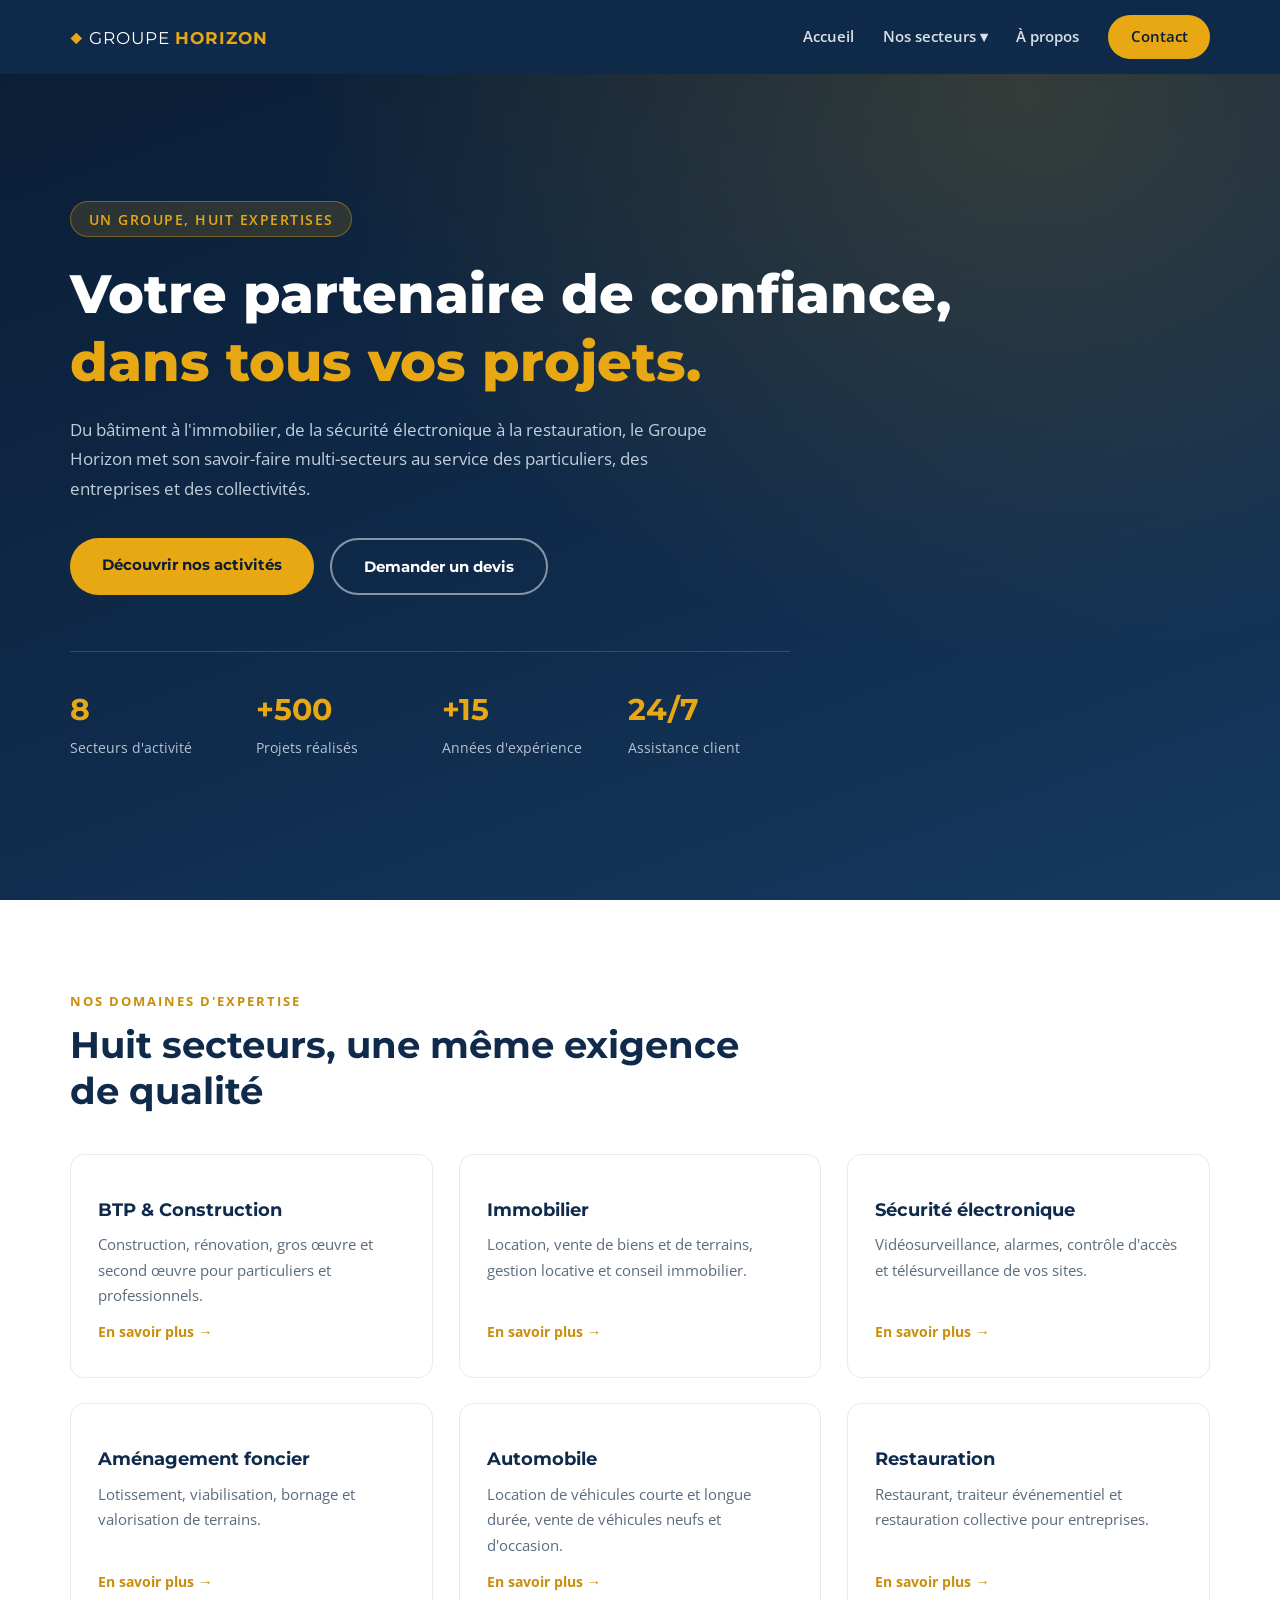
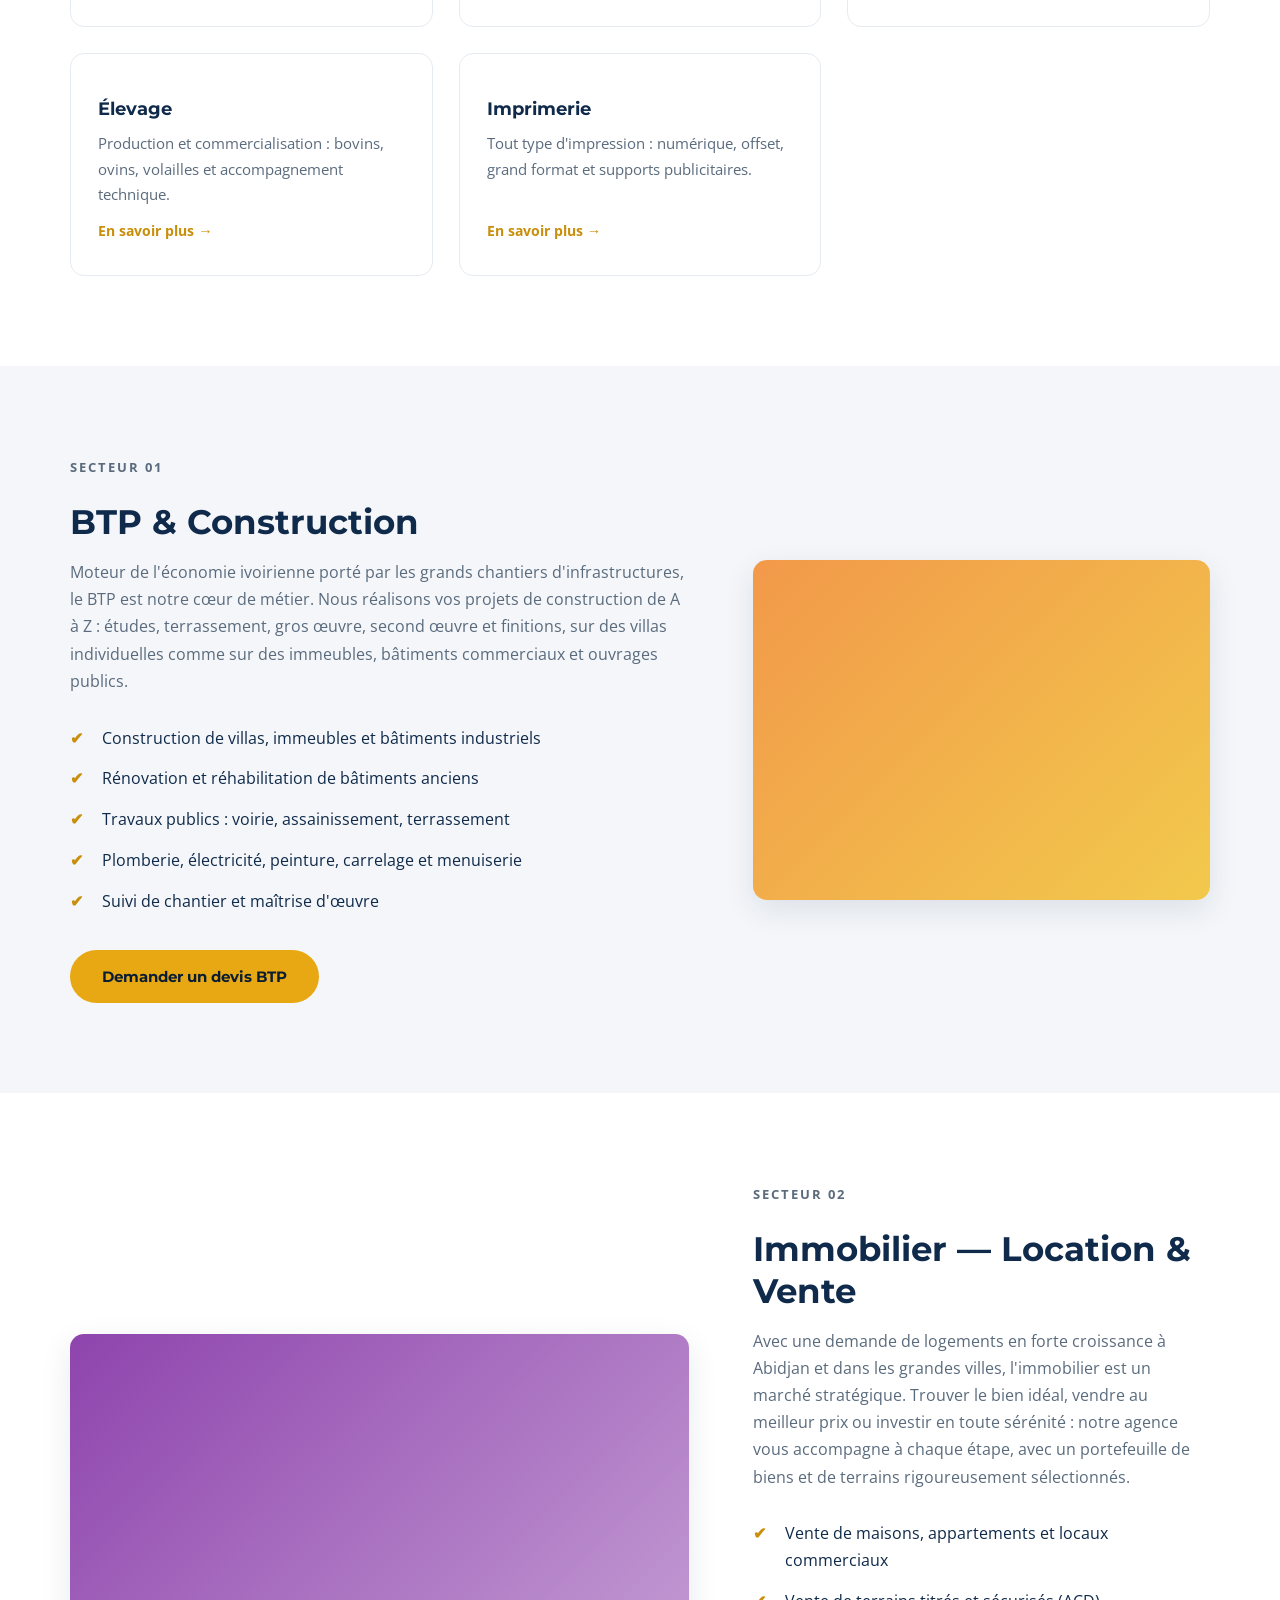
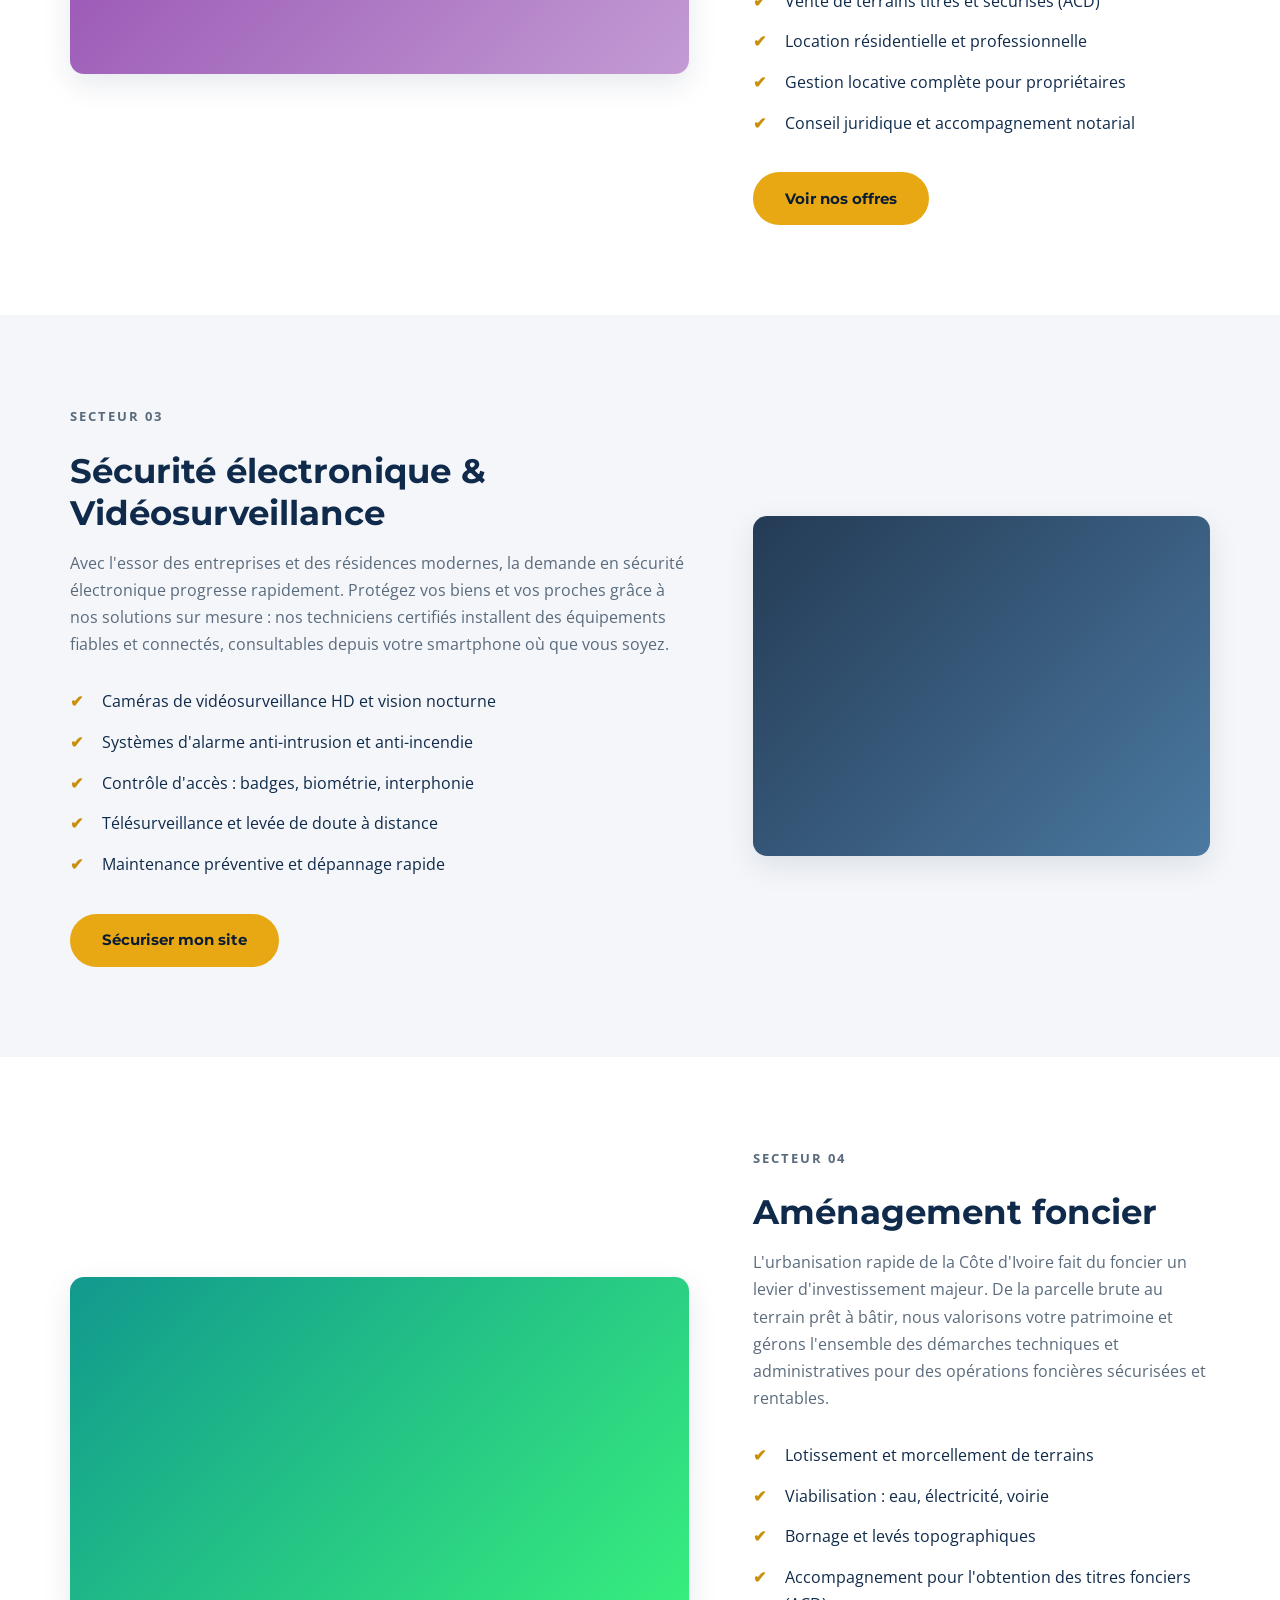
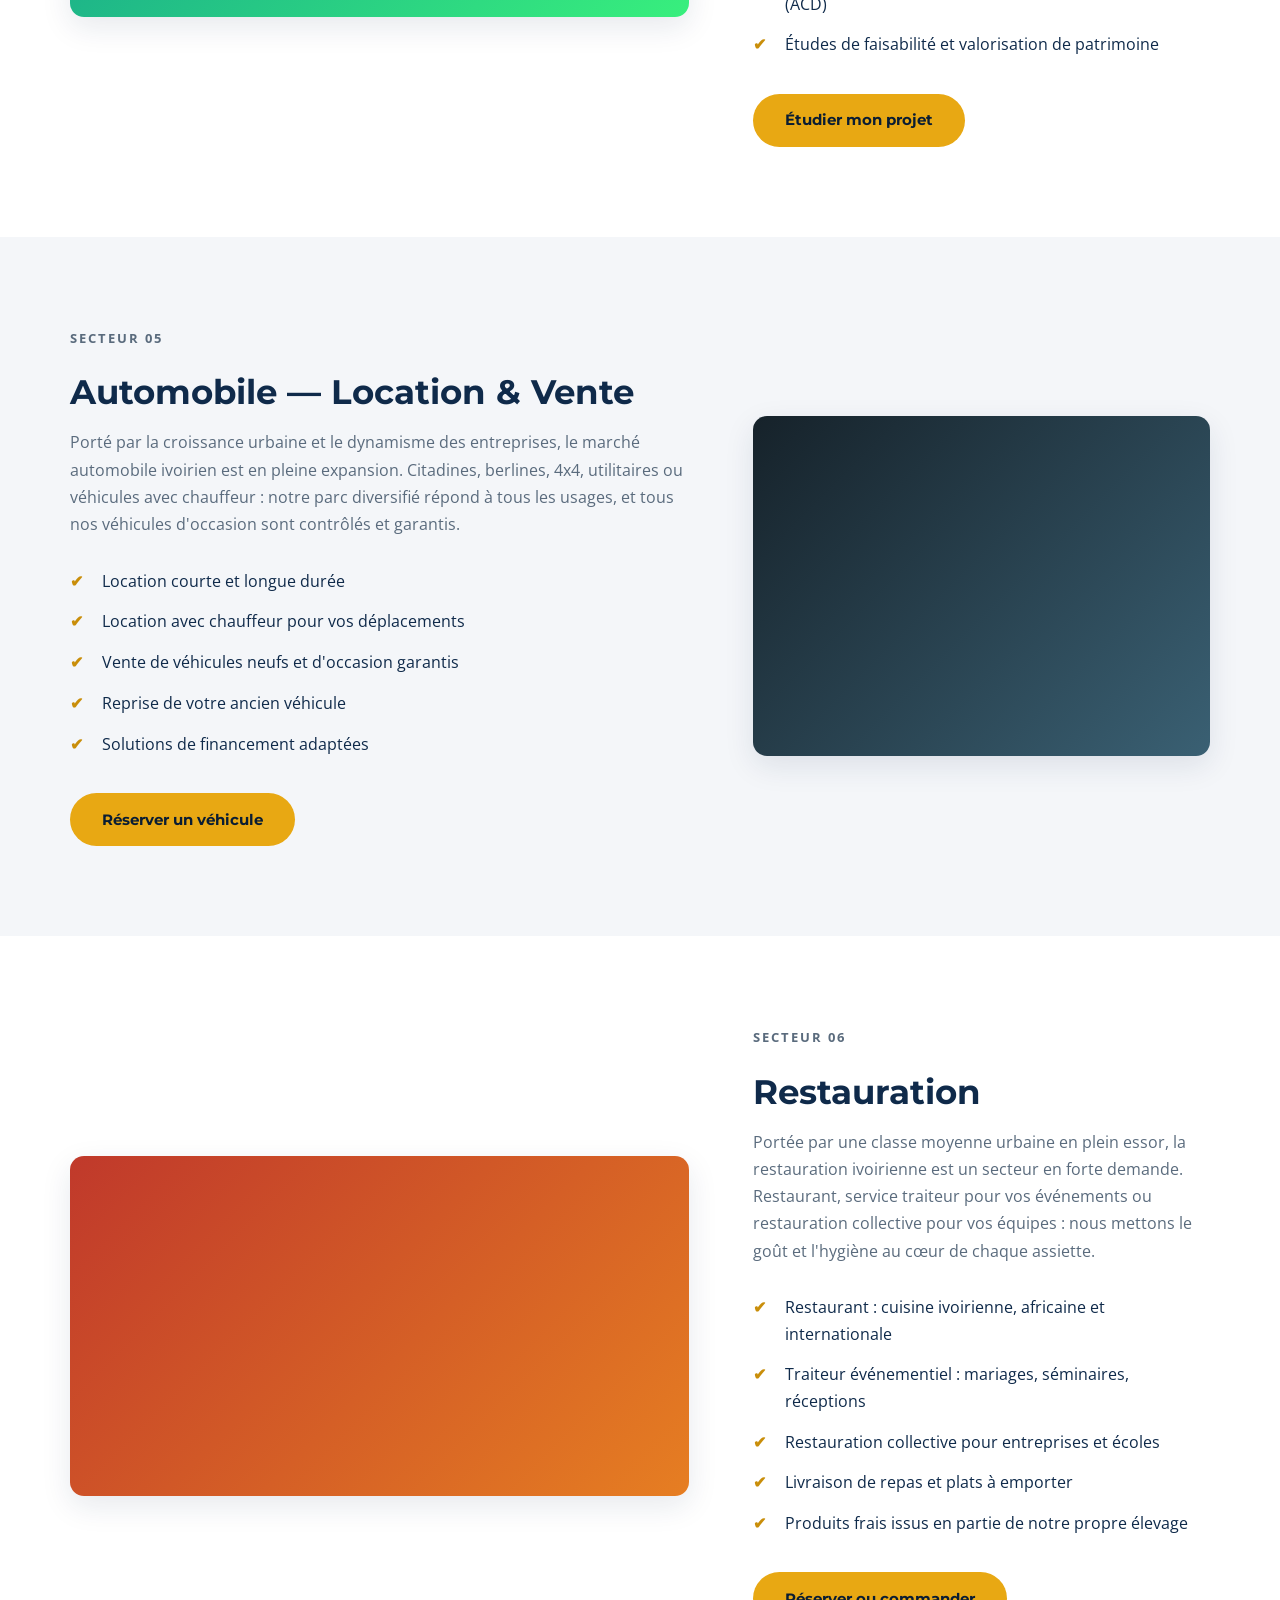
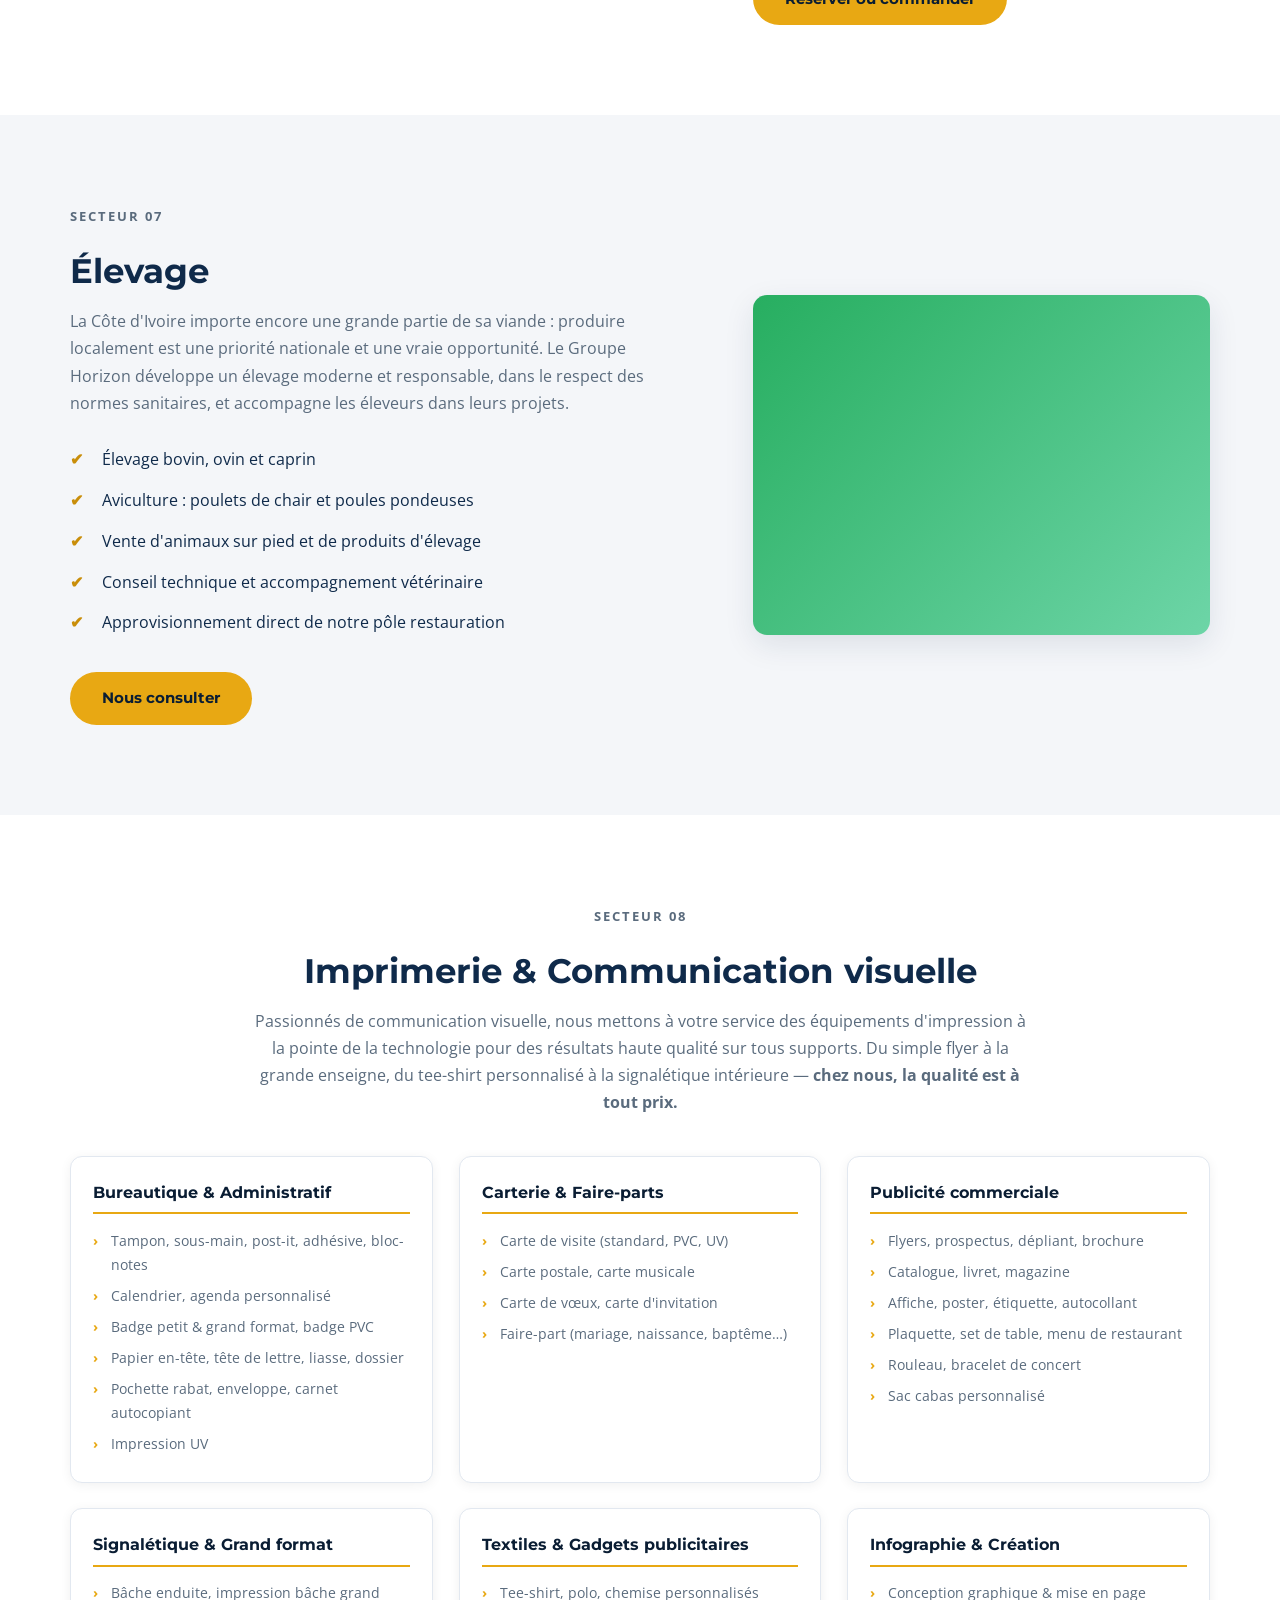
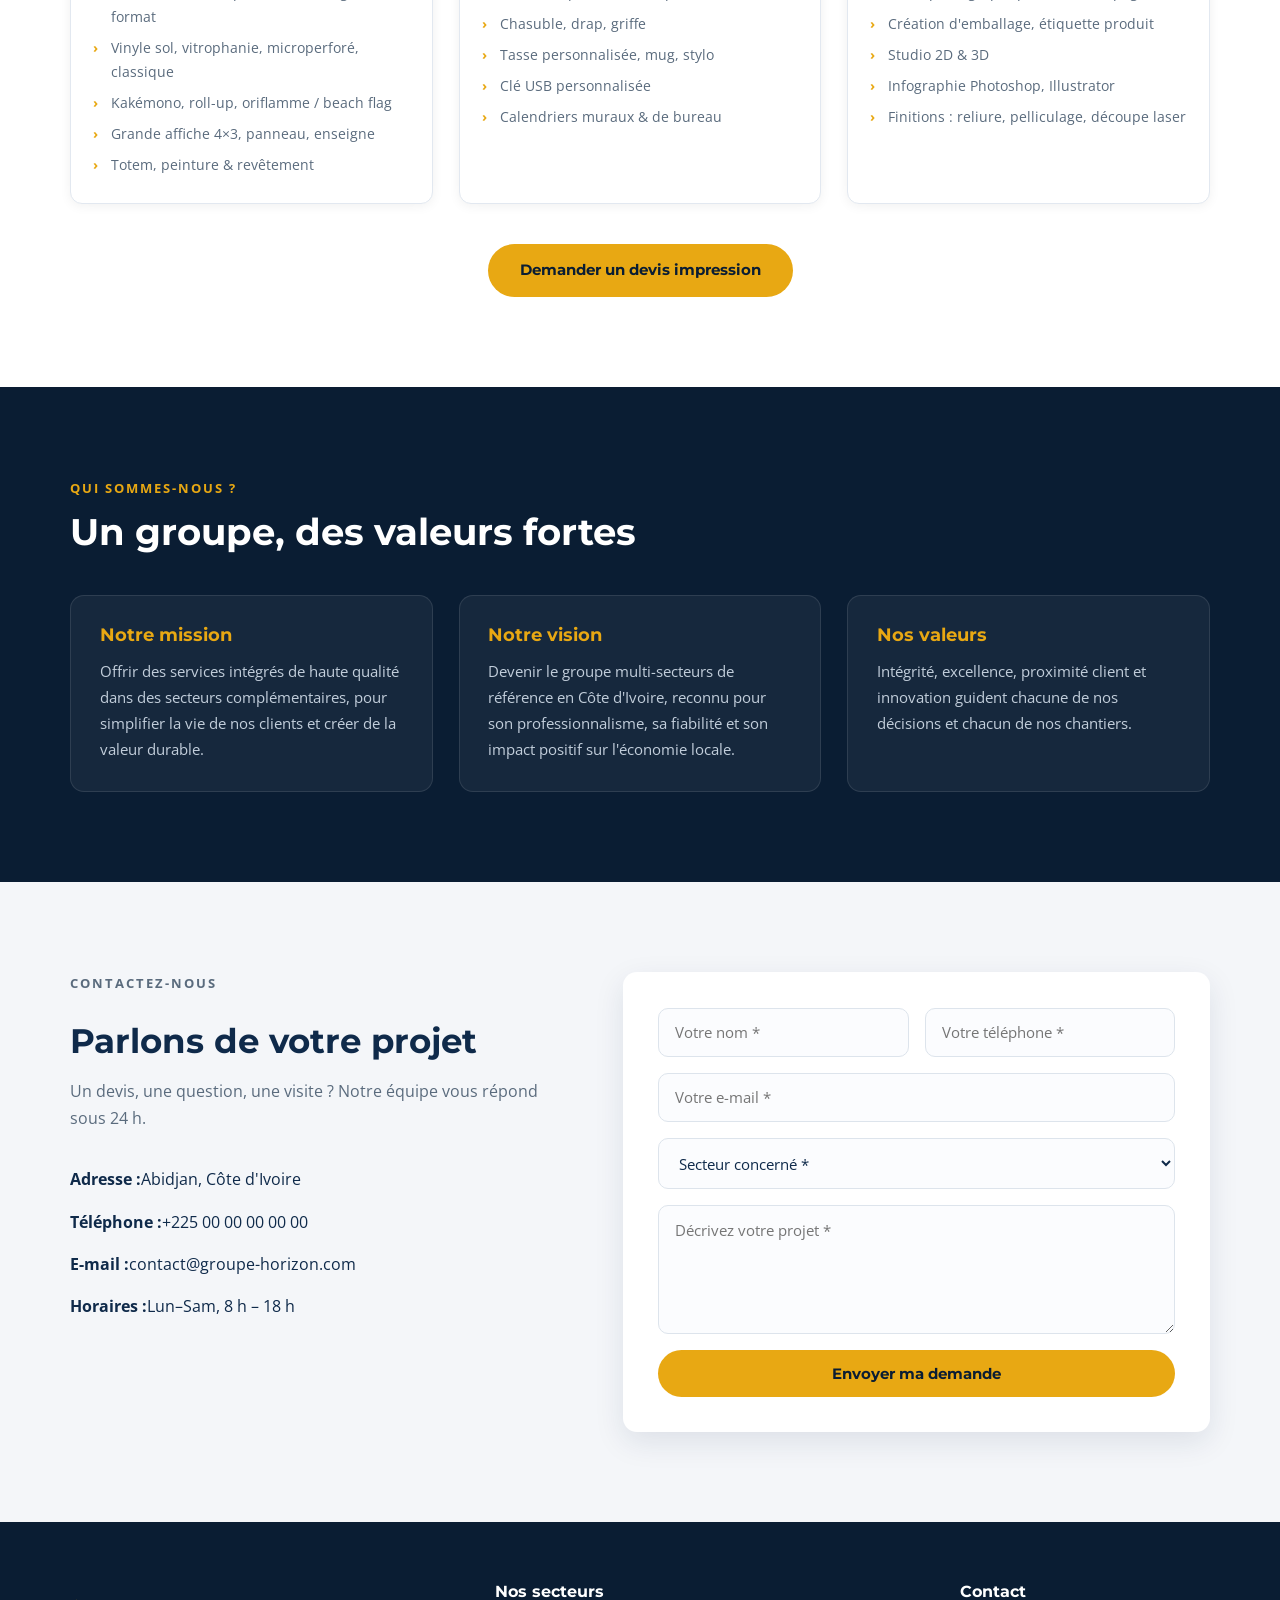
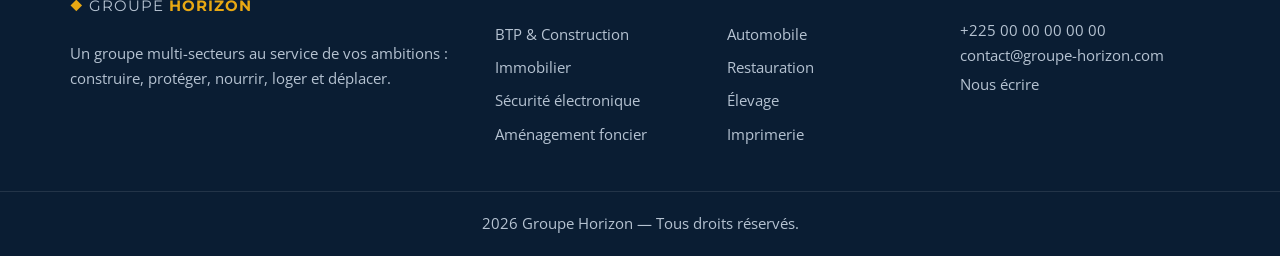
<file: index.html>
<!DOCTYPE html>
<html lang="fr">
<head>
  <meta charset="UTF-8">
  <meta name="viewport" content="width=device-width, initial-scale=1.0">
  <title>Groupe Horizon — BTP, Immobilier, Foncier, Automobile, Restauration, Élevage, Sécurité, Imprimerie</title>
  <meta name="description" content="Groupe Horizon : votre partenaire multi-secteurs en Côte d'Ivoire — BTP, immobilier, aménagement foncier, automobile, restauration, élevage, sécurité électronique et imprimerie.">
  <link rel="preconnect" href="https://fonts.googleapis.com">
  <link rel="preconnect" href="https://fonts.gstatic.com" crossorigin>
  <link href="https://fonts.googleapis.com/css2?family=Montserrat:wght@400;600;700;800&family=Open+Sans:wght@400;600&display=swap" rel="stylesheet">
  <link rel="stylesheet" href="css/style.css">
</head>
<body>

  <!-- ===== EN-TÊTE ===== -->
  <header class="header" id="header">
    <div class="container nav-wrap">
      <a href="#accueil" class="logo">
          <img class="logo-img" alt="Groupe Horizon" style="display:none;height:44px;max-width:180px;object-fit:contain;vertical-align:middle;">
          <span class="logo-text">
          <span class="logo-icon">◆</span>
          <span>GROUPE <strong>HORIZON</strong></span>
          </span>
        </a>
      <nav class="nav" id="nav">
        <a href="#accueil">Accueil</a>
        <div class="dropdown">
          <a href="#secteurs" class="drop-btn">Nos secteurs ▾</a>
          <div class="dropdown-content">
            <a href="btp.html">BTP &amp; Construction</a>
            <a href="immobilier.html">Immobilier</a>
            <a href="securite.html">Sécurité &amp; Vidéosurveillance</a>
            <a href="foncier.html">Aménagement foncier</a>
            <a href="automobile.html">Automobile</a>
            <a href="restauration.html">Restauration</a>
            <a href="elevage.html">Élevage</a>
            <a href="imprimerie.html">Imprimerie</a>
          </div>
        </div>
        <a href="#apropos">À propos</a>
        <a href="#contact" class="btn-nav">Contact</a>
      </nav>
      <button class="burger" id="burger" aria-label="Menu">
        <span></span><span></span><span></span>
      </button>
    </div>
  </header>

  <!-- ===== ACCUEIL / HERO ===== -->
  <section class="hero" id="accueil">
    <div class="container hero-content">
      <p class="hero-tag">Un groupe, huit expertises</p>
      <h1>Votre partenaire de confiance,<br><span class="accent">dans tous vos projets.</span></h1>
      <p class="hero-sub">
        Du bâtiment à l'immobilier, de la sécurité électronique à la restauration,
        le Groupe Horizon met son savoir-faire multi-secteurs au service des particuliers,
        des entreprises et des collectivités.
      </p>
      <div class="hero-actions">
        <a href="#secteurs" class="btn btn-primary">Découvrir nos activités</a>
        <a href="#contact" class="btn btn-outline">Demander un devis</a>
      </div>
      <div class="hero-stats">
        <div><strong>8</strong><span>Secteurs d'activité</span></div>
        <div><strong>+500</strong><span>Projets réalisés</span></div>
        <div><strong>+15</strong><span>Années d'expérience</span></div>
        <div><strong>24/7</strong><span>Assistance client</span></div>
      </div>
    </div>
  </section>

  <!-- ===== APERÇU DES SECTEURS (classés par influence sur le marché ivoirien) ===== -->
  <section class="section" id="secteurs">
    <div class="container">
      <p class="section-tag">Nos domaines d'expertise</p>
      <h2 class="section-title">Huit secteurs, une même exigence de qualité</h2>
      <div class="grid-cards">
        <a href="btp.html" class="card reveal">
          <div class="card-icon"></div>
          <h3>BTP &amp; Construction</h3>
          <p>Construction, rénovation, gros œuvre et second œuvre pour particuliers et professionnels.</p>
          <span class="card-link">En savoir plus →</span>
        </a>
        <a href="immobilier.html" class="card reveal">
          <div class="card-icon"></div>
          <h3>Immobilier</h3>
          <p>Location, vente de biens et de terrains, gestion locative et conseil immobilier.</p>
          <span class="card-link">En savoir plus →</span>
        </a>
        <a href="securite.html" class="card reveal">
          <div class="card-icon"></div>
          <h3>Sécurité électronique</h3>
          <p>Vidéosurveillance, alarmes, contrôle d'accès et télésurveillance de vos sites.</p>
          <span class="card-link">En savoir plus →</span>
        </a>
        <a href="foncier.html" class="card reveal">
          <div class="card-icon"></div>
          <h3>Aménagement foncier</h3>
          <p>Lotissement, viabilisation, bornage et valorisation de terrains.</p>
          <span class="card-link">En savoir plus →</span>
        </a>
        <a href="automobile.html" class="card reveal">
          <div class="card-icon"></div>
          <h3>Automobile</h3>
          <p>Location de véhicules courte et longue durée, vente de véhicules neufs et d'occasion.</p>
          <span class="card-link">En savoir plus →</span>
        </a>
        <a href="restauration.html" class="card reveal">
          <div class="card-icon"></div>
          <h3>Restauration</h3>
          <p>Restaurant, traiteur événementiel et restauration collective pour entreprises.</p>
          <span class="card-link">En savoir plus →</span>
        </a>
        <a href="elevage.html" class="card reveal">
          <div class="card-icon"></div>
          <h3>Élevage</h3>
          <p>Production et commercialisation : bovins, ovins, volailles et accompagnement technique.</p>
          <span class="card-link">En savoir plus →</span>
        </a>
        <a href="imprimerie.html" class="card reveal">
          <div class="card-icon"></div>
          <h3>Imprimerie</h3>
          <p>Tout type d'impression : numérique, offset, grand format et supports publicitaires.</p>
          <span class="card-link">En savoir plus →</span>
        </a>
      </div>
    </div>
  </section>

  <!-- ===== 01 — BTP ===== -->
  <section class="sector sector-alt" id="btp">
    <div class="container sector-wrap">
      <div class="sector-text reveal">
        <p class="section-tag">Secteur 01</p>
        <h2>BTP &amp; Construction</h2>
        <p>
          Moteur de l'économie ivoirienne porté par les grands chantiers d'infrastructures,
          le BTP est notre cœur de métier. Nous réalisons vos projets de construction de A à Z :
          études, terrassement, gros œuvre, second œuvre et finitions, sur des villas individuelles
          comme sur des immeubles, bâtiments commerciaux et ouvrages publics.
        </p>
        <ul class="checklist">
          <li>Construction de villas, immeubles et bâtiments industriels</li>
          <li>Rénovation et réhabilitation de bâtiments anciens</li>
          <li>Travaux publics : voirie, assainissement, terrassement</li>
          <li>Plomberie, électricité, peinture, carrelage et menuiserie</li>
          <li>Suivi de chantier et maîtrise d'œuvre</li>
        </ul>
        <a href="#contact" class="btn btn-primary">Demander un devis BTP</a>
      </div>
      <div class="sector-visual reveal" aria-hidden="true">
        <div class="visual-box visual-btp"><span></span></div>
      </div>
    </div>
  </section>

  <!-- ===== 02 — IMMOBILIER ===== -->
  <section class="sector" id="immobilier">
    <div class="container sector-wrap reverse">
      <div class="sector-text reveal">
        <p class="section-tag">Secteur 02</p>
        <h2>Immobilier — Location &amp; Vente</h2>
        <p>
          Avec une demande de logements en forte croissance à Abidjan et dans les grandes villes,
          l'immobilier est un marché stratégique. Trouver le bien idéal, vendre au meilleur prix
          ou investir en toute sérénité : notre agence vous accompagne à chaque étape, avec un
          portefeuille de biens et de terrains rigoureusement sélectionnés.
        </p>
        <ul class="checklist">
          <li>Vente de maisons, appartements et locaux commerciaux</li>
          <li>Vente de terrains titrés et sécurisés (ACD)</li>
          <li>Location résidentielle et professionnelle</li>
          <li>Gestion locative complète pour propriétaires</li>
          <li>Conseil juridique et accompagnement notarial</li>
        </ul>
        <a href="#contact" class="btn btn-primary">Voir nos offres</a>
      </div>
      <div class="sector-visual reveal" aria-hidden="true">
        <div class="visual-box visual-immo"><span></span></div>
      </div>
    </div>
  </section>

  <!-- ===== 03 — SÉCURITÉ ===== -->
  <section class="sector sector-alt" id="securite">
    <div class="container sector-wrap">
      <div class="sector-text reveal">
        <p class="section-tag">Secteur 03</p>
        <h2>Sécurité électronique &amp; Vidéosurveillance</h2>
        <p>
          Avec l'essor des entreprises et des résidences modernes, la demande en sécurité
          électronique progresse rapidement. Protégez vos biens et vos proches grâce à nos
          solutions sur mesure : nos techniciens certifiés installent des équipements fiables
          et connectés, consultables depuis votre smartphone où que vous soyez.
        </p>
        <ul class="checklist">
          <li>Caméras de vidéosurveillance HD et vision nocturne</li>
          <li>Systèmes d'alarme anti-intrusion et anti-incendie</li>
          <li>Contrôle d'accès : badges, biométrie, interphonie</li>
          <li>Télésurveillance et levée de doute à distance</li>
          <li>Maintenance préventive et dépannage rapide</li>
        </ul>
        <a href="#contact" class="btn btn-primary">Sécuriser mon site</a>
      </div>
      <div class="sector-visual reveal" aria-hidden="true">
        <div class="visual-box visual-secu"><span></span></div>
      </div>
    </div>
  </section>

  <!-- ===== 04 — AMÉNAGEMENT FONCIER ===== -->
  <section class="sector" id="foncier">
    <div class="container sector-wrap reverse">
      <div class="sector-text reveal">
        <p class="section-tag">Secteur 04</p>
        <h2>Aménagement foncier</h2>
        <p>
          L'urbanisation rapide de la Côte d'Ivoire fait du foncier un levier d'investissement majeur.
          De la parcelle brute au terrain prêt à bâtir, nous valorisons votre patrimoine et gérons
          l'ensemble des démarches techniques et administratives pour des opérations foncières
          sécurisées et rentables.
        </p>
        <ul class="checklist">
          <li>Lotissement et morcellement de terrains</li>
          <li>Viabilisation : eau, électricité, voirie</li>
          <li>Bornage et levés topographiques</li>
          <li>Accompagnement pour l'obtention des titres fonciers (ACD)</li>
          <li>Études de faisabilité et valorisation de patrimoine</li>
        </ul>
        <a href="#contact" class="btn btn-primary">Étudier mon projet</a>
      </div>
      <div class="sector-visual reveal" aria-hidden="true">
        <div class="visual-box visual-foncier"><span></span></div>
      </div>
    </div>
  </section>

  <!-- ===== 05 — AUTOMOBILE ===== -->
  <section class="sector sector-alt" id="automobile">
    <div class="container sector-wrap">
      <div class="sector-text reveal">
        <p class="section-tag">Secteur 05</p>
        <h2>Automobile — Location &amp; Vente</h2>
        <p>
          Porté par la croissance urbaine et le dynamisme des entreprises, le marché automobile
          ivoirien est en pleine expansion. Citadines, berlines, 4x4, utilitaires ou véhicules
          avec chauffeur : notre parc diversifié répond à tous les usages, et tous nos véhicules
          d'occasion sont contrôlés et garantis.
        </p>
        <ul class="checklist">
          <li>Location courte et longue durée</li>
          <li>Location avec chauffeur pour vos déplacements</li>
          <li>Vente de véhicules neufs et d'occasion garantis</li>
          <li>Reprise de votre ancien véhicule</li>
          <li>Solutions de financement adaptées</li>
        </ul>
        <a href="#contact" class="btn btn-primary">Réserver un véhicule</a>
      </div>
      <div class="sector-visual reveal" aria-hidden="true">
        <div class="visual-box visual-auto"><span></span></div>
      </div>
    </div>
  </section>

  <!-- ===== 06 — RESTAURATION ===== -->
  <section class="sector" id="restauration">
    <div class="container sector-wrap reverse">
      <div class="sector-text reveal">
        <p class="section-tag">Secteur 06</p>
        <h2>Restauration</h2>
        <p>
          Portée par une classe moyenne urbaine en plein essor, la restauration ivoirienne est
          un secteur en forte demande. Restaurant, service traiteur pour vos événements ou
          restauration collective pour vos équipes : nous mettons le goût et l'hygiène au cœur
          de chaque assiette.
        </p>
        <ul class="checklist">
          <li>Restaurant : cuisine ivoirienne, africaine et internationale</li>
          <li>Traiteur événementiel : mariages, séminaires, réceptions</li>
          <li>Restauration collective pour entreprises et écoles</li>
          <li>Livraison de repas et plats à emporter</li>
          <li>Produits frais issus en partie de notre propre élevage</li>
        </ul>
        <a href="#contact" class="btn btn-primary">Réserver ou commander</a>
      </div>
      <div class="sector-visual reveal" aria-hidden="true">
        <div class="visual-box visual-resto"><span></span></div>
      </div>
    </div>
  </section>

  <!-- ===== 07 — ÉLEVAGE ===== -->
  <section class="sector sector-alt" id="elevage">
    <div class="container sector-wrap">
      <div class="sector-text reveal">
        <p class="section-tag">Secteur 07</p>
        <h2>Élevage</h2>
        <p>
          La Côte d'Ivoire importe encore une grande partie de sa viande : produire localement
          est une priorité nationale et une vraie opportunité. Le Groupe Horizon développe un
          élevage moderne et responsable, dans le respect des normes sanitaires, et accompagne
          les éleveurs dans leurs projets.
        </p>
        <ul class="checklist">
          <li>Élevage bovin, ovin et caprin</li>
          <li>Aviculture : poulets de chair et poules pondeuses</li>
          <li>Vente d'animaux sur pied et de produits d'élevage</li>
          <li>Conseil technique et accompagnement vétérinaire</li>
          <li>Approvisionnement direct de notre pôle restauration</li>
        </ul>
        <a href="#contact" class="btn btn-primary">Nous consulter</a>
      </div>
      <div class="sector-visual reveal" aria-hidden="true">
        <div class="visual-box visual-elevage"><span></span></div>
      </div>
    </div>
  </section>

  <!-- ===== 08 — IMPRIMERIE ===== -->
  <section class="sector" id="imprimerie">
    <div class="container">
      <div class="sector-text reveal" style="max-width:100%;text-align:center;margin-bottom:2.5rem;">
        <p class="section-tag">Secteur 08</p>
        <h2>Imprimerie &amp; Communication visuelle</h2>
        <p style="max-width:780px;margin:1rem auto 0;">
          Passionnés de communication visuelle, nous mettons à votre service des équipements
          d'impression à la pointe de la technologie pour des résultats haute qualité sur
          tous supports. Du simple flyer à la grande enseigne, du tee-shirt personnalisé
          à la signalétique intérieure — <strong>chez nous, la qualité est à tout prix.</strong>
        </p>
      </div>

      <!-- Grille des catégories -->
      <div class="impr-categories reveal">

        <div class="impr-cat">
          <h3 class="impr-cat-title">Bureautique &amp; Administratif</h3>
          <ul class="impr-list">
            <li>Tampon, sous-main, post-it, adhésive, bloc-notes</li>
            <li>Calendrier, agenda personnalisé</li>
            <li>Badge petit &amp; grand format, badge PVC</li>
            <li>Papier en-tête, tête de lettre, liasse, dossier</li>
            <li>Pochette rabat, enveloppe, carnet autocopiant</li>
            <li>Impression UV</li>
          </ul>
        </div>

        <div class="impr-cat">
          <h3 class="impr-cat-title">Carterie &amp; Faire-parts</h3>
          <ul class="impr-list">
            <li>Carte de visite (standard, PVC, UV)</li>
            <li>Carte postale, carte musicale</li>
            <li>Carte de vœux, carte d'invitation</li>
            <li>Faire-part (mariage, naissance, baptême…)</li>
          </ul>
        </div>

        <div class="impr-cat">
          <h3 class="impr-cat-title">Publicité commerciale</h3>
          <ul class="impr-list">
            <li>Flyers, prospectus, dépliant, brochure</li>
            <li>Catalogue, livret, magazine</li>
            <li>Affiche, poster, étiquette, autocollant</li>
            <li>Plaquette, set de table, menu de restaurant</li>
            <li>Rouleau, bracelet de concert</li>
            <li>Sac cabas personnalisé</li>
          </ul>
        </div>

        <div class="impr-cat">
          <h3 class="impr-cat-title">Signalétique &amp; Grand format</h3>
          <ul class="impr-list">
            <li>Bâche enduite, impression bâche grand format</li>
            <li>Vinyle sol, vitrophanie, microperforé, classique</li>
            <li>Kakémono, roll-up, oriflamme / beach flag</li>
            <li>Grande affiche 4×3, panneau, enseigne</li>
            <li>Totem, peinture &amp; revêtement</li>
          </ul>
        </div>

        <div class="impr-cat">
          <h3 class="impr-cat-title">Textiles &amp; Gadgets publicitaires</h3>
          <ul class="impr-list">
            <li>Tee-shirt, polo, chemise personnalisés</li>
            <li>Chasuble, drap, griffe</li>
            <li>Tasse personnalisée, mug, stylo</li>
            <li>Clé USB personnalisée</li>
            <li>Calendriers muraux &amp; de bureau</li>
          </ul>
        </div>

        <div class="impr-cat">
          <h3 class="impr-cat-title">Infographie &amp; Création</h3>
          <ul class="impr-list">
            <li>Conception graphique &amp; mise en page</li>
            <li>Création d'emballage, étiquette produit</li>
            <li>Studio 2D &amp; 3D</li>
            <li>Infographie Photoshop, Illustrator</li>
            <li>Finitions : reliure, pelliculage, découpe laser</li>
          </ul>
        </div>

      </div><!-- /impr-categories -->


      <div style="text-align:center;margin-top:2.5rem;">
        <a href="#contact" class="btn btn-primary">Demander un devis impression</a>
      </div>
    </div>
  </section>

  <!-- ===== À PROPOS ===== -->
  <section class="section about" id="apropos">
    <div class="container">
      <p class="section-tag">Qui sommes-nous ?</p>
      <h2 class="section-title">Un groupe, des valeurs fortes</h2>
      <div class="about-grid">
        <div class="about-card reveal">
          <h3>Notre mission</h3>
          <p>Offrir des services intégrés de haute qualité dans des secteurs complémentaires, pour simplifier la vie de nos clients et créer de la valeur durable.</p>
        </div>
        <div class="about-card reveal">
          <h3>Notre vision</h3>
          <p>Devenir le groupe multi-secteurs de référence en Côte d'Ivoire, reconnu pour son professionnalisme, sa fiabilité et son impact positif sur l'économie locale.</p>
        </div>
        <div class="about-card reveal">
          <h3>Nos valeurs</h3>
          <p>Intégrité, excellence, proximité client et innovation guident chacune de nos décisions et chacun de nos chantiers.</p>
        </div>
      </div>
    </div>
  </section>

  <!-- ===== CONTACT ===== -->
  <section class="section contact" id="contact">
    <div class="container contact-wrap">
      <div class="contact-info reveal">
        <p class="section-tag">Contactez-nous</p>
        <h2>Parlons de votre projet</h2>
        <p>Un devis, une question, une visite ? Notre équipe vous répond sous 24 h.</p>
        <ul class="contact-list">
          <li><strong>Adresse :</strong>Abidjan, Côte d'Ivoire</li>
          <li><strong>Téléphone :</strong>+225 00 00 00 00 00</li>
          <li><strong>E-mail :</strong>contact@groupe-horizon.com</li>
          <li><strong>Horaires :</strong>Lun–Sam, 8 h – 18 h</li>
        </ul>
      </div>
      <form class="contact-form reveal" id="contactForm">
        <div class="form-row">
          <input type="text" name="nom" placeholder="Votre nom *" required>
          <input type="tel" name="telephone" placeholder="Votre téléphone *" required>
        </div>
        <input type="email" name="email" placeholder="Votre e-mail *" required>
        <select name="secteur" required>
          <option value="" disabled selected>Secteur concerné *</option>
          <option>BTP &amp; Construction</option>
          <option>Immobilier</option>
          <option>Sécurité &amp; Vidéosurveillance</option>
          <option>Aménagement foncier</option>
          <option>Automobile</option>
          <option>Restauration</option>
          <option>Élevage</option>
          <option>Imprimerie</option>
          <option>Autre</option>
        </select>
        <textarea name="message" rows="5" placeholder="Décrivez votre projet *" required></textarea>
        <button type="submit" class="btn btn-primary btn-full">Envoyer ma demande</button>
        <p class="form-success" id="formSuccess">Merci ! Votre message a bien été enregistré. Nous vous recontactons très vite.</p>
      </form>
    </div>
  </section>

  <!-- ===== PIED DE PAGE ===== -->
  <footer class="footer">
    <div class="container footer-grid">
      <div>
        <a href="#accueil" class="logo logo-footer">
          <img class="logo-img" alt="Groupe Horizon" style="display:none;height:44px;max-width:180px;object-fit:contain;vertical-align:middle;">
          <span class="logo-text">
          <span class="logo-icon">◆</span>
          <span>GROUPE <strong>HORIZON</strong></span>
          </span>
        </a>
        <p>Un groupe multi-secteurs au service de vos ambitions : construire, protéger, nourrir, loger et déplacer.</p>
      </div>
      <div>
        <h4>Nos secteurs</h4>
        <a href="btp.html">BTP &amp; Construction</a>
        <a href="immobilier.html">Immobilier</a>
        <a href="securite.html">Sécurité électronique</a>
        <a href="foncier.html">Aménagement foncier</a>
      </div>
      <div>
        <h4>&nbsp;</h4>
        <a href="automobile.html">Automobile</a>
        <a href="restauration.html">Restauration</a>
        <a href="elevage.html">Élevage</a>
        <a href="imprimerie.html">Imprimerie</a>
      </div>
      <div>
        <h4>Contact</h4>
        <p>+225 00 00 00 00 00<br>contact@groupe-horizon.com</p>
        <a href="#contact">Nous écrire</a>
      </div>
    </div>
    <div class="footer-bottom">
      <p>2026 Groupe Horizon — Tous droits réservés.</p>
    </div>
  </footer>

  <script src="js/admin-content.js"></script>
  <script src="js/main.js"></script>
</body>
</html>
</file>
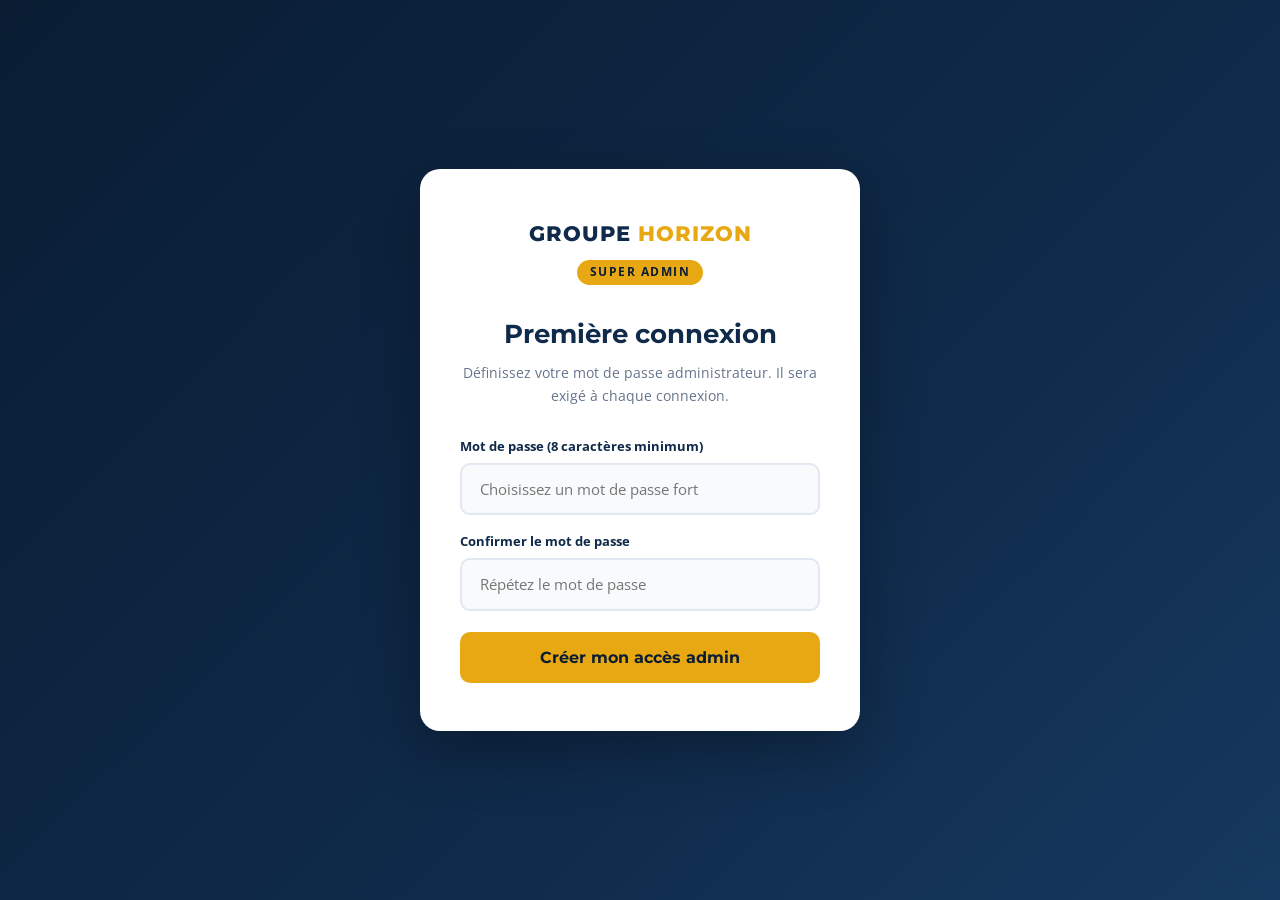
<file: admin.html>
<!DOCTYPE html>
<html lang="fr">
<head>
  <meta charset="UTF-8">
  <meta name="viewport" content="width=device-width, initial-scale=1.0">
  <title>Super Admin — Groupe Horizon</title>
  <link href="https://fonts.googleapis.com/css2?family=Montserrat:wght@400;600;700;800&family=Open+Sans:wght@400;600&display=swap" rel="stylesheet">
  <style>
    *, *::before, *::after { margin: 0; padding: 0; box-sizing: border-box; }
    :root {
      --navy: #0f2a4a; --navy-dark: #0a1d33; --navy-light: #16395f;
      --gold: #e8a813; --gold-dark: #c98e0a;
      --white: #fff; --gray-50: #f8fafc; --gray-100: #f1f5f9;
      --gray-200: #e2e8f0; --gray-500: #64748b; --gray-700: #334155;
      --green: #10b981; --red: #ef4444;
      --radius: 12px; --shadow: 0 4px 24px rgba(0,0,0,.08);
    }
    body { font-family: 'Open Sans', sans-serif; background: var(--gray-100); color: var(--gray-700); line-height: 1.6; }
    h1,h2,h3,h4,h5 { font-family: 'Montserrat', sans-serif; }

    /* ====== AUTH ====== */
    .auth-screen {
      min-height: 100vh; display: flex; align-items: center; justify-content: center;
      background: linear-gradient(135deg, var(--navy-dark) 0%, var(--navy) 60%, var(--navy-light) 100%);
      padding: 2rem;
    }
    .auth-card {
      background: var(--white); border-radius: 20px; padding: 3rem 2.5rem;
      width: min(440px, 100%); box-shadow: 0 20px 60px rgba(0,0,0,.3); text-align: center;
    }
    .auth-logo { font-family: 'Montserrat',sans-serif; font-size: 1.3rem; font-weight: 800; color: var(--navy); letter-spacing: 1px; }
    .auth-logo span { color: var(--gold); }
    .auth-badge {
      display: inline-block; background: var(--gold); color: var(--navy-dark);
      font-size: .72rem; font-weight: 700; padding: .2rem .8rem; border-radius: 50px;
      letter-spacing: 1.5px; text-transform: uppercase; margin: .6rem 0 1.8rem;
    }
    .auth-title { font-size: 1.6rem; color: var(--navy); margin-bottom: .4rem; }
    .auth-subtitle { color: var(--gray-500); font-size: .9rem; margin-bottom: 1.8rem; }
    .auth-form { display: flex; flex-direction: column; gap: 1rem; text-align: left; }
    .auth-field label { display: block; font-size: .82rem; font-weight: 700; color: var(--navy); margin-bottom: .35rem; }
    .auth-field input {
      width: 100%; padding: .9rem 1.1rem; border: 2px solid var(--gray-200); border-radius: 10px;
      font-family: inherit; font-size: .95rem; color: var(--navy); background: var(--gray-50);
      transition: border-color .2s;
    }
    .auth-field input:focus { outline: none; border-color: var(--gold); background: var(--white); }
    .auth-error {
      background: #fef2f2; border: 1px solid #fca5a5; border-radius: 8px;
      color: var(--red); font-size: .87rem; padding: .7rem 1rem; display: none;
    }
    .auth-error.show { display: block; }
    .auth-btn {
      background: var(--gold); color: var(--navy-dark); border: none; padding: 1rem;
      border-radius: 10px; font-family: 'Montserrat',sans-serif; font-weight: 700;
      font-size: 1rem; cursor: pointer; transition: background .2s, transform .1s; margin-top: .3rem;
    }
    .auth-btn:hover { background: var(--gold-dark); }
    .auth-btn:active { transform: scale(.98); }

    /* ====== APP LAYOUT ====== */
    #admin-app { display: none; min-height: 100vh; }
    #admin-app.active { display: flex; }

    .sidebar {
      width: 270px; min-height: 100vh; background: var(--navy-dark);
      display: flex; flex-direction: column; position: fixed; top: 0; left: 0; bottom: 0;
      z-index: 100; overflow-y: auto;
    }
    .sidebar-header { padding: 1.8rem 1.5rem 1.2rem; border-bottom: 1px solid rgba(255,255,255,.08); }
    .sidebar-logo { font-family: 'Montserrat',sans-serif; font-size: 1.05rem; font-weight: 800; color: var(--white); letter-spacing: 1px; }
    .sidebar-logo span { color: var(--gold); }
    .sidebar-badge {
      display: inline-block; background: rgba(232,168,19,.18); color: var(--gold);
      border: 1px solid rgba(232,168,19,.35); font-size: .68rem; font-weight: 700;
      padding: .18rem .65rem; border-radius: 50px; letter-spacing: 1px;
      text-transform: uppercase; margin-top: .4rem;
    }
    .sidebar-nav { padding: .8rem 0; flex: 1; }
    .nav-group-title {
      font-size: .65rem; font-weight: 700; color: rgba(255,255,255,.3);
      letter-spacing: 2px; text-transform: uppercase; padding: 1rem 1.5rem .3rem;
    }
    .nav-item {
      display: flex; align-items: center; gap: .7rem; padding: .65rem 1.5rem;
      color: rgba(255,255,255,.6); font-size: .88rem; font-weight: 600; cursor: pointer;
      transition: all .2s; border-left: 3px solid transparent;
    }
    .nav-item:hover { color: var(--white); background: rgba(255,255,255,.05); }
    .nav-item.active { color: var(--gold); background: rgba(232,168,19,.1); border-left-color: var(--gold); }
    .nav-icon { font-size: 1.05rem; width: 20px; text-align: center; flex-shrink: 0; }
    .sidebar-footer { padding: 1rem 1.5rem 1.5rem; border-top: 1px solid rgba(255,255,255,.08); }
    .logout-btn {
      display: flex; align-items: center; gap: .6rem; width: 100%;
      background: rgba(239,68,68,.1); border: 1px solid rgba(239,68,68,.25);
      color: #f87171; padding: .7rem 1rem; border-radius: 8px; cursor: pointer;
      font-size: .87rem; font-weight: 600; font-family: inherit; transition: all .2s;
    }
    .logout-btn:hover { background: rgba(239,68,68,.2); }

    .main-area { flex: 1; margin-left: 270px; min-height: 100vh; display: flex; flex-direction: column; }
    .topbar {
      background: var(--white); border-bottom: 1px solid var(--gray-200);
      padding: 1rem 2rem; display: flex; align-items: center; justify-content: space-between;
      position: sticky; top: 0; z-index: 50; height: 62px;
    }
    .topbar-title { font-size: 1.15rem; font-weight: 700; color: var(--navy); }
    .topbar-sub { font-size: .78rem; color: var(--gray-500); margin-top: .05rem; }
    .visit-btn {
      background: var(--navy); color: var(--white); border: none; padding: .55rem 1.2rem;
      border-radius: 8px; font-family: inherit; font-size: .82rem; font-weight: 600;
      cursor: pointer; text-decoration: none; display: inline-flex; align-items: center; gap: .4rem;
    }
    .visit-btn:hover { background: var(--navy-light); }
    .content-area { padding: 2rem; flex: 1; }

    /* Panels */
    .panel { display: none; }
    .panel.active { display: block; }

    /* Dashboard */
    .dash-welcome {
      background: linear-gradient(135deg, var(--navy-dark), var(--navy));
      border-radius: var(--radius); padding: 2rem 2.5rem; color: var(--white);
      margin-bottom: 2rem; position: relative; overflow: hidden;
    }
    .dash-welcome::after {
      content: '◆'; position: absolute; right: 2rem; top: 50%; transform: translateY(-50%);
      font-size: 6rem; color: rgba(232,168,19,.12);
    }
    .dash-welcome h2 { font-size: 1.5rem; color: var(--white); margin-bottom: .3rem; }
    .dash-welcome p { color: rgba(255,255,255,.6); font-size: .9rem; }
    .dash-grid { display: grid; grid-template-columns: repeat(auto-fill, minmax(180px,1fr)); gap: 1rem; }
    .dash-card {
      background: var(--white); border-radius: var(--radius); padding: 1.4rem;
      border: 1px solid var(--gray-200); cursor: pointer; transition: all .2s; text-align: center;
    }
    .dash-card:hover { transform: translateY(-3px); box-shadow: var(--shadow); border-color: var(--gold); }
    .dash-icon { font-size: 2rem; margin-bottom: .5rem; }
    .dash-name { font-size: .88rem; font-weight: 700; color: var(--navy); }
    .dash-status { font-size: .74rem; color: var(--gray-500); margin-top: .25rem; }
    .dot { display: inline-block; width: 7px; height: 7px; border-radius: 50%; background: var(--green); margin-right: 3px; }

    /* Form sections */
    .form-section {
      background: var(--white); border-radius: var(--radius);
      border: 1px solid var(--gray-200); margin-bottom: 1.5rem; overflow: hidden;
    }
    .section-head {
      padding: 1rem 1.5rem; background: var(--gray-50); border-bottom: 1px solid var(--gray-200);
      display: flex; align-items: center; gap: .6rem;
    }
    .section-head-title { font-size: .93rem; font-weight: 700; color: var(--navy); }
    .badge-pill {
      background: rgba(232,168,19,.15); color: var(--gold-dark);
      font-size: .68rem; font-weight: 700; padding: .15rem .6rem; border-radius: 50px;
    }
    .section-body { padding: 1.5rem; display: flex; flex-direction: column; gap: 1rem; }
    .fg { display: flex; flex-direction: column; gap: .35rem; }
    .fg.row2 { display: grid; grid-template-columns: 1fr 1fr; gap: 1rem; }
    .fg.row3 { display: grid; grid-template-columns: 1fr 1fr 1fr; gap: 1rem; }
    .fg label { font-size: .8rem; font-weight: 700; color: var(--navy); }
    .fg .hint { font-size: .73rem; color: var(--gray-500); }
    .fi, textarea.fi {
      width: 100%; padding: .72rem .95rem; border: 1.5px solid var(--gray-200); border-radius: 8px;
      font-family: inherit; font-size: .9rem; color: var(--navy); background: var(--gray-50);
      transition: border-color .2s, background .2s; resize: vertical;
    }
    .fi:focus, textarea.fi:focus { outline: none; border-color: var(--gold); background: var(--white); }
    textarea.fi { min-height: 78px; }
    input[type="color"].fi { padding: .25rem; height: 44px; cursor: pointer; }

    /* Card editors grid */
    .cards-editor { display: grid; grid-template-columns: repeat(3,1fr); gap: 1rem; }
    .card-ed {
      border: 1.5px solid var(--gray-200); border-radius: 10px; padding: 1rem;
      background: var(--gray-50);
    }
    .card-ed-num { font-size: .7rem; font-weight: 700; color: var(--gold-dark); text-transform: uppercase; letter-spacing: 1px; margin-bottom: .75rem; display:flex; align-items:center; justify-content:space-between; }
    .card-ed .fg { gap: .25rem; margin-bottom: .5rem; }
    .card-ed label { font-size: .76rem; }
    .card-ed .fi, .card-ed textarea.fi { padding: .52rem .75rem; font-size: .83rem; }
    .card-ed textarea.fi { min-height: 55px; }
    .btn-del-card { background: rgba(239,68,68,.12); color: var(--red); border: 1px solid rgba(239,68,68,.3); border-radius: 5px; padding: .18rem .5rem; font-size: .72rem; cursor: pointer; font-weight: 700; line-height: 1; transition: background .15s; }
    .btn-del-card:hover { background: rgba(239,68,68,.25); }
    .add-card-row { display: flex; justify-content: center; padding: 1rem 0 .25rem; }
    .btn-add-card { background: rgba(34,197,94,.12); color: #15803d; border: 1.5px dashed #86efac; border-radius: 10px; padding: .65rem 2rem; font-family: 'Montserrat',sans-serif; font-size: .85rem; font-weight: 700; cursor: pointer; transition: all .2s; display: inline-flex; align-items: center; gap: .4rem; }
    .btn-add-card:hover { background: rgba(34,197,94,.22); border-color: #4ade80; }

    /* Actions bar */
    .actions-bar {
      display: flex; align-items: center; gap: 1rem; padding: 1.5rem 0;
      border-top: 1px solid var(--gray-200); margin-top: 1rem; flex-wrap: wrap;
    }
    .btn-save {
      background: var(--gold); color: var(--navy-dark); border: none; padding: .78rem 1.8rem;
      border-radius: 8px; font-family: 'Montserrat',sans-serif; font-weight: 700;
      font-size: .9rem; cursor: pointer; transition: all .2s;
    }
    .btn-save:hover { background: var(--gold-dark); transform: translateY(-1px); }
    .btn-danger {
      background: transparent; color: var(--red); border: 1.5px solid currentColor;
      padding: .72rem 1.4rem; border-radius: 8px; font-family: 'Montserrat',sans-serif;
      font-weight: 700; font-size: .88rem; cursor: pointer; transition: all .2s;
    }
    .btn-danger:hover { background: rgba(239,68,68,.08); }
    .btn-link {
      background: var(--navy); color: var(--white); border: none; padding: .72rem 1.4rem;
      border-radius: 8px; font-family: inherit; font-weight: 600; font-size: .85rem;
      cursor: pointer; text-decoration: none; display: inline-flex; align-items: center; gap: .4rem;
    }
    .btn-link:hover { background: var(--navy-light); }

    /* Theme preview */
    .theme-preview {
      height: 90px; border-radius: 10px; display: flex; align-items: center;
      justify-content: center; font-weight: 700; font-size: .88rem; transition: background .3s;
      margin-top: .5rem;
    }

    /* Danger zone */
    .danger-zone { border: 1.5px solid rgba(239,68,68,.3); border-radius: var(--radius); padding: 1.5rem; background: rgba(239,68,68,.04); }
    .danger-zone h4 { color: var(--red); margin-bottom: .4rem; font-size: .92rem; }
    .danger-zone p { font-size: .85rem; color: var(--gray-500); margin-bottom: 1rem; }
    .info-box {
      background: rgba(232,168,19,.08); border: 1px solid rgba(232,168,19,.25);
      border-radius: 8px; padding: .9rem 1.1rem; font-size: .85rem; color: var(--navy);
    }

    /* Toast */
    .toast {
      position: fixed; bottom: 2rem; right: 2rem; background: var(--navy-dark); color: var(--white);
      padding: .9rem 1.4rem; border-radius: 10px; box-shadow: 0 8px 30px rgba(0,0,0,.25);
      font-size: .88rem; font-weight: 600; z-index: 9999;
      transform: translateY(100px); opacity: 0; transition: all .3s ease;
      display: flex; align-items: center; gap: .5rem; max-width: 360px;
    }
    .toast.show { transform: translateY(0); opacity: 1; }
    .toast.success { border-left: 4px solid var(--green); }
    .toast.error { border-left: 4px solid var(--red); }

    /* ====== TABS ====== */
    .tabs-nav {
      display: flex; gap: .4rem; flex-wrap: wrap;
      background: var(--white); border: 1px solid var(--gray-200); border-radius: var(--radius);
      padding: .8rem 1rem; margin-bottom: 1.2rem;
    }
    .tab-btn {
      background: var(--gray-100); border: 1.5px solid var(--gray-200); color: var(--gray-700);
      padding: .48rem 1rem; border-radius: 8px; font-family: 'Montserrat',sans-serif;
      font-size: .78rem; font-weight: 700; cursor: pointer; transition: all .2s; white-space: nowrap;
    }
    .tab-btn:hover { border-color: var(--gold); color: var(--navy); }
    .tab-btn.active { background: var(--gold); border-color: var(--gold-dark); color: var(--navy-dark); }
    .tab-pane { display: none; }
    .tab-pane.active { display: block; }

    /* ====== PHOTO UPLOAD ====== */
    .gallery-upload-grid { display: grid; grid-template-columns: repeat(3,1fr); gap: 1.2rem; }
    .upload-slot { display: flex; flex-direction: column; gap: .6rem; }
    .upload-zone {
      position: relative; border: 2px dashed var(--gray-200); border-radius: 12px;
      aspect-ratio: 4/3; cursor: pointer; overflow: hidden;
      transition: border-color .2s, background .2s;
      background: var(--gray-50);
    }
    .upload-zone:hover { border-color: var(--gold); background: rgba(232,168,19,.04); }
    .upload-zone.drag-over { border-color: var(--gold); background: rgba(232,168,19,.12); border-style: solid; }
    .uz-preview {
      width: 100%; height: 100%; object-fit: cover;
      display: none; position: absolute; inset: 0;
    }
    .uz-empty {
      position: absolute; inset: 0; display: flex; flex-direction: column;
      align-items: center; justify-content: center; gap: .4rem;
      color: var(--gray-500); text-align: center; font-size: .8rem; pointer-events: none;
      padding: .5rem;
    }
    .uz-icon { font-size: 2rem; line-height: 1; }
    .uz-input { display: none; }
    .uz-delete {
      position: absolute; top: .45rem; right: .45rem;
      background: rgba(239,68,68,.9); color: white; border: none;
      border-radius: 6px; padding: .28rem .5rem; cursor: pointer; font-size: .72rem;
      z-index: 10; display: none; align-items: center; gap: .2rem; font-weight: 700;
    }
    .uz-delete:hover { background: var(--red); }
    .uz-label {
      position: absolute; bottom: 0; left: 0; right: 0;
      background: linear-gradient(transparent, rgba(0,0,0,.5));
      color: white; font-size: .72rem; padding: .6rem .5rem .4rem; text-align: center;
      display: none; pointer-events: none;
    }
    .upload-zone.has-img .uz-label { display: block; }

    /* Catalogue editor */
    .cat-editor { display: flex; flex-direction: column; gap: 1rem; }
    .cat-item-ed { border: 1.5px solid var(--gray-200); border-radius: 12px; overflow: hidden; background: var(--gray-50); }
    .cat-item-ed-hd { display: flex; align-items: center; justify-content: space-between; padding: .55rem 1rem; background: var(--gray-100); border-bottom: 1px solid var(--gray-200); font-size: .7rem; font-weight: 700; color: var(--gold-dark); text-transform: uppercase; letter-spacing: 1px; }
    .cat-item-ed-body { display: grid; grid-template-columns: 180px 1fr; gap: 1rem; padding: 1rem; }
    .cat-item-ed-fields { display: flex; flex-direction: column; gap: .4rem; }
    .cat-item-ed-fields .fg { gap: .2rem; margin: 0; }
    .cat-item-ed-fields label { font-size: .76rem; }
    .cat-item-ed-fields .fi, .cat-item-ed-fields textarea.fi { padding: .48rem .7rem; font-size: .83rem; }
    .cat-item-ed-fields textarea.fi { min-height: 52px; }

    /* News cards editor */
    .news-editor { display: flex; flex-direction: column; gap: 1rem; }
    .news-card-ed {
      border: 1.5px solid var(--gray-200); border-radius: 10px; padding: 1rem;
      background: var(--gray-50);
    }
    .news-card-num { font-size: .7rem; font-weight: 700; color: var(--gold-dark); text-transform: uppercase; letter-spacing: 1px; margin-bottom: .75rem; }

    /* Highlights editor */
    .highlights-editor { display: grid; grid-template-columns: repeat(3,1fr); gap: 1rem; }
    .highlight-ed {
      border: 1.5px solid var(--gray-200); border-radius: 10px; padding: 1rem;
      background: var(--gray-50);
    }
    .highlight-ed .card-ed-num { font-size: .7rem; font-weight: 700; color: var(--gold-dark); text-transform: uppercase; letter-spacing: 1px; margin-bottom: .75rem; }

    /* Responsive */
    @media (max-width: 900px) {
      .sidebar { width: 230px; }
      .main-area { margin-left: 230px; }
      .cards-editor { grid-template-columns: 1fr 1fr; }
      .fg.row3 { grid-template-columns: 1fr 1fr; }
      .gallery-upload-grid { grid-template-columns: 1fr 1fr; }
      .highlights-editor { grid-template-columns: 1fr 1fr; }
    }
    @media (max-width: 680px) {
      .sidebar { display: none; }
      .main-area { margin-left: 0; }
      .cards-editor, .gallery-upload-grid, .highlights-editor { grid-template-columns: 1fr; }
      .fg.row2, .fg.row3 { grid-template-columns: 1fr; }
    }
  </style>
</head>
<body>

<!-- ===== SETUP ===== -->
<div id="setup-screen" class="auth-screen" style="display:none">
  <div class="auth-card">
    <div class="auth-logo">GROUPE <span>HORIZON</span></div>
    <div class="auth-badge">Super Admin</div>
    <h2 class="auth-title">Première connexion</h2>
    <p class="auth-subtitle">Définissez votre mot de passe administrateur. Il sera exigé à chaque connexion.</p>
    <form class="auth-form" id="setup-form">
      <div class="auth-field">
        <label>Mot de passe (8 caractères minimum)</label>
        <input type="password" id="s-pwd" placeholder="Choisissez un mot de passe fort" autocomplete="new-password">
      </div>
      <div class="auth-field">
        <label>Confirmer le mot de passe</label>
        <input type="password" id="s-pwd2" placeholder="Répétez le mot de passe" autocomplete="new-password">
      </div>
      <div class="auth-error" id="s-err"></div>
      <button type="submit" class="auth-btn">Créer mon accès admin</button>
    </form>
  </div>
</div>

<!-- ===== LOGIN ===== -->
<div id="login-screen" class="auth-screen" style="display:none">
  <div class="auth-card">
    <div class="auth-logo">GROUPE <span>HORIZON</span></div>
    <div class="auth-badge">Super Admin</div>
    <h2 class="auth-title">Connexion</h2>
    <p class="auth-subtitle">Accès réservé à l'administrateur du site Groupe Horizon.</p>
    <form class="auth-form" id="login-form">
      <div class="auth-field">
        <label>Mot de passe</label>
        <input type="password" id="l-pwd" placeholder="Votre mot de passe admin" autocomplete="current-password">
      </div>
      <div class="auth-error" id="l-err"></div>
      <button type="submit" class="auth-btn">Accéder au tableau de bord</button>
    </form>
  </div>
</div>

<!-- ===== ADMIN APP ===== -->
<div id="admin-app">

  <aside class="sidebar">
    <div class="sidebar-header">
      <div class="sidebar-logo">GROUPE <span>HORIZON</span></div>
      <div class="sidebar-badge">Super Admin</div>
    </div>
    <nav class="sidebar-nav">
      <div class="nav-group-title">Général</div>
      <div class="nav-item active" data-panel="dashboard"><span class="nav-icon"></span>Tableau de bord</div>
      <div class="nav-item" data-panel="contact"><span class="nav-icon"></span>Contact &amp; coordonnées</div>
      <div class="nav-item" data-panel="theme"><span class="nav-icon"></span>Thème &amp; couleurs</div>

      <div class="nav-group-title">Pages du site</div>
      <div class="nav-item" data-panel="accueil"><span class="nav-icon"></span>Accueil</div>
      <div class="nav-item" data-panel="restauration"><span class="nav-icon"></span>Restauration</div>
      <div class="nav-item" data-panel="imprimerie"><span class="nav-icon"></span>Imprimerie</div>
      <div class="nav-item" data-panel="btp"><span class="nav-icon"></span>BTP &amp; Construction</div>
      <div class="nav-item" data-panel="automobile"><span class="nav-icon"></span>Automobile</div>
      <div class="nav-item" data-panel="securite"><span class="nav-icon"></span>Sécurité</div>
      <div class="nav-item" data-panel="elevage"><span class="nav-icon"></span>Élevage</div>
      <div class="nav-item" data-panel="immobilier"><span class="nav-icon"></span>Immobilier</div>
      <div class="nav-item" data-panel="foncier"><span class="nav-icon"></span>Foncier</div>

      <div class="nav-group-title">Administration</div>
      <div class="nav-item" data-panel="settings"><span class="nav-icon"></span>Paramètres</div>
    </nav>
    <div class="sidebar-footer">
      <button class="logout-btn" id="logout-btn">Se déconnecter</button>
    </div>
  </aside>

  <div class="main-area">
    <div class="topbar">
      <div>
        <div class="topbar-title" id="topbar-title">Tableau de bord</div>
        <div class="topbar-sub">Super Admin — Groupe Horizon</div>
      </div>
      <a href="index.html" target="_blank" class="visit-btn">↗ Voir le site</a>
    </div>

    <div class="content-area">

      <!-- DASHBOARD -->
      <div id="panel-dashboard" class="panel active">
        <div class="dash-welcome">
          <h2>Bienvenue, Administrateur </h2>
          <p>Modifiez textes, photos et contenu de chaque page directement depuis ce tableau de bord.</p>
        </div>
        <div class="dash-grid" id="dash-grid"></div>
      </div>

      <!-- CONTACT -->
      <div id="panel-contact" class="panel">
        <div class="form-section">
          <div class="section-head"><span></span><span class="section-head-title">Coordonnées &amp; contact</span></div>
          <div class="section-body">
            <div class="fg row2">
              <div><label>Téléphone principal</label><input class="fi" id="c_phone" placeholder="+225 00 00 00 00 00"></div>
              <div><label>WhatsApp</label><input class="fi" id="c_whatsapp" placeholder="+225 00 00 00 00 00"></div>
            </div>
            <div class="fg"><label>Adresse email</label><input type="email" class="fi" id="c_email" placeholder="contact@groupe-horizon.com"></div>
            <div class="fg"><label>Adresse physique</label><textarea class="fi" id="c_address" placeholder="Abidjan, Côte d'Ivoire"></textarea></div>
            <div class="fg"><label>Horaires d'ouverture</label><input class="fi" id="c_hours" placeholder="Lun - Sam : 08h - 18h"></div>
          </div>
        </div>
        <div class="actions-bar">
          <button class="btn-save" onclick="saveSection('contact')">Sauvegarder</button>
          <a href="index.html#contact" target="_blank" class="btn-link">↗ Voir la section contact</a>
        </div>
      </div>

      <!-- THEME -->
      <div id="panel-theme" class="panel">
        <div class="form-section">
          <div class="section-head"><span></span><span class="section-head-title">Logo de l'entreprise</span></div>
          <div class="section-body">
            <div class="info-box">Importez votre logo — il remplacera le texte "Groupe Horizon" dans le header et le footer de toutes les pages. Format recommandé : PNG fond transparent, hauteur 80-120 px. Taille max : 3 Mo.</div>
            <div style="display:grid;grid-template-columns:220px 1fr;gap:1.5rem;align-items:start;margin-top:1rem">
              <div class="upload-slot" data-img-key="global_logo">
                <div class="upload-zone" id="uz-global-logo" style="aspect-ratio:3/1">
                  <img class="uz-preview" alt="">
                  <div class="uz-empty">
                    <div class="uz-icon" style="font-size:1.4rem">LOGO</div>
                    <p>Votre logo<br>ou <strong>cliquer</strong></p>
                  </div>
                  <input type="file" class="uz-input" accept="image/*">
                  <button class="uz-delete">Suppr.</button>
                </div>
              </div>
              <div style="padding:.25rem 0">
                <p style="font-size:.85rem;color:var(--gray-500);line-height:1.6">Si aucun logo n'est importé, le logo texte par défaut est affiché.<br>Formats acceptés : JPG, PNG, SVG, WebP.<br>Le logo s'affiche dans le header et le footer de toutes les pages.</p>
              </div>
            </div>
          </div>
        </div>
        <div class="form-section">
          <div class="section-head"><span></span><span class="section-head-title">Couleurs du site</span></div>
          <div class="section-body">
            <div class="fg row2">
              <div>
                <label>Couleur principale (bleu navy)</label>
                <input type="color" class="fi" id="t_bleu" value="#0f2a4a">
                <span class="hint">Header, footer, textes principaux</span>
              </div>
              <div>
                <label>Couleur accent (or)</label>
                <input type="color" class="fi" id="t_or" value="#e8a813">
                <span class="hint">Boutons, soulignements, tags</span>
              </div>
            </div>
            <div class="theme-preview" id="theme-preview">Aperçu — Groupe Horizon</div>
          </div>
        </div>
        <div class="actions-bar">
          <button class="btn-save" onclick="saveTheme()">Appliquer le thème</button>
          <button class="btn-danger" onclick="resetTheme()">Réinitialiser</button>
        </div>
      </div>

      <!-- ACCUEIL -->
      <div id="panel-accueil" class="panel">
        <div class="form-section">
          <div class="section-head"><span></span><span class="section-head-title">Bannière principale (hero)</span></div>
          <div class="section-body">
            <div class="fg"><label>Titre principal</label><input class="fi" id="accueil_hero_title" placeholder="Le Groupe qui bâtit votre avenir"></div>
            <div class="fg"><label>Sous-titre</label><textarea class="fi" id="accueil_hero_sub" placeholder="Immobilier, BTP, Restauration, Automobile..."></textarea></div>
          </div>
        </div>
        <div class="form-section">
          <div class="section-head"><span></span><span class="section-head-title">Chiffres clés</span></div>
          <div class="section-body">
            <div class="fg row3">
              <div><label>Chiffre 1</label><input class="fi" id="accueil_stat1_n" placeholder="8+">
                   <label style="margin-top:.5rem">Libellé 1</label><input class="fi" id="accueil_stat1_l" placeholder="Secteurs d'activité"></div>
              <div><label>Chiffre 2</label><input class="fi" id="accueil_stat2_n" placeholder="10+">
                   <label style="margin-top:.5rem">Libellé 2</label><input class="fi" id="accueil_stat2_l" placeholder="Années d'expérience"></div>
              <div><label>Chiffre 3</label><input class="fi" id="accueil_stat3_n" placeholder="500+">
                   <label style="margin-top:.5rem">Libellé 3</label><input class="fi" id="accueil_stat3_l" placeholder="Clients satisfaits"></div>
            </div>
          </div>
        </div>
        <div class="actions-bar">
          <button class="btn-save" onclick="saveSection('accueil')">Sauvegarder</button>
          <button class="btn-danger" onclick="resetSection('accueil')">Réinitialiser</button>
          <a href="index.html" target="_blank" class="btn-link">↗ Voir la page</a>
        </div>
      </div>

      <!-- SECTOR PANELS (generated by JS) -->
      <div id="panel-restauration" class="panel"></div>
      <div id="panel-imprimerie" class="panel"></div>
      <div id="panel-btp" class="panel"></div>
      <div id="panel-automobile" class="panel"></div>
      <div id="panel-securite" class="panel"></div>
      <div id="panel-elevage" class="panel"></div>
      <div id="panel-immobilier" class="panel"></div>
      <div id="panel-foncier" class="panel"></div>

      <!-- SETTINGS -->
      <div id="panel-settings" class="panel">
        <div class="form-section">
          <div class="section-head"><span></span><span class="section-head-title">Changer le mot de passe</span></div>
          <div class="section-body">
            <div class="info-box">Choisissez un mot de passe fort (8 caractères minimum). Il sera requis à chaque connexion.</div>
            <div class="fg"><label>Mot de passe actuel</label><input type="password" class="fi" id="s_old"></div>
            <div class="fg row2">
              <div><label>Nouveau mot de passe</label><input type="password" class="fi" id="s_new"></div>
              <div><label>Confirmer</label><input type="password" class="fi" id="s_new2"></div>
            </div>
            <div class="auth-error" id="s-pwd-err"></div>
          </div>
        </div>
        <div class="actions-bar">
          <button class="btn-save" onclick="changePassword()">Mettre à jour le mot de passe</button>
        </div>
        <div class="danger-zone" style="margin-top:1.5rem">
          <h4>Zone de danger</h4>
          <p>Réinitialise tout le contenu personnalisé, toutes les photos et le thème. Cette action est irréversible.</p>
          <button class="btn-danger" onclick="resetAll()">Tout réinitialiser</button>
        </div>
      </div>

    </div>
  </div>
</div>

<div class="toast" id="toast"></div>

<script>
/* =====================================================
   CONSTANTES
===================================================== */
const HASH_KEY = 'gh_admin_hash';
const SESSION_KEY = 'gh_admin_session';
const DATA_KEY = 'horizonContent';
const THEME_KEY = 'horizonTheme';
const IMG_PFX = 'horizonImg_';

/* =====================================================
   CONFIG PAGES
===================================================== */
const PAGE_META = [
  {
    id:'restauration', icon:'', label:'Restauration', href:'restauration.html',
    galDef:['Plats ivoiriens','Cuisine africaine','Grillade & BBQ','Formules buffet','Traiteur mariage','Livraison express'],
    newsDef:[
      ['Juin 2026','Nouveau menu saison des pluies','Découvrez nos nouveaux plats chauds...'],
      ['Mai 2026','3 mariages traiteur ce mois-ci','Notre équipe a assuré trois grands mariages...'],
      ['Avril 2026','Extension livraison','Nous livrons désormais dans 5 communes d\'Abidjan...'],
    ],
    checks:['Restaurant : cuisine ivoirienne, africaine et internationale','Traiteur événementiel : mariages, séminaires, réceptions','Restauration collective pour entreprises et écoles','Livraison de repas et plats à emporter','Produits frais issus de notre propre élevage'],
    cardDef:[
      {icon:'',name:'Menu du jour',desc:'Un plat chaud au choix + boisson.',price:'3 000 FCFA'},
      {icon:'',name:'Menu VIP',desc:'Entrée + plat + dessert + boisson.',price:'6 000 FCFA'},
      {icon:'',name:'Traiteur mariage',desc:'Formule complète, cocktail, buffet.',price:'Sur devis'},
      {icon:'',name:'Traiteur séminaire',desc:'Pauses-café, buffet, cocktail.',price:'Sur devis'},
      {icon:'',name:'Restauration collective',desc:'Contrat mensuel entreprises.',price:'Sur devis'},
      {icon:'',name:'Livraison à domicile',desc:'Livraison rapide sur Abidjan.',price:'dès 5 000 FCFA'},
    ],
  },
  {
    id:'imprimerie', icon:'', label:'Imprimerie', href:'imprimerie.html',
    galDef:['Cartes de visite','Flyers & prospectus','Bâches & kakémonos','Enseignes lumineuses','Grand format','Reliure & finitions'],
    newsDef:[
      ['Juin 2026','Nouveau traceur grand format','Nous investissons dans une nouvelle machine...'],
      ['Mai 2026','Cartes de visite -20%','Promotion spéciale sur les séries de 1000 cartes...'],
      ['Avril 2026','Délai express 24h disponible','Commandez avant 10h, récupérez le lendemain...'],
    ],
    checks:['Impression offset et numérique haute qualité','Cartes de visite, flyers, brochures, catalogues','Bâches, kakémonos, roll-up et affichage','Enseignes lumineuses et panneaux extérieurs','Reliure, pelliculage et finitions spéciales'],
    cardDef:[
      {icon:'',name:'Cartes de visite',desc:'250 cartes, 2 faces couleur.',price:'8 000 FCFA'},
      {icon:'',name:'Flyers A5',desc:'1000 exemplaires recto-verso couleur.',price:'15 000 FCFA'},
      {icon:'',name:'Brochure A4',desc:'500 exemplaires 8 pages couleur.',price:'45 000 FCFA'},
      {icon:'',name:'Bâche publicitaire',desc:'Format 2×1 m, impression HD.',price:'25 000 FCFA'},
      {icon:'',name:'Kakémono / roll-up',desc:'85×200 cm avec pied aluminium.',price:'35 000 FCFA'},
      {icon:'',name:'Enseigne lumineuse',desc:'Lettres découpées et backlit.',price:'Sur devis'},
    ],
  },
  {
    id:'btp', icon:'', label:'BTP & Construction', href:'btp.html',
    galDef:['Construction villa','Rénovation intérieure','Électricité bâtiment','Plomberie & sanitaires','Peinture & finitions','Suivi de chantier'],
    newsDef:[
      ['Juin 2026','Livraison villa R+1 à Cocody','Remise des clés d\'une villa duplex de 280 m²...'],
      ['Mai 2026','Nouveau chantier: immeuble R+4','Démarrage d\'un immeuble de 12 appartements...'],
      ['Avril 2026','Partenariat matériaux','Accord avec un fournisseur local certifié...'],
    ],
    checks:['Construction de villas, immeubles et bâtiments industriels','Rénovation et réhabilitation de bâtiments anciens','Travaux publics : voirie, assainissement, terrassement','Plomberie, électricité, peinture, carrelage et menuiserie','Suivi de chantier et maîtrise d\'œuvre','Études techniques et plans d\'architecte'],
    cardDef:[
      {icon:'',name:'Construction villa',desc:'Maison individuelle clé en main.',price:'Sur devis'},
      {icon:'',name:'Rénovation complète',desc:'Réhabilitation intérieure et extérieure.',price:'Sur devis'},
      {icon:'',name:'Électricité bâtiment',desc:'Installation complète, mise aux normes.',price:'Sur devis'},
      {icon:'',name:'Plomberie & sanitaires',desc:'Installation complète, tuyauterie.',price:'Sur devis'},
      {icon:'',name:'Peinture & finitions',desc:'Intérieure et extérieure, carrelage.',price:'Sur devis'},
      {icon:'',name:'Suivi de chantier',desc:'Maîtrise d\'œuvre, rapports hebdo.',price:'Sur devis'},
    ],
  },
  {
    id:'automobile', icon:'', label:'Automobile', href:'automobile.html',
    galDef:['Citadines & berlines','SUV & 4x4','Minibus 9-15 places','Location avec chauffeur','Atelier & entretien','Véhicules d\'occasion'],
    newsDef:[
      ['Juin 2026','5 nouveaux SUV dans notre parc','Nous renforçons notre flotte avec 5 Toyota RAV4 2024...'],
      ['Mai 2026','Offre longue durée entreprises','Forfait mensuel tout inclus à partir de 450 000 FCFA...'],
      ['Avril 2026','Partenariat hôtels Abidjan','Accord signé avec 3 hôtels 4 étoiles...'],
    ],
    checks:['Location courte et longue durée','Location avec chauffeur pour déplacements professionnels','Vente de véhicules neufs et d\'occasion garantis','Reprise de votre ancien véhicule','Solutions de financement adaptées'],
    cardDef:[
      {icon:'',name:'Citadine / Berline',desc:'Toyota Corolla ou similaire. Climatisée, assurée.',price:'25 000 FCFA/jour'},
      {icon:'',name:'SUV / 4x4',desc:'Toyota Prado ou similaire. GPS inclus.',price:'45 000 FCFA/jour'},
      {icon:'',name:'Minibus 9-15 places',desc:'Transport de groupe, climatisé.',price:'55 000 FCFA/jour'},
      {icon:'',name:'Avec chauffeur',desc:'Chauffeur professionnel et discret.',price:'+15 000 FCFA/jour'},
      {icon:'',name:'Location longue durée',desc:'Contrat mensuel avec entretien inclus.',price:'Sur devis'},
      {icon:'',name:'Véhicule d\'occasion',desc:'Contrôlé et garanti 3 mois.',price:'Sur devis'},
    ],
  },
  {
    id:'securite', icon:'', label:'Sécurité', href:'securite.html',
    galDef:['Caméras IP HD','Centrale d\'alarme','Contrôle d\'accès','Télésurveillance 24h','Agents de sécurité','Installation réseau'],
    newsDef:[
      ['Juin 2026','Caméras 4K disponibles','Nos nouvelles caméras haute définition 4K Ultra...'],
      ['Mai 2026','Extension résidence Cocody','Installation de 32 caméras IP dans une résidence...'],
      ['Avril 2026','Formation agents qualifiés','Session de formation pour 20 agents de sécurité...'],
    ],
    checks:['Vidéosurveillance IP et analogique HD','Systèmes d\'alarme intrusion et incendie','Contrôle d\'accès et badges magnétiques','Télésurveillance 24h/24 avec intervention rapide','Agents de sécurité qualifiés et certifiés','Installation et maintenance de réseaux'],
    cardDef:[
      {icon:'',name:'Pack surveillance 4 caméras',desc:'4 caméras HD + enregistreur DVR.',price:'250 000 FCFA'},
      {icon:'',name:'Alarme intrusion',desc:'Centrale + détecteurs + sirène.',price:'180 000 FCFA'},
      {icon:'',name:'Contrôle d\'accès',desc:'Badge, digicode, biométrique.',price:'Sur devis'},
      {icon:'',name:'Télésurveillance',desc:'Surveillance 24h/24 avec intervention.',price:'15 000 FCFA/mois'},
      {icon:'',name:'Agents de sécurité',desc:'Gardiens qualifiés, formés CNSP.',price:'Sur devis'},
      {icon:'',name:'Réseau informatique',desc:'Câblage, Wi-Fi, fibre optique.',price:'Sur devis'},
    ],
  },
  {
    id:'elevage', icon:'', label:'Élevage', href:'elevage.html',
    galDef:['Cheptel bovin','Élevage avicole','Porcin & ovin','Fourrage naturel','Soins vétérinaires','Livraison directe'],
    newsDef:[
      ['Juin 2026','Nouveau lot de 50 bovins','Notre cheptel s\'agrandit avec 50 nouveaux bovins...'],
      ['Mai 2026','Partenariat restaurants','Fourniture directe avec 10 restaurants d\'Abidjan...'],
      ['Avril 2026','Certification sanitaire renouvelée','Notre ferme a réussi le contrôle sanitaire annuel...'],
    ],
    checks:['Élevage bovin, ovin et caprin','Aviculture : volailles et œufs frais','Élevage porcin en filière contrôlée','Fourrage naturel cultivé sur site','Suivi vétérinaire régulier des animaux','Livraison directe aux professionnels'],
    cardDef:[
      {icon:'',name:'Bovin (vache/taureau)',desc:'Races locales et croisées, bonne conformation.',price:'Sur devis'},
      {icon:'',name:'Volailles & poulets',desc:'Poulets de chair, poules pondeuses, pintades.',price:'Sur devis'},
      {icon:'',name:'Porcs & ovin',desc:'Porcs charcutiers et moutons.',price:'Sur devis'},
      {icon:'',name:'Œufs frais',desc:'Poules élevées en plein air.',price:'2 500 FCFA/plateau'},
      {icon:'',name:'Fourrage & aliments',desc:'Maïs, soja, foin pour éleveurs.',price:'Sur devis'},
      {icon:'',name:'Livraison pro',desc:'Directement restaurants et marchés.',price:'Sur devis'},
    ],
  },
  {
    id:'immobilier', icon:'', label:'Immobilier', href:'immobilier.html',
    galDef:['Villa à vendre','Appartements neufs','Terrain constructible','Bureau à louer','Résidence sécurisée','Gestion locative'],
    newsDef:[
      ['Juin 2026','Villa 4 chambres à Cocody','Nouvelle villa R+1 en vente à Cocody Ambassades...'],
      ['Mai 2026','Immeuble 8 logements à Yopougon','Mise en vente d\'un immeuble R+2 de 8 appartements...'],
      ['Avril 2026','Terrains à Bassam','Lots disponibles à Grand-Bassam à partir de 3 000 000 FCFA...'],
    ],
    checks:['Vente de terrains et de maisons','Location de villas, appartements et bureaux','Gestion locative clé en main','Syndic de copropriété','Conseil en investissement immobilier','Estimation et expertise de biens'],
    cardDef:[
      {icon:'',name:'Villa à vendre',desc:'Villas 3 à 6 chambres sur plan ou prêtes.',price:'Sur devis'},
      {icon:'',name:'Appartement neuf',desc:'T2 à T4 dans résidences sécurisées.',price:'Sur devis'},
      {icon:'',name:'Terrain constructible',desc:'Lots viabilisés avec titre foncier.',price:'Sur devis'},
      {icon:'',name:'Bureau / commercial',desc:'Plateaux de bureaux et locaux commerciaux.',price:'Sur devis'},
      {icon:'',name:'Gestion locative',desc:'Encaissement, entretien, suivi.',price:'10% des loyers'},
      {icon:'',name:'Conseil immobilier',desc:'Estimation, expertise et conseil achat.',price:'Sur devis'},
    ],
  },
  {
    id:'foncier', icon:'', label:'Aménagement foncier', href:'foncier.html',
    galDef:['Bornage de terrain','Levé topographique','Lotissement parcelles','Titre foncier','Route d\'accès','Clôture & viabilisation'],
    newsDef:[
      ['Juin 2026','Nouveau lotissement à Songon','25 parcelles disponibles dans la zone de Songon...'],
      ['Mai 2026','Régularisation foncière','Accompagnement pour régulariser votre titre...'],
      ['Avril 2026','Bornage express 7 jours','Délai réduit sur les bornages de parcelles urbaines...'],
    ],
    checks:['Bornage et délimitation de parcelles','Levés topographiques et géomètre-expert','Lotissement et division de terrain','Acquisition et sécurisation de titre foncier','Viabilisation : eau, électricité, route d\'accès','Clôture et murs de délimitation'],
    cardDef:[
      {icon:'',name:'Bornage de terrain',desc:'Délimitation précise avec bornes officielles.',price:'Sur devis'},
      {icon:'',name:'Levé topographique',desc:'Cartographie et plan de masse certifiés.',price:'Sur devis'},
      {icon:'',name:'Obtention titre foncier',desc:'Accompagnement complet dossier TF.',price:'Sur devis'},
      {icon:'',name:'Lotissement',desc:'Division en lots + plan d\'urbanisme.',price:'Sur devis'},
      {icon:'',name:'Voirie & accès',desc:'Ouverture de pistes et routes d\'accès.',price:'Sur devis'},
      {icon:'',name:'Clôture & viabilisation',desc:'Mur de clôture et raccordements réseaux.',price:'Sur devis'},
    ],
  },
];

const PANEL_TITLES = {
  dashboard:'Tableau de bord', contact:'Contact & coordonnées', theme:'Thème & couleurs',
  accueil:'Page Accueil', settings:'Paramètres',
  restauration:'Page Restauration', imprimerie:'Page Imprimerie',
  btp:'Page BTP & Construction', automobile:'Page Automobile', securite:'Page Sécurité',
  elevage:'Page Élevage', immobilier:'Page Immobilier', foncier:'Page Foncier',
};

/* =====================================================
   SHA-256
===================================================== */
async function sha256(str) {
  const buf = await crypto.subtle.digest('SHA-256', new TextEncoder().encode(str));
  return Array.from(new Uint8Array(buf)).map(b =>b.toString(16).padStart(2,'0')).join('');
}

/* =====================================================
   AUTH
===================================================== */
function isFirstRun() { return !localStorage.getItem(HASH_KEY); }
function isLoggedIn() { return sessionStorage.getItem(SESSION_KEY) === '1'; }

function showAuth() {
  if (isFirstRun()) {
    document.getElementById('setup-screen').style.display = 'flex';
  } else {
    document.getElementById('login-screen').style.display = 'flex';
  }
}

function showAdmin() {
  document.getElementById('setup-screen').style.display = 'none';
  document.getElementById('login-screen').style.display = 'none';
  document.getElementById('admin-app').classList.add('active');
  buildDashboard();
  buildAllPagePanels();
  initShopEditors();
  initCatEditors();
  loadAllFields();
  initAllPhotoUploads();
  updateThemePreview();
}

document.getElementById('setup-form').addEventListener('submit', async e =>{
  e.preventDefault();
  const pwd = document.getElementById('s-pwd').value;
  const pwd2 = document.getElementById('s-pwd2').value;
  const err = document.getElementById('s-err');
  if (pwd.length < 8) { showErr(err,'Le mot de passe doit contenir au moins 8 caractères.'); return; }
  if (pwd !== pwd2) { showErr(err,'Les deux mots de passe ne correspondent pas.'); return; }
  err.classList.remove('show');
  localStorage.setItem(HASH_KEY, await sha256(pwd));
  sessionStorage.setItem(SESSION_KEY, '1');
  showAdmin();
  toast('Accès administrateur créé avec succès !', 'success');
});

document.getElementById('login-form').addEventListener('submit', async e =>{
  e.preventDefault();
  const pwd = document.getElementById('l-pwd').value;
  const err = document.getElementById('l-err');
  if (await sha256(pwd) === localStorage.getItem(HASH_KEY)) {
    sessionStorage.setItem(SESSION_KEY, '1');
    err.classList.remove('show');
    showAdmin();
    toast('Connexion réussie !', 'success');
  } else {
    showErr(err, 'Mot de passe incorrect. Réessayez.');
  }
});

document.getElementById('logout-btn').addEventListener('click', () =>{
  sessionStorage.removeItem(SESSION_KEY);
  location.reload();
});

/* =====================================================
   NAVIGATION
===================================================== */
function showPanel(id) {
  document.querySelectorAll('.panel').forEach(p =>p.classList.remove('active'));
  document.querySelectorAll('.nav-item').forEach(n =>n.classList.remove('active'));
  document.getElementById('panel-' + id)?.classList.add('active');
  document.querySelector(`.nav-item[data-panel="${id}"]`)?.classList.add('active');
  document.getElementById('topbar-title').textContent = PANEL_TITLES[id] || id;
  window.scrollTo(0, 0);
}

document.querySelectorAll('.nav-item[data-panel]').forEach(el =>{
  el.addEventListener('click', () =>showPanel(el.dataset.panel));
});

/* =====================================================
   STORAGE
===================================================== */
function getData() { try { return JSON.parse(localStorage.getItem(DATA_KEY) || '{}'); } catch { return {}; } }
function mergeData(obj) { const d = getData(); Object.assign(d, obj); localStorage.setItem(DATA_KEY, JSON.stringify(d)); }
function clearPrefix(pfx){ const d = getData(); Object.keys(d).filter(k=>k.startsWith(pfx+'_')).forEach(k=>delete d[k]); localStorage.setItem(DATA_KEY, JSON.stringify(d)); }

/* =====================================================
   BUILD DASHBOARD
===================================================== */
function buildDashboard() {
  const items = [
    {id:'contact', icon:'', label:'Contact'},
    {id:'theme', icon:'', label:'Thème'},
    {id:'accueil', icon:'', label:'Accueil'},
    ...PAGE_META,
    {id:'settings',icon:'', label:'Paramètres'},
  ];
  document.getElementById('dash-grid').innerHTML = items.map(p =>`
    <div class="dash-card" onclick="showPanel('${p.id}')">
      <div class="dash-icon">${p.icon}</div>
      <div class="dash-name">${p.label}</div>
      <div class="dash-status"><span class="dot"></span>En ligne</div>
    </div>`).join('');
}

/* =====================================================
   BUILD ALL PAGE PANELS
===================================================== */
function buildAllPagePanels() {
  PAGE_META.forEach(meta =>{
    const panel = document.getElementById('panel-' + meta.id);
    if (!panel) return;
    panel.innerHTML = buildPagePanel(meta);
    // Wire tab buttons
    panel.querySelectorAll('.tab-btn').forEach(btn =>{
      btn.addEventListener('click', () =>{
        const tabId = btn.dataset.tab;
        panel.querySelectorAll('.tab-btn').forEach(b =>b.classList.remove('active'));
        panel.querySelectorAll('.tab-pane').forEach(p =>p.classList.remove('active'));
        btn.classList.add('active');
        panel.querySelector('#' + tabId)?.classList.add('active');
      });
    });
  });
}

function buildPagePanel(m) {
  const p = m.id;
  const tabs = [
    { key:'entete',    label:'En-tête' },
    { key:'boutique',  label:'Boutique' },
    { key:'catalogue', label:'Catalogue' },
    { key:'visite3d',  label:'Visite 3D' },
    { key:'pres',      label:'Présentation' },
    { key:'galerie',   label:'Galerie' },
    { key:'actu',      label:'Actualités' },
    { key:'cta',       label:'CTA' },
  ];
  return `
    <div class="tabs-nav">
      ${tabs.map((t,i) =>`<button class="tab-btn${i===0?' active':''}" data-tab="${p}-${t.key}">${t.label}</button>`).join('')}
    </div>

    <!-- EN-TETE -->
    <div id="${p}-entete" class="tab-pane active">
      <div class="form-section">
        <div class="section-head"><span>${m.icon}</span><span class="section-head-title">Logo de la page</span></div>
        <div class="section-body">
          <div class="info-box">Logo propre à cette page (header + footer). Remplace le logo global. PNG fond transparent recommandé, hauteur 80-120 px, max 3 Mo.</div>
          <div style="display:grid;grid-template-columns:210px 1fr;gap:1.2rem;align-items:start;margin-top:.75rem">
            <div class="upload-slot" data-img-key="${p}_logo">
              <div class="upload-zone" id="uz-${p}-logo" style="aspect-ratio:3/1">
                <img class="uz-preview" alt="">
                <div class="uz-empty">
                  <div class="uz-icon" style="font-size:1.1rem;letter-spacing:1px">LOGO</div>
                  <p>Logo ${m.label}<br>ou <strong>cliquer</strong></p>
                </div>
                <input type="file" class="uz-input" accept="image/*">
                <button class="uz-delete">Suppr.</button>
              </div>
            </div>
            <p style="font-size:.83rem;color:var(--gray-500);line-height:1.65;padding:.2rem 0">Si aucun logo n'est importé ici, le logo global (panneau Thème) est utilisé. Si aucun des deux n'est défini, le logo texte par défaut s'affiche.</p>
          </div>
        </div>
      </div>
      <div class="form-section">
        <div class="section-head"><span>${m.icon}</span><span class="section-head-title">En-tête de page</span></div>
        <div class="section-body">
          <div class="fg"><label>Tag / étiquette hero</label><input class="fi" id="${p}_hero_tag" placeholder="ex: SECTEUR 06"></div>
          <div class="fg"><label>Titre de la page (h1)</label><input class="fi" id="${p}_hero_title" placeholder="${m.label}"></div>
          <div class="fg"><label>Description sous le titre</label><textarea class="fi" id="${p}_hero_desc"></textarea></div>
          <div class="fg"><label>Numéro WhatsApp Business (cette page)</label><input class="fi" id="${p}_whatsapp" placeholder="225XXXXXXXXXX — laissez vide pour utiliser le numéro global"></div>
        </div>
      </div>
      <div class="form-section">
        <div class="section-head"><span></span><span class="section-head-title">Section présentation</span></div>
        <div class="section-body">
          <div class="fg"><label>Tag de section</label><input class="fi" id="${p}_intro_tag" placeholder="Nos prestations"></div>
          <div class="fg"><label>Titre (h2)</label><input class="fi" id="${p}_intro_h2"></div>
          <div class="fg"><label>Paragraphe</label><textarea class="fi" style="min-height:90px" id="${p}_intro_p"></textarea></div>
          <div class="fg"><label>Texte du bouton CTA</label><input class="fi" id="${p}_intro_cta" placeholder="Demander un devis"></div>
          ${m.checks.map((ch,i) =>`<div class="fg"><label>Point ${i+1}</label><input class="fi" id="${p}_check${i+1}" placeholder="${ch}"></div>`).join('')}
        </div>
      </div>
    </div>

    <!-- BOUTIQUE -->
    <div id="${p}-boutique" class="tab-pane">
      <div class="form-section">
        <div class="section-head"><span></span><span class="section-head-title">Section boutique</span><span id="${p}-cards-badge" class="badge-pill">0 cartes</span></div>
        <div class="section-body">
          <div class="fg row2">
            <div><label>Tag de section</label><input class="fi" id="${p}_shop_tag" placeholder="Boutique ${m.label}"></div>
            <div><label>Titre (h2)</label><input class="fi" id="${p}_shop_h2" placeholder="Nos offres &amp; tarifs"></div>
          </div>
          <div class="cards-editor" id="${p}-cards-editor"></div>
          <div class="add-card-row">
            <button class="btn-add-card" onclick="addShopCard('${p}')">＋ Ajouter une carte</button>
          </div>
        </div>
      </div>
    </div>

    <!-- CATALOGUE -->
    <div id="${p}-catalogue" class="tab-pane">
      <div class="form-section">
        <div class="section-head"><span></span><span class="section-head-title">Catalogue de produits</span><span id="${p}-cat-badge" class="badge-pill">0 articles</span></div>
        <div class="section-body">
          <div class="fg row2">
            <div><label>Tag de section</label><input class="fi" id="${p}_cat_tag" placeholder="Catalogue"></div>
            <div><label>Titre (h2)</label><input class="fi" id="${p}_cat_h2" placeholder="Nos produits"></div>
          </div>
          <div class="cat-editor" id="${p}-cat-editor"></div>
          <div class="add-card-row">
            <button class="btn-add-card" onclick="addCatItem('${p}')">＋ Ajouter un article</button>
          </div>
        </div>
      </div>
    </div>

    <!-- VISITE 3D -->
    <div id="${p}-visite3d" class="tab-pane">
      <div class="form-section">
        <div class="section-head"><span></span><span class="section-head-title">Visite virtuelle guidée 3D</span></div>
        <div class="section-body">
          <div class="info-box">Collez l'URL d'intégration (embed) de votre visite 3D : Matterport, Google Street View, Kuula, YouTube 360, etc. La section s'affiche uniquement si une URL est renseignée.</div>
          <div class="fg row2">
            <div><label>Tag de section</label><input class="fi" id="${p}_v3d_tag" placeholder="Visite virtuelle"></div>
            <div><label>Titre (h2)</label><input class="fi" id="${p}_v3d_h2" placeholder="Découvrez nos locaux en 3D"></div>
          </div>
          <div class="fg"><label>Description</label><textarea class="fi" id="${p}_v3d_desc" placeholder="Explorez nos installations depuis chez vous grâce à notre visite virtuelle interactive en 3D."></textarea></div>
          <div class="fg"><label>URL d'intégration (iframe src)</label><input class="fi" id="${p}_v3d_url" placeholder="https://my.matterport.com/show/?m=..."></div>
        </div>
      </div>
    </div>

    <!-- PRESENTATION -->
    <div id="${p}-pres" class="tab-pane">
      <div class="form-section">
        <div class="section-head"><span></span><span class="section-head-title">Textes de présentation</span></div>
        <div class="section-body">
          <div class="fg row2">
            <div><label>Tag de section</label><input class="fi" id="${p}_pres_tag" placeholder="Notre activité"></div>
            <div><label>Titre (h2)</label><input class="fi" id="${p}_pres_h2" placeholder="À propos de notre pôle ${m.label}"></div>
          </div>
          <div class="fg"><label>Paragraphe 1</label><textarea class="fi" style="min-height:90px" id="${p}_pres_p1"></textarea></div>
          <div class="fg"><label>Paragraphe 2</label><textarea class="fi" style="min-height:90px" id="${p}_pres_p2"></textarea></div>
          <div class="highlights-editor">
            ${[1,2,3].map(n =>`<div class="highlight-ed">
              <div class="card-ed-num">Point fort ${n}</div>
              <div class="fg"><label>Icône (emoji)</label><input class="fi" id="${p}_ph${n}_icon" placeholder=""></div>
              <div class="fg"><label>Titre</label><input class="fi" id="${p}_ph${n}_title" placeholder="Titre du point"></div>
              <div class="fg"><label>Description</label><textarea class="fi" id="${p}_ph${n}_text" placeholder="Description..."></textarea></div>
            </div>`).join('')}
          </div>
        </div>
      </div>
      <div class="form-section">
        <div class="section-head"><span></span><span class="section-head-title">Photos de l'équipe</span><span class="badge-pill">3 portraits</span></div>
        <div class="section-body">
          <div class="info-box">Photos portrait (format vertical recommandé). Cliquez ou glissez une photo. Taille max : 3 Mo.</div>
          <div class="gallery-upload-grid">
            ${[1,2,3].map(n =>`<div class="upload-slot" data-img-key="${p}_team_${n}">
              <div class="upload-zone" id="uz-${p}-team-${n}" style="aspect-ratio:3/4">
                <img class="uz-preview" alt="">
                <div class="uz-empty"><div class="uz-icon"></div><p>Photo équipe ${n}<br>ou <strong>cliquer</strong></p></div>
                <input type="file" class="uz-input" accept="image/*">
                <button class="uz-delete">Suppr.</button>
              </div>
              <div class="fg"><label>Nom / poste</label><input class="fi" id="${p}_team${n}_caption" placeholder="Prénom Nom — Directeur"></div>
            </div>`).join('')}
          </div>
        </div>
      </div>
      <div class="form-section">
        <div class="section-head"><span></span><span class="section-head-title">Photos de l'établissement</span><span class="badge-pill">3 photos</span></div>
        <div class="section-body">
          <div class="info-box">Photos de vos locaux, ateliers ou espaces. Format paysage recommandé. Taille max : 3 Mo.</div>
          <div class="gallery-upload-grid">
            ${[1,2,3].map(n =>`<div class="upload-slot" data-img-key="${p}_estab_${n}">
              <div class="upload-zone" id="uz-${p}-estab-${n}">
                <img class="uz-preview" alt="">
                <div class="uz-empty"><div class="uz-icon"></div><p>Établissement ${n}<br>ou <strong>cliquer</strong></p></div>
                <input type="file" class="uz-input" accept="image/*">
                <button class="uz-delete">Suppr.</button>
              </div>
              <div class="fg"><label>Légende</label><input class="fi" id="${p}_estab${n}_caption" placeholder="Vue de nos locaux"></div>
            </div>`).join('')}
          </div>
        </div>
      </div>
    </div>

    <!-- GALERIE -->
    <div id="${p}-galerie" class="tab-pane">
      <div class="form-section">
        <div class="section-head"><span></span><span class="section-head-title">Galerie photos</span><span class="badge-pill">6 photos</span></div>
        <div class="section-body">
          <div class="fg row2">
            <div><label>Tag de section</label><input class="fi" id="${p}_gal_tag" placeholder="Galerie"></div>
            <div><label>Titre (h2)</label><input class="fi" id="${p}_gal_h2" placeholder="Nos réalisations en images"></div>
          </div>
          <div class="info-box">Cliquez ou glissez une photo sur chaque emplacement. Les photos sont sauvegardées automatiquement. Taille max : 2 Mo par photo.</div>
          <div class="gallery-upload-grid">
            ${m.galDef.map((cap,i) =>{
              const n = i+1;
              const key = p + '_' + n;
              return `<div class="upload-slot" data-img-key="${key}">
                <div class="upload-zone" id="uz-${p}-${n}">
                  <img class="uz-preview" alt="">
                  <div class="uz-empty">
                    <div class="uz-icon"></div>
                    <p>Glisser une photo<br>ou <strong>cliquer</strong></p>
                  </div>
                  <input type="file" class="uz-input" accept="image/*">
                  <button class="uz-delete">Suppr.</button>
                </div>
                <div class="fg">
                  <label>Légende photo ${n}</label>
                  <input class="fi" id="${p}_gal${n}_caption" placeholder="${cap}">
                </div>
              </div>`;
            }).join('')}
          </div>
        </div>
      </div>
    </div>

    <!-- ACTUALITES -->
    <div id="${p}-actu" class="tab-pane">
      <div class="form-section">
        <div class="section-head"><span></span><span class="section-head-title">Actualités</span><span class="badge-pill">3 articles</span></div>
        <div class="section-body">
          <div class="fg row2">
            <div><label>Tag de section</label><input class="fi" id="${p}_news_tag" placeholder="Actualités"></div>
            <div><label>Titre (h2)</label><input class="fi" id="${p}_news_h2" placeholder="Nos dernières nouvelles"></div>
          </div>
          <div class="news-editor">
            ${m.newsDef.map((a,i) =>{
              const n = i+1;
              return `<div class="news-card-ed">
                <div class="news-card-num">Article ${n}</div>
                <div class="fg row3">
                  <div><label>Date</label><input class="fi" id="${p}_a${n}_date" placeholder="${a[0]}"></div>
                  <div style="grid-column:span 2"><label>Titre de l'article</label><input class="fi" id="${p}_a${n}_title" placeholder="${a[1]}"></div>
                </div>
                <div class="fg"><label>Description / résumé</label><textarea class="fi" id="${p}_a${n}_desc" placeholder="${a[2]}"></textarea></div>
              </div>`;
            }).join('')}
          </div>
        </div>
      </div>
    </div>

    <!-- CTA -->
    <div id="${p}-cta" class="tab-pane">
      <div class="form-section">
        <div class="section-head"><span></span><span class="section-head-title">Section appel à l'action (CTA)</span></div>
        <div class="section-body">
          <div class="fg"><label>Titre (h2)</label><input class="fi" id="${p}_cta_h2" placeholder="Contactez-nous dès aujourd'hui"></div>
          <div class="fg"><label>Paragraphe</label><textarea class="fi" id="${p}_cta_p" placeholder="Obtenez votre devis gratuit sous 24 heures."></textarea></div>
          <div class="fg"><label>Texte du bouton</label><input class="fi" id="${p}_cta_btn" placeholder="Nous contacter"></div>
        </div>
      </div>
    </div>

    <!-- ACTIONS BAR -->
    <div class="actions-bar">
      <button class="btn-save" onclick="savePageSection('${p}')">Sauvegarder toute la page</button>
      <button class="btn-danger" onclick="resetPageSection('${p}')">Réinitialiser</button>
      <a href="${m.href}" target="_blank" class="btn-link">↗ Voir la page</a>
    </div>`;
}

/* =====================================================
   DYNAMIC CATALOGUE EDITOR
===================================================== */
function initCatEditors() {
  PAGE_META.forEach(meta => initCatEditor(meta.id));
}

function initCatEditor(page) {
  const d = getData();
  const count = parseInt(d[page + '_cat_count'] || '0');
  const container = document.getElementById(page + '-cat-editor');
  if (!container) return;
  container.innerHTML = '';
  for (let i = 1; i <= count; i++) container.insertAdjacentHTML('beforeend', makeCatItemHTML(page, i, d));
  updateCatBadge(page);
}

function makeCatItemHTML(page, n, d) {
  const v = k => (d && d[`${page}_cat_${n}_${k}`]) || '';
  const stored = localStorage.getItem(IMG_PFX + `${page}_cat_${n}`);
  const previewStyle = stored ? 'display:block' : 'display:none';
  const emptyStyle  = stored ? 'display:none'  : 'display:flex';
  return `<div class="cat-item-ed" id="cat-item-ed-${page}-${n}">
    <div class="cat-item-ed-hd">Article ${n}
      <button type="button" class="btn-del-card" onclick="removeCatItem('${page}',${n})">✕ Suppr.</button>
    </div>
    <div class="cat-item-ed-body">
      <div class="upload-slot" data-img-key="${page}_cat_${n}">
        <div class="upload-zone" id="uz-${page}-cat-${n}">
          <img class="uz-preview" alt="" style="${previewStyle}" ${stored ? `src="${stored}"` : ''}>
          <div class="uz-empty" style="${emptyStyle}"><div class="uz-icon" style="font-size:1.5rem">&#128247;</div><p>Photo<br>ou <strong>cliquer</strong></p></div>
          <input type="file" class="uz-input" accept="image/*">
          <button class="uz-delete" style="${stored ? 'display:flex' : 'display:none'}">Suppr.</button>
        </div>
      </div>
      <div class="cat-item-ed-fields">
        <div class="fg"><label>Nom du produit</label><input class="fi" id="${page}_cat_${n}_name" value="${v('name')}" placeholder="Nom du produit"></div>
        <div class="fg"><label>Description</label><textarea class="fi" id="${page}_cat_${n}_desc" placeholder="Description...">${v('desc')}</textarea></div>
        <div class="fg row2">
          <div><label>Prix</label><input class="fi" id="${page}_cat_${n}_price" value="${v('price')}" placeholder="25 000 FCFA"></div>
          <div><label>Bouton</label><input class="fi" id="${page}_cat_${n}_btn" value="${v('btn')}" placeholder="Commander"></div>
        </div>
      </div>
    </div>
  </div>`;
}

function updateCatBadge(page) {
  const container = document.getElementById(page + '-cat-editor');
  const badge     = document.getElementById(page + '-cat-badge');
  if (!container || !badge) return;
  const n = container.querySelectorAll('.cat-item-ed').length;
  badge.textContent = n + (n > 1 ? ' articles' : ' article');
}

function addCatItem(page) {
  const container = document.getElementById(page + '-cat-editor');
  if (!container) return;
  const n = container.querySelectorAll('.cat-item-ed').length + 1;
  container.insertAdjacentHTML('beforeend', makeCatItemHTML(page, n, getData()));
  // Wire new upload slot
  const slot = container.lastElementChild.querySelector('.upload-slot');
  if (slot) initOneUploadSlot(slot);
  updateCatBadge(page);
  container.lastElementChild.scrollIntoView({ behavior:'smooth', block:'nearest' });
}

function removeCatItem(page, n) {
  const container = document.getElementById(page + '-cat-editor');
  if (!container) return;
  if (container.querySelectorAll('.cat-item-ed').length <= 1) {
    toast('Il faut garder au moins un article.', 'error'); return;
  }
  const allItems = Array.from(container.querySelectorAll('.cat-item-ed')).map((el, idx) => {
    const i = idx + 1;
    const get = k => document.getElementById(`${page}_cat_${i}_${k}`)?.value || '';
    return { name: get('name'), desc: get('desc'), price: get('price'), btn: get('btn'),
             img: localStorage.getItem(IMG_PFX + `${page}_cat_${i}`) };
  });
  allItems.splice(n - 1, 1);

  const d = getData();
  const maxN = allItems.length + 1;
  for (let i = 1; i <= maxN; i++) {
    ['name','desc','price','btn'].forEach(k => delete d[`${page}_cat_${i}_${k}`]);
    localStorage.removeItem(IMG_PFX + `${page}_cat_${i}`);
  }
  d[page + '_cat_count'] = String(allItems.length);
  allItems.forEach((c, idx) => {
    const i = idx + 1;
    if (c.name)  d[`${page}_cat_${i}_name`]  = c.name;
    if (c.desc)  d[`${page}_cat_${i}_desc`]  = c.desc;
    if (c.price) d[`${page}_cat_${i}_price`] = c.price;
    if (c.btn)   d[`${page}_cat_${i}_btn`]   = c.btn;
    if (c.img)   localStorage.setItem(IMG_PFX + `${page}_cat_${i}`, c.img);
  });
  localStorage.setItem(DATA_KEY, JSON.stringify(d));
  initCatEditor(page);
  // Re-wire all upload slots in this editor
  container.querySelectorAll('.upload-slot').forEach(slot => initOneUploadSlot(slot));
  toast('Article supprimé.', 'success');
}

/* =====================================================
   DYNAMIC SHOP EDITOR
===================================================== */
function initShopEditors() {
  PAGE_META.forEach(meta =>initShopEditor(meta.id, meta));
}

function initShopEditor(page, meta) {
  const d = getData();
  const raw = d[page + '_shop_count'];
  const count = raw ? parseInt(raw) : (meta ? meta.cardDef.length : 6);
  const container = document.getElementById(page + '-cards-editor');
  if (!container) return;
  container.innerHTML = '';
  for (let i = 1; i <= count; i++) {
    const def = meta && meta.cardDef[i-1];
    container.insertAdjacentHTML('beforeend', makeCardEdHTML(page, i, d, def));
  }
  updateCardsBadge(page);
}

function makeCardEdHTML(page, n, d, def) {
  const v = k => (d && d[`${page}_c${n}_${k}`]) || '';
  const ph = k => (def && def[k]) || '';
  const stored = localStorage.getItem(IMG_PFX + `${page}_shop_${n}`);
  const pvStyle = stored ? 'display:block' : 'display:none';
  const emStyle = stored ? 'display:none'  : 'display:flex';
  return `<div class="card-ed" id="card-ed-${page}-${n}">
    <div class="card-ed-num">Carte ${n}<button type="button" class="btn-del-card" onclick="removeShopCard('${page}',${n})">Suppr.</button></div>
    <div class="upload-slot" data-img-key="${page}_shop_${n}" style="margin-bottom:.6rem">
      <div class="upload-zone" id="uz-${page}-shop-${n}" style="aspect-ratio:4/3">
        <img class="uz-preview" alt="" style="${pvStyle}" ${stored ? `src="${stored}"` : ''}>
        <div class="uz-empty" style="${emStyle}"><div class="uz-icon" style="font-size:1.4rem">&#128247;</div><p>Photo carte<br>ou <strong>cliquer</strong></p></div>
        <input type="file" class="uz-input" accept="image/*">
        <button class="uz-delete" style="${stored ? 'display:flex' : 'display:none'}">Suppr.</button>
      </div>
    </div>
    <div class="fg"><label>Nom</label><input class="fi" id="${page}_c${n}_name" value="${v('name')}" placeholder="${ph('name')}"></div>
    <div class="fg"><label>Description</label><textarea class="fi" id="${page}_c${n}_desc" placeholder="${ph('desc')}">${v('desc')}</textarea></div>
    <div class="fg"><label>Prix / tarif</label><input class="fi" id="${page}_c${n}_price" value="${v('price')}" placeholder="${ph('price')}"></div>
    <div class="fg"><label>Texte bouton</label><input class="fi" id="${page}_c${n}_btn" value="${v('btn')}" placeholder="Commander"></div>
  </div>`;
}

function updateCardsBadge(page) {
  const container = document.getElementById(page + '-cards-editor');
  const badge = document.getElementById(page + '-cards-badge');
  if (!container || !badge) return;
  const n = container.querySelectorAll('.card-ed').length;
  badge.textContent = n + (n >1 ? ' cartes' : ' carte');
}

function addShopCard(page) {
  const container = document.getElementById(page + '-cards-editor');
  if (!container) return;
  const n = container.querySelectorAll('.card-ed').length + 1;
  container.insertAdjacentHTML('beforeend', makeCardEdHTML(page, n, {}, null));
  const slot = container.lastElementChild.querySelector('.upload-slot');
  if (slot) initOneUploadSlot(slot);
  updateCardsBadge(page);
  container.lastElementChild.scrollIntoView({ behavior: 'smooth', block: 'nearest' });
}

function removeShopCard(page, n) {
  const container = document.getElementById(page + '-cards-editor');
  if (!container) return;
  if (container.querySelectorAll('.card-ed').length <= 1) {
    toast('Il faut garder au moins une carte.', 'error'); return;
  }

  // Collect all current values + photos before renumbering
  const allCards = Array.from(container.querySelectorAll('.card-ed')).map((el, idx) => {
    const i = idx + 1;
    const get = k => document.getElementById(`${page}_c${i}_${k}`)?.value || '';
    return { name: get('name'), desc: get('desc'), price: get('price'), btn: get('btn'),
             img: localStorage.getItem(IMG_PFX + `${page}_shop_${i}`) };
  });
  allCards.splice(n - 1, 1);

  // Clear old text keys and photos, then write renumbered data
  const d = getData();
  const oldCount = allCards.length + 1;
  Object.keys(d).filter(k => k.startsWith(`${page}_c`) && /^[a-z]+_c\d+_/.test(k)).forEach(k => delete d[k]);
  for (let i = 1; i <= oldCount; i++) localStorage.removeItem(IMG_PFX + `${page}_shop_${i}`);
  d[page + '_shop_count'] = String(allCards.length);
  allCards.forEach((c, idx) => {
    const i = idx + 1;
    if (c.name)  d[`${page}_c${i}_name`]  = c.name;
    if (c.desc)  d[`${page}_c${i}_desc`]  = c.desc;
    if (c.price) d[`${page}_c${i}_price`] = c.price;
    if (c.btn)   d[`${page}_c${i}_btn`]   = c.btn;
    if (c.img)   localStorage.setItem(IMG_PFX + `${page}_shop_${i}`, c.img);
  });
  localStorage.setItem(DATA_KEY, JSON.stringify(d));

  // Rebuild editor and re-wire upload slots
  const meta = PAGE_META.find(m => m.id === page);
  initShopEditor(page, meta);
  container.querySelectorAll('.upload-slot').forEach(slot => initOneUploadSlot(slot));
  toast('Carte supprimée.', 'success');
}

/* =====================================================
   PHOTO UPLOAD
===================================================== */
function initAllPhotoUploads() {
  document.querySelectorAll('.upload-slot').forEach(slot => initOneUploadSlot(slot));
}

function initOneUploadSlot(slot) {
  if (slot.dataset.wired) return;
  slot.dataset.wired = '1';
  const imgKey = slot.dataset.imgKey;
  const zone   = slot.querySelector('.upload-zone');
  const input  = slot.querySelector('.uz-input');
  const del    = slot.querySelector('.uz-delete');
  if (!zone || !imgKey) return;

  const stored = localStorage.getItem(IMG_PFX + imgKey);
  if (stored) uzShow(zone, stored);

  zone.addEventListener('click', e =>{ if (del.contains(e.target)) return; input.click(); });
  input.addEventListener('change', () =>{ if (input.files[0]) processPhoto(input.files[0], imgKey, zone); });
  zone.addEventListener('dragover', e =>{ e.preventDefault(); zone.classList.add('drag-over'); });
  zone.addEventListener('dragleave', () => zone.classList.remove('drag-over'));
  zone.addEventListener('drop', e =>{
    e.preventDefault(); zone.classList.remove('drag-over');
    const f = e.dataTransfer.files[0];
    if (f && f.type.startsWith('image/')) processPhoto(f, imgKey, zone);
  });
  del.addEventListener('click', e =>{
    e.stopPropagation();
    localStorage.removeItem(IMG_PFX + imgKey);
    input.value = '';
    uzHide(zone);
    toast('Photo supprimée.', 'success');
  });
}

function processPhoto(file, imgKey, zone) {
  if (file.size >3 * 1024 * 1024) {
    toast('Image trop lourde (max 3 Mo). Compressez-la avant de l\'importer.', 'error');
    return;
  }
  const reader = new FileReader();
  reader.onload = e =>{
    try {
      localStorage.setItem(IMG_PFX + imgKey, e.target.result);
      uzShow(zone, e.target.result);
      toast('Photo enregistrée !', 'success');
    } catch {
      toast('Stockage plein. Supprimez des photos ou compressez davantage.', 'error');
    }
  };
  reader.readAsDataURL(file);
}

function uzShow(zone, src) {
  zone.querySelector('.uz-preview').src = src;
  zone.querySelector('.uz-preview').style.display = 'block';
  zone.querySelector('.uz-empty').style.display = 'none';
  zone.querySelector('.uz-delete').style.display = 'flex';
  zone.classList.add('has-img');
}

function uzHide(zone) {
  zone.querySelector('.uz-preview').src = '';
  zone.querySelector('.uz-preview').style.display = 'none';
  zone.querySelector('.uz-empty').style.display = 'flex';
  zone.querySelector('.uz-delete').style.display = 'none';
  zone.classList.remove('has-img');
}

/* =====================================================
   LOAD / SAVE
===================================================== */
function loadAllFields() {
  const d = getData();
  document.querySelectorAll('input.fi, textarea.fi').forEach(el =>{
    if (el.id && d[el.id] !== undefined) el.value = d[el.id];
  });
  // Theme
  const t = JSON.parse(localStorage.getItem(THEME_KEY) || '{}');
  if (t.bleu) document.getElementById('t_bleu').value = t.bleu;
  if (t.or) document.getElementById('t_or').value = t.or;
}

function savePageSection(page) {
  const updates = {};
  document.querySelectorAll(`input.fi[id^="${page}_"], textarea.fi[id^="${page}_"]`).forEach(el =>{
    if (el.value.trim()) updates[el.id] = el.value.trim();
  });
  // Save dynamic shop card count
  const shopContainer = document.getElementById(page + '-cards-editor');
  if (shopContainer) updates[page + '_shop_count'] = String(shopContainer.querySelectorAll('.card-ed').length);
  // Save dynamic catalogue item count
  const catContainer = document.getElementById(page + '-cat-editor');
  if (catContainer) updates[page + '_cat_count'] = String(catContainer.querySelectorAll('.cat-item-ed').length);
  mergeData(updates);
  toast(`Page "${PANEL_TITLES['page_' + page] || page}" sauvegardée !`, 'success');
}

function saveSection(prefix) {
  const updates = {};
  if (prefix === 'contact') {
    document.querySelectorAll('input[id^="c_"], textarea[id^="c_"]').forEach(el =>{
      const key = el.id.replace('c_', 'global_');
      if (el.value.trim()) updates[key] = el.value.trim();
    });
  } else {
    document.querySelectorAll(`input.fi[id^="${prefix}_"], textarea.fi[id^="${prefix}_"]`).forEach(el =>{
      if (el.value.trim()) updates[el.id] = el.value.trim();
    });
  }
  mergeData(updates);
  toast(` "${PANEL_TITLES[prefix] || prefix}" sauvegardé !`, 'success');
}

function resetPageSection(prefix) {
  if (!confirm(`Réinitialiser toute la page "${prefix}" ?\n\nTextes ET photos seront effacés. Action irréversible.`)) return;
  clearPrefix(prefix);
  // Clear page logo, shop, gallery, team, estab, catalogue photos
  localStorage.removeItem(IMG_PFX + prefix + '_logo');
  for (let i = 1; i <= 20; i++) {
    localStorage.removeItem(IMG_PFX + prefix + '_' + i);
    localStorage.removeItem(IMG_PFX + prefix + '_shop_' + i);
    localStorage.removeItem(IMG_PFX + prefix + '_cat_' + i);
  }
  for (let i = 1; i <= 3; i++) {
    localStorage.removeItem(IMG_PFX + prefix + '_team_' + i);
    localStorage.removeItem(IMG_PFX + prefix + '_estab_' + i);
  }
  document.querySelectorAll(`.upload-slot[data-img-key^="${prefix}_"]`).forEach(slot =>{
    uzHide(slot.querySelector('.upload-zone'));
    slot.querySelector('.uz-input').value = '';
  });
  // Rebuild shop + catalogue editors with defaults
  const meta = PAGE_META.find(m => m.id === prefix);
  initShopEditor(prefix, meta);
  document.getElementById(prefix + '-cards-editor')
    ?.querySelectorAll('.upload-slot').forEach(s => initOneUploadSlot(s));
  initCatEditor(prefix);
  loadAllFields();
  toast(`Page "${prefix}" réinitialisée.`, 'success');
}

function resetSection(prefix) {
  if (!confirm(`Réinitialiser le contenu de "${prefix}" ? Action irréversible.`)) return;
  clearPrefix(prefix);
  loadAllFields();
  toast(` "${prefix}" réinitialisé.`, 'success');
}

/* =====================================================
   THEME
===================================================== */
function saveTheme() {
  const bleu = document.getElementById('t_bleu').value;
  const or = document.getElementById('t_or').value;
  localStorage.setItem(THEME_KEY, JSON.stringify({ bleu, or }));
  toast('Thème appliqué ! Rechargez les pages pour voir les changements.', 'success');
}

function resetTheme() {
  if (!confirm('Réinitialiser le thème aux couleurs d\'origine ?')) return;
  localStorage.removeItem(THEME_KEY);
  document.getElementById('t_bleu').value = '#0f2a4a';
  document.getElementById('t_or').value = '#e8a813';
  updateThemePreview();
  toast('Thème réinitialisé.', 'success');
}

function updateThemePreview() {
  const bleu = document.getElementById('t_bleu')?.value || '#0f2a4a';
  const or = document.getElementById('t_or')?.value || '#e8a813';
  const p = document.getElementById('theme-preview');
  if (p) { p.style.background = bleu; p.style.color = or; }
}

document.getElementById('t_bleu')?.addEventListener('input', updateThemePreview);
document.getElementById('t_or')?.addEventListener('input', updateThemePreview);

/* =====================================================
   PASSWORD CHANGE
===================================================== */
async function changePassword() {
  const old = document.getElementById('s_old').value;
  const nw = document.getElementById('s_new').value;
  const nw2 = document.getElementById('s_new2').value;
  const err = document.getElementById('s-pwd-err');
  if (await sha256(old) !== localStorage.getItem(HASH_KEY)) { showErr(err,'Mot de passe actuel incorrect.'); return; }
  if (nw.length < 8) { showErr(err,'Le nouveau mot de passe doit contenir au moins 8 caractères.'); return; }
  if (nw !== nw2) { showErr(err,'Les deux nouveaux mots de passe ne correspondent pas.'); return; }
  err.classList.remove('show');
  localStorage.setItem(HASH_KEY, await sha256(nw));
  ['s_old','s_new','s_new2'].forEach(id =>document.getElementById(id).value = '');
  toast('Mot de passe mis à jour avec succès !', 'success');
}

/* =====================================================
   RESET ALL
===================================================== */
function resetAll() {
  if (!confirm('Supprimer TOUT le contenu personnalisé, TOUTES les photos et le thème ?\nAction irréversible.')) return;
  localStorage.removeItem(DATA_KEY);
  localStorage.removeItem(THEME_KEY);
  // Remove all photos
  Object.keys(localStorage).filter(k =>k.startsWith(IMG_PFX)).forEach(k =>localStorage.removeItem(k));
  document.querySelectorAll('.upload-zone').forEach(z =>uzHide(z));
  document.querySelectorAll('.uz-input').forEach(i =>i.value = '');
  loadAllFields();
  document.getElementById('t_bleu').value = '#0f2a4a';
  document.getElementById('t_or').value = '#e8a813';
  updateThemePreview();
  toast('Tout le contenu a été réinitialisé.', 'success');
}

/* =====================================================
   TOAST / HELPERS
===================================================== */
let _tt = null;
function toast(msg, type='success') {
  const el = document.getElementById('toast');
  el.textContent = msg;
  el.className = `toast ${type} show`;
  clearTimeout(_tt);
  _tt = setTimeout(() =>el.classList.remove('show'), 4500);
}

function showErr(el, msg) { el.textContent = msg; el.classList.add('show'); }

/* =====================================================
   INIT
===================================================== */
if (isLoggedIn()) showAdmin(); else showAuth();
</script>
</body>
</html>
</file>
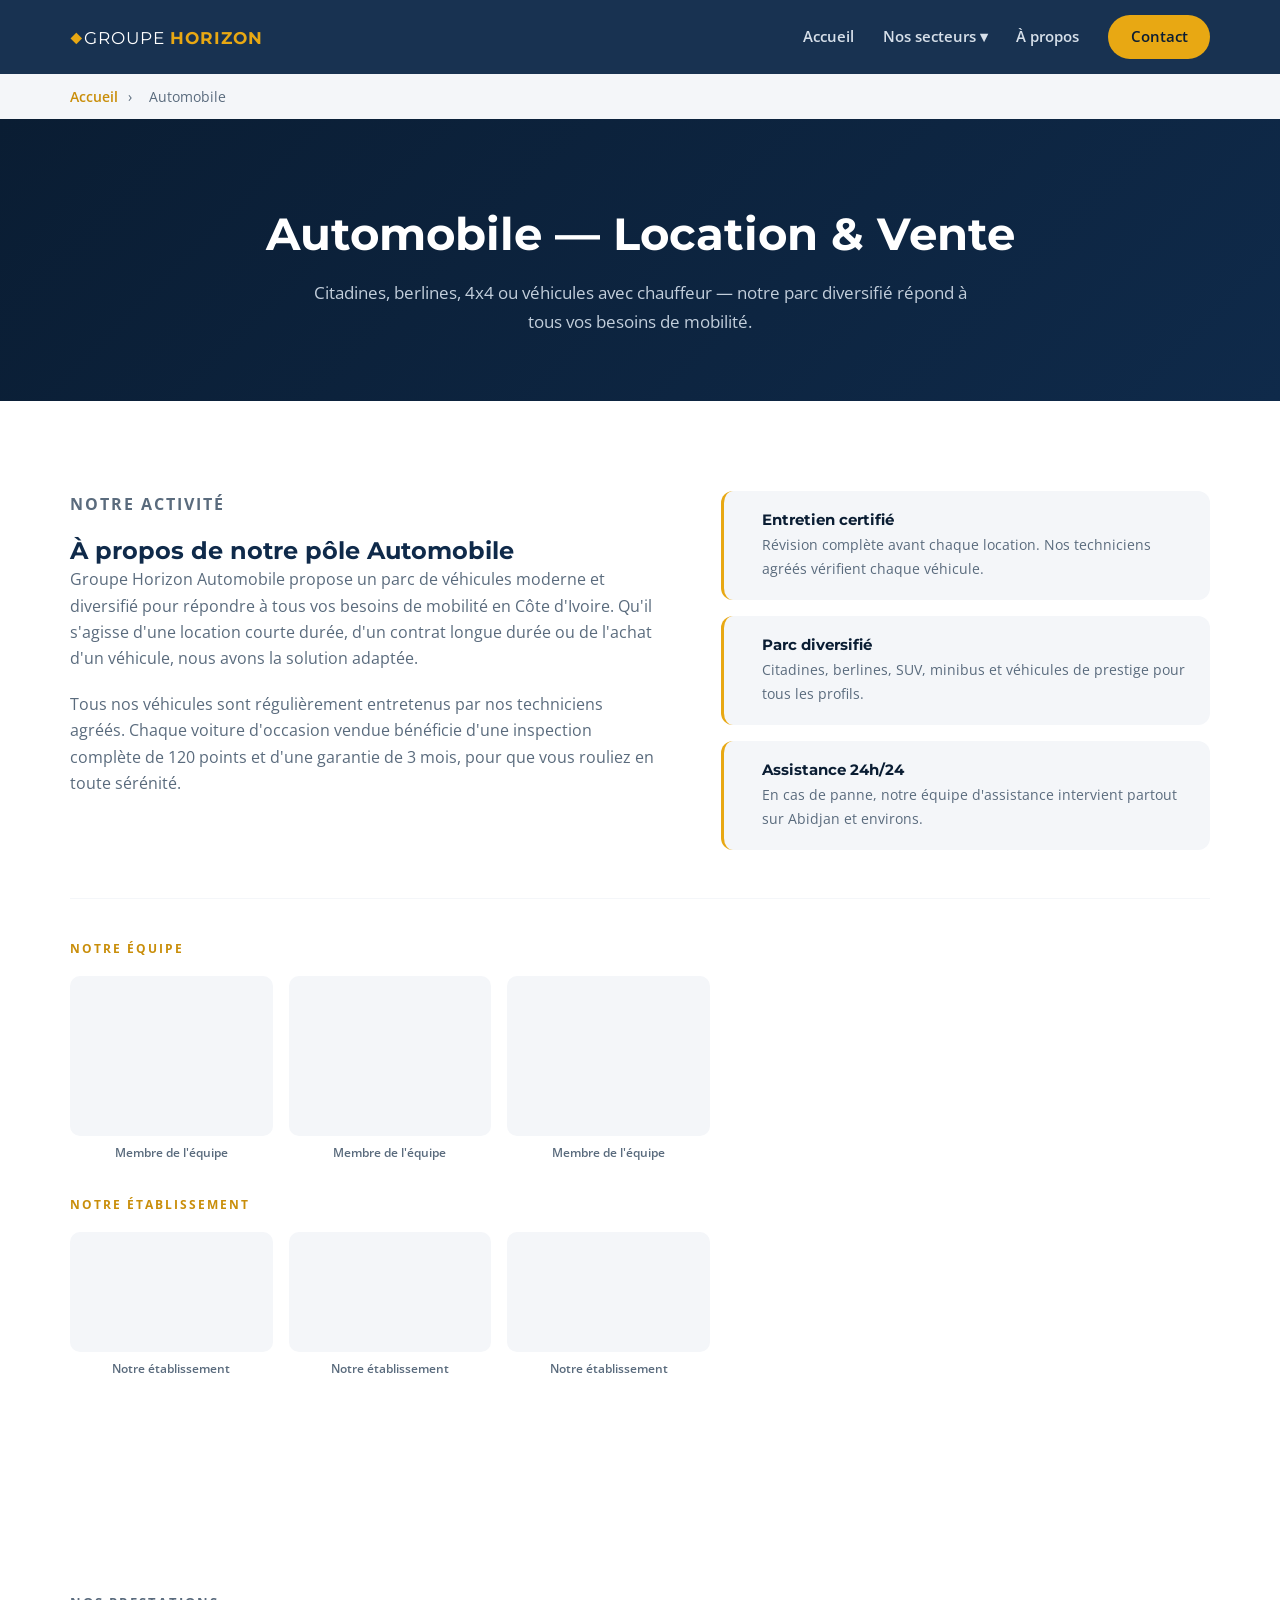
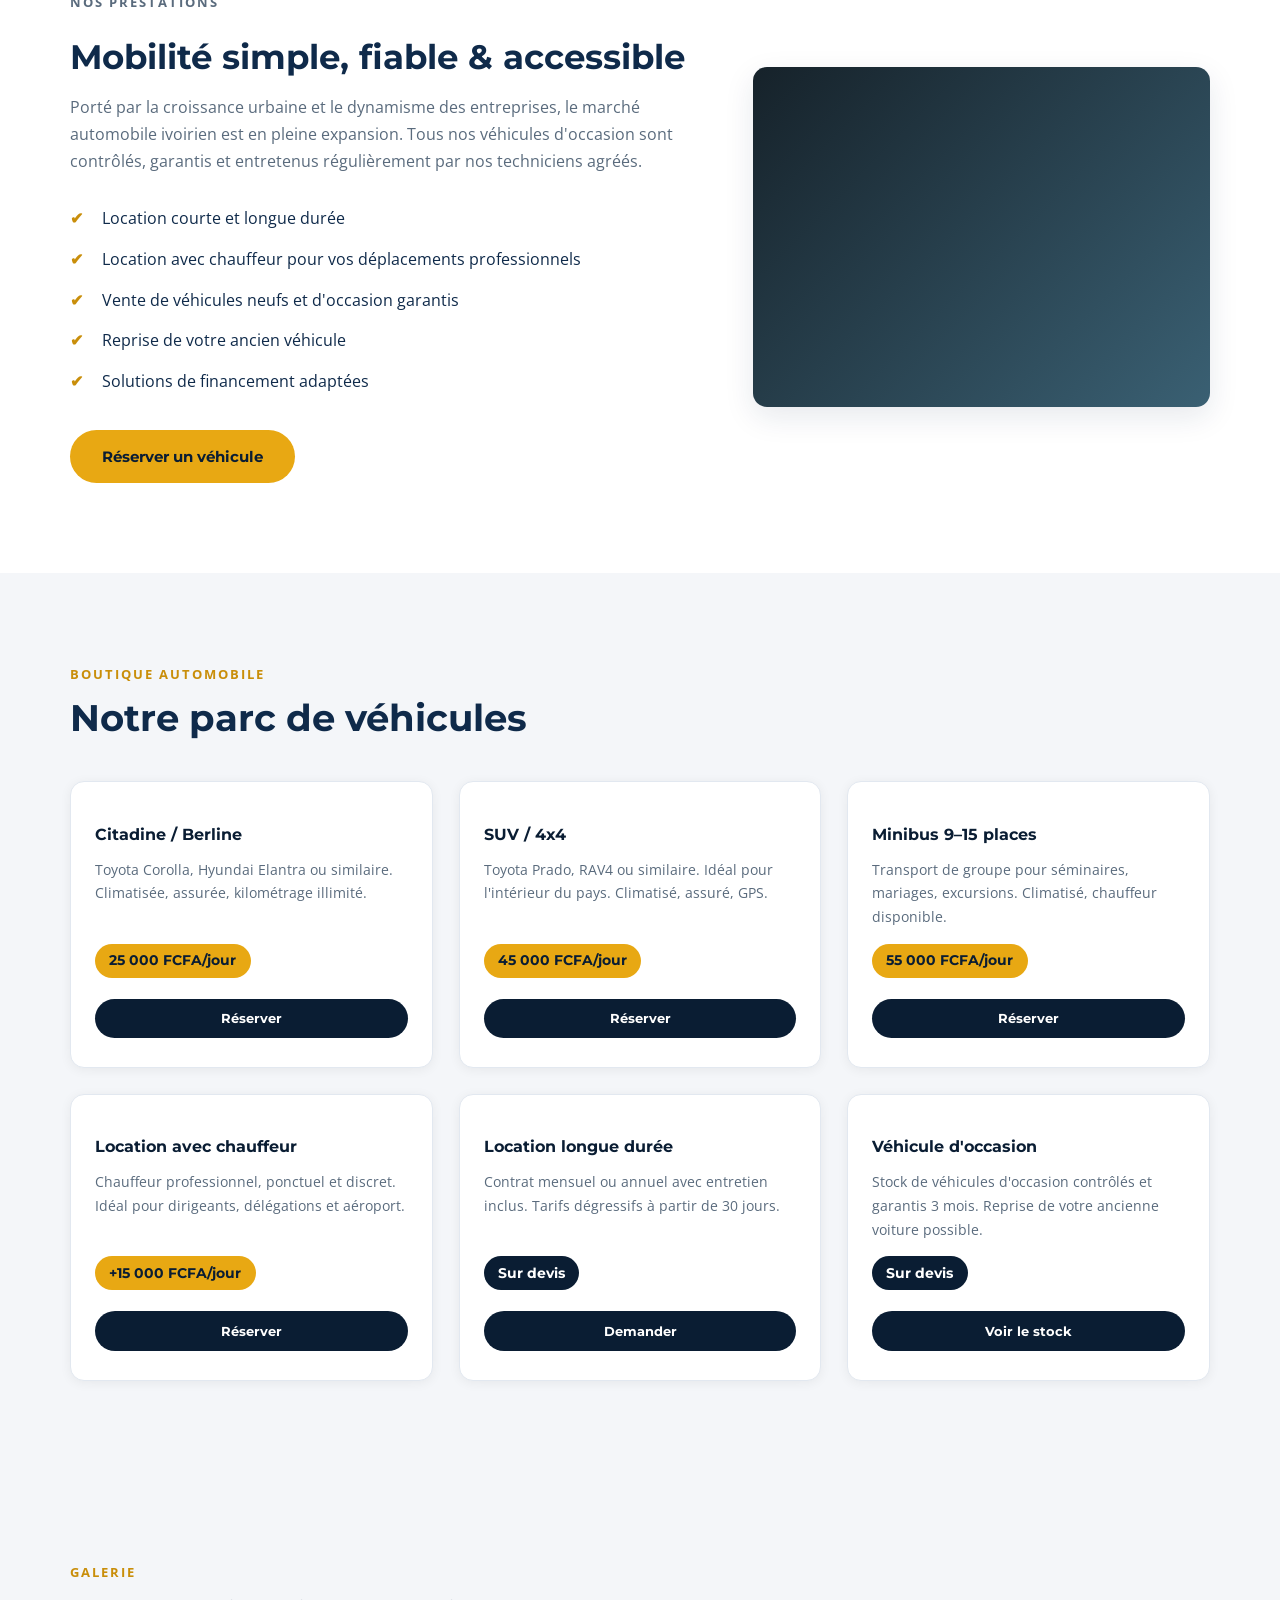
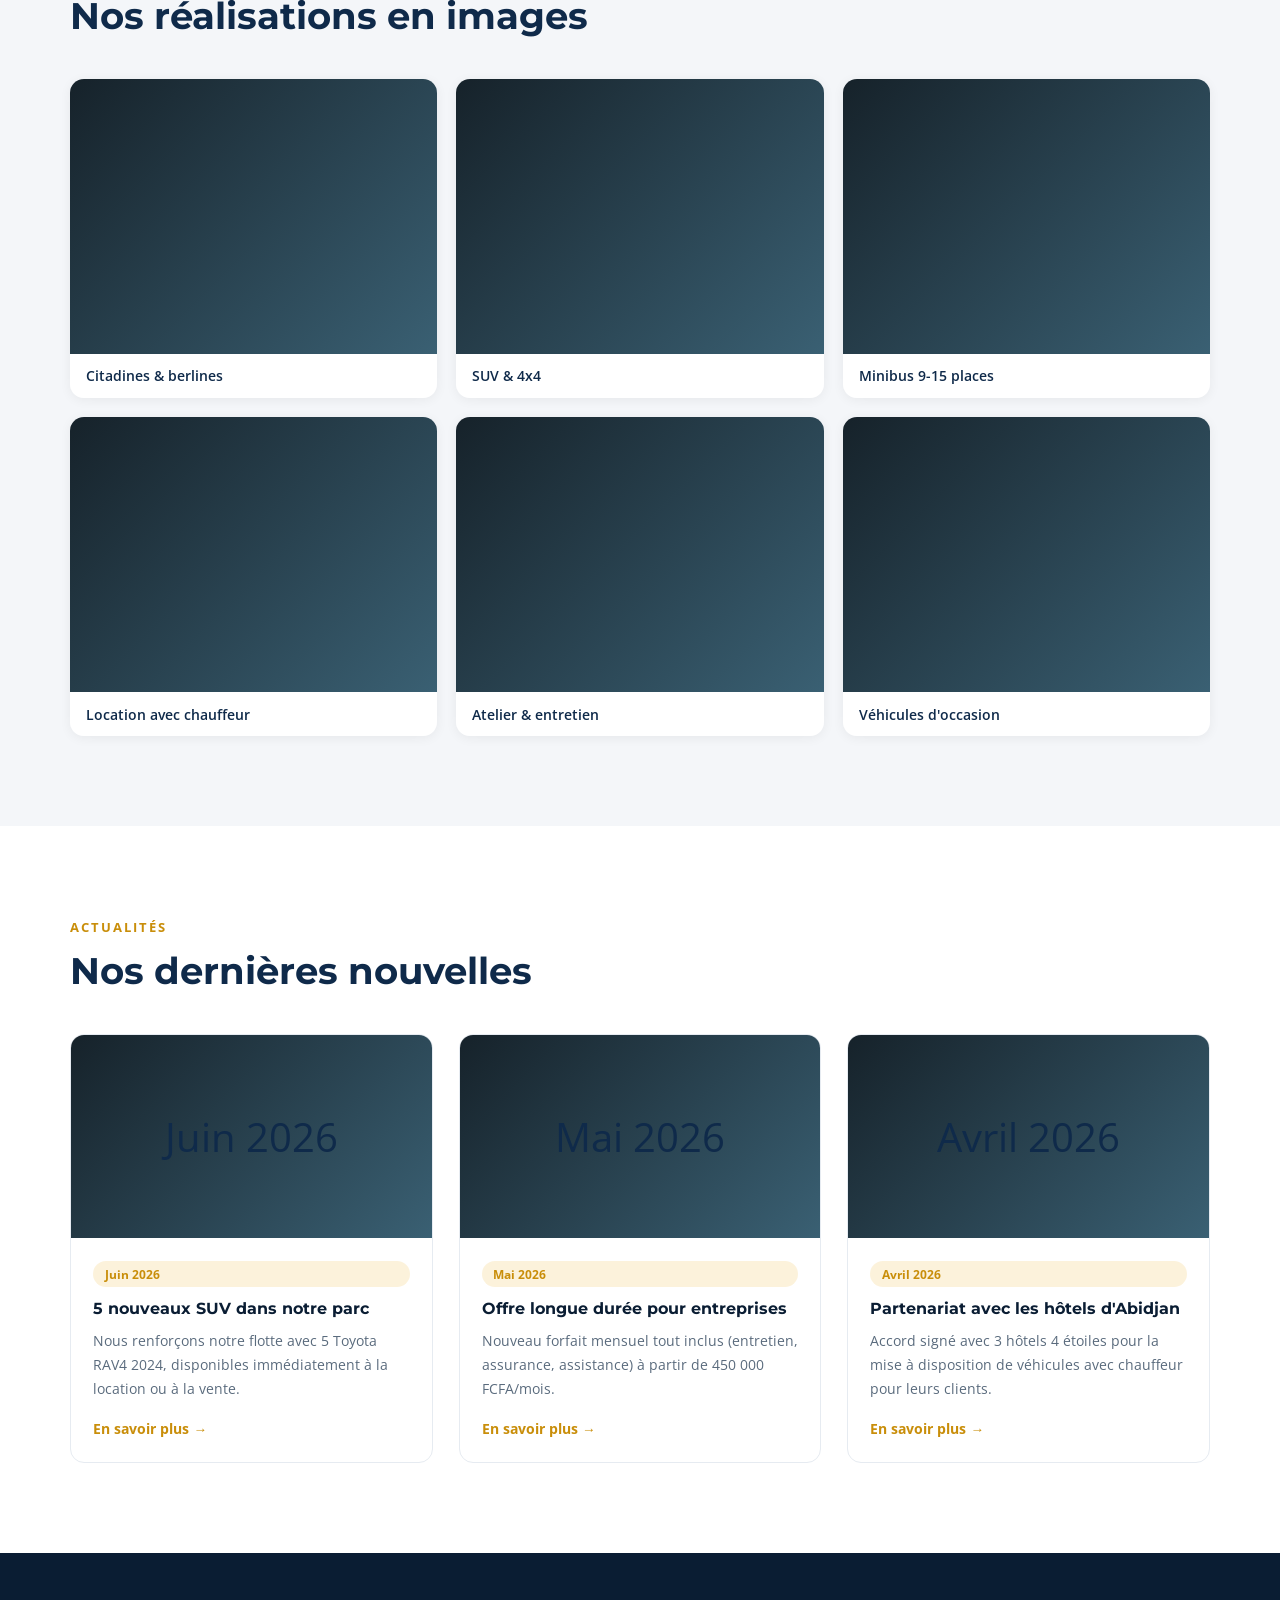
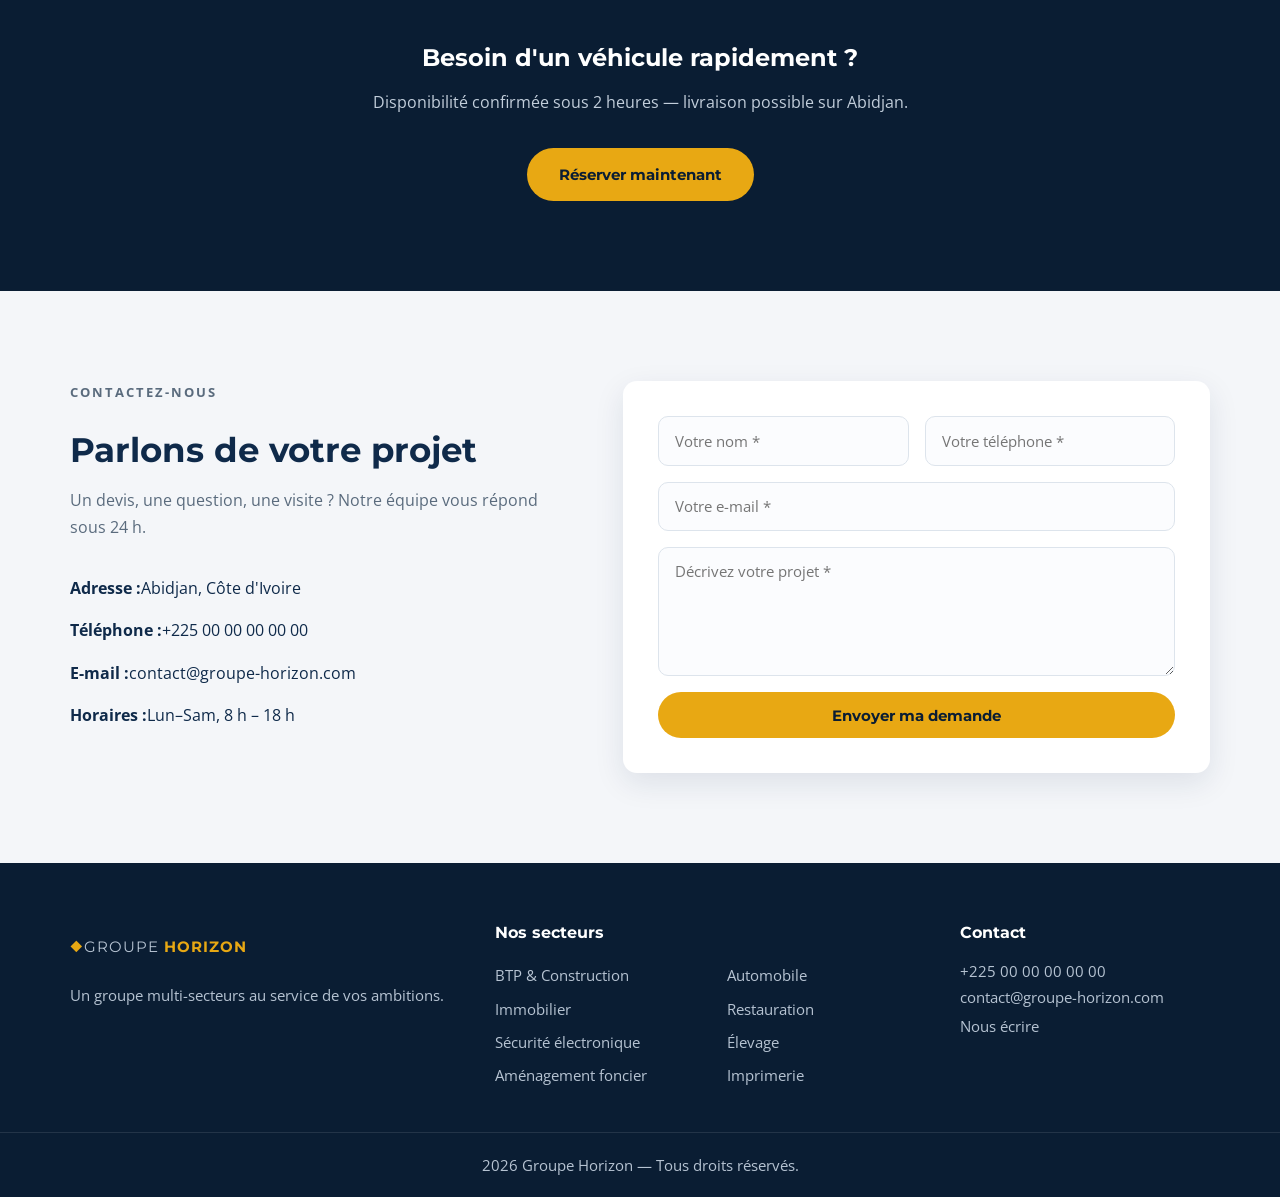
<file: automobile.html>
<!DOCTYPE html>
<html lang="fr">
<head>
  <meta charset="UTF-8">
  <meta name="viewport" content="width=device-width, initial-scale=1.0">
  <title>Automobile — Groupe Horizon</title>
  <meta name="description" content="Groupe Horizon Automobile : location courte et longue durée, location avec chauffeur, vente véhicules neufs et occasion en Côte d'Ivoire.">
  <link rel="preconnect" href="https://fonts.googleapis.com">
  <link rel="preconnect" href="https://fonts.gstatic.com" crossorigin>
  <link href="https://fonts.googleapis.com/css2?family=Montserrat:wght@400;600;700;800&family=Open+Sans:wght@400;600&display=swap" rel="stylesheet">
  <link rel="stylesheet" href="css/style.css">
</head>
<body>

  <header class="header" id="header">
    <div class="container nav-wrap">
      <a href="index.html" class="logo"><img class="logo-img" alt="Groupe Horizon" style="display:none;height:44px;max-width:180px;object-fit:contain;vertical-align:middle;"><span class="logo-text"><span class="logo-icon">◆</span><span>GROUPE <strong>HORIZON</strong></span></span></a>
      <nav class="nav" id="nav">
        <a href="index.html">Accueil</a>
        <div class="dropdown">
          <a href="index.html#secteurs" class="drop-btn">Nos secteurs ▾</a>
          <div class="dropdown-content">
            <a href="btp.html">BTP &amp; Construction</a>
            <a href="immobilier.html">Immobilier</a>
            <a href="securite.html">Sécurité &amp; Vidéosurveillance</a>
            <a href="foncier.html">Aménagement foncier</a>
            <a href="automobile.html">Automobile</a>
            <a href="restauration.html">Restauration</a>
            <a href="elevage.html">Élevage</a>
            <a href="imprimerie.html">Imprimerie</a>
          </div>
        </div>
        <a href="index.html#apropos">À propos</a>
        <a href="#contact" class="btn-nav">Contact</a>
      </nav>
      <button class="burger" id="burger" aria-label="Menu"><span></span><span></span><span></span></button>
    </div>
  </header>

  <div class="breadcrumb">
    <div class="container"><a href="index.html">Accueil</a> <span>›</span> <span>Automobile</span></div>
  </div>

  <section class="page-hero">
    <div class="container">

      <h1>Automobile — Location &amp; Vente</h1>
      <p>Citadines, berlines, 4x4 ou véhicules avec chauffeur — notre parc diversifié répond à tous vos besoins de mobilité.</p>
    </div>
  </section>

  <section class="section presentation-section">
    <div class="container">
      <div class="presentation-grid">
        <div class="pres-text reveal">
          <p class="section-tag">Notre activité</p>
          <h2>À propos de notre pôle Automobile</h2>
          <p>Groupe Horizon Automobile propose un parc de véhicules moderne et diversifié pour répondre à tous vos besoins de mobilité en Côte d'Ivoire. Qu'il s'agisse d'une location courte durée, d'un contrat longue durée ou de l'achat d'un véhicule, nous avons la solution adaptée.</p>
          <p>Tous nos véhicules sont régulièrement entretenus par nos techniciens agréés. Chaque voiture d'occasion vendue bénéficie d'une inspection complète de 120 points et d'une garantie de 3 mois, pour que vous rouliez en toute sérénité.</p>
        </div>
        <div class="pres-highlights reveal">
          <div class="pres-card">
            <div class="pres-card-icon"></div>
            <div>
              <h4>Entretien certifié</h4>
              <p>Révision complète avant chaque location. Nos techniciens agréés vérifient chaque véhicule.</p>
            </div>
          </div>
          <div class="pres-card">
            <div class="pres-card-icon"></div>
            <div>
              <h4>Parc diversifié</h4>
              <p>Citadines, berlines, SUV, minibus et véhicules de prestige pour tous les profils.</p>
            </div>
          </div>
          <div class="pres-card">
            <div class="pres-card-icon"></div>
            <div>
              <h4>Assistance 24h/24</h4>
              <p>En cas de panne, notre équipe d'assistance intervient partout sur Abidjan et environs.</p>
            </div>
          </div>
        </div>
      </div>
      <div class="pres-photos reveal">
        <p class="pres-photos-label">Notre équipe</p>
        <div class="pres-photo-row">
          <div class="pres-photo-item">
            <div class="pres-photo-placeholder pres-team-slot" data-pres-team="1"></div>
            <p class="pres-photo-caption" data-pres-team-cap="1">Membre de l'équipe</p>
          </div>
          <div class="pres-photo-item">
            <div class="pres-photo-placeholder pres-team-slot" data-pres-team="2"></div>
            <p class="pres-photo-caption" data-pres-team-cap="2">Membre de l'équipe</p>
          </div>
          <div class="pres-photo-item">
            <div class="pres-photo-placeholder pres-team-slot" data-pres-team="3"></div>
            <p class="pres-photo-caption" data-pres-team-cap="3">Membre de l'équipe</p>
          </div>
        </div>
        <p class="pres-photos-label">Notre établissement</p>
        <div class="pres-photo-row">
          <div class="pres-photo-item">
            <div class="pres-photo-placeholder pres-estab-slot" data-pres-estab="1"></div>
            <p class="pres-photo-caption" data-pres-estab-cap="1">Notre établissement</p>
          </div>
          <div class="pres-photo-item">
            <div class="pres-photo-placeholder pres-estab-slot" data-pres-estab="2"></div>
            <p class="pres-photo-caption" data-pres-estab-cap="2">Notre établissement</p>
          </div>
          <div class="pres-photo-item">
            <div class="pres-photo-placeholder pres-estab-slot" data-pres-estab="3"></div>
            <p class="pres-photo-caption" data-pres-estab-cap="3">Notre établissement</p>
          </div>
        </div>
      </div>
    </div>
  </section>

  <section class="section">
    <div class="container sector-wrap">
      <div class="sector-text reveal">
        <p class="section-tag">Nos prestations</p>
        <h2>Mobilité simple, fiable &amp; accessible</h2>
        <p>Porté par la croissance urbaine et le dynamisme des entreprises, le marché automobile ivoirien est en pleine expansion. Tous nos véhicules d'occasion sont contrôlés, garantis et entretenus régulièrement par nos techniciens agréés.</p>
        <ul class="checklist">
          <li>Location courte et longue durée</li>
          <li>Location avec chauffeur pour vos déplacements professionnels</li>
          <li>Vente de véhicules neufs et d'occasion garantis</li>
          <li>Reprise de votre ancien véhicule</li>
          <li>Solutions de financement adaptées</li>
        </ul>
        <a href="#contact" class="btn btn-primary">Réserver un véhicule</a>
      </div>
      <div class="sector-visual reveal" aria-hidden="true">
        <div class="visual-box visual-auto"><span></span></div>
      </div>
    </div>
  </section>


  <section class="section shop-section">
    <div class="container">
      <p class="section-tag">Boutique Automobile</p>
      <h2 class="section-title">Notre parc de véhicules</h2>
      <div class="shop-grid">

        <div class="shop-card reveal">
          <div class="shop-card-icon"></div>
          <div class="shop-card-name">Citadine / Berline</div>
          <div class="shop-card-desc">Toyota Corolla, Hyundai Elantra ou similaire. Climatisée, assurée, kilométrage illimité.</div>
          <span class="shop-card-price">25 000 FCFA/jour</span>
          <a href="https://wa.me/2250709596520" class="btn-sm" data-wa-btn target="_blank" rel="noopener">Réserver</a>
        </div>

        <div class="shop-card reveal">
          <div class="shop-card-icon"></div>
          <div class="shop-card-name">SUV / 4x4</div>
          <div class="shop-card-desc">Toyota Prado, RAV4 ou similaire. Idéal pour l'intérieur du pays. Climatisé, assuré, GPS.</div>
          <span class="shop-card-price">45 000 FCFA/jour</span>
          <a href="https://wa.me/2250709596520" class="btn-sm" data-wa-btn target="_blank" rel="noopener">Réserver</a>
        </div>

        <div class="shop-card reveal">
          <div class="shop-card-icon"></div>
          <div class="shop-card-name">Minibus 9–15 places</div>
          <div class="shop-card-desc">Transport de groupe pour séminaires, mariages, excursions. Climatisé, chauffeur disponible.</div>
          <span class="shop-card-price">55 000 FCFA/jour</span>
          <a href="https://wa.me/2250709596520" class="btn-sm" data-wa-btn target="_blank" rel="noopener">Réserver</a>
        </div>

        <div class="shop-card reveal">
          <div class="shop-card-icon"></div>
          <div class="shop-card-name">Location avec chauffeur</div>
          <div class="shop-card-desc">Chauffeur professionnel, ponctuel et discret. Idéal pour dirigeants, délégations et aéroport.</div>
          <span class="shop-card-price">+15 000 FCFA/jour</span>
          <a href="https://wa.me/2250709596520" class="btn-sm" data-wa-btn target="_blank" rel="noopener">Réserver</a>
        </div>

        <div class="shop-card reveal">
          <div class="shop-card-icon"></div>
          <div class="shop-card-name">Location longue durée</div>
          <div class="shop-card-desc">Contrat mensuel ou annuel avec entretien inclus. Tarifs dégressifs à partir de 30 jours.</div>
          <span class="shop-card-price devis">Sur devis</span>
          <a href="https://wa.me/2250709596520" class="btn-sm" data-wa-btn target="_blank" rel="noopener">Demander</a>
        </div>

        <div class="shop-card reveal">
          <div class="shop-card-icon"></div>
          <div class="shop-card-name">Véhicule d'occasion</div>
          <div class="shop-card-desc">Stock de véhicules d'occasion contrôlés et garantis 3 mois. Reprise de votre ancienne voiture possible.</div>
          <span class="shop-card-price devis">Sur devis</span>
          <a href="https://wa.me/2250709596520" class="btn-sm" data-wa-btn target="_blank" rel="noopener">Voir le stock</a>
        </div>

      </div>
    </div>
  </section>

  <section class="section catalogue-section" style="display:none">
    <div class="container">
      <p class="section-tag catalogue-tag">Catalogue</p>
      <h2 class="section-title catalogue-title">Nos produits</h2>
      <div class="catalogue-grid"></div>
    </div>
  </section>
  <section class="section visite3d-section" style="display:none">
    <div class="container">
      <p class="section-tag visite3d-tag">Visite virtuelle</p>
      <h2 class="section-title visite3d-title">Découvrez nos locaux en 3D</h2>
      <p class="visite3d-desc"></p>
      <div class="visite3d-embed">
        <iframe class="visite3d-iframe" src="" allowfullscreen allow="xr-spatial-tracking; fullscreen"></iframe>
      </div>
    </div>
  </section>

  <section class="section galerie-section">
    <div class="container">
      <p class="section-tag">Galerie</p>
      <h2 class="section-title">Nos réalisations en images</h2>
      <div class="galerie-grid">
        <div class="galerie-item reveal">
          <div class="galerie-placeholder" style="background:linear-gradient(135deg,#16222a,#3a6073)"></div>
          <p class="galerie-caption">Citadines & berlines</p>
        </div>
        <div class="galerie-item reveal">
          <div class="galerie-placeholder" style="background:linear-gradient(135deg,#16222a,#3a6073)"></div>
          <p class="galerie-caption">SUV & 4x4</p>
        </div>
        <div class="galerie-item reveal">
          <div class="galerie-placeholder" style="background:linear-gradient(135deg,#16222a,#3a6073)"></div>
          <p class="galerie-caption">Minibus 9-15 places</p>
        </div>
        <div class="galerie-item reveal">
          <div class="galerie-placeholder" style="background:linear-gradient(135deg,#16222a,#3a6073)"></div>
          <p class="galerie-caption">Location avec chauffeur</p>
        </div>
        <div class="galerie-item reveal">
          <div class="galerie-placeholder" style="background:linear-gradient(135deg,#16222a,#3a6073)"></div>
          <p class="galerie-caption">Atelier & entretien</p>
        </div>
        <div class="galerie-item reveal">
          <div class="galerie-placeholder" style="background:linear-gradient(135deg,#16222a,#3a6073)"></div>
          <p class="galerie-caption">Véhicules d'occasion</p>
        </div>
      </div>
    </div>
  </section>

  <section class="section actu-section">
    <div class="container">
      <p class="section-tag">Actualités</p>
      <h2 class="section-title">Nos dernières nouvelles</h2>
      <div class="actu-grid">
        <div class="actu-card reveal">
          <div class="actu-img" style="background:linear-gradient(135deg,#16222a,#3a6073)">Juin 2026</div>
          <div class="actu-body">
            <span class="actu-date">Juin 2026</span>
            <h3 class="actu-title">5 nouveaux SUV dans notre parc</h3>
            <p class="actu-desc">Nous renforçons notre flotte avec 5 Toyota RAV4 2024, disponibles immédiatement à la location ou à la vente.</p>
            <a href="#contact" class="actu-link">En savoir plus →</a>
          </div>
        </div>
        <div class="actu-card reveal">
          <div class="actu-img" style="background:linear-gradient(135deg,#16222a,#3a6073)">Mai 2026</div>
          <div class="actu-body">
            <span class="actu-date">Mai 2026</span>
            <h3 class="actu-title">Offre longue durée pour entreprises</h3>
            <p class="actu-desc">Nouveau forfait mensuel tout inclus (entretien, assurance, assistance) à partir de 450 000 FCFA/mois.</p>
            <a href="#contact" class="actu-link">En savoir plus →</a>
          </div>
        </div>
        <div class="actu-card reveal">
          <div class="actu-img" style="background:linear-gradient(135deg,#16222a,#3a6073)">Avril 2026</div>
          <div class="actu-body">
            <span class="actu-date">Avril 2026</span>
            <h3 class="actu-title">Partenariat avec les hôtels d'Abidjan</h3>
            <p class="actu-desc">Accord signé avec 3 hôtels 4 étoiles pour la mise à disposition de véhicules avec chauffeur pour leurs clients.</p>
            <a href="#contact" class="actu-link">En savoir plus →</a>
          </div>
        </div>
      </div>
    </div>
  </section>
  <section class="section contact-cta">
    <div class="container">
      <h2>Besoin d'un véhicule rapidement ?</h2>
      <p>Disponibilité confirmée sous 2 heures — livraison possible sur Abidjan.</p>
      <a href="#contact" class="btn btn-primary">Réserver maintenant</a>
    </div>
  </section>

  <section class="section contact" id="contact">
    <div class="container contact-wrap">
      <div class="contact-info reveal">
        <p class="section-tag">Contactez-nous</p>
        <h2>Parlons de votre projet</h2>
        <p>Un devis, une question, une visite ? Notre équipe vous répond sous 24 h.</p>
        <ul class="contact-list">
          <li><strong>Adresse :</strong><span data-admin-address>Abidjan, Côte d'Ivoire</span></li>
          <li><strong>Téléphone :</strong><span data-admin-phone>+225 00 00 00 00 00</span></li>
          <li><strong>E-mail :</strong><span data-admin-email>contact@groupe-horizon.com</span></li>
          <li><strong>Horaires :</strong><span data-admin-hours>Lun–Sam, 8 h – 18 h</span></li>
        </ul>
      </div>
      <form class="contact-form reveal" id="contactForm">
        <div class="form-row">
          <input type="text" name="nom" placeholder="Votre nom *" required>
          <input type="tel" name="telephone" placeholder="Votre téléphone *" required>
        </div>
        <input type="email" name="email" placeholder="Votre e-mail *" required>
        <textarea name="message" rows="5" placeholder="Décrivez votre projet *" required></textarea>
        <button type="submit" class="btn btn-primary btn-full">Envoyer ma demande</button>
        <p class="form-success" id="formSuccess">Merci ! Votre message a bien été enregistré. Nous vous recontactons très vite.</p>
      </form>
    </div>
  </section>

  <footer class="footer">
    <div class="container footer-grid">
      <div>
        <a href="index.html" class="logo logo-footer"><img class="logo-img" alt="Groupe Horizon" style="display:none;height:44px;max-width:180px;object-fit:contain;vertical-align:middle;"><span class="logo-text"><span class="logo-icon">◆</span><span>GROUPE <strong>HORIZON</strong></span></span></a>
        <p>Un groupe multi-secteurs au service de vos ambitions.</p>
      </div>
      <div>
        <h4>Nos secteurs</h4>
        <a href="btp.html">BTP &amp; Construction</a>
        <a href="immobilier.html">Immobilier</a>
        <a href="securite.html">Sécurité électronique</a>
        <a href="foncier.html">Aménagement foncier</a>
      </div>
      <div>
        <h4>&nbsp;</h4>
        <a href="automobile.html">Automobile</a>
        <a href="restauration.html">Restauration</a>
        <a href="elevage.html">Élevage</a>
        <a href="imprimerie.html">Imprimerie</a>
      </div>
      <div>
        <h4>Contact</h4>
        <p>+225 00 00 00 00 00<br>contact@groupe-horizon.com</p>
        <a href="#contact">Nous écrire</a>
      </div>
    </div>
    <div class="footer-bottom"><p>2026 Groupe Horizon — Tous droits réservés.</p></div>
  </footer>

  <script src="js/admin-content.js"></script>
  <script src="js/main.js"></script>
</body>
</html>
</file>
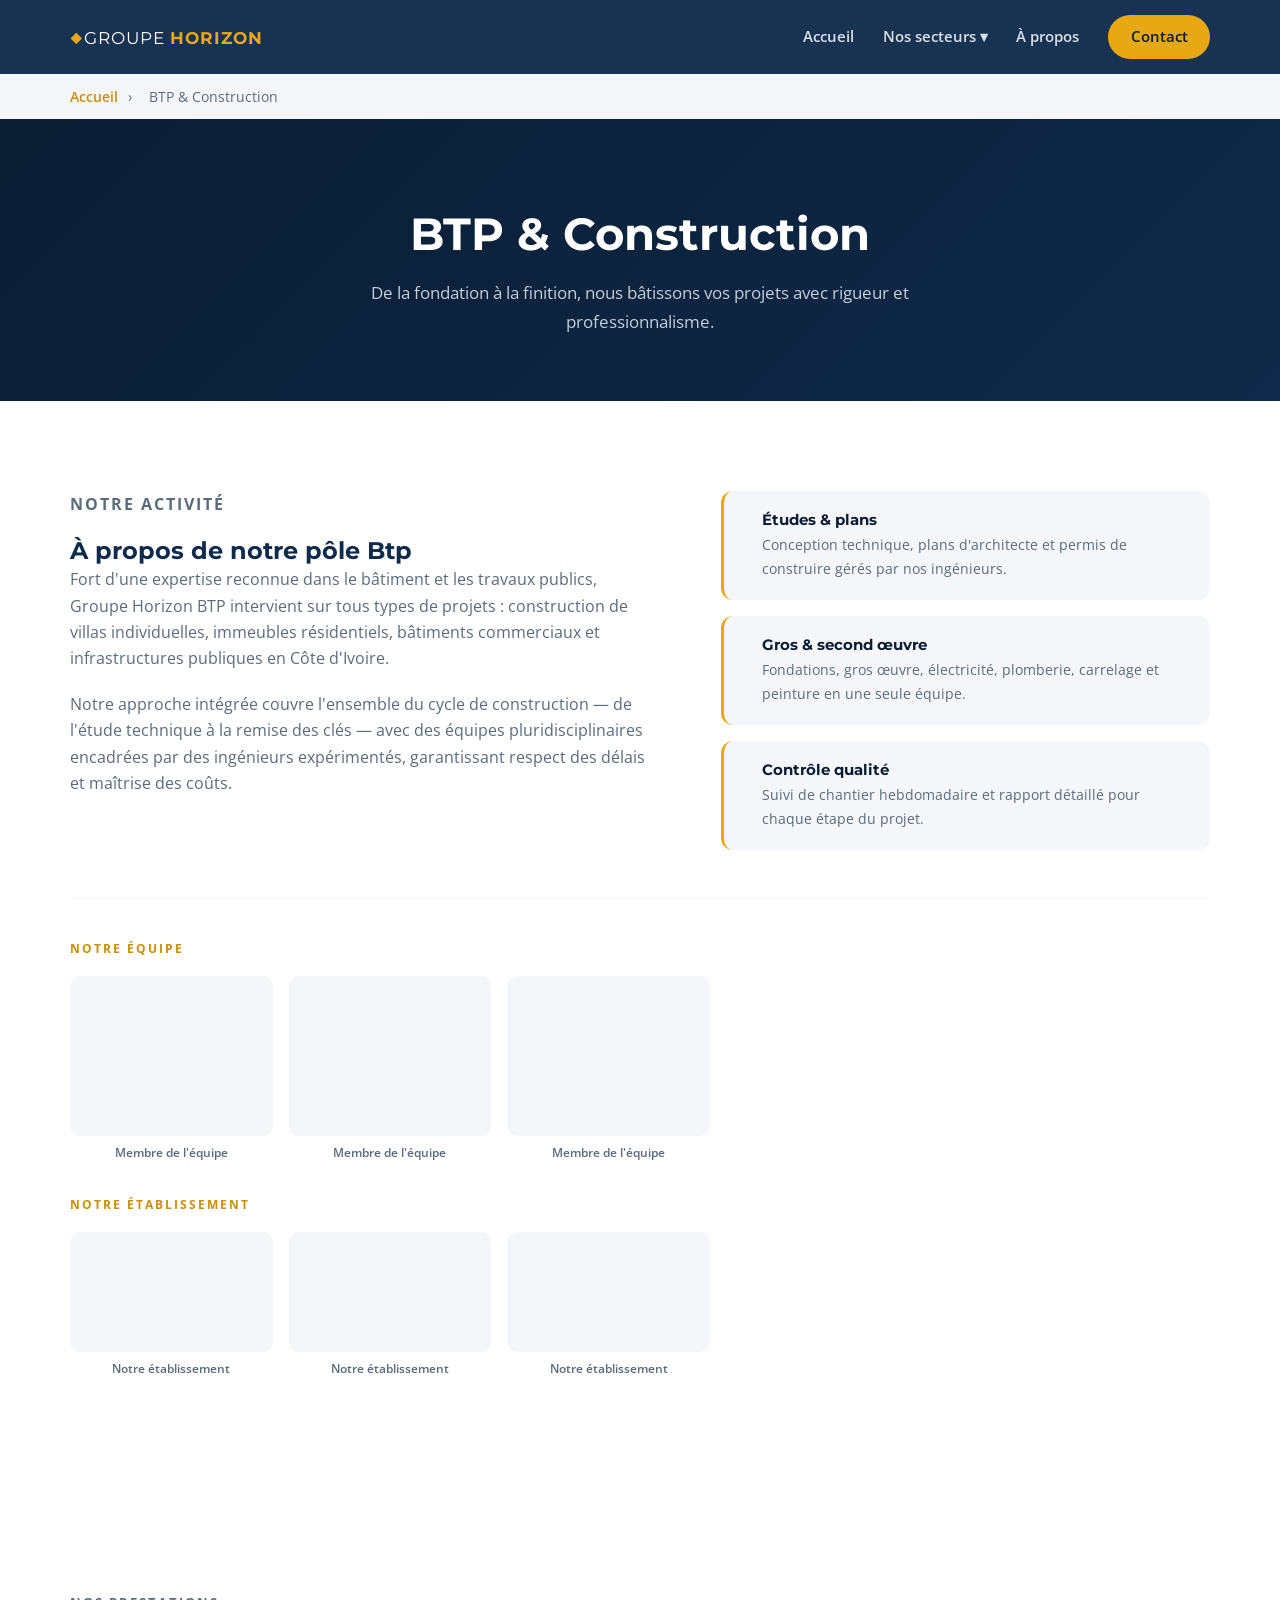
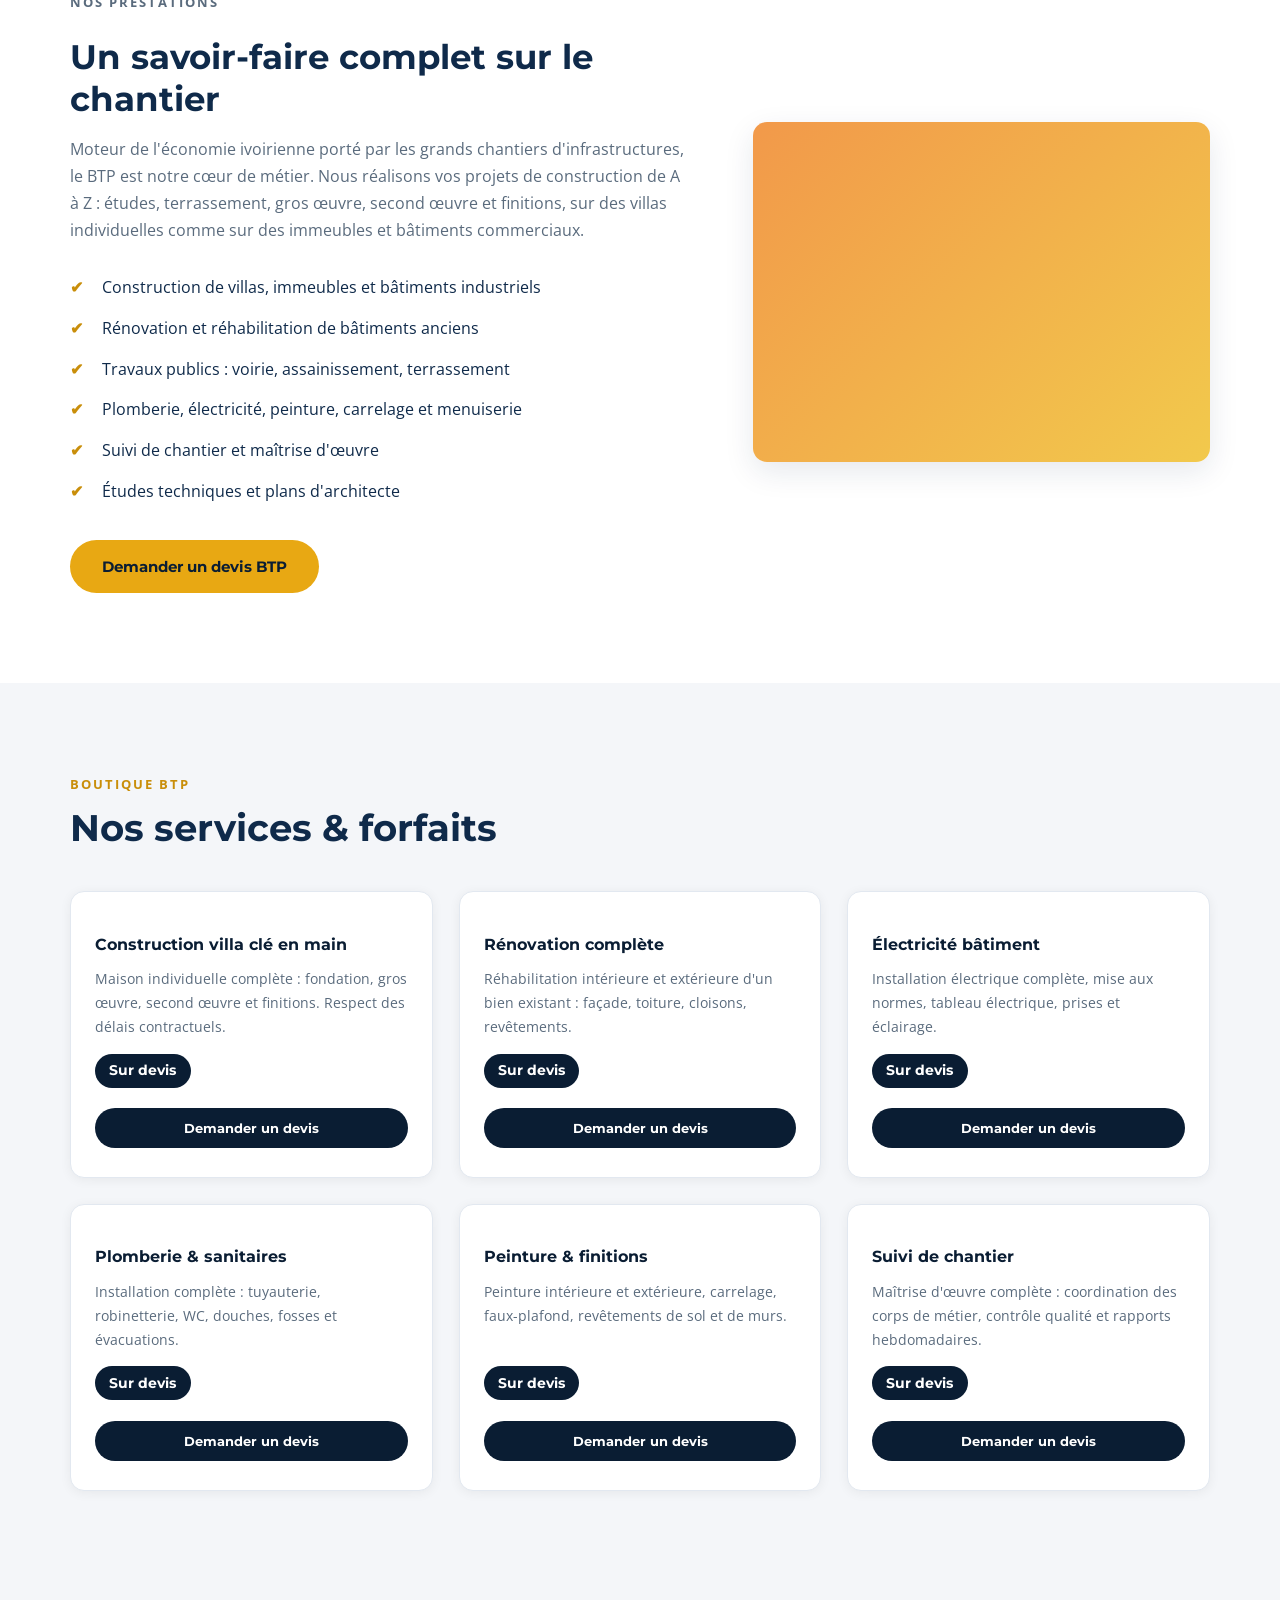
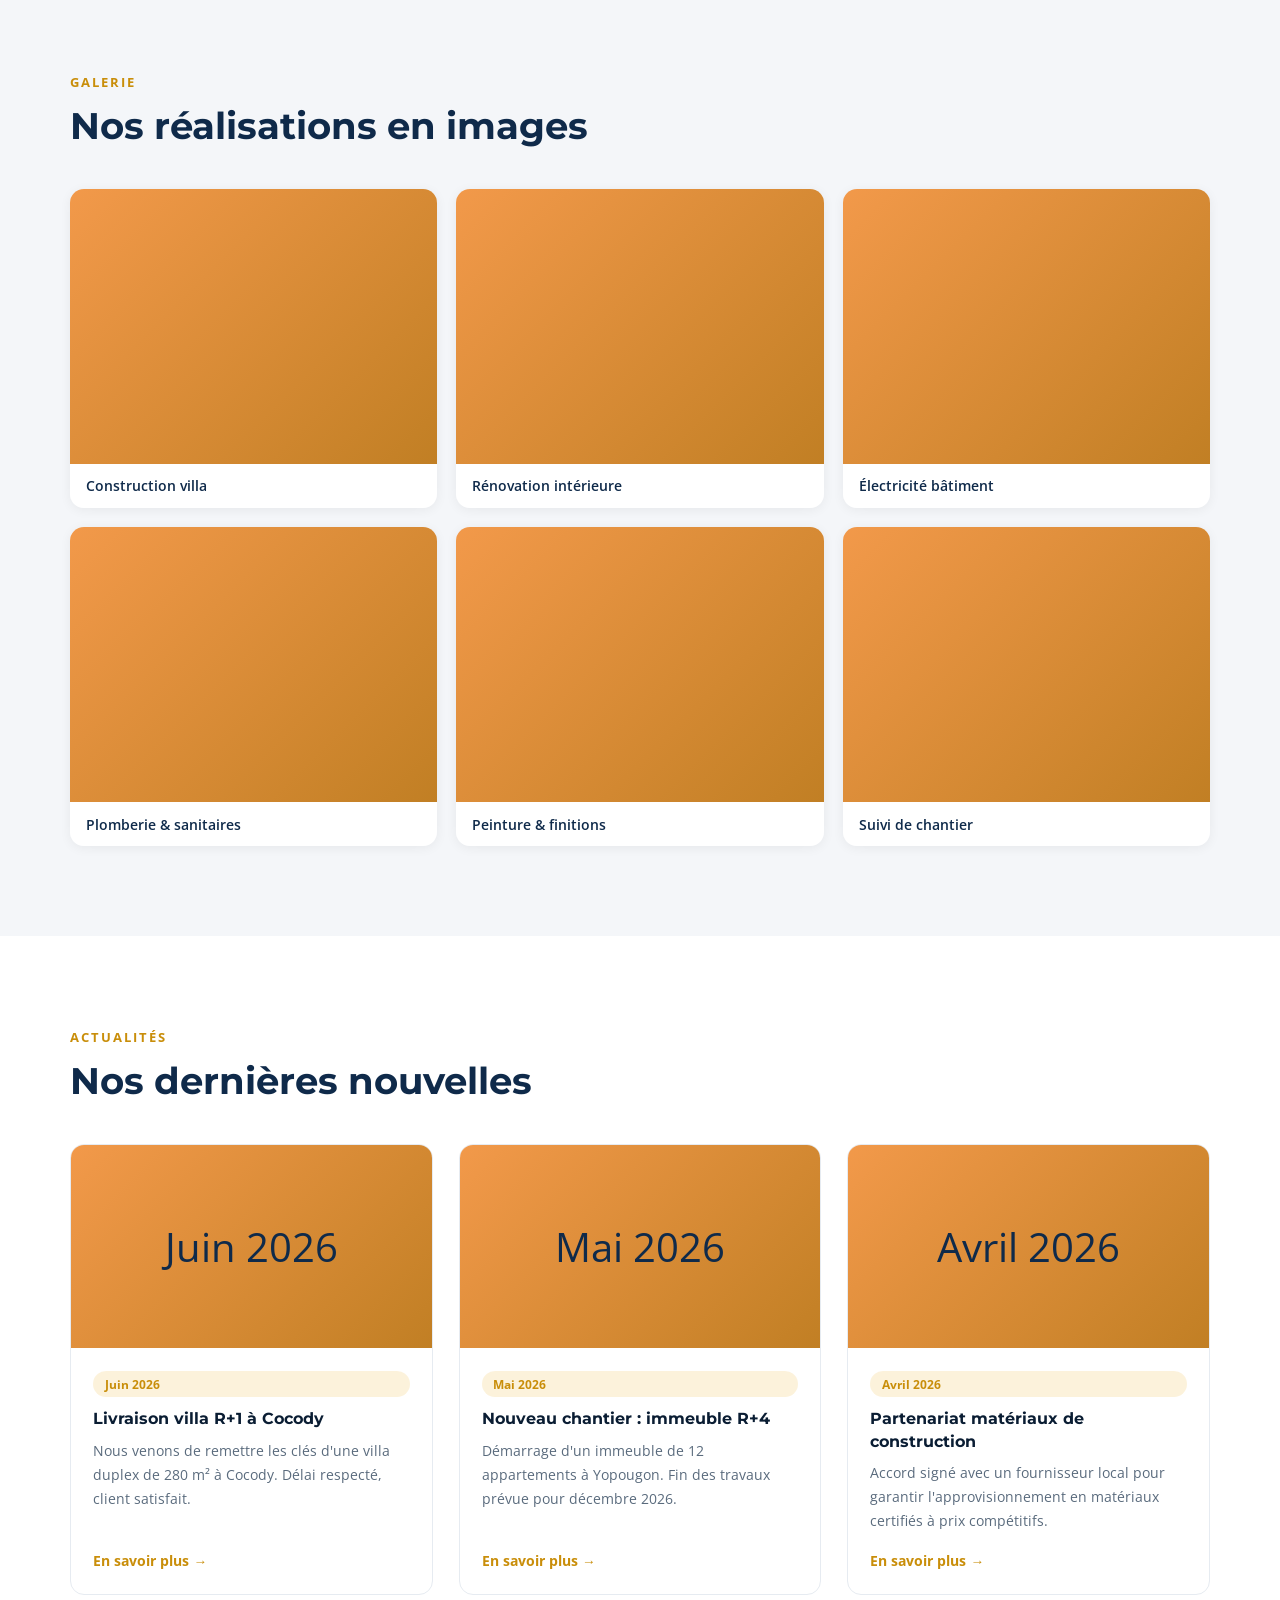
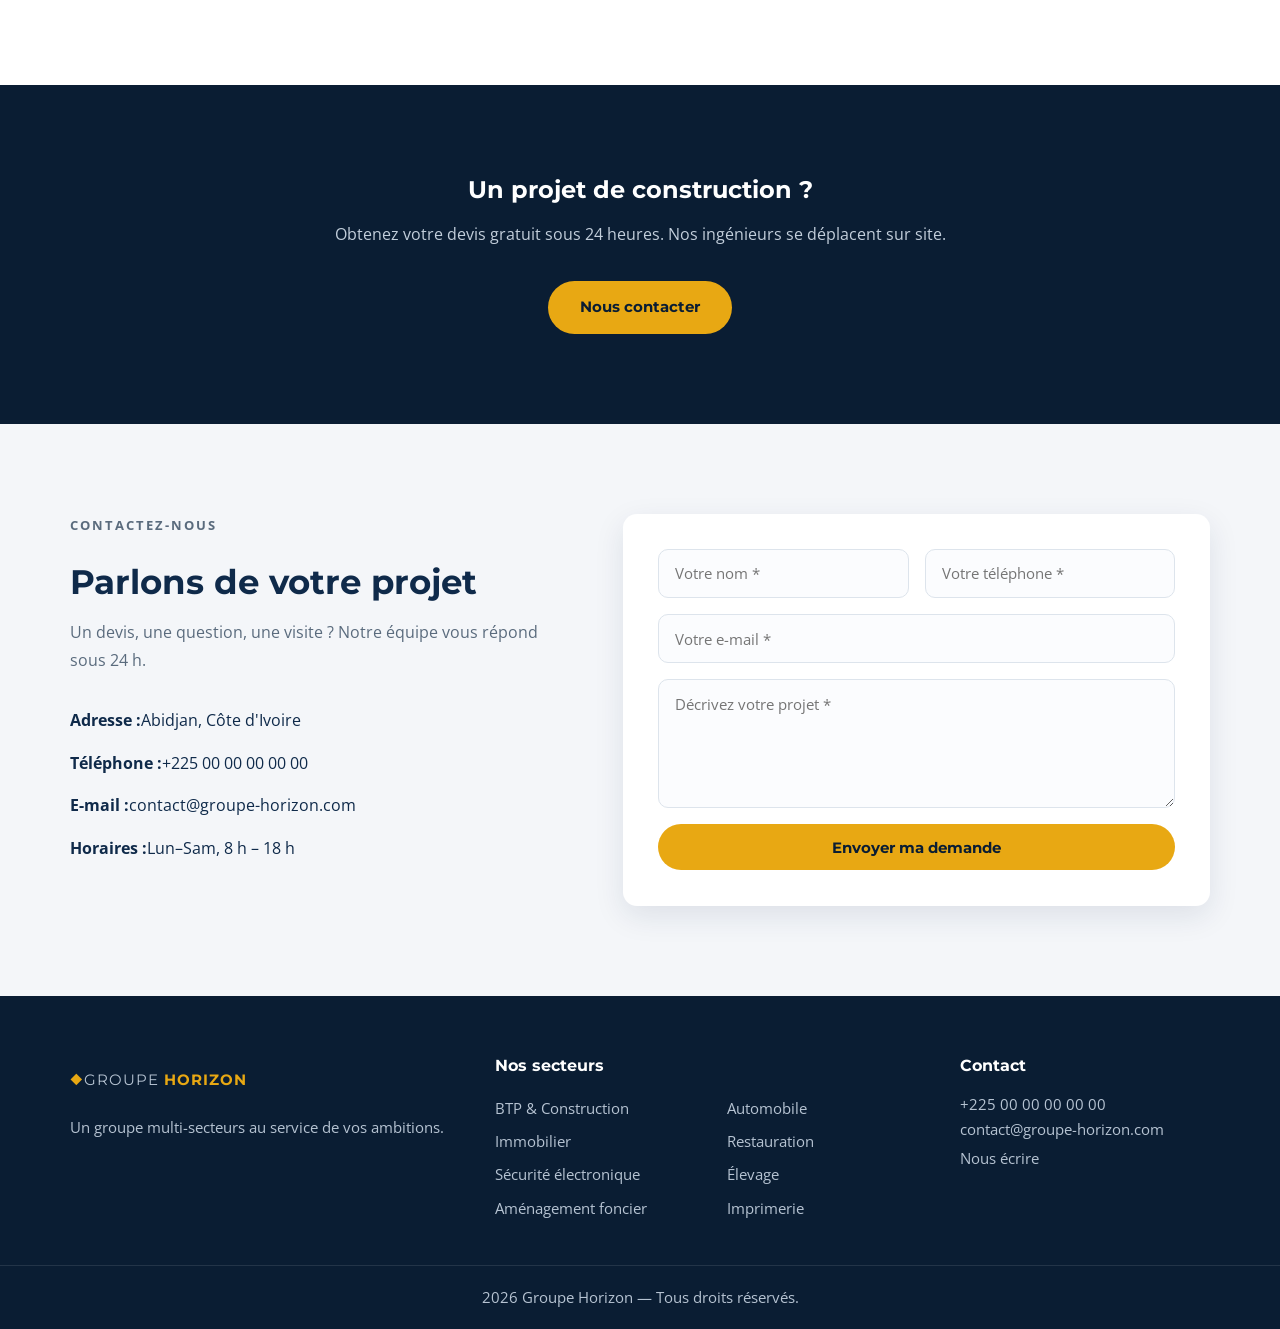
<file: btp.html>
<!DOCTYPE html>
<html lang="fr">
<head>
  <meta charset="UTF-8">
  <meta name="viewport" content="width=device-width, initial-scale=1.0">
  <title>BTP &amp; Construction — Groupe Horizon</title>
  <meta name="description" content="Groupe Horizon BTP : construction de villas, rénovation, électricité, plomberie, peinture et suivi de chantier en Côte d'Ivoire.">
  <link rel="preconnect" href="https://fonts.googleapis.com">
  <link rel="preconnect" href="https://fonts.gstatic.com" crossorigin>
  <link href="https://fonts.googleapis.com/css2?family=Montserrat:wght@400;600;700;800&family=Open+Sans:wght@400;600&display=swap" rel="stylesheet">
  <link rel="stylesheet" href="css/style.css">
</head>
<body>

  <header class="header" id="header">
    <div class="container nav-wrap">
      <a href="index.html" class="logo"><img class="logo-img" alt="Groupe Horizon" style="display:none;height:44px;max-width:180px;object-fit:contain;vertical-align:middle;"><span class="logo-text"><span class="logo-icon">◆</span><span>GROUPE <strong>HORIZON</strong></span></span></a>
      <nav class="nav" id="nav">
        <a href="index.html">Accueil</a>
        <div class="dropdown">
          <a href="index.html#secteurs" class="drop-btn">Nos secteurs ▾</a>
          <div class="dropdown-content">
            <a href="btp.html">BTP &amp; Construction</a>
            <a href="immobilier.html">Immobilier</a>
            <a href="securite.html">Sécurité &amp; Vidéosurveillance</a>
            <a href="foncier.html">Aménagement foncier</a>
            <a href="automobile.html">Automobile</a>
            <a href="restauration.html">Restauration</a>
            <a href="elevage.html">Élevage</a>
            <a href="imprimerie.html">Imprimerie</a>
          </div>
        </div>
        <a href="index.html#apropos">À propos</a>
        <a href="#contact" class="btn-nav">Contact</a>
      </nav>
      <button class="burger" id="burger" aria-label="Menu"><span></span><span></span><span></span></button>
    </div>
  </header>

  <div class="breadcrumb">
    <div class="container"><a href="index.html">Accueil</a> <span>›</span> <span>BTP &amp; Construction</span></div>
  </div>

  <section class="page-hero">
    <div class="container">

      <h1>BTP &amp; Construction</h1>
      <p>De la fondation à la finition, nous bâtissons vos projets avec rigueur et professionnalisme.</p>
    </div>
  </section>

  <section class="section presentation-section">
    <div class="container">
      <div class="presentation-grid">
        <div class="pres-text reveal">
          <p class="section-tag">Notre activité</p>
          <h2>À propos de notre pôle Btp</h2>
          <p>Fort d'une expertise reconnue dans le bâtiment et les travaux publics, Groupe Horizon BTP intervient sur tous types de projets : construction de villas individuelles, immeubles résidentiels, bâtiments commerciaux et infrastructures publiques en Côte d'Ivoire.</p>
          <p>Notre approche intégrée couvre l'ensemble du cycle de construction — de l'étude technique à la remise des clés — avec des équipes pluridisciplinaires encadrées par des ingénieurs expérimentés, garantissant respect des délais et maîtrise des coûts.</p>
        </div>
        <div class="pres-highlights reveal">
          <div class="pres-card">
            <div class="pres-card-icon"></div>
            <div>
              <h4>Études & plans</h4>
              <p>Conception technique, plans d'architecte et permis de construire gérés par nos ingénieurs.</p>
            </div>
          </div>
          <div class="pres-card">
            <div class="pres-card-icon"></div>
            <div>
              <h4>Gros & second œuvre</h4>
              <p>Fondations, gros œuvre, électricité, plomberie, carrelage et peinture en une seule équipe.</p>
            </div>
          </div>
          <div class="pres-card">
            <div class="pres-card-icon"></div>
            <div>
              <h4>Contrôle qualité</h4>
              <p>Suivi de chantier hebdomadaire et rapport détaillé pour chaque étape du projet.</p>
            </div>
          </div>
        </div>
      </div>
      <div class="pres-photos reveal">
        <p class="pres-photos-label">Notre équipe</p>
        <div class="pres-photo-row">
          <div class="pres-photo-item">
            <div class="pres-photo-placeholder pres-team-slot" data-pres-team="1"></div>
            <p class="pres-photo-caption" data-pres-team-cap="1">Membre de l'équipe</p>
          </div>
          <div class="pres-photo-item">
            <div class="pres-photo-placeholder pres-team-slot" data-pres-team="2"></div>
            <p class="pres-photo-caption" data-pres-team-cap="2">Membre de l'équipe</p>
          </div>
          <div class="pres-photo-item">
            <div class="pres-photo-placeholder pres-team-slot" data-pres-team="3"></div>
            <p class="pres-photo-caption" data-pres-team-cap="3">Membre de l'équipe</p>
          </div>
        </div>
        <p class="pres-photos-label">Notre établissement</p>
        <div class="pres-photo-row">
          <div class="pres-photo-item">
            <div class="pres-photo-placeholder pres-estab-slot" data-pres-estab="1"></div>
            <p class="pres-photo-caption" data-pres-estab-cap="1">Notre établissement</p>
          </div>
          <div class="pres-photo-item">
            <div class="pres-photo-placeholder pres-estab-slot" data-pres-estab="2"></div>
            <p class="pres-photo-caption" data-pres-estab-cap="2">Notre établissement</p>
          </div>
          <div class="pres-photo-item">
            <div class="pres-photo-placeholder pres-estab-slot" data-pres-estab="3"></div>
            <p class="pres-photo-caption" data-pres-estab-cap="3">Notre établissement</p>
          </div>
        </div>
      </div>
    </div>
  </section>

  <section class="section">
    <div class="container sector-wrap">
      <div class="sector-text reveal">
        <p class="section-tag">Nos prestations</p>
        <h2>Un savoir-faire complet sur le chantier</h2>
        <p>Moteur de l'économie ivoirienne porté par les grands chantiers d'infrastructures, le BTP est notre cœur de métier. Nous réalisons vos projets de construction de A à Z : études, terrassement, gros œuvre, second œuvre et finitions, sur des villas individuelles comme sur des immeubles et bâtiments commerciaux.</p>
        <ul class="checklist">
          <li>Construction de villas, immeubles et bâtiments industriels</li>
          <li>Rénovation et réhabilitation de bâtiments anciens</li>
          <li>Travaux publics : voirie, assainissement, terrassement</li>
          <li>Plomberie, électricité, peinture, carrelage et menuiserie</li>
          <li>Suivi de chantier et maîtrise d'œuvre</li>
          <li>Études techniques et plans d'architecte</li>
        </ul>
        <a href="#contact" class="btn btn-primary">Demander un devis BTP</a>
      </div>
      <div class="sector-visual reveal" aria-hidden="true">
        <div class="visual-box visual-btp"><span></span></div>
      </div>
    </div>
  </section>


  <section class="section shop-section">
    <div class="container">
      <p class="section-tag">Boutique BTP</p>
      <h2 class="section-title">Nos services &amp; forfaits</h2>
      <div class="shop-grid">

        <div class="shop-card reveal">
          <div class="shop-card-icon"></div>
          <div class="shop-card-name">Construction villa clé en main</div>
          <div class="shop-card-desc">Maison individuelle complète : fondation, gros œuvre, second œuvre et finitions. Respect des délais contractuels.</div>
          <span class="shop-card-price devis">Sur devis</span>
          <a href="https://wa.me/2250709596520" class="btn-sm" data-wa-btn target="_blank" rel="noopener">Demander un devis</a>
        </div>

        <div class="shop-card reveal">
          <div class="shop-card-icon"></div>
          <div class="shop-card-name">Rénovation complète</div>
          <div class="shop-card-desc">Réhabilitation intérieure et extérieure d'un bien existant : façade, toiture, cloisons, revêtements.</div>
          <span class="shop-card-price devis">Sur devis</span>
          <a href="https://wa.me/2250709596520" class="btn-sm" data-wa-btn target="_blank" rel="noopener">Demander un devis</a>
        </div>

        <div class="shop-card reveal">
          <div class="shop-card-icon"></div>
          <div class="shop-card-name">Électricité bâtiment</div>
          <div class="shop-card-desc">Installation électrique complète, mise aux normes, tableau électrique, prises et éclairage.</div>
          <span class="shop-card-price devis">Sur devis</span>
          <a href="https://wa.me/2250709596520" class="btn-sm" data-wa-btn target="_blank" rel="noopener">Demander un devis</a>
        </div>

        <div class="shop-card reveal">
          <div class="shop-card-icon"></div>
          <div class="shop-card-name">Plomberie &amp; sanitaires</div>
          <div class="shop-card-desc">Installation complète : tuyauterie, robinetterie, WC, douches, fosses et évacuations.</div>
          <span class="shop-card-price devis">Sur devis</span>
          <a href="https://wa.me/2250709596520" class="btn-sm" data-wa-btn target="_blank" rel="noopener">Demander un devis</a>
        </div>

        <div class="shop-card reveal">
          <div class="shop-card-icon"></div>
          <div class="shop-card-name">Peinture &amp; finitions</div>
          <div class="shop-card-desc">Peinture intérieure et extérieure, carrelage, faux-plafond, revêtements de sol et de murs.</div>
          <span class="shop-card-price devis">Sur devis</span>
          <a href="https://wa.me/2250709596520" class="btn-sm" data-wa-btn target="_blank" rel="noopener">Demander un devis</a>
        </div>

        <div class="shop-card reveal">
          <div class="shop-card-icon"></div>
          <div class="shop-card-name">Suivi de chantier</div>
          <div class="shop-card-desc">Maîtrise d'œuvre complète : coordination des corps de métier, contrôle qualité et rapports hebdomadaires.</div>
          <span class="shop-card-price devis">Sur devis</span>
          <a href="https://wa.me/2250709596520" class="btn-sm" data-wa-btn target="_blank" rel="noopener">Demander un devis</a>
        </div>

      </div>
    </div>
  </section>

  <section class="section catalogue-section" style="display:none">
    <div class="container">
      <p class="section-tag catalogue-tag">Catalogue</p>
      <h2 class="section-title catalogue-title">Nos produits</h2>
      <div class="catalogue-grid"></div>
    </div>
  </section>
  <section class="section visite3d-section" style="display:none">
    <div class="container">
      <p class="section-tag visite3d-tag">Visite virtuelle</p>
      <h2 class="section-title visite3d-title">Découvrez nos locaux en 3D</h2>
      <p class="visite3d-desc"></p>
      <div class="visite3d-embed">
        <iframe class="visite3d-iframe" src="" allowfullscreen allow="xr-spatial-tracking; fullscreen"></iframe>
      </div>
    </div>
  </section>

  <section class="section galerie-section">
    <div class="container">
      <p class="section-tag">Galerie</p>
      <h2 class="section-title">Nos réalisations en images</h2>
      <div class="galerie-grid">
        <div class="galerie-item reveal">
          <div class="galerie-placeholder" style="background:linear-gradient(135deg,#f2994a,#c17f24)"></div>
          <p class="galerie-caption">Construction villa</p>
        </div>
        <div class="galerie-item reveal">
          <div class="galerie-placeholder" style="background:linear-gradient(135deg,#f2994a,#c17f24)"></div>
          <p class="galerie-caption">Rénovation intérieure</p>
        </div>
        <div class="galerie-item reveal">
          <div class="galerie-placeholder" style="background:linear-gradient(135deg,#f2994a,#c17f24)"></div>
          <p class="galerie-caption">Électricité bâtiment</p>
        </div>
        <div class="galerie-item reveal">
          <div class="galerie-placeholder" style="background:linear-gradient(135deg,#f2994a,#c17f24)"></div>
          <p class="galerie-caption">Plomberie & sanitaires</p>
        </div>
        <div class="galerie-item reveal">
          <div class="galerie-placeholder" style="background:linear-gradient(135deg,#f2994a,#c17f24)"></div>
          <p class="galerie-caption">Peinture & finitions</p>
        </div>
        <div class="galerie-item reveal">
          <div class="galerie-placeholder" style="background:linear-gradient(135deg,#f2994a,#c17f24)"></div>
          <p class="galerie-caption">Suivi de chantier</p>
        </div>
      </div>
    </div>
  </section>

  <section class="section actu-section">
    <div class="container">
      <p class="section-tag">Actualités</p>
      <h2 class="section-title">Nos dernières nouvelles</h2>
      <div class="actu-grid">
        <div class="actu-card reveal">
          <div class="actu-img" style="background:linear-gradient(135deg,#f2994a,#c17f24)">Juin 2026</div>
          <div class="actu-body">
            <span class="actu-date">Juin 2026</span>
            <h3 class="actu-title">Livraison villa R+1 à Cocody</h3>
            <p class="actu-desc">Nous venons de remettre les clés d'une villa duplex de 280 m² à Cocody. Délai respecté, client satisfait.</p>
            <a href="#contact" class="actu-link">En savoir plus →</a>
          </div>
        </div>
        <div class="actu-card reveal">
          <div class="actu-img" style="background:linear-gradient(135deg,#f2994a,#c17f24)">Mai 2026</div>
          <div class="actu-body">
            <span class="actu-date">Mai 2026</span>
            <h3 class="actu-title">Nouveau chantier : immeuble R+4</h3>
            <p class="actu-desc">Démarrage d'un immeuble de 12 appartements à Yopougon. Fin des travaux prévue pour décembre 2026.</p>
            <a href="#contact" class="actu-link">En savoir plus →</a>
          </div>
        </div>
        <div class="actu-card reveal">
          <div class="actu-img" style="background:linear-gradient(135deg,#f2994a,#c17f24)">Avril 2026</div>
          <div class="actu-body">
            <span class="actu-date">Avril 2026</span>
            <h3 class="actu-title">Partenariat matériaux de construction</h3>
            <p class="actu-desc">Accord signé avec un fournisseur local pour garantir l'approvisionnement en matériaux certifiés à prix compétitifs.</p>
            <a href="#contact" class="actu-link">En savoir plus →</a>
          </div>
        </div>
      </div>
    </div>
  </section>
  <section class="section contact-cta">
    <div class="container">
      <h2>Un projet de construction ?</h2>
      <p>Obtenez votre devis gratuit sous 24 heures. Nos ingénieurs se déplacent sur site.</p>
      <a href="#contact" class="btn btn-primary">Nous contacter</a>
    </div>
  </section>

  <section class="section contact" id="contact">
    <div class="container contact-wrap">
      <div class="contact-info reveal">
        <p class="section-tag">Contactez-nous</p>
        <h2>Parlons de votre projet</h2>
        <p>Un devis, une question, une visite ? Notre équipe vous répond sous 24 h.</p>
        <ul class="contact-list">
          <li><strong>Adresse :</strong><span data-admin-address>Abidjan, Côte d'Ivoire</span></li>
          <li><strong>Téléphone :</strong><span data-admin-phone>+225 00 00 00 00 00</span></li>
          <li><strong>E-mail :</strong><span data-admin-email>contact@groupe-horizon.com</span></li>
          <li><strong>Horaires :</strong><span data-admin-hours>Lun–Sam, 8 h – 18 h</span></li>
        </ul>
      </div>
      <form class="contact-form reveal" id="contactForm">
        <div class="form-row">
          <input type="text" name="nom" placeholder="Votre nom *" required>
          <input type="tel" name="telephone" placeholder="Votre téléphone *" required>
        </div>
        <input type="email" name="email" placeholder="Votre e-mail *" required>
        <textarea name="message" rows="5" placeholder="Décrivez votre projet *" required></textarea>
        <button type="submit" class="btn btn-primary btn-full">Envoyer ma demande</button>
        <p class="form-success" id="formSuccess">Merci ! Votre message a bien été enregistré. Nous vous recontactons très vite.</p>
      </form>
    </div>
  </section>

  <footer class="footer">
    <div class="container footer-grid">
      <div>
        <a href="index.html" class="logo logo-footer"><img class="logo-img" alt="Groupe Horizon" style="display:none;height:44px;max-width:180px;object-fit:contain;vertical-align:middle;"><span class="logo-text"><span class="logo-icon">◆</span><span>GROUPE <strong>HORIZON</strong></span></span></a>
        <p>Un groupe multi-secteurs au service de vos ambitions.</p>
      </div>
      <div>
        <h4>Nos secteurs</h4>
        <a href="btp.html">BTP &amp; Construction</a>
        <a href="immobilier.html">Immobilier</a>
        <a href="securite.html">Sécurité électronique</a>
        <a href="foncier.html">Aménagement foncier</a>
      </div>
      <div>
        <h4>&nbsp;</h4>
        <a href="automobile.html">Automobile</a>
        <a href="restauration.html">Restauration</a>
        <a href="elevage.html">Élevage</a>
        <a href="imprimerie.html">Imprimerie</a>
      </div>
      <div>
        <h4>Contact</h4>
        <p>+225 00 00 00 00 00<br>contact@groupe-horizon.com</p>
        <a href="#contact">Nous écrire</a>
      </div>
    </div>
    <div class="footer-bottom"><p>2026 Groupe Horizon — Tous droits réservés.</p></div>
  </footer>

  <script src="js/admin-content.js"></script>
  <script src="js/main.js"></script>
</body>
</html>
</file>
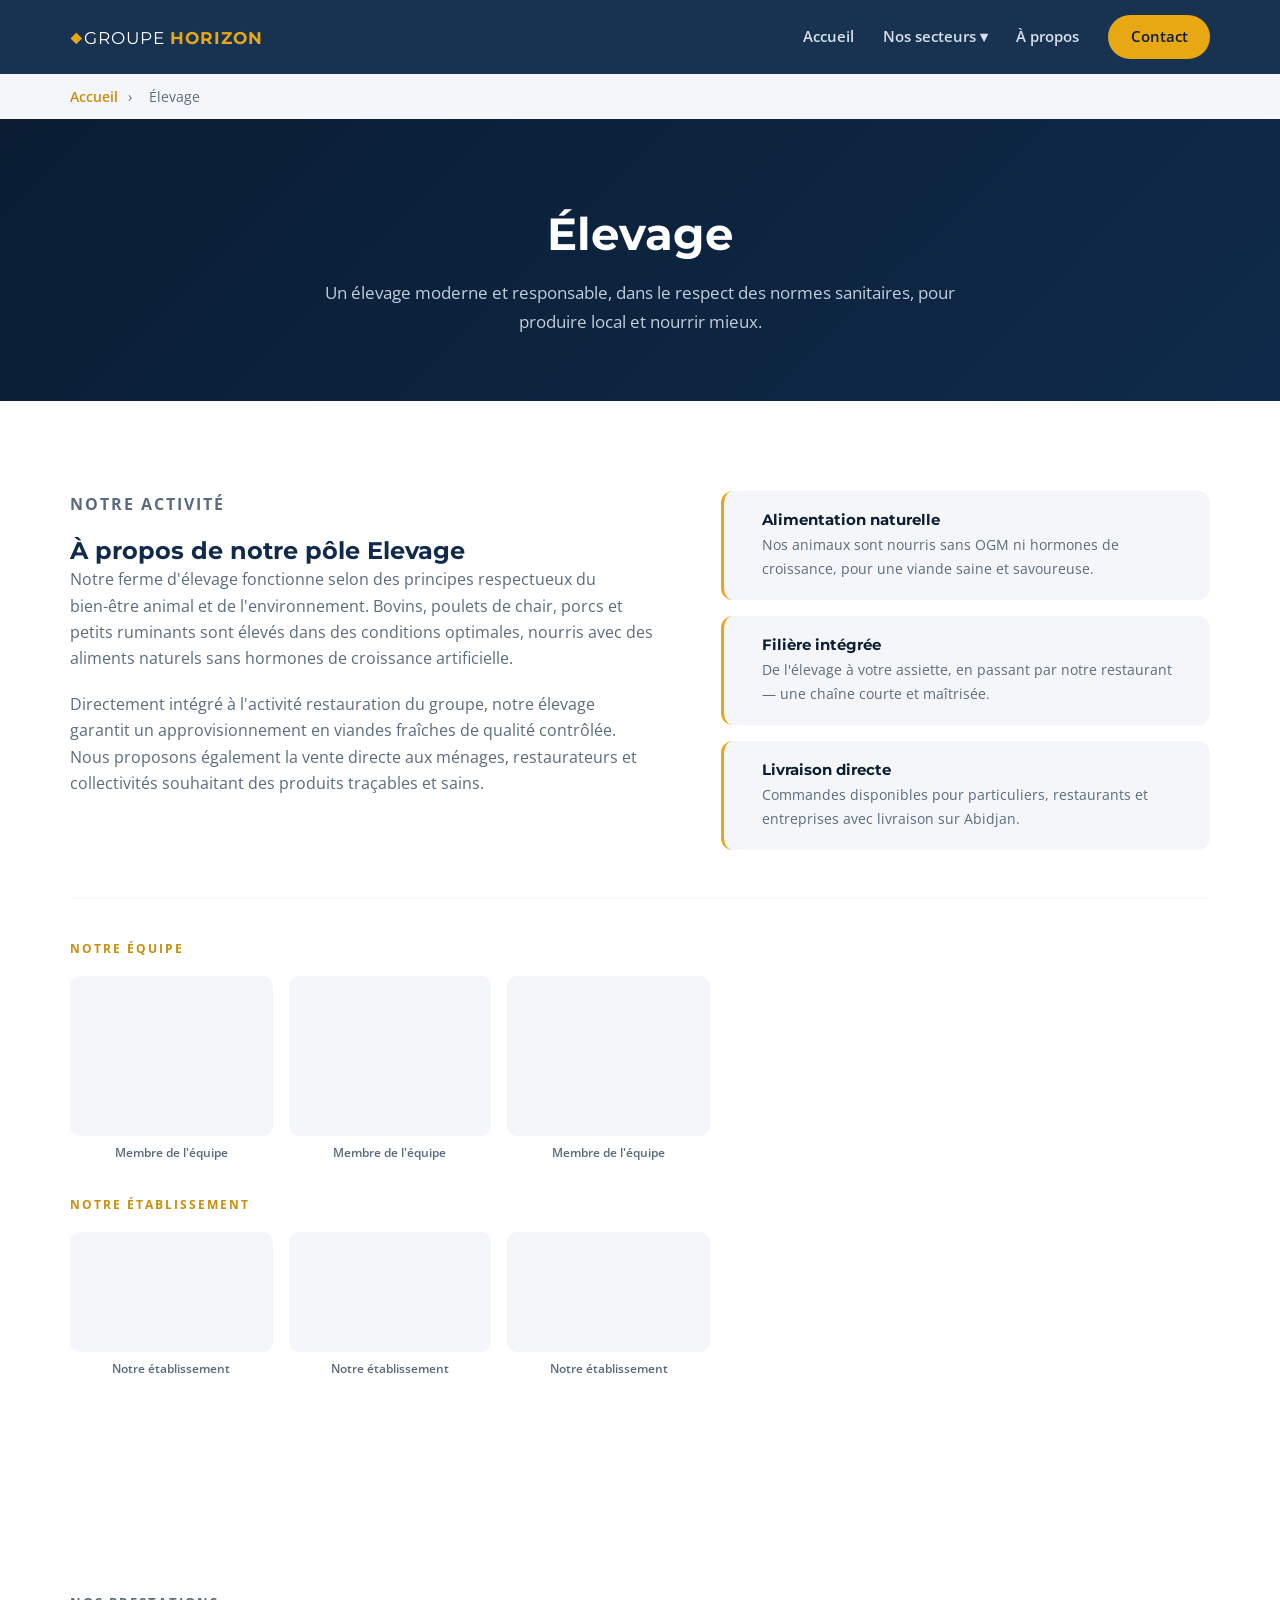
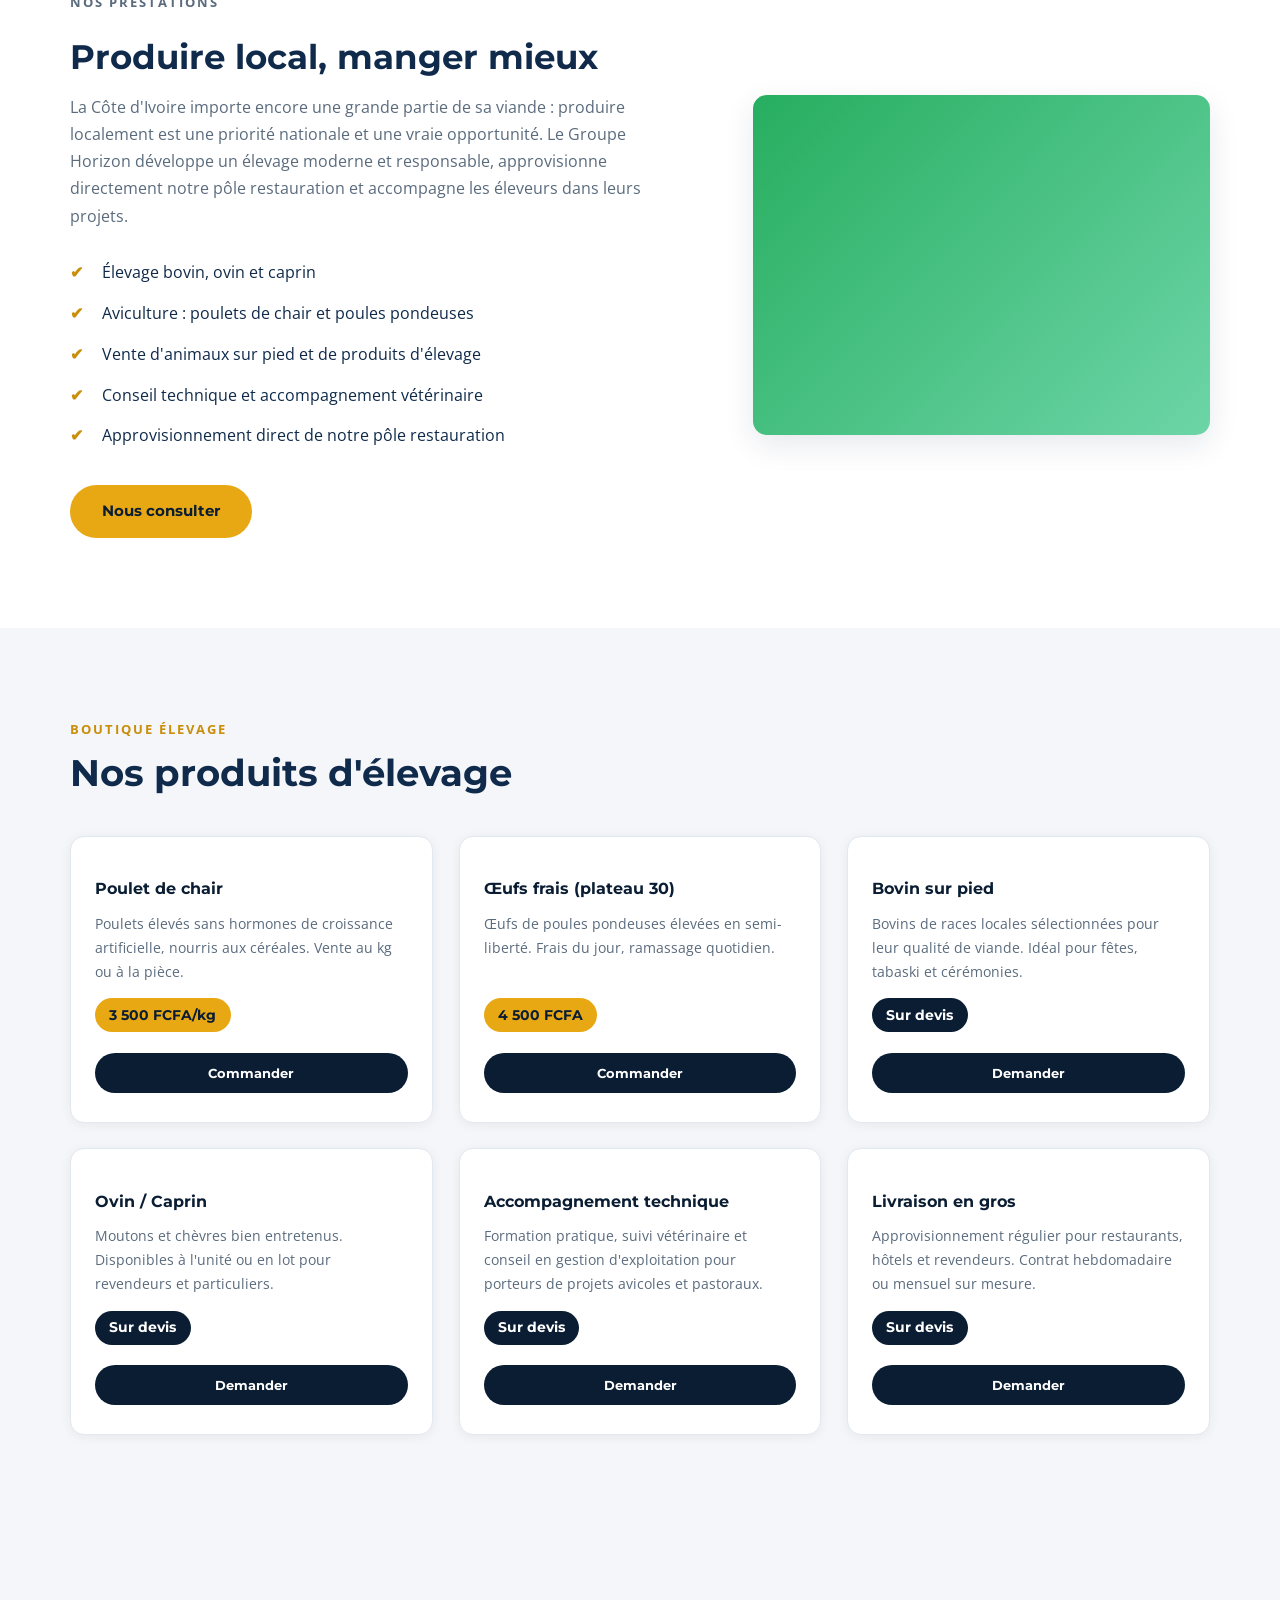
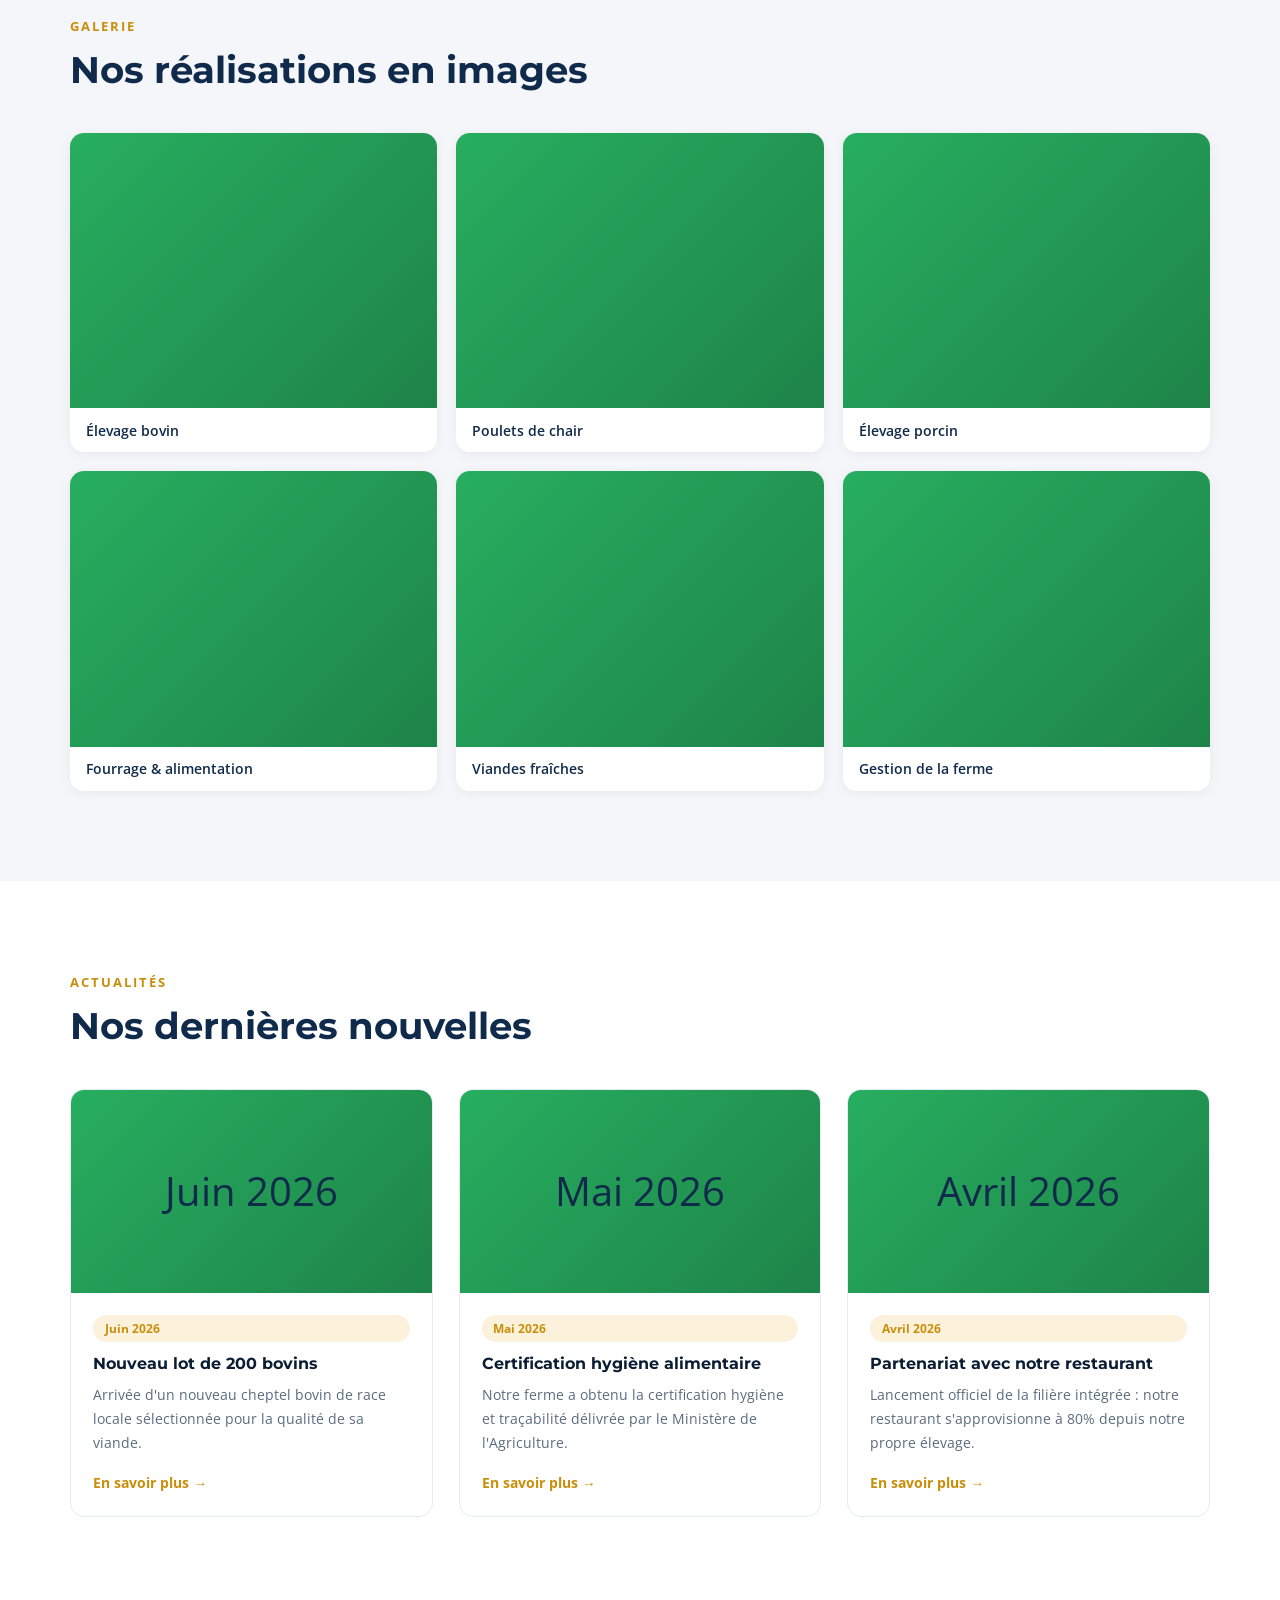
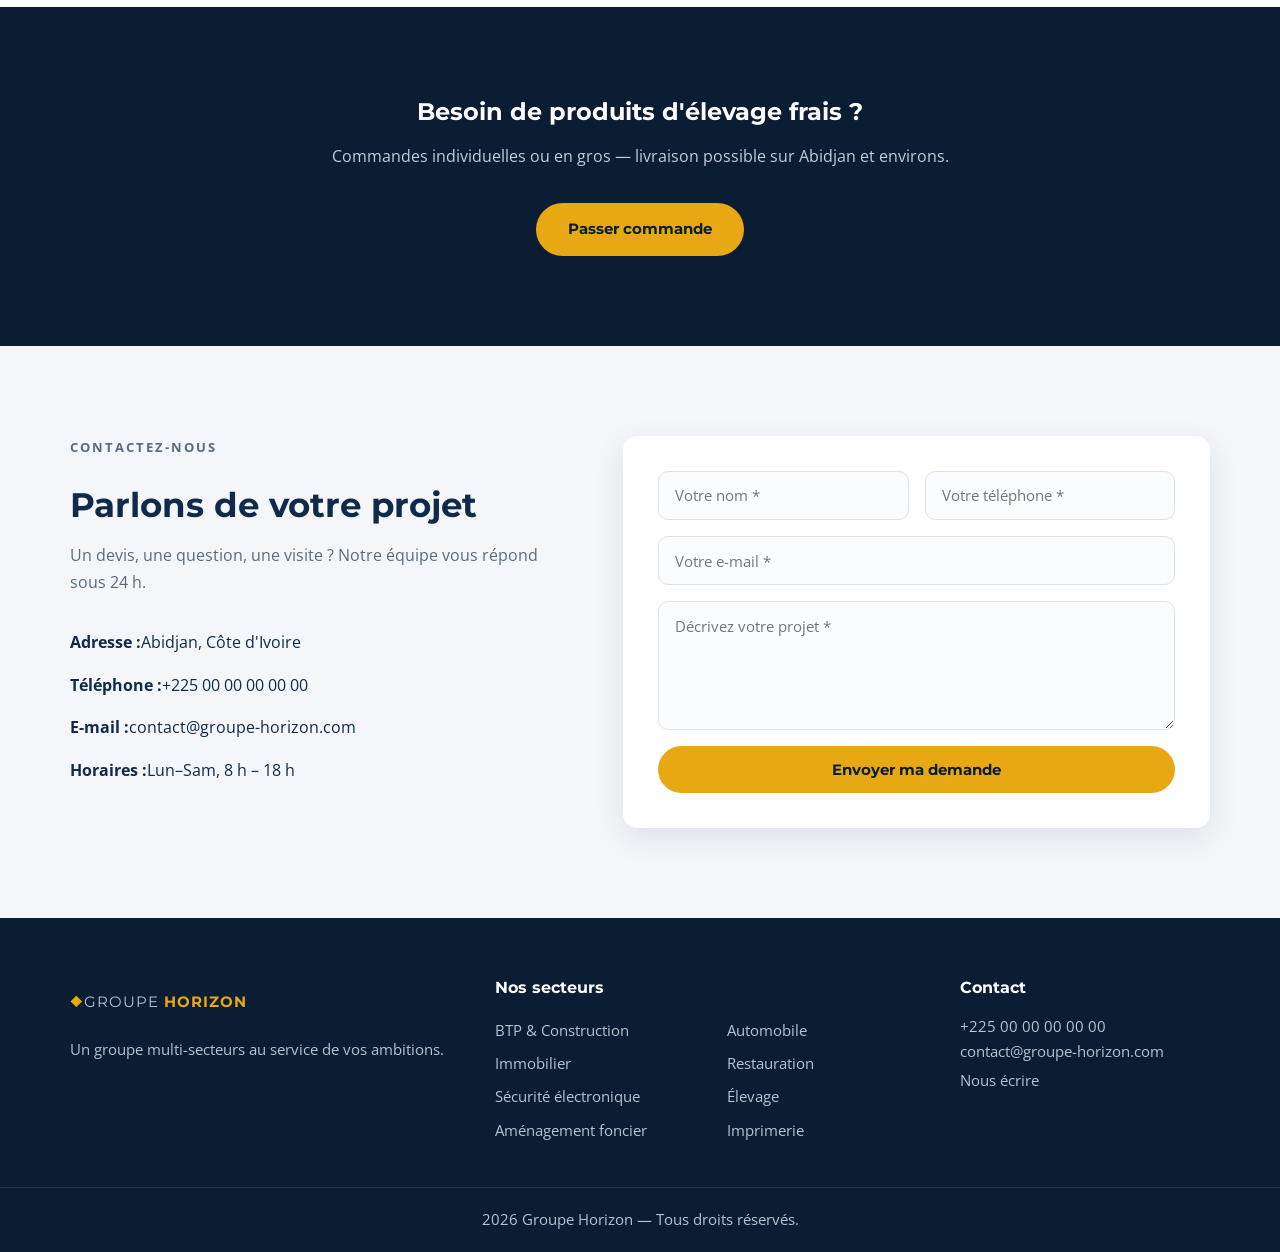
<file: elevage.html>
<!DOCTYPE html>
<html lang="fr">
<head>
  <meta charset="UTF-8">
  <meta name="viewport" content="width=device-width, initial-scale=1.0">
  <title>Élevage — Groupe Horizon</title>
  <meta name="description" content="Groupe Horizon Élevage : bovins, ovins, volailles, œufs frais et accompagnement vétérinaire en Côte d'Ivoire.">
  <link rel="preconnect" href="https://fonts.googleapis.com">
  <link rel="preconnect" href="https://fonts.gstatic.com" crossorigin>
  <link href="https://fonts.googleapis.com/css2?family=Montserrat:wght@400;600;700;800&family=Open+Sans:wght@400;600&display=swap" rel="stylesheet">
  <link rel="stylesheet" href="css/style.css">
</head>
<body>

  <header class="header" id="header">
    <div class="container nav-wrap">
      <a href="index.html" class="logo"><img class="logo-img" alt="Groupe Horizon" style="display:none;height:44px;max-width:180px;object-fit:contain;vertical-align:middle;"><span class="logo-text"><span class="logo-icon">◆</span><span>GROUPE <strong>HORIZON</strong></span></span></a>
      <nav class="nav" id="nav">
        <a href="index.html">Accueil</a>
        <div class="dropdown">
          <a href="index.html#secteurs" class="drop-btn">Nos secteurs ▾</a>
          <div class="dropdown-content">
            <a href="btp.html">BTP &amp; Construction</a>
            <a href="immobilier.html">Immobilier</a>
            <a href="securite.html">Sécurité &amp; Vidéosurveillance</a>
            <a href="foncier.html">Aménagement foncier</a>
            <a href="automobile.html">Automobile</a>
            <a href="restauration.html">Restauration</a>
            <a href="elevage.html">Élevage</a>
            <a href="imprimerie.html">Imprimerie</a>
          </div>
        </div>
        <a href="index.html#apropos">À propos</a>
        <a href="#contact" class="btn-nav">Contact</a>
      </nav>
      <button class="burger" id="burger" aria-label="Menu"><span></span><span></span><span></span></button>
    </div>
  </header>

  <div class="breadcrumb">
    <div class="container"><a href="index.html">Accueil</a> <span>›</span> <span>Élevage</span></div>
  </div>

  <section class="page-hero">
    <div class="container">

      <h1>Élevage</h1>
      <p>Un élevage moderne et responsable, dans le respect des normes sanitaires, pour produire local et nourrir mieux.</p>
    </div>
  </section>

  <section class="section presentation-section">
    <div class="container">
      <div class="presentation-grid">
        <div class="pres-text reveal">
          <p class="section-tag">Notre activité</p>
          <h2>À propos de notre pôle Elevage</h2>
          <p>Notre ferme d'élevage fonctionne selon des principes respectueux du bien-être animal et de l'environnement. Bovins, poulets de chair, porcs et petits ruminants sont élevés dans des conditions optimales, nourris avec des aliments naturels sans hormones de croissance artificielle.</p>
          <p>Directement intégré à l'activité restauration du groupe, notre élevage garantit un approvisionnement en viandes fraîches de qualité contrôlée. Nous proposons également la vente directe aux ménages, restaurateurs et collectivités souhaitant des produits traçables et sains.</p>
        </div>
        <div class="pres-highlights reveal">
          <div class="pres-card">
            <div class="pres-card-icon"></div>
            <div>
              <h4>Alimentation naturelle</h4>
              <p>Nos animaux sont nourris sans OGM ni hormones de croissance, pour une viande saine et savoureuse.</p>
            </div>
          </div>
          <div class="pres-card">
            <div class="pres-card-icon"></div>
            <div>
              <h4>Filière intégrée</h4>
              <p>De l'élevage à votre assiette, en passant par notre restaurant — une chaîne courte et maîtrisée.</p>
            </div>
          </div>
          <div class="pres-card">
            <div class="pres-card-icon"></div>
            <div>
              <h4>Livraison directe</h4>
              <p>Commandes disponibles pour particuliers, restaurants et entreprises avec livraison sur Abidjan.</p>
            </div>
          </div>
        </div>
      </div>
      <div class="pres-photos reveal">
        <p class="pres-photos-label">Notre équipe</p>
        <div class="pres-photo-row">
          <div class="pres-photo-item">
            <div class="pres-photo-placeholder pres-team-slot" data-pres-team="1"></div>
            <p class="pres-photo-caption" data-pres-team-cap="1">Membre de l'équipe</p>
          </div>
          <div class="pres-photo-item">
            <div class="pres-photo-placeholder pres-team-slot" data-pres-team="2"></div>
            <p class="pres-photo-caption" data-pres-team-cap="2">Membre de l'équipe</p>
          </div>
          <div class="pres-photo-item">
            <div class="pres-photo-placeholder pres-team-slot" data-pres-team="3"></div>
            <p class="pres-photo-caption" data-pres-team-cap="3">Membre de l'équipe</p>
          </div>
        </div>
        <p class="pres-photos-label">Notre établissement</p>
        <div class="pres-photo-row">
          <div class="pres-photo-item">
            <div class="pres-photo-placeholder pres-estab-slot" data-pres-estab="1"></div>
            <p class="pres-photo-caption" data-pres-estab-cap="1">Notre établissement</p>
          </div>
          <div class="pres-photo-item">
            <div class="pres-photo-placeholder pres-estab-slot" data-pres-estab="2"></div>
            <p class="pres-photo-caption" data-pres-estab-cap="2">Notre établissement</p>
          </div>
          <div class="pres-photo-item">
            <div class="pres-photo-placeholder pres-estab-slot" data-pres-estab="3"></div>
            <p class="pres-photo-caption" data-pres-estab-cap="3">Notre établissement</p>
          </div>
        </div>
      </div>
    </div>
  </section>

  <section class="section">
    <div class="container sector-wrap">
      <div class="sector-text reveal">
        <p class="section-tag">Nos prestations</p>
        <h2>Produire local, manger mieux</h2>
        <p>La Côte d'Ivoire importe encore une grande partie de sa viande : produire localement est une priorité nationale et une vraie opportunité. Le Groupe Horizon développe un élevage moderne et responsable, approvisionne directement notre pôle restauration et accompagne les éleveurs dans leurs projets.</p>
        <ul class="checklist">
          <li>Élevage bovin, ovin et caprin</li>
          <li>Aviculture : poulets de chair et poules pondeuses</li>
          <li>Vente d'animaux sur pied et de produits d'élevage</li>
          <li>Conseil technique et accompagnement vétérinaire</li>
          <li>Approvisionnement direct de notre pôle restauration</li>
        </ul>
        <a href="#contact" class="btn btn-primary">Nous consulter</a>
      </div>
      <div class="sector-visual reveal" aria-hidden="true">
        <div class="visual-box visual-elevage"><span></span></div>
      </div>
    </div>
  </section>


  <section class="section shop-section">
    <div class="container">
      <p class="section-tag">Boutique Élevage</p>
      <h2 class="section-title">Nos produits d'élevage</h2>
      <div class="shop-grid">

        <div class="shop-card reveal">
          <div class="shop-card-icon"></div>
          <div class="shop-card-name">Poulet de chair</div>
          <div class="shop-card-desc">Poulets élevés sans hormones de croissance artificielle, nourris aux céréales. Vente au kg ou à la pièce.</div>
          <span class="shop-card-price">3 500 FCFA/kg</span>
          <a href="https://wa.me/2250709596520" class="btn-sm" data-wa-btn target="_blank" rel="noopener">Commander</a>
        </div>

        <div class="shop-card reveal">
          <div class="shop-card-icon"></div>
          <div class="shop-card-name">Œufs frais (plateau 30)</div>
          <div class="shop-card-desc">Œufs de poules pondeuses élevées en semi-liberté. Frais du jour, ramassage quotidien.</div>
          <span class="shop-card-price">4 500 FCFA</span>
          <a href="https://wa.me/2250709596520" class="btn-sm" data-wa-btn target="_blank" rel="noopener">Commander</a>
        </div>

        <div class="shop-card reveal">
          <div class="shop-card-icon"></div>
          <div class="shop-card-name">Bovin sur pied</div>
          <div class="shop-card-desc">Bovins de races locales sélectionnées pour leur qualité de viande. Idéal pour fêtes, tabaski et cérémonies.</div>
          <span class="shop-card-price devis">Sur devis</span>
          <a href="https://wa.me/2250709596520" class="btn-sm" data-wa-btn target="_blank" rel="noopener">Demander</a>
        </div>

        <div class="shop-card reveal">
          <div class="shop-card-icon"></div>
          <div class="shop-card-name">Ovin / Caprin</div>
          <div class="shop-card-desc">Moutons et chèvres bien entretenus. Disponibles à l'unité ou en lot pour revendeurs et particuliers.</div>
          <span class="shop-card-price devis">Sur devis</span>
          <a href="https://wa.me/2250709596520" class="btn-sm" data-wa-btn target="_blank" rel="noopener">Demander</a>
        </div>

        <div class="shop-card reveal">
          <div class="shop-card-icon"></div>
          <div class="shop-card-name">Accompagnement technique</div>
          <div class="shop-card-desc">Formation pratique, suivi vétérinaire et conseil en gestion d'exploitation pour porteurs de projets avicoles et pastoraux.</div>
          <span class="shop-card-price devis">Sur devis</span>
          <a href="https://wa.me/2250709596520" class="btn-sm" data-wa-btn target="_blank" rel="noopener">Demander</a>
        </div>

        <div class="shop-card reveal">
          <div class="shop-card-icon"></div>
          <div class="shop-card-name">Livraison en gros</div>
          <div class="shop-card-desc">Approvisionnement régulier pour restaurants, hôtels et revendeurs. Contrat hebdomadaire ou mensuel sur mesure.</div>
          <span class="shop-card-price devis">Sur devis</span>
          <a href="https://wa.me/2250709596520" class="btn-sm" data-wa-btn target="_blank" rel="noopener">Demander</a>
        </div>

      </div>
    </div>
  </section>

  <section class="section catalogue-section" style="display:none">
    <div class="container">
      <p class="section-tag catalogue-tag">Catalogue</p>
      <h2 class="section-title catalogue-title">Nos produits</h2>
      <div class="catalogue-grid"></div>
    </div>
  </section>
  <section class="section visite3d-section" style="display:none">
    <div class="container">
      <p class="section-tag visite3d-tag">Visite virtuelle</p>
      <h2 class="section-title visite3d-title">Découvrez nos locaux en 3D</h2>
      <p class="visite3d-desc"></p>
      <div class="visite3d-embed">
        <iframe class="visite3d-iframe" src="" allowfullscreen allow="xr-spatial-tracking; fullscreen"></iframe>
      </div>
    </div>
  </section>

  <section class="section galerie-section">
    <div class="container">
      <p class="section-tag">Galerie</p>
      <h2 class="section-title">Nos réalisations en images</h2>
      <div class="galerie-grid">
        <div class="galerie-item reveal">
          <div class="galerie-placeholder" style="background:linear-gradient(135deg,#27ae60,#1e8449)"></div>
          <p class="galerie-caption">Élevage bovin</p>
        </div>
        <div class="galerie-item reveal">
          <div class="galerie-placeholder" style="background:linear-gradient(135deg,#27ae60,#1e8449)"></div>
          <p class="galerie-caption">Poulets de chair</p>
        </div>
        <div class="galerie-item reveal">
          <div class="galerie-placeholder" style="background:linear-gradient(135deg,#27ae60,#1e8449)"></div>
          <p class="galerie-caption">Élevage porcin</p>
        </div>
        <div class="galerie-item reveal">
          <div class="galerie-placeholder" style="background:linear-gradient(135deg,#27ae60,#1e8449)"></div>
          <p class="galerie-caption">Fourrage & alimentation</p>
        </div>
        <div class="galerie-item reveal">
          <div class="galerie-placeholder" style="background:linear-gradient(135deg,#27ae60,#1e8449)"></div>
          <p class="galerie-caption">Viandes fraîches</p>
        </div>
        <div class="galerie-item reveal">
          <div class="galerie-placeholder" style="background:linear-gradient(135deg,#27ae60,#1e8449)"></div>
          <p class="galerie-caption">Gestion de la ferme</p>
        </div>
      </div>
    </div>
  </section>

  <section class="section actu-section">
    <div class="container">
      <p class="section-tag">Actualités</p>
      <h2 class="section-title">Nos dernières nouvelles</h2>
      <div class="actu-grid">
        <div class="actu-card reveal">
          <div class="actu-img" style="background:linear-gradient(135deg,#27ae60,#1e8449)">Juin 2026</div>
          <div class="actu-body">
            <span class="actu-date">Juin 2026</span>
            <h3 class="actu-title">Nouveau lot de 200 bovins</h3>
            <p class="actu-desc">Arrivée d'un nouveau cheptel bovin de race locale sélectionnée pour la qualité de sa viande.</p>
            <a href="#contact" class="actu-link">En savoir plus →</a>
          </div>
        </div>
        <div class="actu-card reveal">
          <div class="actu-img" style="background:linear-gradient(135deg,#27ae60,#1e8449)">Mai 2026</div>
          <div class="actu-body">
            <span class="actu-date">Mai 2026</span>
            <h3 class="actu-title">Certification hygiène alimentaire</h3>
            <p class="actu-desc">Notre ferme a obtenu la certification hygiène et traçabilité délivrée par le Ministère de l'Agriculture.</p>
            <a href="#contact" class="actu-link">En savoir plus →</a>
          </div>
        </div>
        <div class="actu-card reveal">
          <div class="actu-img" style="background:linear-gradient(135deg,#27ae60,#1e8449)">Avril 2026</div>
          <div class="actu-body">
            <span class="actu-date">Avril 2026</span>
            <h3 class="actu-title">Partenariat avec notre restaurant</h3>
            <p class="actu-desc">Lancement officiel de la filière intégrée : notre restaurant s'approvisionne à 80% depuis notre propre élevage.</p>
            <a href="#contact" class="actu-link">En savoir plus →</a>
          </div>
        </div>
      </div>
    </div>
  </section>
  <section class="section contact-cta">
    <div class="container">
      <h2>Besoin de produits d'élevage frais ?</h2>
      <p>Commandes individuelles ou en gros — livraison possible sur Abidjan et environs.</p>
      <a href="#contact" class="btn btn-primary">Passer commande</a>
    </div>
  </section>

  <section class="section contact" id="contact">
    <div class="container contact-wrap">
      <div class="contact-info reveal">
        <p class="section-tag">Contactez-nous</p>
        <h2>Parlons de votre projet</h2>
        <p>Un devis, une question, une visite ? Notre équipe vous répond sous 24 h.</p>
        <ul class="contact-list">
          <li><strong>Adresse :</strong><span data-admin-address>Abidjan, Côte d'Ivoire</span></li>
          <li><strong>Téléphone :</strong><span data-admin-phone>+225 00 00 00 00 00</span></li>
          <li><strong>E-mail :</strong><span data-admin-email>contact@groupe-horizon.com</span></li>
          <li><strong>Horaires :</strong><span data-admin-hours>Lun–Sam, 8 h – 18 h</span></li>
        </ul>
      </div>
      <form class="contact-form reveal" id="contactForm">
        <div class="form-row">
          <input type="text" name="nom" placeholder="Votre nom *" required>
          <input type="tel" name="telephone" placeholder="Votre téléphone *" required>
        </div>
        <input type="email" name="email" placeholder="Votre e-mail *" required>
        <textarea name="message" rows="5" placeholder="Décrivez votre projet *" required></textarea>
        <button type="submit" class="btn btn-primary btn-full">Envoyer ma demande</button>
        <p class="form-success" id="formSuccess">Merci ! Votre message a bien été enregistré. Nous vous recontactons très vite.</p>
      </form>
    </div>
  </section>

  <footer class="footer">
    <div class="container footer-grid">
      <div>
        <a href="index.html" class="logo logo-footer"><img class="logo-img" alt="Groupe Horizon" style="display:none;height:44px;max-width:180px;object-fit:contain;vertical-align:middle;"><span class="logo-text"><span class="logo-icon">◆</span><span>GROUPE <strong>HORIZON</strong></span></span></a>
        <p>Un groupe multi-secteurs au service de vos ambitions.</p>
      </div>
      <div>
        <h4>Nos secteurs</h4>
        <a href="btp.html">BTP &amp; Construction</a>
        <a href="immobilier.html">Immobilier</a>
        <a href="securite.html">Sécurité électronique</a>
        <a href="foncier.html">Aménagement foncier</a>
      </div>
      <div>
        <h4>&nbsp;</h4>
        <a href="automobile.html">Automobile</a>
        <a href="restauration.html">Restauration</a>
        <a href="elevage.html">Élevage</a>
        <a href="imprimerie.html">Imprimerie</a>
      </div>
      <div>
        <h4>Contact</h4>
        <p>+225 00 00 00 00 00<br>contact@groupe-horizon.com</p>
        <a href="#contact">Nous écrire</a>
      </div>
    </div>
    <div class="footer-bottom"><p>2026 Groupe Horizon — Tous droits réservés.</p></div>
  </footer>

  <script src="js/admin-content.js"></script>
  <script src="js/main.js"></script>
</body>
</html>
</file>
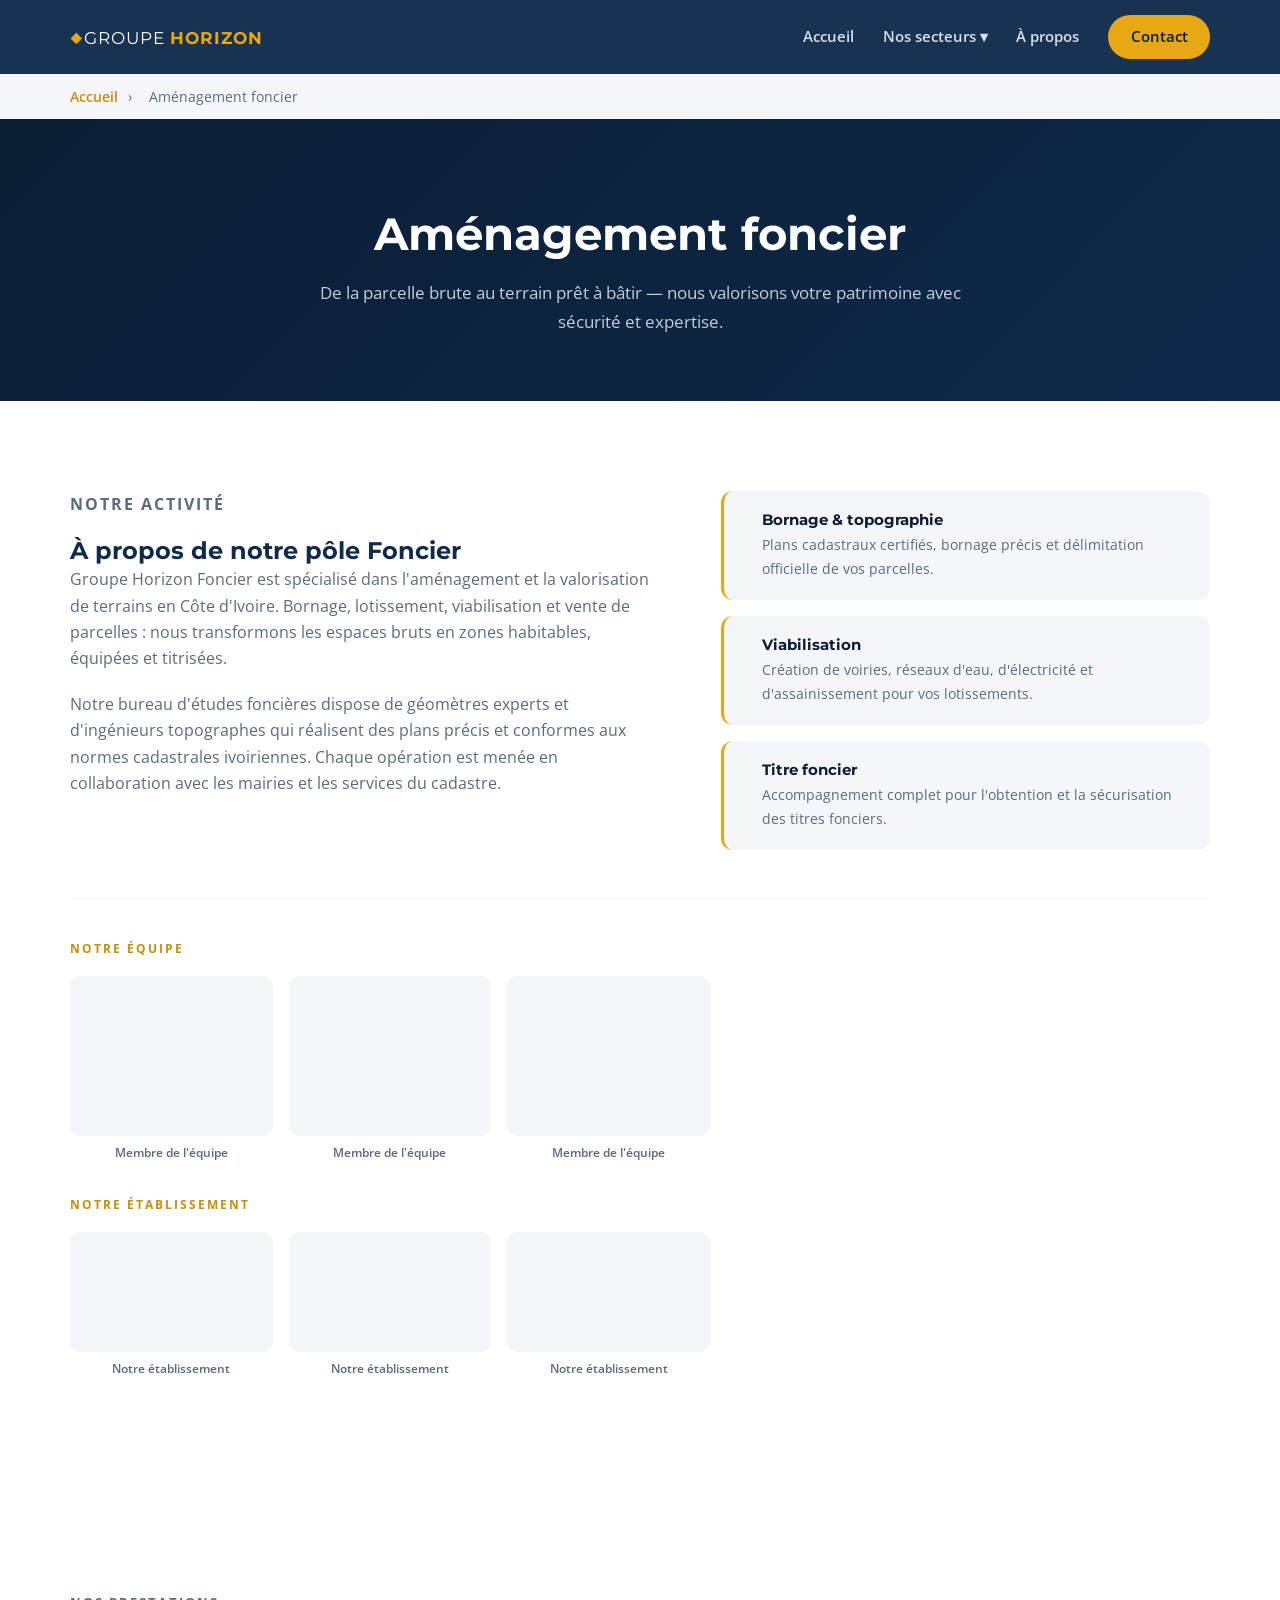
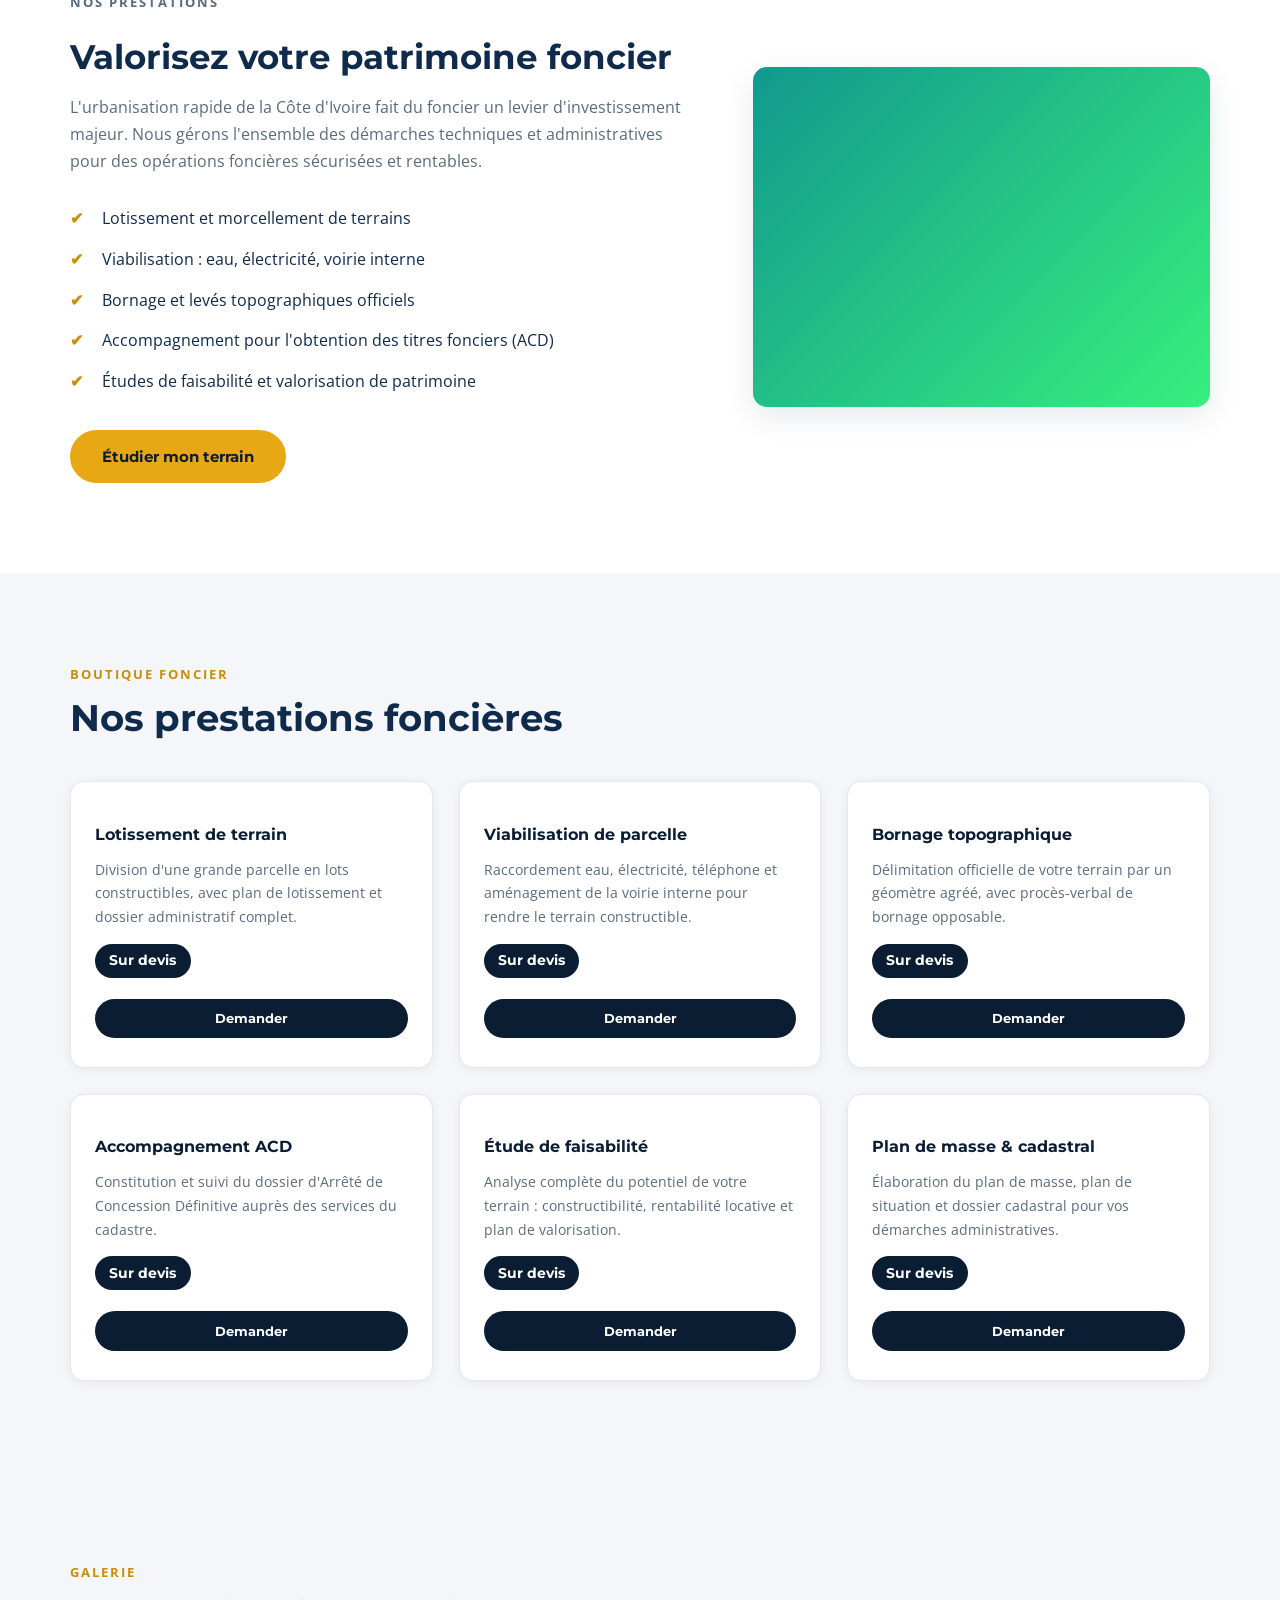
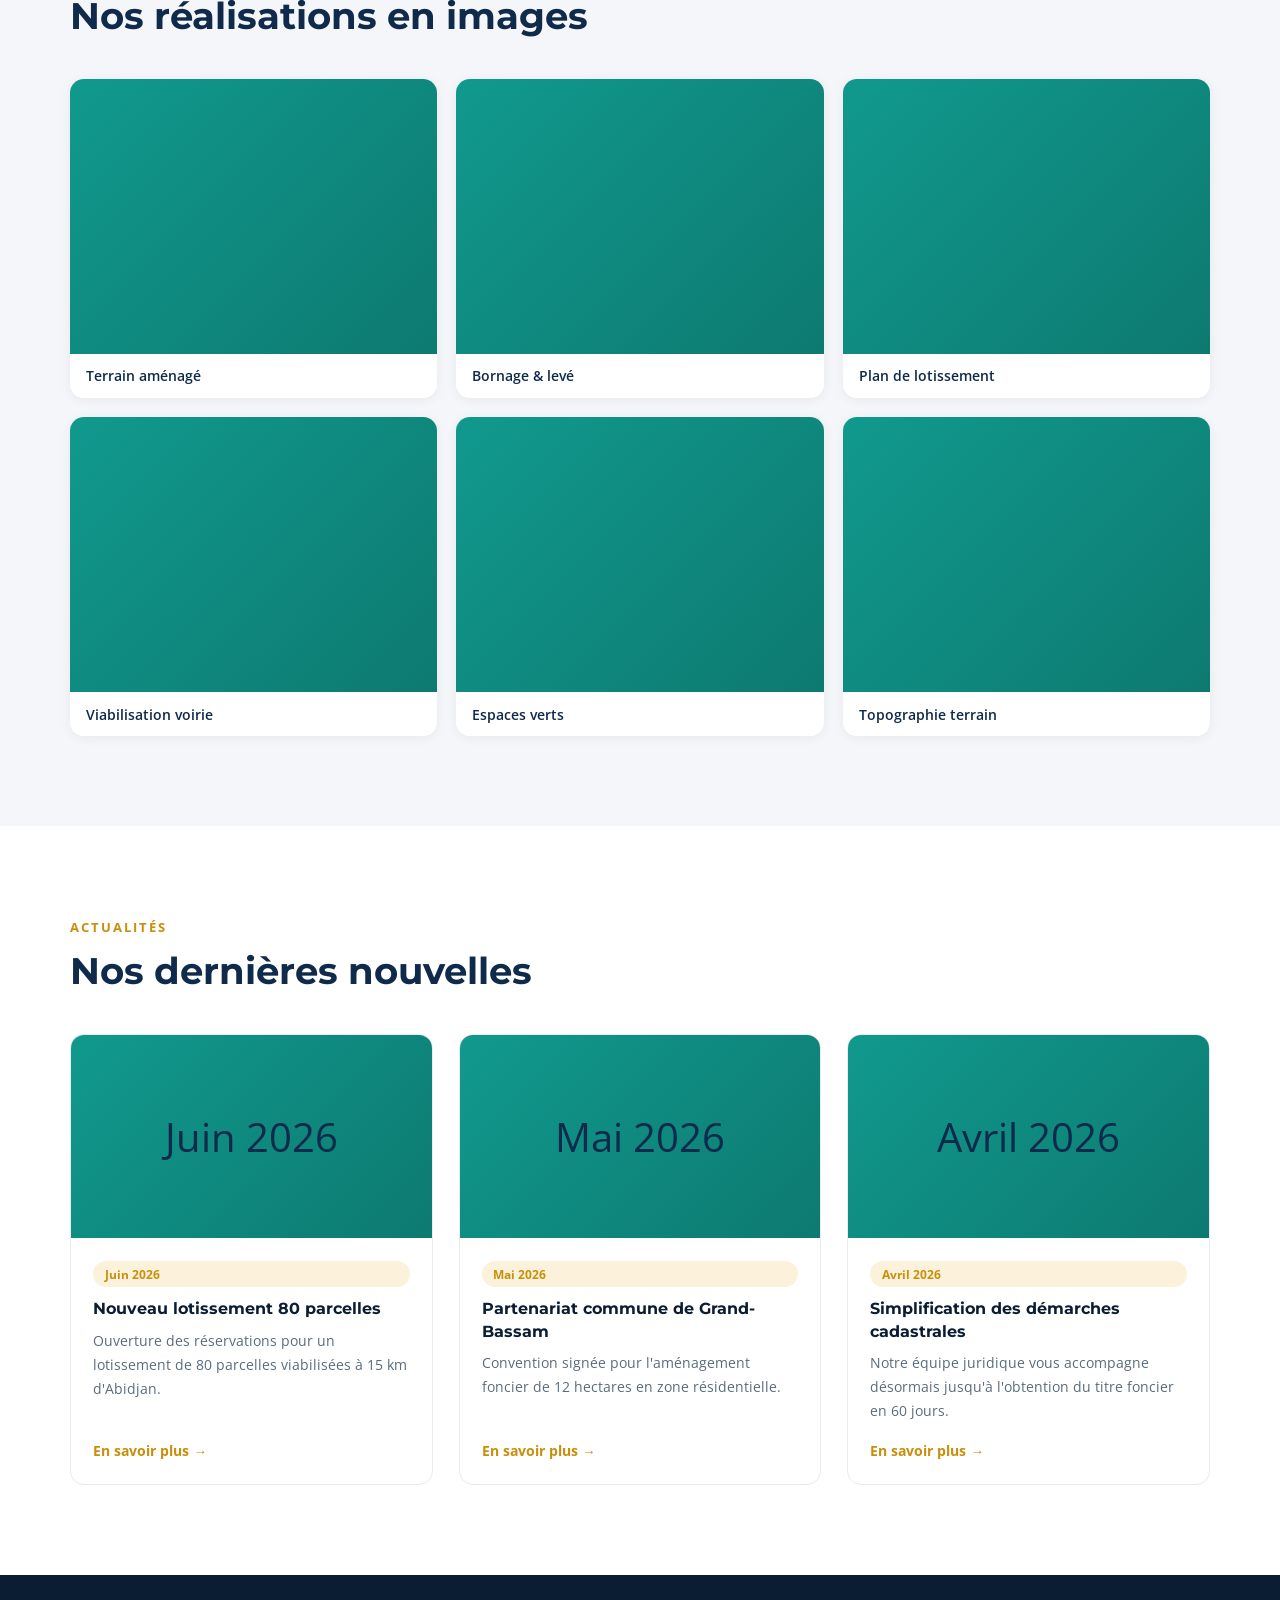
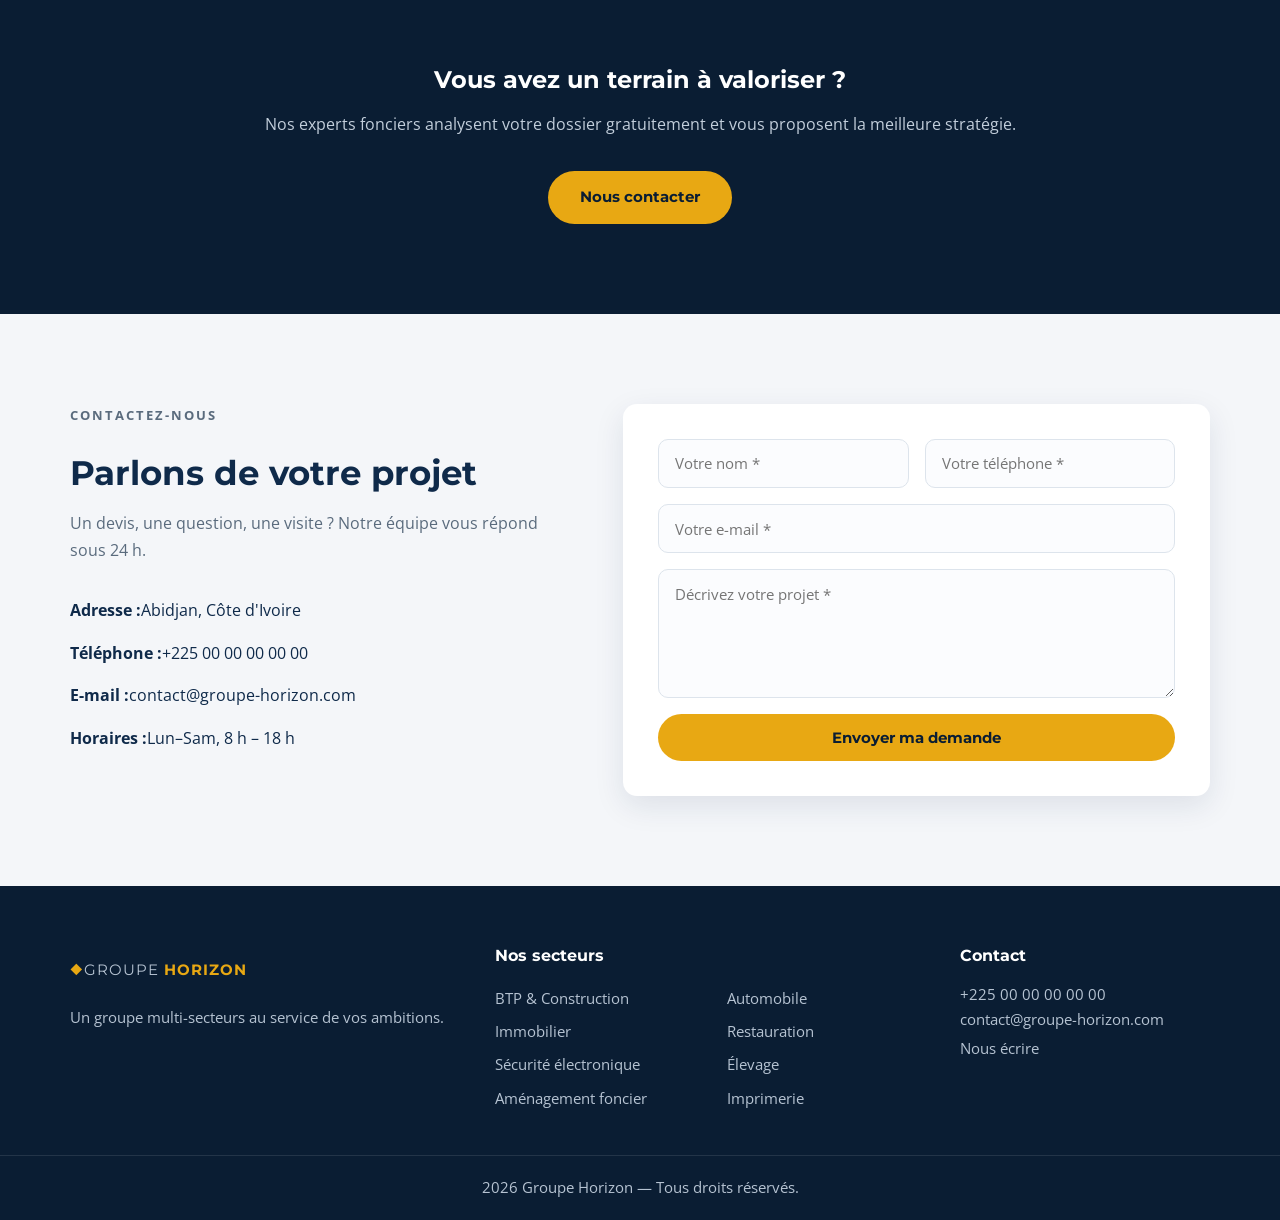
<file: foncier.html>
<!DOCTYPE html>
<html lang="fr">
<head>
  <meta charset="UTF-8">
  <meta name="viewport" content="width=device-width, initial-scale=1.0">
  <title>Aménagement Foncier — Groupe Horizon</title>
  <meta name="description" content="Groupe Horizon Foncier : lotissement, viabilisation, bornage, titres fonciers ACD en Côte d'Ivoire.">
  <link rel="preconnect" href="https://fonts.googleapis.com">
  <link rel="preconnect" href="https://fonts.gstatic.com" crossorigin>
  <link href="https://fonts.googleapis.com/css2?family=Montserrat:wght@400;600;700;800&family=Open+Sans:wght@400;600&display=swap" rel="stylesheet">
  <link rel="stylesheet" href="css/style.css">
</head>
<body>

  <header class="header" id="header">
    <div class="container nav-wrap">
      <a href="index.html" class="logo"><img class="logo-img" alt="Groupe Horizon" style="display:none;height:44px;max-width:180px;object-fit:contain;vertical-align:middle;"><span class="logo-text"><span class="logo-icon">◆</span><span>GROUPE <strong>HORIZON</strong></span></span></a>
      <nav class="nav" id="nav">
        <a href="index.html">Accueil</a>
        <div class="dropdown">
          <a href="index.html#secteurs" class="drop-btn">Nos secteurs ▾</a>
          <div class="dropdown-content">
            <a href="btp.html">BTP &amp; Construction</a>
            <a href="immobilier.html">Immobilier</a>
            <a href="securite.html">Sécurité &amp; Vidéosurveillance</a>
            <a href="foncier.html">Aménagement foncier</a>
            <a href="automobile.html">Automobile</a>
            <a href="restauration.html">Restauration</a>
            <a href="elevage.html">Élevage</a>
            <a href="imprimerie.html">Imprimerie</a>
          </div>
        </div>
        <a href="index.html#apropos">À propos</a>
        <a href="#contact" class="btn-nav">Contact</a>
      </nav>
      <button class="burger" id="burger" aria-label="Menu"><span></span><span></span><span></span></button>
    </div>
  </header>

  <div class="breadcrumb">
    <div class="container"><a href="index.html">Accueil</a> <span>›</span> <span>Aménagement foncier</span></div>
  </div>

  <section class="page-hero">
    <div class="container">

      <h1>Aménagement foncier</h1>
      <p>De la parcelle brute au terrain prêt à bâtir — nous valorisons votre patrimoine avec sécurité et expertise.</p>
    </div>
  </section>

  <section class="section presentation-section">
    <div class="container">
      <div class="presentation-grid">
        <div class="pres-text reveal">
          <p class="section-tag">Notre activité</p>
          <h2>À propos de notre pôle Foncier</h2>
          <p>Groupe Horizon Foncier est spécialisé dans l'aménagement et la valorisation de terrains en Côte d'Ivoire. Bornage, lotissement, viabilisation et vente de parcelles : nous transformons les espaces bruts en zones habitables, équipées et titrisées.</p>
          <p>Notre bureau d'études foncières dispose de géomètres experts et d'ingénieurs topographes qui réalisent des plans précis et conformes aux normes cadastrales ivoiriennes. Chaque opération est menée en collaboration avec les mairies et les services du cadastre.</p>
        </div>
        <div class="pres-highlights reveal">
          <div class="pres-card">
            <div class="pres-card-icon"></div>
            <div>
              <h4>Bornage & topographie</h4>
              <p>Plans cadastraux certifiés, bornage précis et délimitation officielle de vos parcelles.</p>
            </div>
          </div>
          <div class="pres-card">
            <div class="pres-card-icon"></div>
            <div>
              <h4>Viabilisation</h4>
              <p>Création de voiries, réseaux d'eau, d'électricité et d'assainissement pour vos lotissements.</p>
            </div>
          </div>
          <div class="pres-card">
            <div class="pres-card-icon"></div>
            <div>
              <h4>Titre foncier</h4>
              <p>Accompagnement complet pour l'obtention et la sécurisation des titres fonciers.</p>
            </div>
          </div>
        </div>
      </div>
      <div class="pres-photos reveal">
        <p class="pres-photos-label">Notre équipe</p>
        <div class="pres-photo-row">
          <div class="pres-photo-item">
            <div class="pres-photo-placeholder pres-team-slot" data-pres-team="1"></div>
            <p class="pres-photo-caption" data-pres-team-cap="1">Membre de l'équipe</p>
          </div>
          <div class="pres-photo-item">
            <div class="pres-photo-placeholder pres-team-slot" data-pres-team="2"></div>
            <p class="pres-photo-caption" data-pres-team-cap="2">Membre de l'équipe</p>
          </div>
          <div class="pres-photo-item">
            <div class="pres-photo-placeholder pres-team-slot" data-pres-team="3"></div>
            <p class="pres-photo-caption" data-pres-team-cap="3">Membre de l'équipe</p>
          </div>
        </div>
        <p class="pres-photos-label">Notre établissement</p>
        <div class="pres-photo-row">
          <div class="pres-photo-item">
            <div class="pres-photo-placeholder pres-estab-slot" data-pres-estab="1"></div>
            <p class="pres-photo-caption" data-pres-estab-cap="1">Notre établissement</p>
          </div>
          <div class="pres-photo-item">
            <div class="pres-photo-placeholder pres-estab-slot" data-pres-estab="2"></div>
            <p class="pres-photo-caption" data-pres-estab-cap="2">Notre établissement</p>
          </div>
          <div class="pres-photo-item">
            <div class="pres-photo-placeholder pres-estab-slot" data-pres-estab="3"></div>
            <p class="pres-photo-caption" data-pres-estab-cap="3">Notre établissement</p>
          </div>
        </div>
      </div>
    </div>
  </section>

  <section class="section">
    <div class="container sector-wrap">
      <div class="sector-text reveal">
        <p class="section-tag">Nos prestations</p>
        <h2>Valorisez votre patrimoine foncier</h2>
        <p>L'urbanisation rapide de la Côte d'Ivoire fait du foncier un levier d'investissement majeur. Nous gérons l'ensemble des démarches techniques et administratives pour des opérations foncières sécurisées et rentables.</p>
        <ul class="checklist">
          <li>Lotissement et morcellement de terrains</li>
          <li>Viabilisation : eau, électricité, voirie interne</li>
          <li>Bornage et levés topographiques officiels</li>
          <li>Accompagnement pour l'obtention des titres fonciers (ACD)</li>
          <li>Études de faisabilité et valorisation de patrimoine</li>
        </ul>
        <a href="#contact" class="btn btn-primary">Étudier mon terrain</a>
      </div>
      <div class="sector-visual reveal" aria-hidden="true">
        <div class="visual-box visual-foncier"><span></span></div>
      </div>
    </div>
  </section>


  <section class="section shop-section">
    <div class="container">
      <p class="section-tag">Boutique Foncier</p>
      <h2 class="section-title">Nos prestations foncières</h2>
      <div class="shop-grid">

        <div class="shop-card reveal">
          <div class="shop-card-icon"></div>
          <div class="shop-card-name">Lotissement de terrain</div>
          <div class="shop-card-desc">Division d'une grande parcelle en lots constructibles, avec plan de lotissement et dossier administratif complet.</div>
          <span class="shop-card-price devis">Sur devis</span>
          <a href="https://wa.me/2250709596520" class="btn-sm" data-wa-btn target="_blank" rel="noopener">Demander</a>
        </div>

        <div class="shop-card reveal">
          <div class="shop-card-icon"></div>
          <div class="shop-card-name">Viabilisation de parcelle</div>
          <div class="shop-card-desc">Raccordement eau, électricité, téléphone et aménagement de la voirie interne pour rendre le terrain constructible.</div>
          <span class="shop-card-price devis">Sur devis</span>
          <a href="https://wa.me/2250709596520" class="btn-sm" data-wa-btn target="_blank" rel="noopener">Demander</a>
        </div>

        <div class="shop-card reveal">
          <div class="shop-card-icon"></div>
          <div class="shop-card-name">Bornage topographique</div>
          <div class="shop-card-desc">Délimitation officielle de votre terrain par un géomètre agréé, avec procès-verbal de bornage opposable.</div>
          <span class="shop-card-price devis">Sur devis</span>
          <a href="https://wa.me/2250709596520" class="btn-sm" data-wa-btn target="_blank" rel="noopener">Demander</a>
        </div>

        <div class="shop-card reveal">
          <div class="shop-card-icon"></div>
          <div class="shop-card-name">Accompagnement ACD</div>
          <div class="shop-card-desc">Constitution et suivi du dossier d'Arrêté de Concession Définitive auprès des services du cadastre.</div>
          <span class="shop-card-price devis">Sur devis</span>
          <a href="https://wa.me/2250709596520" class="btn-sm" data-wa-btn target="_blank" rel="noopener">Demander</a>
        </div>

        <div class="shop-card reveal">
          <div class="shop-card-icon"></div>
          <div class="shop-card-name">Étude de faisabilité</div>
          <div class="shop-card-desc">Analyse complète du potentiel de votre terrain : constructibilité, rentabilité locative et plan de valorisation.</div>
          <span class="shop-card-price devis">Sur devis</span>
          <a href="https://wa.me/2250709596520" class="btn-sm" data-wa-btn target="_blank" rel="noopener">Demander</a>
        </div>

        <div class="shop-card reveal">
          <div class="shop-card-icon"></div>
          <div class="shop-card-name">Plan de masse &amp; cadastral</div>
          <div class="shop-card-desc">Élaboration du plan de masse, plan de situation et dossier cadastral pour vos démarches administratives.</div>
          <span class="shop-card-price devis">Sur devis</span>
          <a href="https://wa.me/2250709596520" class="btn-sm" data-wa-btn target="_blank" rel="noopener">Demander</a>
        </div>

      </div>
    </div>
  </section>

  <section class="section catalogue-section" style="display:none">
    <div class="container">
      <p class="section-tag catalogue-tag">Catalogue</p>
      <h2 class="section-title catalogue-title">Nos produits</h2>
      <div class="catalogue-grid"></div>
    </div>
  </section>
  <section class="section visite3d-section" style="display:none">
    <div class="container">
      <p class="section-tag visite3d-tag">Visite virtuelle</p>
      <h2 class="section-title visite3d-title">Découvrez nos locaux en 3D</h2>
      <p class="visite3d-desc"></p>
      <div class="visite3d-embed">
        <iframe class="visite3d-iframe" src="" allowfullscreen allow="xr-spatial-tracking; fullscreen"></iframe>
      </div>
    </div>
  </section>

  <section class="section galerie-section">
    <div class="container">
      <p class="section-tag">Galerie</p>
      <h2 class="section-title">Nos réalisations en images</h2>
      <div class="galerie-grid">
        <div class="galerie-item reveal">
          <div class="galerie-placeholder" style="background:linear-gradient(135deg,#11998e,#0d7a70)"></div>
          <p class="galerie-caption">Terrain aménagé</p>
        </div>
        <div class="galerie-item reveal">
          <div class="galerie-placeholder" style="background:linear-gradient(135deg,#11998e,#0d7a70)"></div>
          <p class="galerie-caption">Bornage & levé</p>
        </div>
        <div class="galerie-item reveal">
          <div class="galerie-placeholder" style="background:linear-gradient(135deg,#11998e,#0d7a70)"></div>
          <p class="galerie-caption">Plan de lotissement</p>
        </div>
        <div class="galerie-item reveal">
          <div class="galerie-placeholder" style="background:linear-gradient(135deg,#11998e,#0d7a70)"></div>
          <p class="galerie-caption">Viabilisation voirie</p>
        </div>
        <div class="galerie-item reveal">
          <div class="galerie-placeholder" style="background:linear-gradient(135deg,#11998e,#0d7a70)"></div>
          <p class="galerie-caption">Espaces verts</p>
        </div>
        <div class="galerie-item reveal">
          <div class="galerie-placeholder" style="background:linear-gradient(135deg,#11998e,#0d7a70)"></div>
          <p class="galerie-caption">Topographie terrain</p>
        </div>
      </div>
    </div>
  </section>

  <section class="section actu-section">
    <div class="container">
      <p class="section-tag">Actualités</p>
      <h2 class="section-title">Nos dernières nouvelles</h2>
      <div class="actu-grid">
        <div class="actu-card reveal">
          <div class="actu-img" style="background:linear-gradient(135deg,#11998e,#0d7a70)">Juin 2026</div>
          <div class="actu-body">
            <span class="actu-date">Juin 2026</span>
            <h3 class="actu-title">Nouveau lotissement 80 parcelles</h3>
            <p class="actu-desc">Ouverture des réservations pour un lotissement de 80 parcelles viabilisées à 15 km d'Abidjan.</p>
            <a href="#contact" class="actu-link">En savoir plus →</a>
          </div>
        </div>
        <div class="actu-card reveal">
          <div class="actu-img" style="background:linear-gradient(135deg,#11998e,#0d7a70)">Mai 2026</div>
          <div class="actu-body">
            <span class="actu-date">Mai 2026</span>
            <h3 class="actu-title">Partenariat commune de Grand-Bassam</h3>
            <p class="actu-desc">Convention signée pour l'aménagement foncier de 12 hectares en zone résidentielle.</p>
            <a href="#contact" class="actu-link">En savoir plus →</a>
          </div>
        </div>
        <div class="actu-card reveal">
          <div class="actu-img" style="background:linear-gradient(135deg,#11998e,#0d7a70)">Avril 2026</div>
          <div class="actu-body">
            <span class="actu-date">Avril 2026</span>
            <h3 class="actu-title">Simplification des démarches cadastrales</h3>
            <p class="actu-desc">Notre équipe juridique vous accompagne désormais jusqu'à l'obtention du titre foncier en 60 jours.</p>
            <a href="#contact" class="actu-link">En savoir plus →</a>
          </div>
        </div>
      </div>
    </div>
  </section>
  <section class="section contact-cta">
    <div class="container">
      <h2>Vous avez un terrain à valoriser ?</h2>
      <p>Nos experts fonciers analysent votre dossier gratuitement et vous proposent la meilleure stratégie.</p>
      <a href="#contact" class="btn btn-primary">Nous contacter</a>
    </div>
  </section>

  <section class="section contact" id="contact">
    <div class="container contact-wrap">
      <div class="contact-info reveal">
        <p class="section-tag">Contactez-nous</p>
        <h2>Parlons de votre projet</h2>
        <p>Un devis, une question, une visite ? Notre équipe vous répond sous 24 h.</p>
        <ul class="contact-list">
          <li><strong>Adresse :</strong><span data-admin-address>Abidjan, Côte d'Ivoire</span></li>
          <li><strong>Téléphone :</strong><span data-admin-phone>+225 00 00 00 00 00</span></li>
          <li><strong>E-mail :</strong><span data-admin-email>contact@groupe-horizon.com</span></li>
          <li><strong>Horaires :</strong><span data-admin-hours>Lun–Sam, 8 h – 18 h</span></li>
        </ul>
      </div>
      <form class="contact-form reveal" id="contactForm">
        <div class="form-row">
          <input type="text" name="nom" placeholder="Votre nom *" required>
          <input type="tel" name="telephone" placeholder="Votre téléphone *" required>
        </div>
        <input type="email" name="email" placeholder="Votre e-mail *" required>
        <textarea name="message" rows="5" placeholder="Décrivez votre projet *" required></textarea>
        <button type="submit" class="btn btn-primary btn-full">Envoyer ma demande</button>
        <p class="form-success" id="formSuccess">Merci ! Votre message a bien été enregistré. Nous vous recontactons très vite.</p>
      </form>
    </div>
  </section>

  <footer class="footer">
    <div class="container footer-grid">
      <div>
        <a href="index.html" class="logo logo-footer"><img class="logo-img" alt="Groupe Horizon" style="display:none;height:44px;max-width:180px;object-fit:contain;vertical-align:middle;"><span class="logo-text"><span class="logo-icon">◆</span><span>GROUPE <strong>HORIZON</strong></span></span></a>
        <p>Un groupe multi-secteurs au service de vos ambitions.</p>
      </div>
      <div>
        <h4>Nos secteurs</h4>
        <a href="btp.html">BTP &amp; Construction</a>
        <a href="immobilier.html">Immobilier</a>
        <a href="securite.html">Sécurité électronique</a>
        <a href="foncier.html">Aménagement foncier</a>
      </div>
      <div>
        <h4>&nbsp;</h4>
        <a href="automobile.html">Automobile</a>
        <a href="restauration.html">Restauration</a>
        <a href="elevage.html">Élevage</a>
        <a href="imprimerie.html">Imprimerie</a>
      </div>
      <div>
        <h4>Contact</h4>
        <p>+225 00 00 00 00 00<br>contact@groupe-horizon.com</p>
        <a href="#contact">Nous écrire</a>
      </div>
    </div>
    <div class="footer-bottom"><p>2026 Groupe Horizon — Tous droits réservés.</p></div>
  </footer>

  <script src="js/admin-content.js"></script>
  <script src="js/main.js"></script>
</body>
</html>
</file>
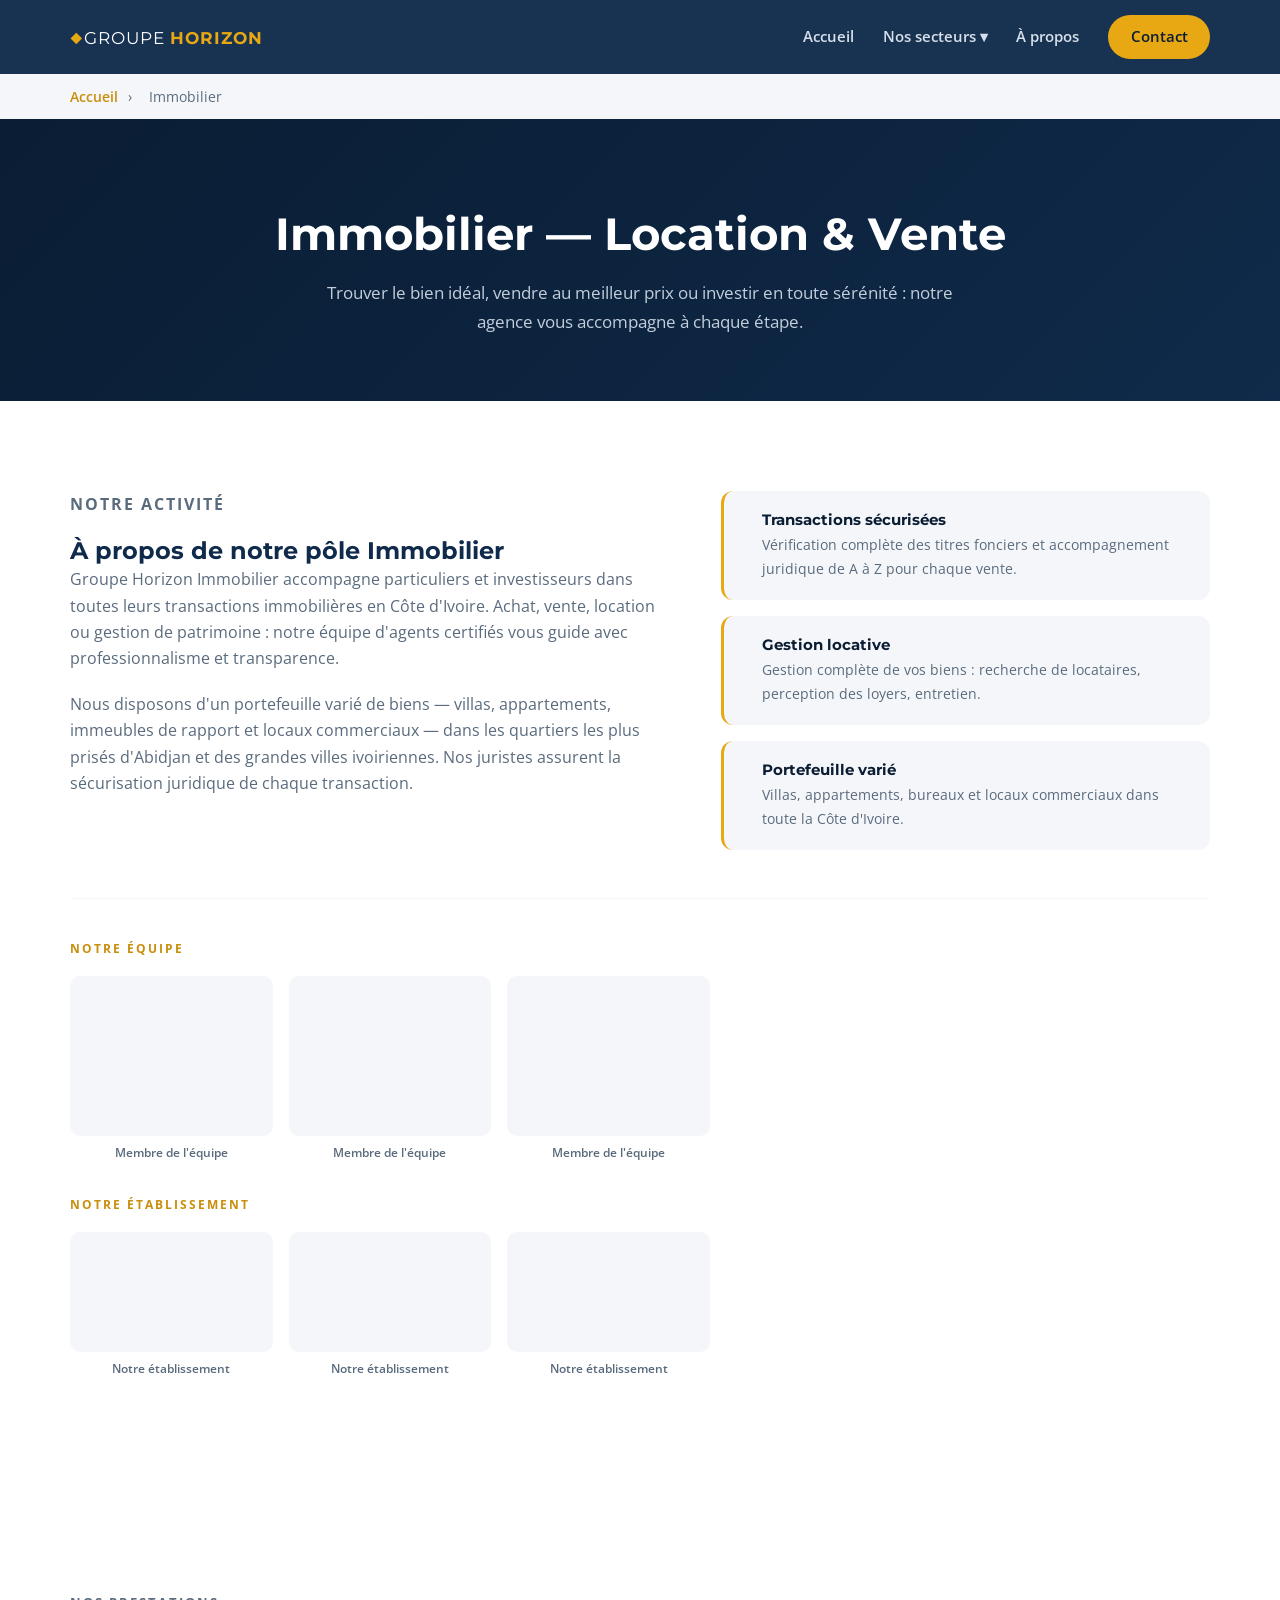
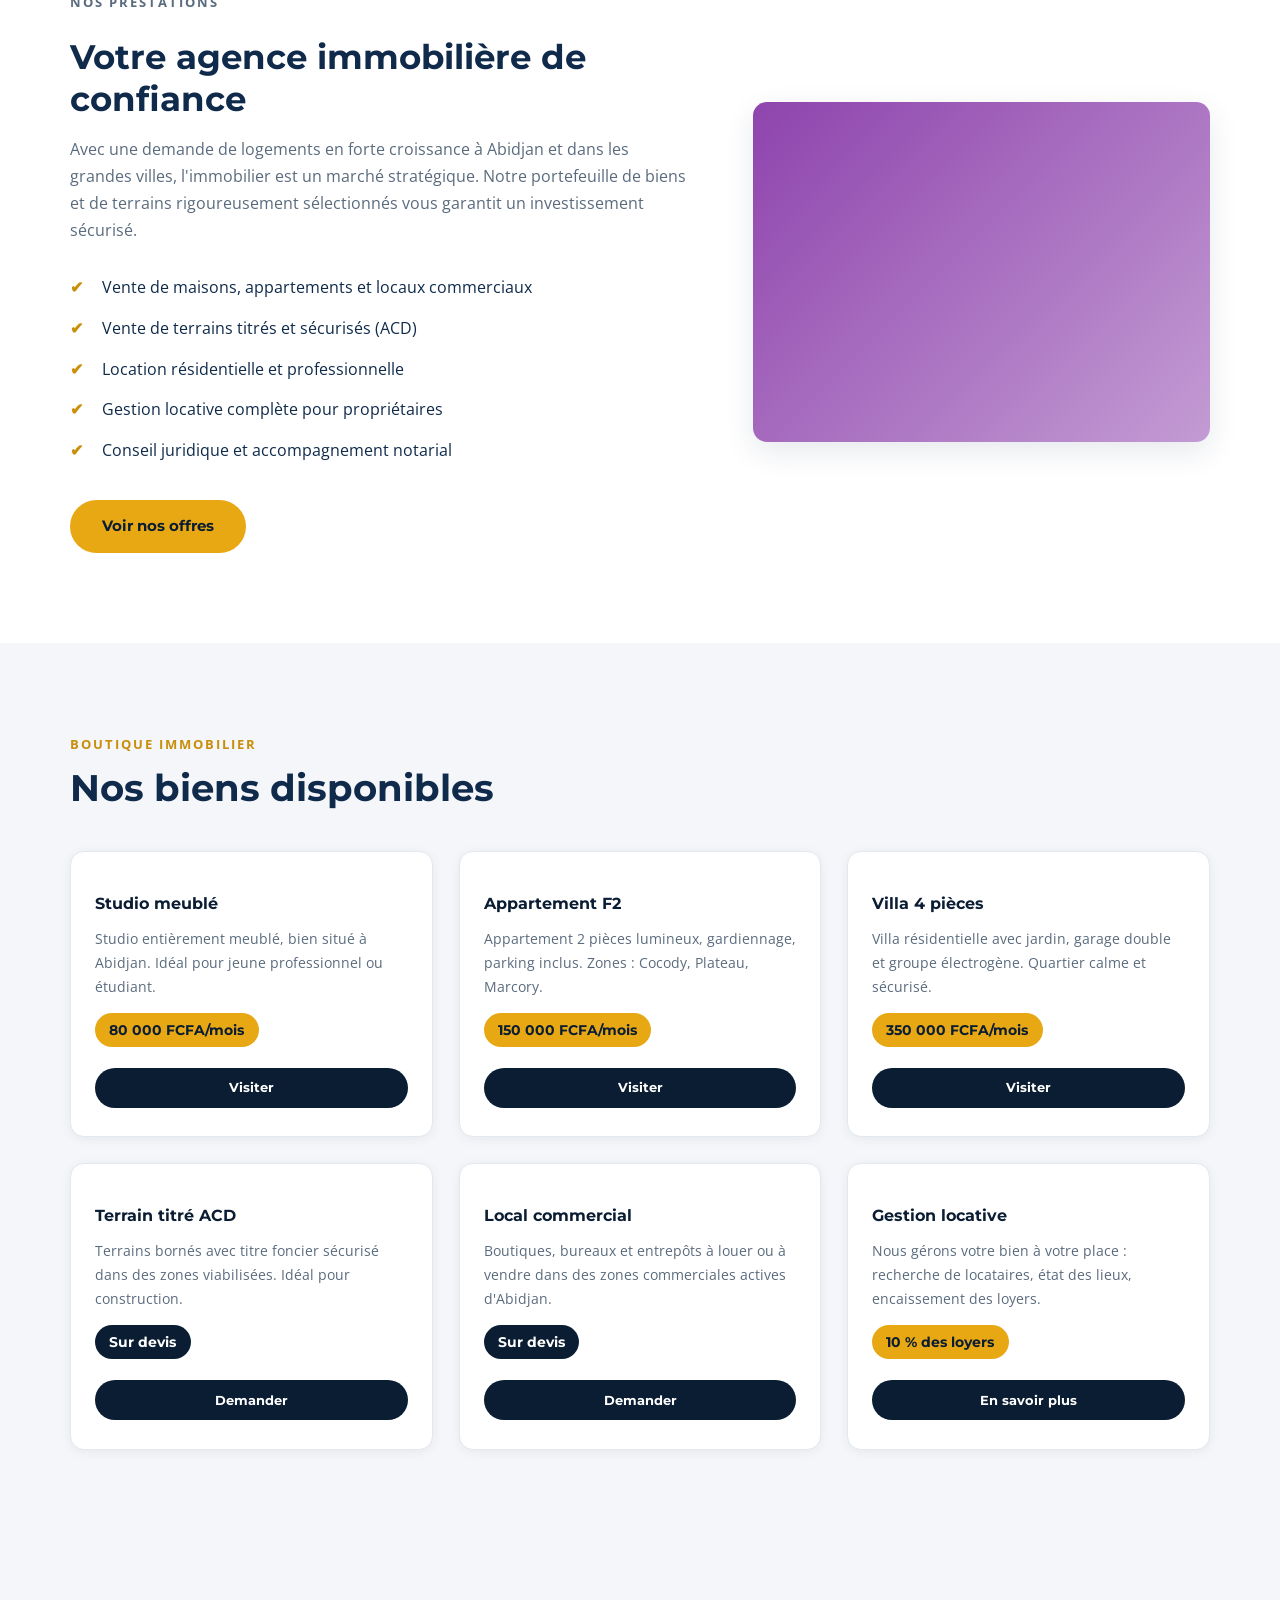
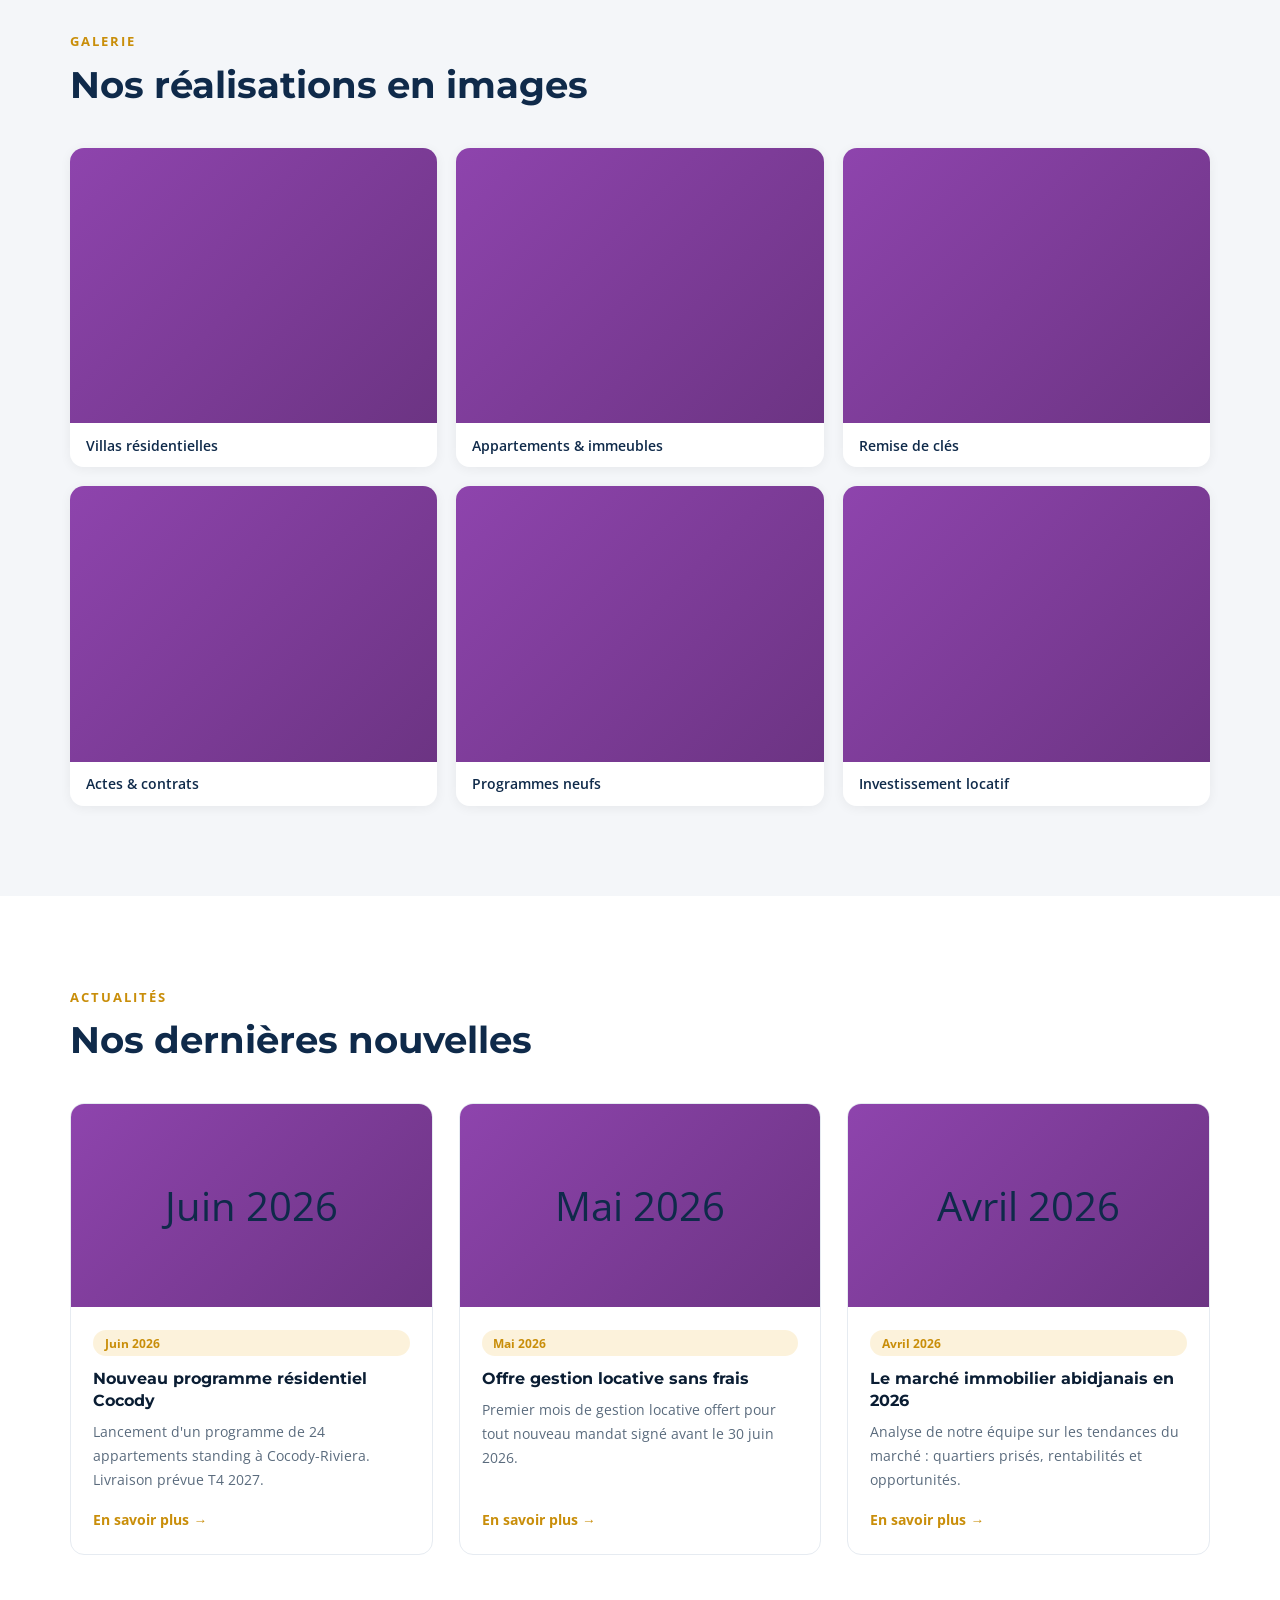
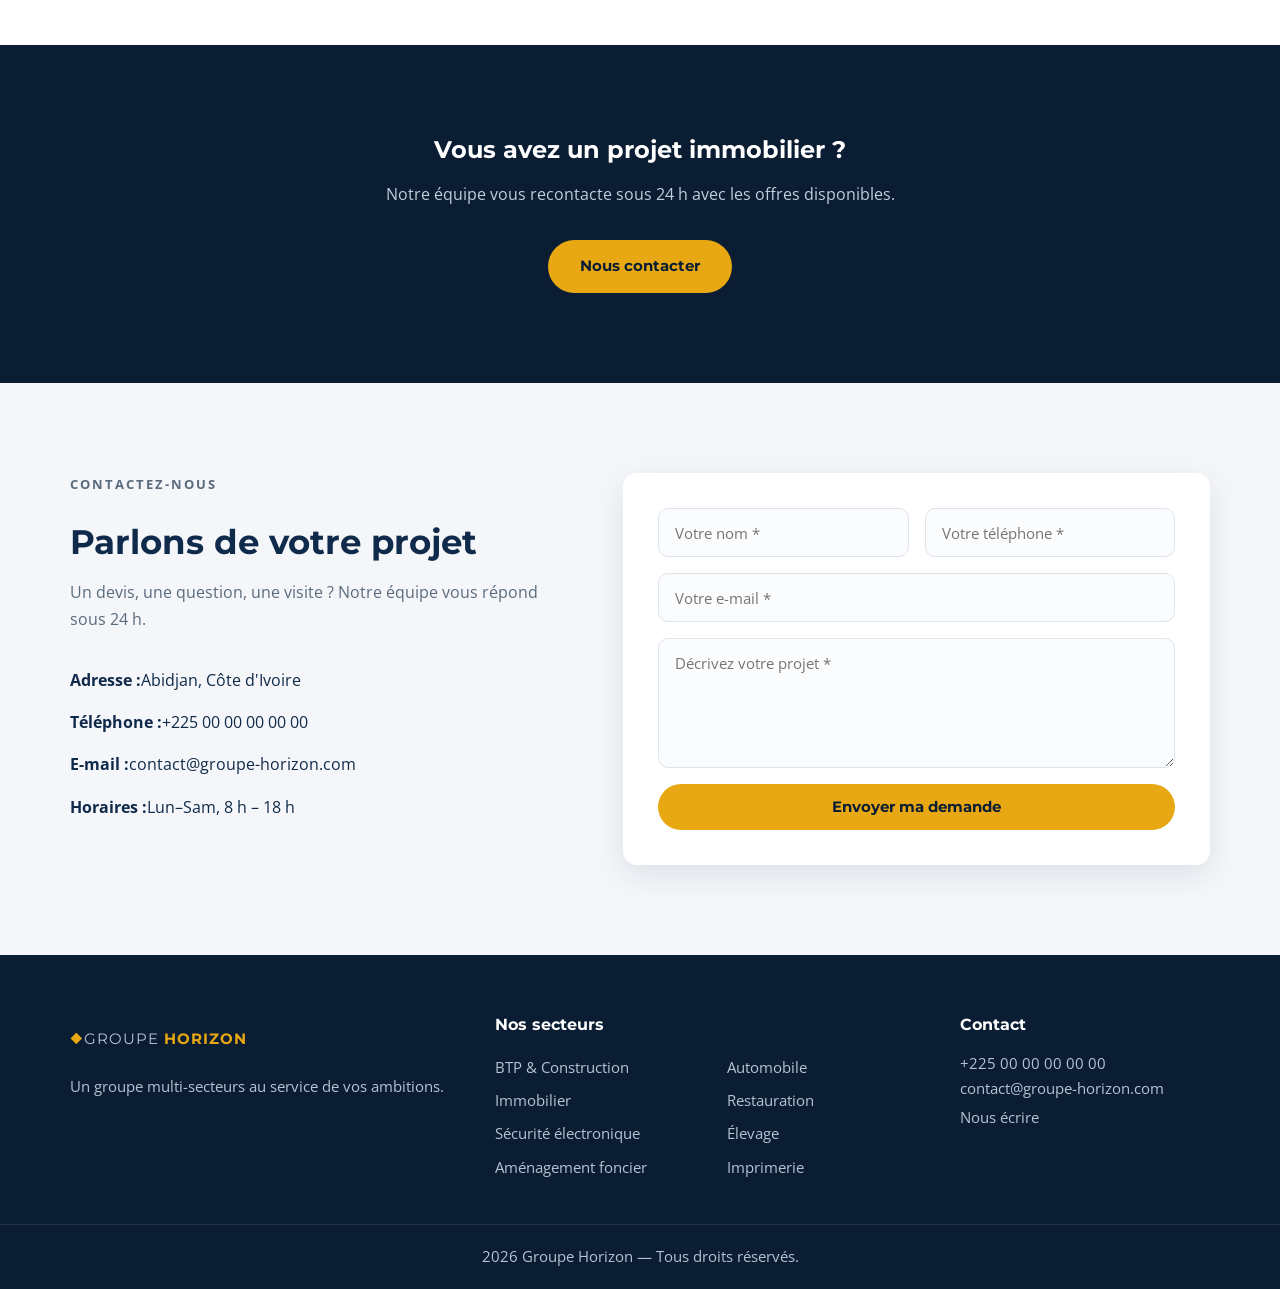
<file: immobilier.html>
<!DOCTYPE html>
<html lang="fr">
<head>
  <meta charset="UTF-8">
  <meta name="viewport" content="width=device-width, initial-scale=1.0">
  <title>Immobilier — Groupe Horizon</title>
  <meta name="description" content="Groupe Horizon Immobilier : vente et location de maisons, appartements, terrains titrés et gestion locative en Côte d'Ivoire.">
  <link rel="preconnect" href="https://fonts.googleapis.com">
  <link rel="preconnect" href="https://fonts.gstatic.com" crossorigin>
  <link href="https://fonts.googleapis.com/css2?family=Montserrat:wght@400;600;700;800&family=Open+Sans:wght@400;600&display=swap" rel="stylesheet">
  <link rel="stylesheet" href="css/style.css">
</head>
<body>

  <header class="header" id="header">
    <div class="container nav-wrap">
      <a href="index.html" class="logo"><img class="logo-img" alt="Groupe Horizon" style="display:none;height:44px;max-width:180px;object-fit:contain;vertical-align:middle;"><span class="logo-text"><span class="logo-icon">◆</span><span>GROUPE <strong>HORIZON</strong></span></span></a>
      <nav class="nav" id="nav">
        <a href="index.html">Accueil</a>
        <div class="dropdown">
          <a href="index.html#secteurs" class="drop-btn">Nos secteurs ▾</a>
          <div class="dropdown-content">
            <a href="btp.html">BTP &amp; Construction</a>
            <a href="immobilier.html">Immobilier</a>
            <a href="securite.html">Sécurité &amp; Vidéosurveillance</a>
            <a href="foncier.html">Aménagement foncier</a>
            <a href="automobile.html">Automobile</a>
            <a href="restauration.html">Restauration</a>
            <a href="elevage.html">Élevage</a>
            <a href="imprimerie.html">Imprimerie</a>
          </div>
        </div>
        <a href="index.html#apropos">À propos</a>
        <a href="#contact" class="btn-nav">Contact</a>
      </nav>
      <button class="burger" id="burger" aria-label="Menu"><span></span><span></span><span></span></button>
    </div>
  </header>

  <div class="breadcrumb">
    <div class="container"><a href="index.html">Accueil</a> <span>›</span> <span>Immobilier</span></div>
  </div>

  <section class="page-hero">
    <div class="container">

      <h1>Immobilier — Location &amp; Vente</h1>
      <p>Trouver le bien idéal, vendre au meilleur prix ou investir en toute sérénité : notre agence vous accompagne à chaque étape.</p>
    </div>
  </section>

  <section class="section presentation-section">
    <div class="container">
      <div class="presentation-grid">
        <div class="pres-text reveal">
          <p class="section-tag">Notre activité</p>
          <h2>À propos de notre pôle Immobilier</h2>
          <p>Groupe Horizon Immobilier accompagne particuliers et investisseurs dans toutes leurs transactions immobilières en Côte d'Ivoire. Achat, vente, location ou gestion de patrimoine : notre équipe d'agents certifiés vous guide avec professionnalisme et transparence.</p>
          <p>Nous disposons d'un portefeuille varié de biens — villas, appartements, immeubles de rapport et locaux commerciaux — dans les quartiers les plus prisés d'Abidjan et des grandes villes ivoiriennes. Nos juristes assurent la sécurisation juridique de chaque transaction.</p>
        </div>
        <div class="pres-highlights reveal">
          <div class="pres-card">
            <div class="pres-card-icon"></div>
            <div>
              <h4>Transactions sécurisées</h4>
              <p>Vérification complète des titres fonciers et accompagnement juridique de A à Z pour chaque vente.</p>
            </div>
          </div>
          <div class="pres-card">
            <div class="pres-card-icon"></div>
            <div>
              <h4>Gestion locative</h4>
              <p>Gestion complète de vos biens : recherche de locataires, perception des loyers, entretien.</p>
            </div>
          </div>
          <div class="pres-card">
            <div class="pres-card-icon"></div>
            <div>
              <h4>Portefeuille varié</h4>
              <p>Villas, appartements, bureaux et locaux commerciaux dans toute la Côte d'Ivoire.</p>
            </div>
          </div>
        </div>
      </div>
      <div class="pres-photos reveal">
        <p class="pres-photos-label">Notre équipe</p>
        <div class="pres-photo-row">
          <div class="pres-photo-item">
            <div class="pres-photo-placeholder pres-team-slot" data-pres-team="1"></div>
            <p class="pres-photo-caption" data-pres-team-cap="1">Membre de l'équipe</p>
          </div>
          <div class="pres-photo-item">
            <div class="pres-photo-placeholder pres-team-slot" data-pres-team="2"></div>
            <p class="pres-photo-caption" data-pres-team-cap="2">Membre de l'équipe</p>
          </div>
          <div class="pres-photo-item">
            <div class="pres-photo-placeholder pres-team-slot" data-pres-team="3"></div>
            <p class="pres-photo-caption" data-pres-team-cap="3">Membre de l'équipe</p>
          </div>
        </div>
        <p class="pres-photos-label">Notre établissement</p>
        <div class="pres-photo-row">
          <div class="pres-photo-item">
            <div class="pres-photo-placeholder pres-estab-slot" data-pres-estab="1"></div>
            <p class="pres-photo-caption" data-pres-estab-cap="1">Notre établissement</p>
          </div>
          <div class="pres-photo-item">
            <div class="pres-photo-placeholder pres-estab-slot" data-pres-estab="2"></div>
            <p class="pres-photo-caption" data-pres-estab-cap="2">Notre établissement</p>
          </div>
          <div class="pres-photo-item">
            <div class="pres-photo-placeholder pres-estab-slot" data-pres-estab="3"></div>
            <p class="pres-photo-caption" data-pres-estab-cap="3">Notre établissement</p>
          </div>
        </div>
      </div>
    </div>
  </section>

  <section class="section">
    <div class="container sector-wrap">
      <div class="sector-text reveal">
        <p class="section-tag">Nos prestations</p>
        <h2>Votre agence immobilière de confiance</h2>
        <p>Avec une demande de logements en forte croissance à Abidjan et dans les grandes villes, l'immobilier est un marché stratégique. Notre portefeuille de biens et de terrains rigoureusement sélectionnés vous garantit un investissement sécurisé.</p>
        <ul class="checklist">
          <li>Vente de maisons, appartements et locaux commerciaux</li>
          <li>Vente de terrains titrés et sécurisés (ACD)</li>
          <li>Location résidentielle et professionnelle</li>
          <li>Gestion locative complète pour propriétaires</li>
          <li>Conseil juridique et accompagnement notarial</li>
        </ul>
        <a href="#contact" class="btn btn-primary">Voir nos offres</a>
      </div>
      <div class="sector-visual reveal" aria-hidden="true">
        <div class="visual-box visual-immo"><span></span></div>
      </div>
    </div>
  </section>


  <section class="section shop-section">
    <div class="container">
      <p class="section-tag">Boutique Immobilier</p>
      <h2 class="section-title">Nos biens disponibles</h2>
      <div class="shop-grid">

        <div class="shop-card reveal">
          <div class="shop-card-icon"></div>
          <div class="shop-card-name">Studio meublé</div>
          <div class="shop-card-desc">Studio entièrement meublé, bien situé à Abidjan. Idéal pour jeune professionnel ou étudiant.</div>
          <span class="shop-card-price">80 000 FCFA/mois</span>
          <a href="https://wa.me/2250709596520" class="btn-sm" data-wa-btn target="_blank" rel="noopener">Visiter</a>
        </div>

        <div class="shop-card reveal">
          <div class="shop-card-icon"></div>
          <div class="shop-card-name">Appartement F2</div>
          <div class="shop-card-desc">Appartement 2 pièces lumineux, gardiennage, parking inclus. Zones : Cocody, Plateau, Marcory.</div>
          <span class="shop-card-price">150 000 FCFA/mois</span>
          <a href="https://wa.me/2250709596520" class="btn-sm" data-wa-btn target="_blank" rel="noopener">Visiter</a>
        </div>

        <div class="shop-card reveal">
          <div class="shop-card-icon"></div>
          <div class="shop-card-name">Villa 4 pièces</div>
          <div class="shop-card-desc">Villa résidentielle avec jardin, garage double et groupe électrogène. Quartier calme et sécurisé.</div>
          <span class="shop-card-price">350 000 FCFA/mois</span>
          <a href="https://wa.me/2250709596520" class="btn-sm" data-wa-btn target="_blank" rel="noopener">Visiter</a>
        </div>

        <div class="shop-card reveal">
          <div class="shop-card-icon"></div>
          <div class="shop-card-name">Terrain titré ACD</div>
          <div class="shop-card-desc">Terrains bornés avec titre foncier sécurisé dans des zones viabilisées. Idéal pour construction.</div>
          <span class="shop-card-price devis">Sur devis</span>
          <a href="https://wa.me/2250709596520" class="btn-sm" data-wa-btn target="_blank" rel="noopener">Demander</a>
        </div>

        <div class="shop-card reveal">
          <div class="shop-card-icon"></div>
          <div class="shop-card-name">Local commercial</div>
          <div class="shop-card-desc">Boutiques, bureaux et entrepôts à louer ou à vendre dans des zones commerciales actives d'Abidjan.</div>
          <span class="shop-card-price devis">Sur devis</span>
          <a href="https://wa.me/2250709596520" class="btn-sm" data-wa-btn target="_blank" rel="noopener">Demander</a>
        </div>

        <div class="shop-card reveal">
          <div class="shop-card-icon"></div>
          <div class="shop-card-name">Gestion locative</div>
          <div class="shop-card-desc">Nous gérons votre bien à votre place : recherche de locataires, état des lieux, encaissement des loyers.</div>
          <span class="shop-card-price">10 % des loyers</span>
          <a href="https://wa.me/2250709596520" class="btn-sm" data-wa-btn target="_blank" rel="noopener">En savoir plus</a>
        </div>

      </div>
    </div>
  </section>

  <section class="section catalogue-section" style="display:none">
    <div class="container">
      <p class="section-tag catalogue-tag">Catalogue</p>
      <h2 class="section-title catalogue-title">Nos produits</h2>
      <div class="catalogue-grid"></div>
    </div>
  </section>
  <section class="section visite3d-section" style="display:none">
    <div class="container">
      <p class="section-tag visite3d-tag">Visite virtuelle</p>
      <h2 class="section-title visite3d-title">Découvrez nos locaux en 3D</h2>
      <p class="visite3d-desc"></p>
      <div class="visite3d-embed">
        <iframe class="visite3d-iframe" src="" allowfullscreen allow="xr-spatial-tracking; fullscreen"></iframe>
      </div>
    </div>
  </section>

  <section class="section galerie-section">
    <div class="container">
      <p class="section-tag">Galerie</p>
      <h2 class="section-title">Nos réalisations en images</h2>
      <div class="galerie-grid">
        <div class="galerie-item reveal">
          <div class="galerie-placeholder" style="background:linear-gradient(135deg,#8e44ad,#6c3483)"></div>
          <p class="galerie-caption">Villas résidentielles</p>
        </div>
        <div class="galerie-item reveal">
          <div class="galerie-placeholder" style="background:linear-gradient(135deg,#8e44ad,#6c3483)"></div>
          <p class="galerie-caption">Appartements & immeubles</p>
        </div>
        <div class="galerie-item reveal">
          <div class="galerie-placeholder" style="background:linear-gradient(135deg,#8e44ad,#6c3483)"></div>
          <p class="galerie-caption">Remise de clés</p>
        </div>
        <div class="galerie-item reveal">
          <div class="galerie-placeholder" style="background:linear-gradient(135deg,#8e44ad,#6c3483)"></div>
          <p class="galerie-caption">Actes & contrats</p>
        </div>
        <div class="galerie-item reveal">
          <div class="galerie-placeholder" style="background:linear-gradient(135deg,#8e44ad,#6c3483)"></div>
          <p class="galerie-caption">Programmes neufs</p>
        </div>
        <div class="galerie-item reveal">
          <div class="galerie-placeholder" style="background:linear-gradient(135deg,#8e44ad,#6c3483)"></div>
          <p class="galerie-caption">Investissement locatif</p>
        </div>
      </div>
    </div>
  </section>

  <section class="section actu-section">
    <div class="container">
      <p class="section-tag">Actualités</p>
      <h2 class="section-title">Nos dernières nouvelles</h2>
      <div class="actu-grid">
        <div class="actu-card reveal">
          <div class="actu-img" style="background:linear-gradient(135deg,#8e44ad,#6c3483)">Juin 2026</div>
          <div class="actu-body">
            <span class="actu-date">Juin 2026</span>
            <h3 class="actu-title">Nouveau programme résidentiel Cocody</h3>
            <p class="actu-desc">Lancement d'un programme de 24 appartements standing à Cocody-Riviera. Livraison prévue T4 2027.</p>
            <a href="#contact" class="actu-link">En savoir plus →</a>
          </div>
        </div>
        <div class="actu-card reveal">
          <div class="actu-img" style="background:linear-gradient(135deg,#8e44ad,#6c3483)">Mai 2026</div>
          <div class="actu-body">
            <span class="actu-date">Mai 2026</span>
            <h3 class="actu-title">Offre gestion locative sans frais</h3>
            <p class="actu-desc">Premier mois de gestion locative offert pour tout nouveau mandat signé avant le 30 juin 2026.</p>
            <a href="#contact" class="actu-link">En savoir plus →</a>
          </div>
        </div>
        <div class="actu-card reveal">
          <div class="actu-img" style="background:linear-gradient(135deg,#8e44ad,#6c3483)">Avril 2026</div>
          <div class="actu-body">
            <span class="actu-date">Avril 2026</span>
            <h3 class="actu-title">Le marché immobilier abidjanais en 2026</h3>
            <p class="actu-desc">Analyse de notre équipe sur les tendances du marché : quartiers prisés, rentabilités et opportunités.</p>
            <a href="#contact" class="actu-link">En savoir plus →</a>
          </div>
        </div>
      </div>
    </div>
  </section>
  <section class="section contact-cta">
    <div class="container">
      <h2>Vous avez un projet immobilier ?</h2>
      <p>Notre équipe vous recontacte sous 24 h avec les offres disponibles.</p>
      <a href="#contact" class="btn btn-primary">Nous contacter</a>
    </div>
  </section>

  <section class="section contact" id="contact">
    <div class="container contact-wrap">
      <div class="contact-info reveal">
        <p class="section-tag">Contactez-nous</p>
        <h2>Parlons de votre projet</h2>
        <p>Un devis, une question, une visite ? Notre équipe vous répond sous 24 h.</p>
        <ul class="contact-list">
          <li><strong>Adresse :</strong><span data-admin-address>Abidjan, Côte d'Ivoire</span></li>
          <li><strong>Téléphone :</strong><span data-admin-phone>+225 00 00 00 00 00</span></li>
          <li><strong>E-mail :</strong><span data-admin-email>contact@groupe-horizon.com</span></li>
          <li><strong>Horaires :</strong><span data-admin-hours>Lun–Sam, 8 h – 18 h</span></li>
        </ul>
      </div>
      <form class="contact-form reveal" id="contactForm">
        <div class="form-row">
          <input type="text" name="nom" placeholder="Votre nom *" required>
          <input type="tel" name="telephone" placeholder="Votre téléphone *" required>
        </div>
        <input type="email" name="email" placeholder="Votre e-mail *" required>
        <textarea name="message" rows="5" placeholder="Décrivez votre projet *" required></textarea>
        <button type="submit" class="btn btn-primary btn-full">Envoyer ma demande</button>
        <p class="form-success" id="formSuccess">Merci ! Votre message a bien été enregistré. Nous vous recontactons très vite.</p>
      </form>
    </div>
  </section>

  <footer class="footer">
    <div class="container footer-grid">
      <div>
        <a href="index.html" class="logo logo-footer"><img class="logo-img" alt="Groupe Horizon" style="display:none;height:44px;max-width:180px;object-fit:contain;vertical-align:middle;"><span class="logo-text"><span class="logo-icon">◆</span><span>GROUPE <strong>HORIZON</strong></span></span></a>
        <p>Un groupe multi-secteurs au service de vos ambitions.</p>
      </div>
      <div>
        <h4>Nos secteurs</h4>
        <a href="btp.html">BTP &amp; Construction</a>
        <a href="immobilier.html">Immobilier</a>
        <a href="securite.html">Sécurité électronique</a>
        <a href="foncier.html">Aménagement foncier</a>
      </div>
      <div>
        <h4>&nbsp;</h4>
        <a href="automobile.html">Automobile</a>
        <a href="restauration.html">Restauration</a>
        <a href="elevage.html">Élevage</a>
        <a href="imprimerie.html">Imprimerie</a>
      </div>
      <div>
        <h4>Contact</h4>
        <p>+225 00 00 00 00 00<br>contact@groupe-horizon.com</p>
        <a href="#contact">Nous écrire</a>
      </div>
    </div>
    <div class="footer-bottom"><p>2026 Groupe Horizon — Tous droits réservés.</p></div>
  </footer>

  <script src="js/admin-content.js"></script>
  <script src="js/main.js"></script>
</body>
</html>
</file>
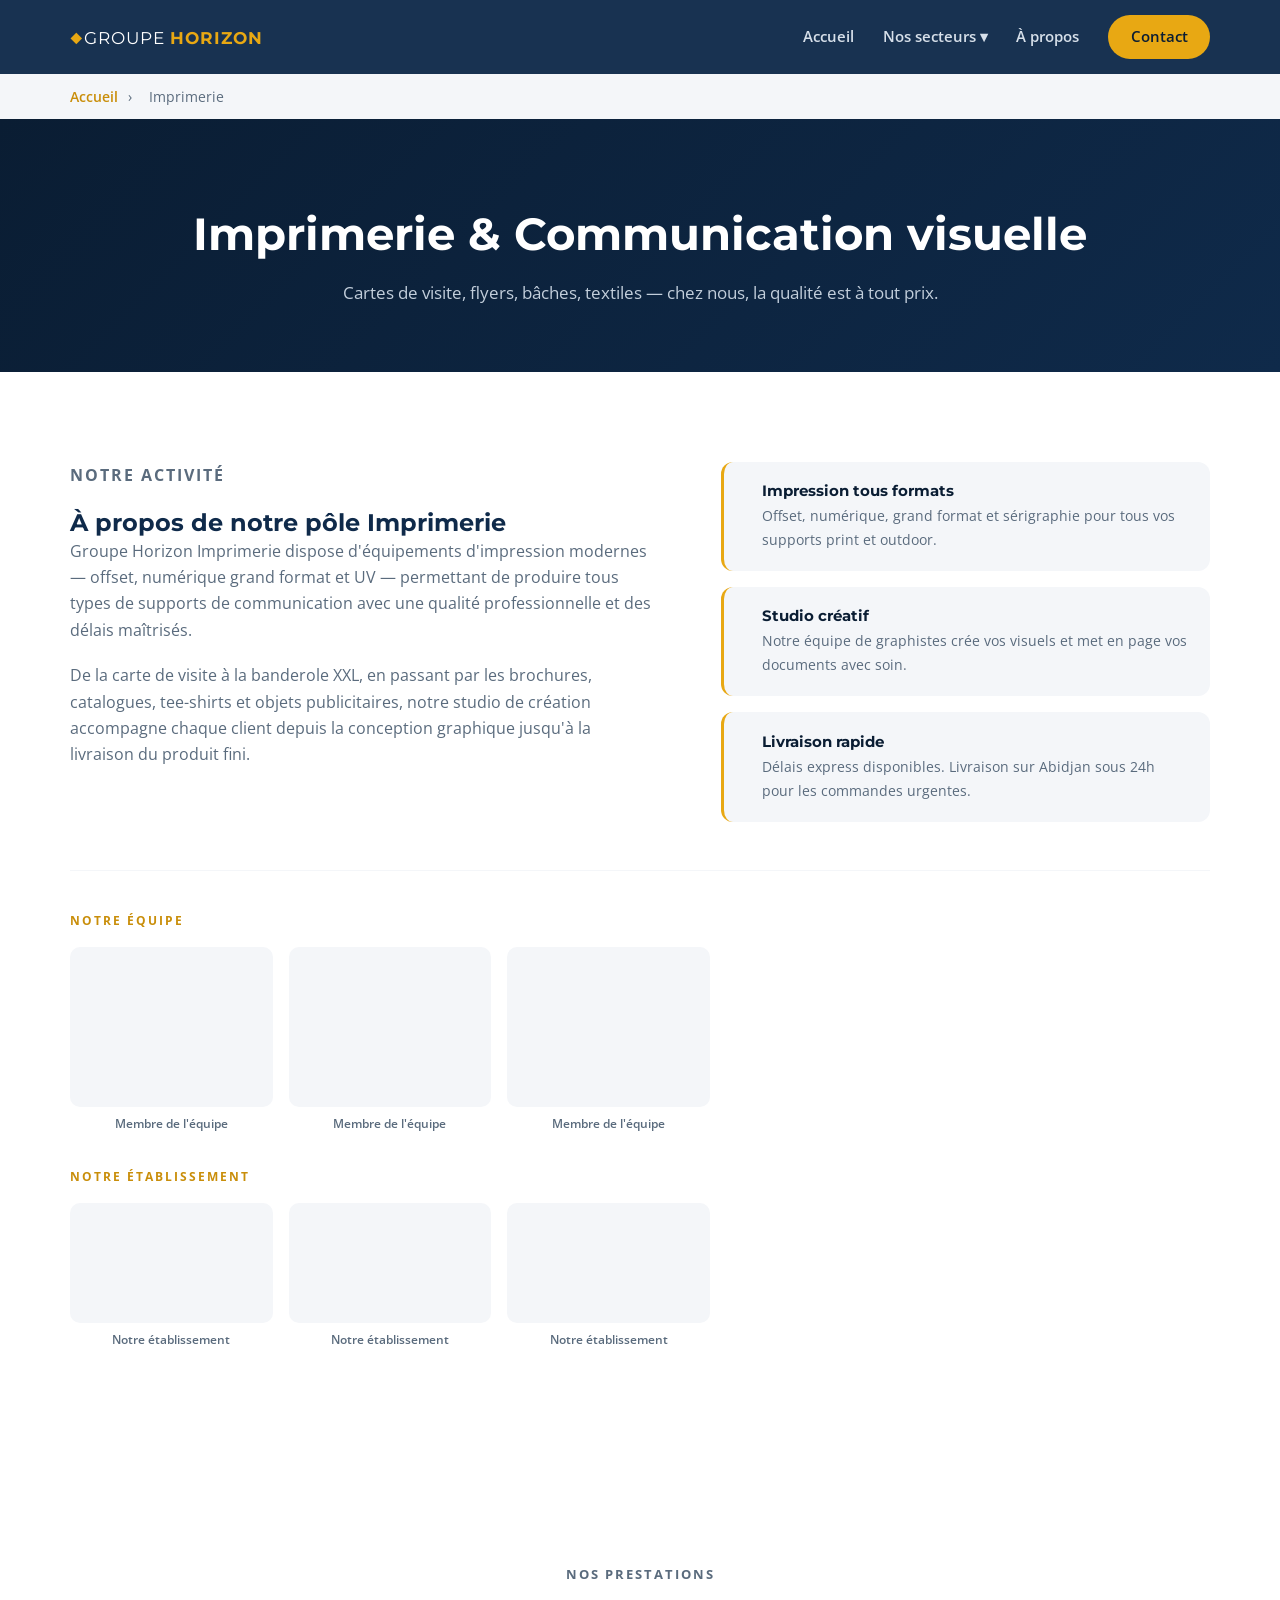
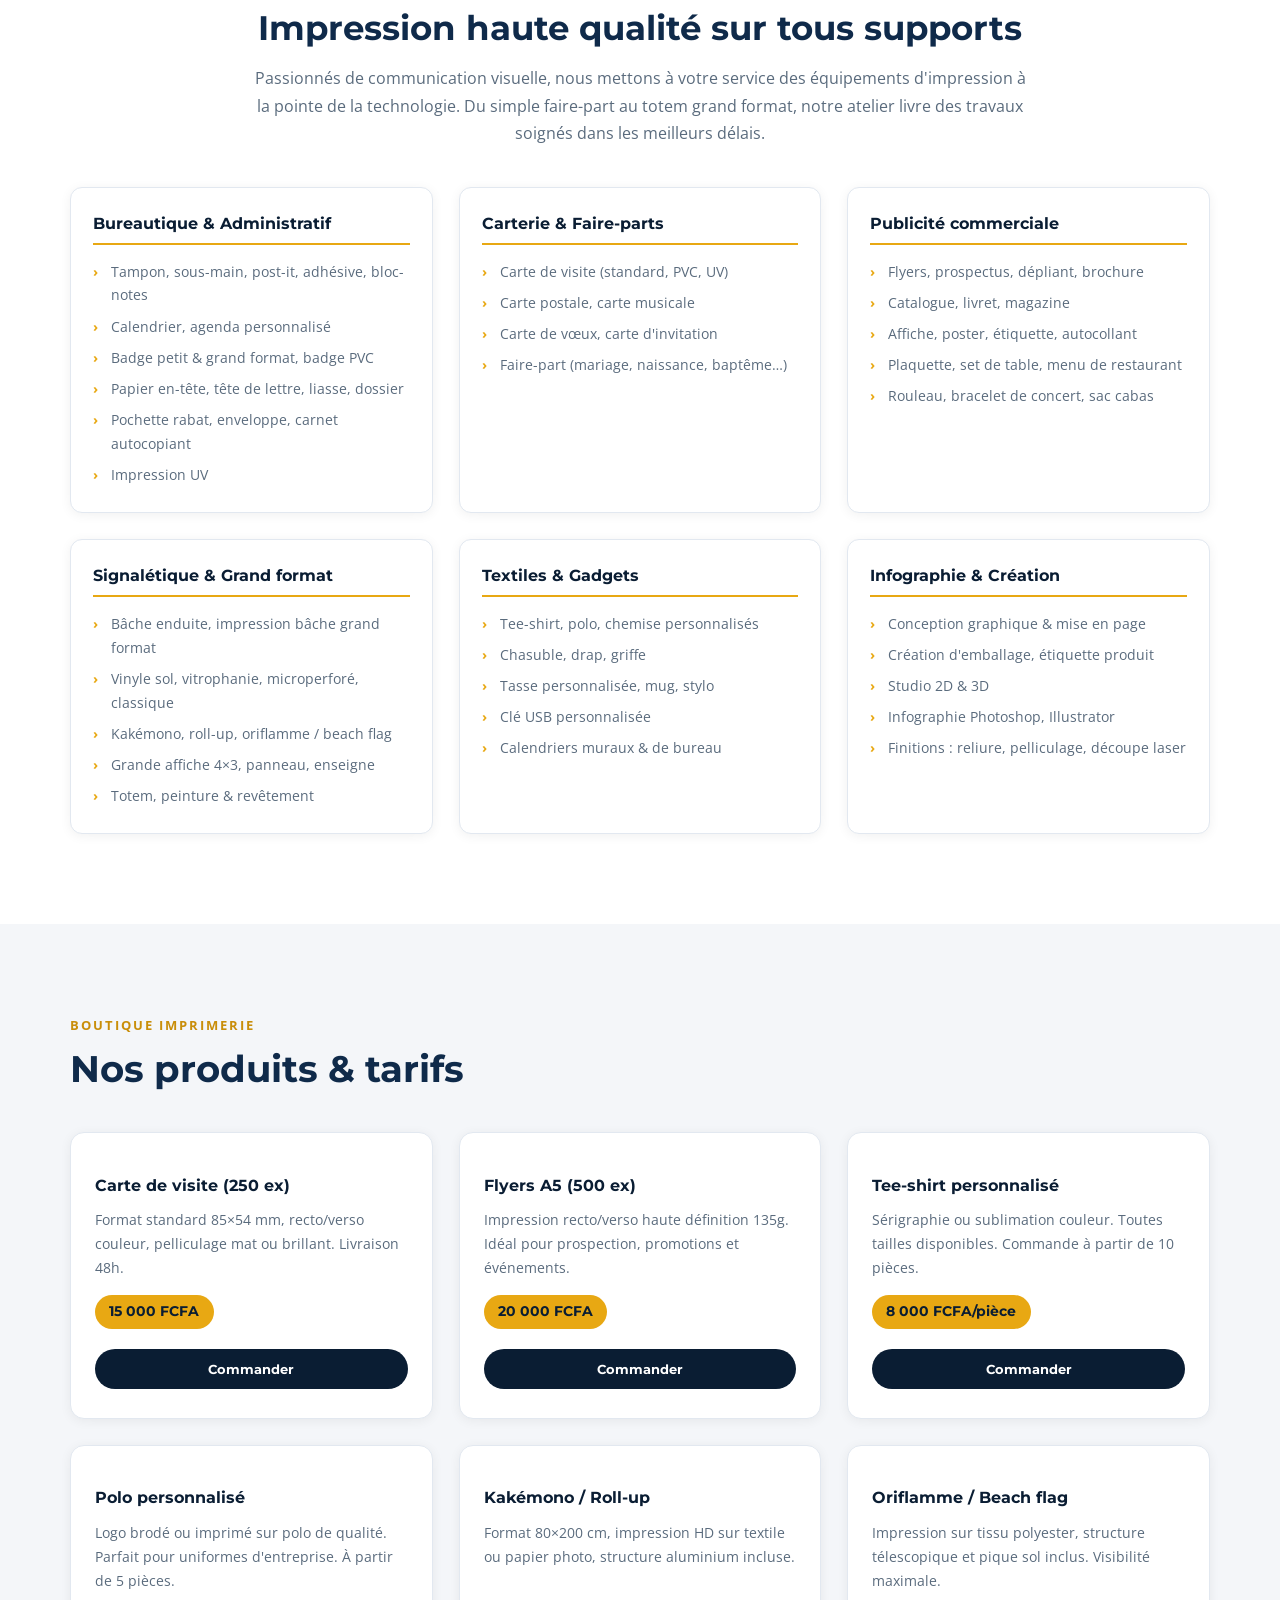
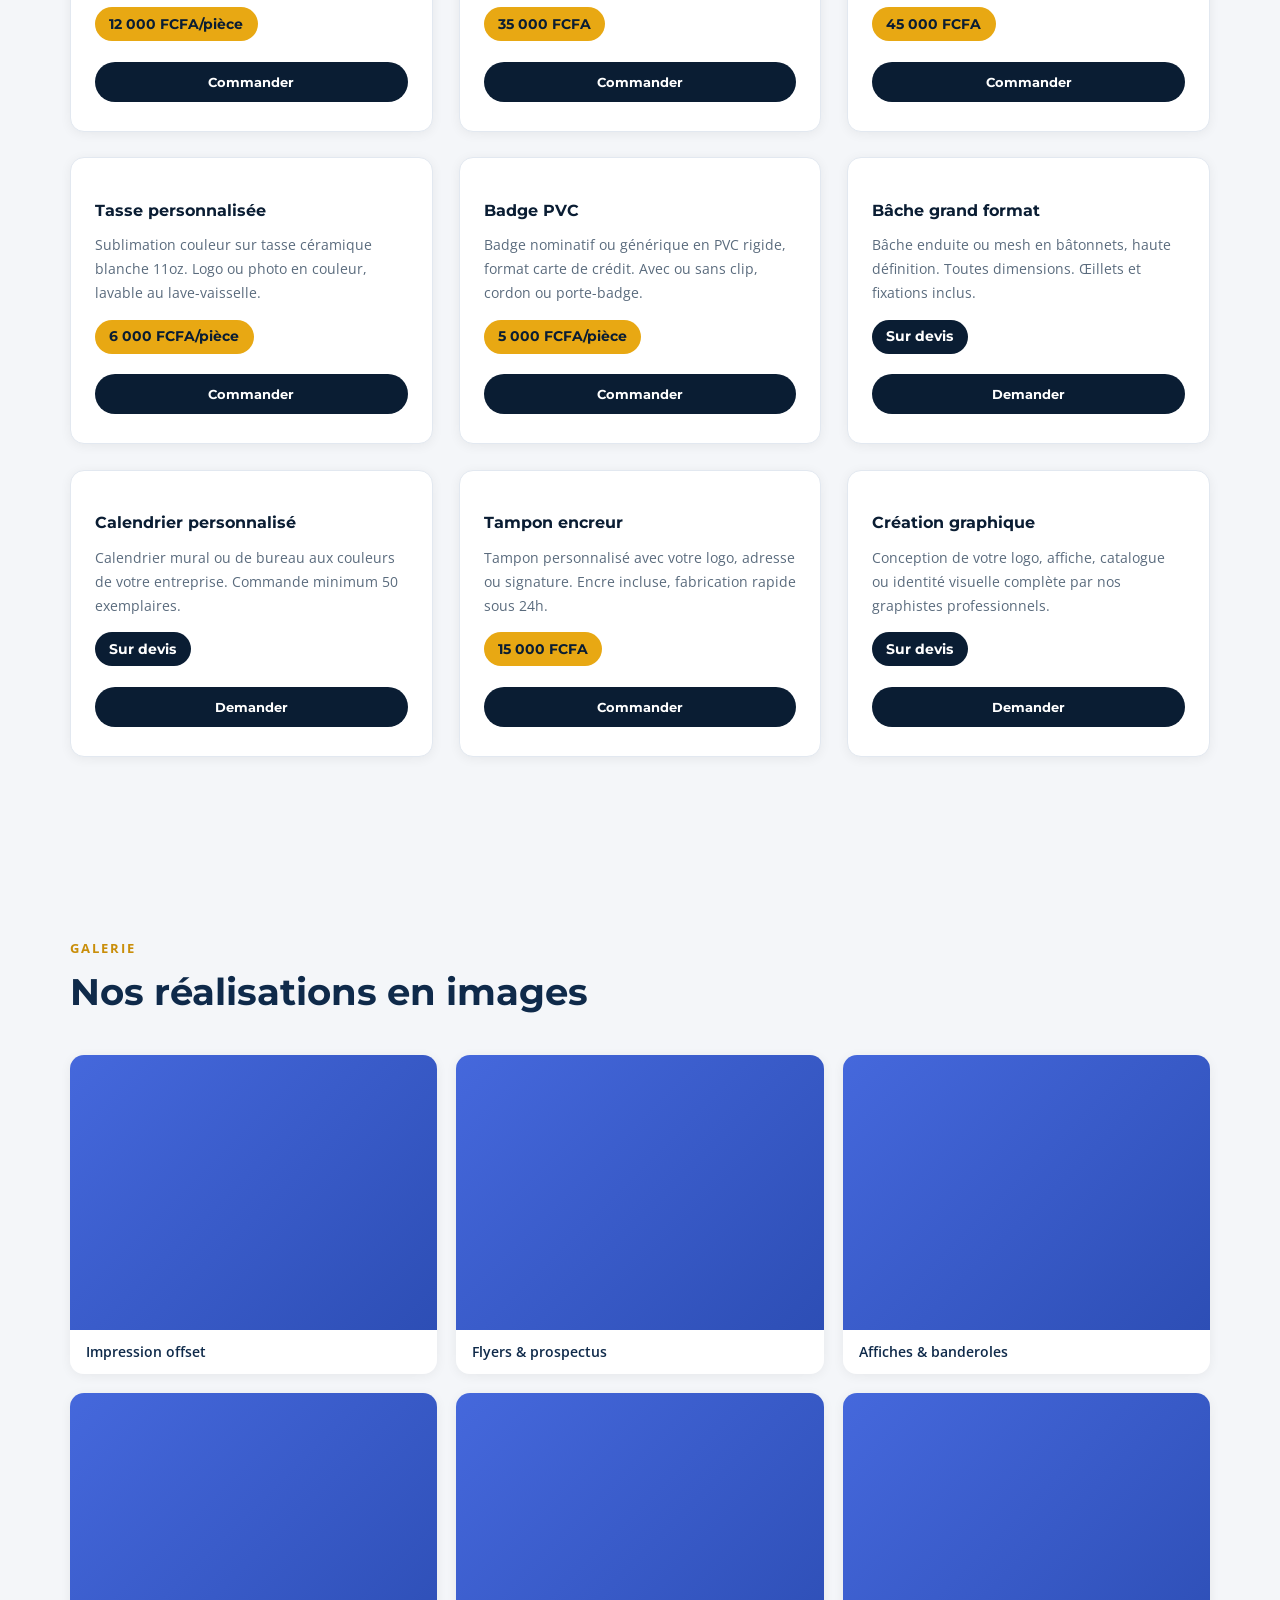
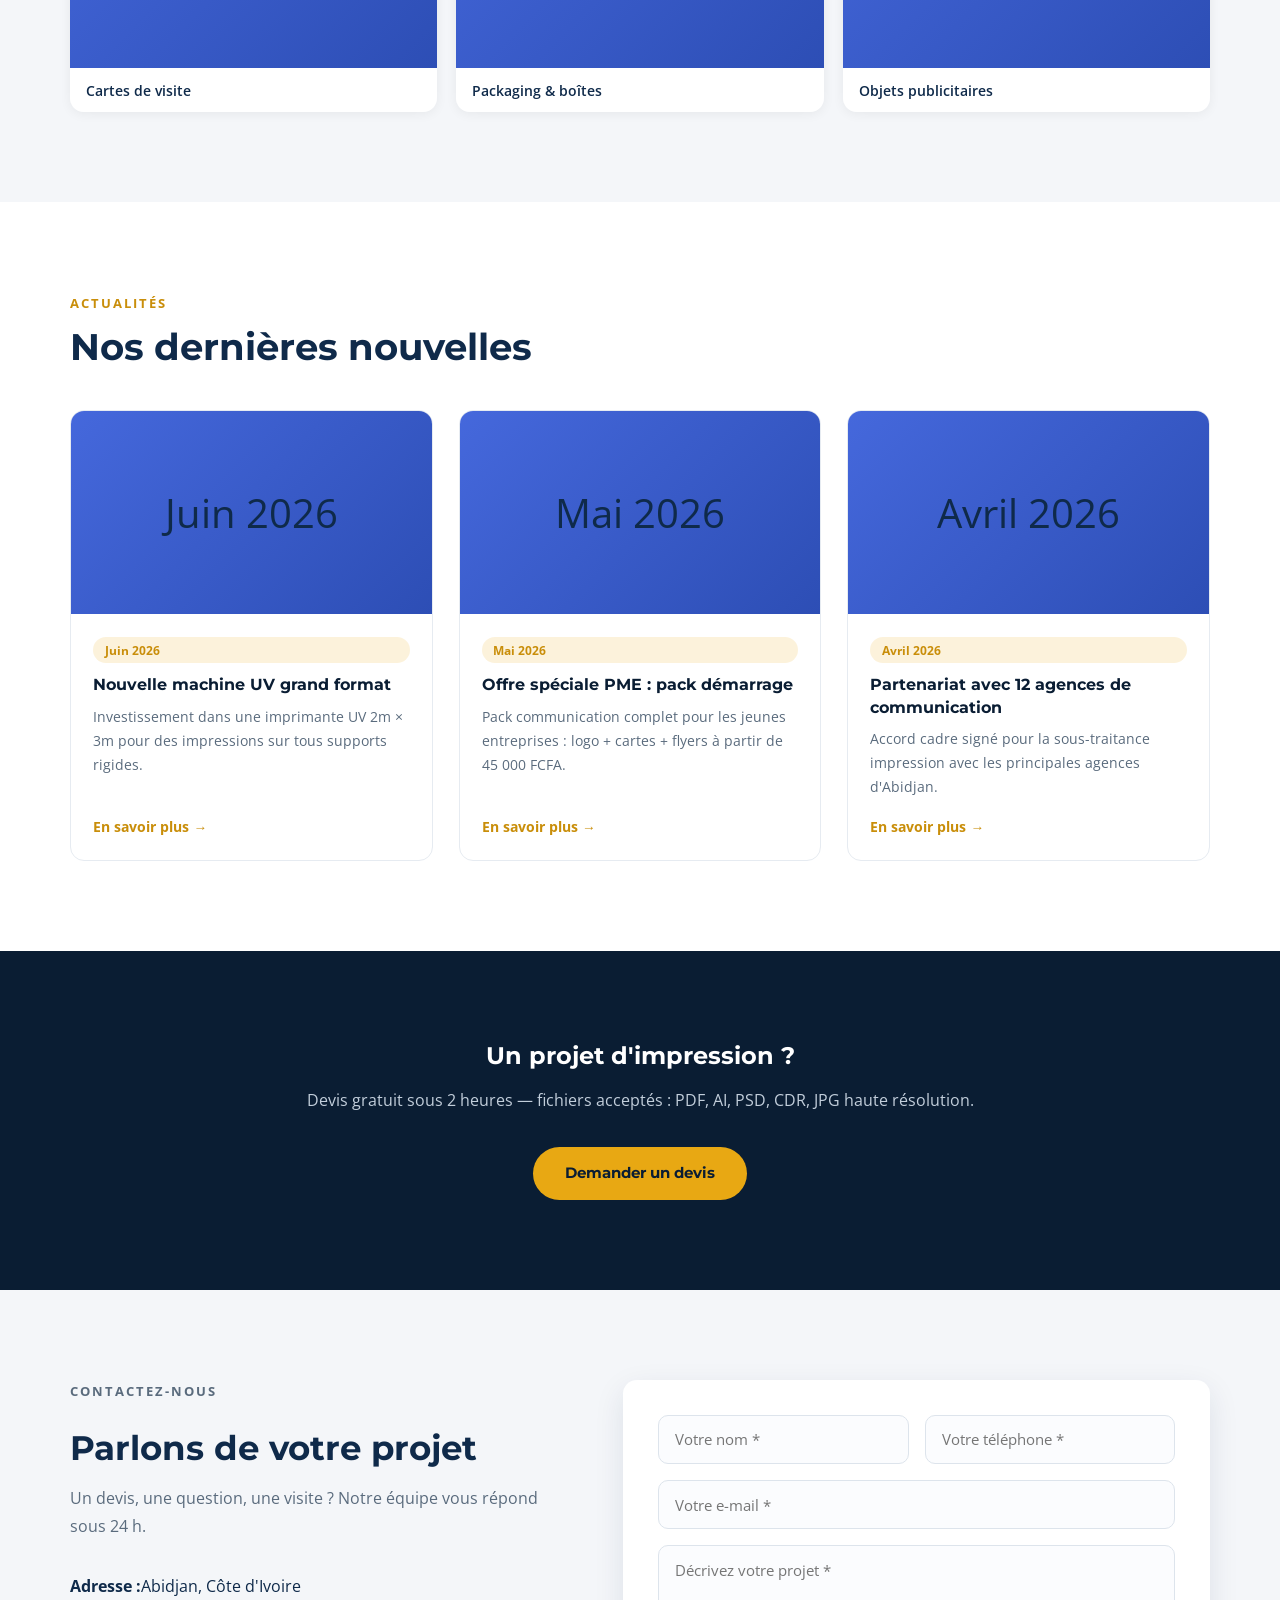
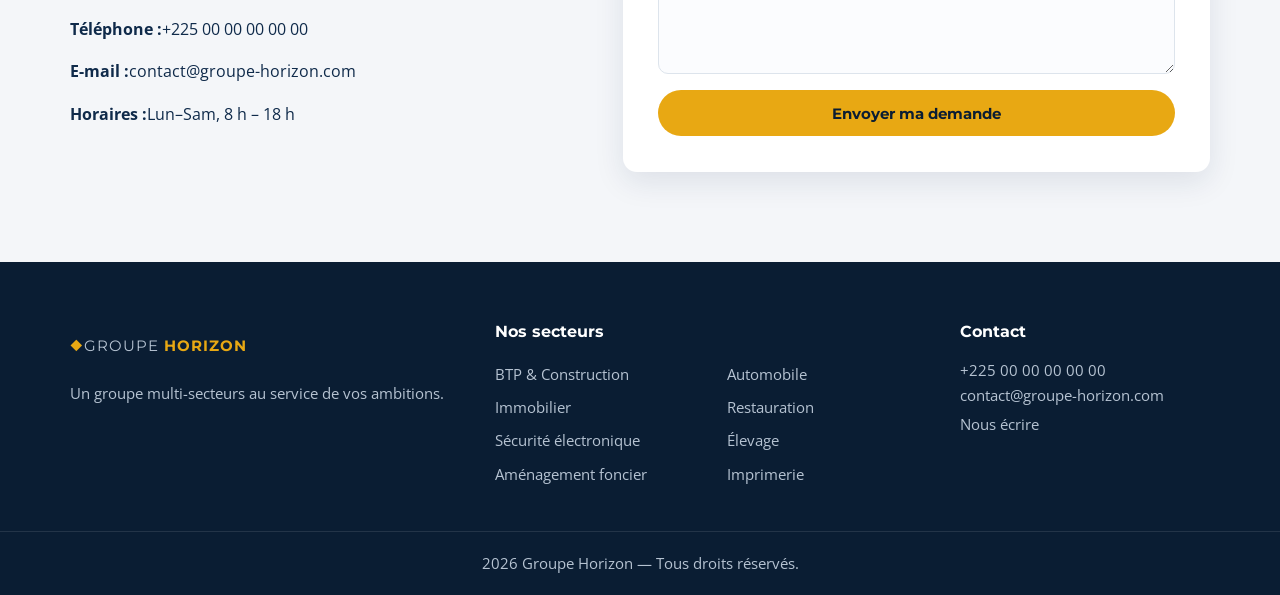
<file: imprimerie.html>
<!DOCTYPE html>
<html lang="fr">
<head>
  <meta charset="UTF-8">
  <meta name="viewport" content="width=device-width, initial-scale=1.0">
  <title>Imprimerie — Groupe Horizon</title>
  <meta name="description" content="Groupe Horizon Imprimerie : cartes de visite, flyers, bâches, kakémono, textiles personnalisés, signalétique et infographie en Côte d'Ivoire.">
  <link rel="preconnect" href="https://fonts.googleapis.com">
  <link rel="preconnect" href="https://fonts.gstatic.com" crossorigin>
  <link href="https://fonts.googleapis.com/css2?family=Montserrat:wght@400;600;700;800&family=Open+Sans:wght@400;600&display=swap" rel="stylesheet">
  <link rel="stylesheet" href="css/style.css">
</head>
<body>

  <header class="header" id="header">
    <div class="container nav-wrap">
      <a href="index.html" class="logo"><img class="logo-img" alt="Groupe Horizon" style="display:none;height:44px;max-width:180px;object-fit:contain;vertical-align:middle;"><span class="logo-text"><span class="logo-icon">◆</span><span>GROUPE <strong>HORIZON</strong></span></span></a>
      <nav class="nav" id="nav">
        <a href="index.html">Accueil</a>
        <div class="dropdown">
          <a href="index.html#secteurs" class="drop-btn">Nos secteurs ▾</a>
          <div class="dropdown-content">
            <a href="btp.html">BTP &amp; Construction</a>
            <a href="immobilier.html">Immobilier</a>
            <a href="securite.html">Sécurité &amp; Vidéosurveillance</a>
            <a href="foncier.html">Aménagement foncier</a>
            <a href="automobile.html">Automobile</a>
            <a href="restauration.html">Restauration</a>
            <a href="elevage.html">Élevage</a>
            <a href="imprimerie.html">Imprimerie</a>
          </div>
        </div>
        <a href="index.html#apropos">À propos</a>
        <a href="#contact" class="btn-nav">Contact</a>
      </nav>
      <button class="burger" id="burger" aria-label="Menu"><span></span><span></span><span></span></button>
    </div>
  </header>

  <div class="breadcrumb">
    <div class="container"><a href="index.html">Accueil</a> <span>›</span> <span>Imprimerie</span></div>
  </div>

  <section class="page-hero">
    <div class="container">

      <h1>Imprimerie &amp; Communication visuelle</h1>
      <p>Cartes de visite, flyers, bâches, textiles — chez nous, la qualité est à tout prix.</p>
    </div>
  </section>

  <section class="section presentation-section">
    <div class="container">
      <div class="presentation-grid">
        <div class="pres-text reveal">
          <p class="section-tag">Notre activité</p>
          <h2>À propos de notre pôle Imprimerie</h2>
          <p>Groupe Horizon Imprimerie dispose d'équipements d'impression modernes — offset, numérique grand format et UV — permettant de produire tous types de supports de communication avec une qualité professionnelle et des délais maîtrisés.</p>
          <p>De la carte de visite à la banderole XXL, en passant par les brochures, catalogues, tee-shirts et objets publicitaires, notre studio de création accompagne chaque client depuis la conception graphique jusqu'à la livraison du produit fini.</p>
        </div>
        <div class="pres-highlights reveal">
          <div class="pres-card">
            <div class="pres-card-icon"></div>
            <div>
              <h4>Impression tous formats</h4>
              <p>Offset, numérique, grand format et sérigraphie pour tous vos supports print et outdoor.</p>
            </div>
          </div>
          <div class="pres-card">
            <div class="pres-card-icon"></div>
            <div>
              <h4>Studio créatif</h4>
              <p>Notre équipe de graphistes crée vos visuels et met en page vos documents avec soin.</p>
            </div>
          </div>
          <div class="pres-card">
            <div class="pres-card-icon"></div>
            <div>
              <h4>Livraison rapide</h4>
              <p>Délais express disponibles. Livraison sur Abidjan sous 24h pour les commandes urgentes.</p>
            </div>
          </div>
        </div>
      </div>
      <div class="pres-photos reveal">
        <p class="pres-photos-label">Notre équipe</p>
        <div class="pres-photo-row">
          <div class="pres-photo-item">
            <div class="pres-photo-placeholder pres-team-slot" data-pres-team="1"></div>
            <p class="pres-photo-caption" data-pres-team-cap="1">Membre de l'équipe</p>
          </div>
          <div class="pres-photo-item">
            <div class="pres-photo-placeholder pres-team-slot" data-pres-team="2"></div>
            <p class="pres-photo-caption" data-pres-team-cap="2">Membre de l'équipe</p>
          </div>
          <div class="pres-photo-item">
            <div class="pres-photo-placeholder pres-team-slot" data-pres-team="3"></div>
            <p class="pres-photo-caption" data-pres-team-cap="3">Membre de l'équipe</p>
          </div>
        </div>
        <p class="pres-photos-label">Notre établissement</p>
        <div class="pres-photo-row">
          <div class="pres-photo-item">
            <div class="pres-photo-placeholder pres-estab-slot" data-pres-estab="1"></div>
            <p class="pres-photo-caption" data-pres-estab-cap="1">Notre établissement</p>
          </div>
          <div class="pres-photo-item">
            <div class="pres-photo-placeholder pres-estab-slot" data-pres-estab="2"></div>
            <p class="pres-photo-caption" data-pres-estab-cap="2">Notre établissement</p>
          </div>
          <div class="pres-photo-item">
            <div class="pres-photo-placeholder pres-estab-slot" data-pres-estab="3"></div>
            <p class="pres-photo-caption" data-pres-estab-cap="3">Notre établissement</p>
          </div>
        </div>
      </div>
    </div>
  </section>

  <section class="section">
    <div class="container">
      <div class="sector-text reveal" style="max-width:780px;margin:0 auto;text-align:center;">
        <p class="section-tag">Nos prestations</p>
        <h2>Impression haute qualité sur tous supports</h2>
        <p>Passionnés de communication visuelle, nous mettons à votre service des équipements d'impression à la pointe de la technologie. Du simple faire-part au totem grand format, notre atelier livre des travaux soignés dans les meilleurs délais.</p>
      </div>

      <div class="impr-categories reveal" style="margin-top:2.5rem;">
        <div class="impr-cat">
          <h3 class="impr-cat-title">Bureautique &amp; Administratif</h3>
          <ul class="impr-list">
            <li>Tampon, sous-main, post-it, adhésive, bloc-notes</li>
            <li>Calendrier, agenda personnalisé</li>
            <li>Badge petit &amp; grand format, badge PVC</li>
            <li>Papier en-tête, tête de lettre, liasse, dossier</li>
            <li>Pochette rabat, enveloppe, carnet autocopiant</li>
            <li>Impression UV</li>
          </ul>
        </div>
        <div class="impr-cat">
          <h3 class="impr-cat-title">Carterie &amp; Faire-parts</h3>
          <ul class="impr-list">
            <li>Carte de visite (standard, PVC, UV)</li>
            <li>Carte postale, carte musicale</li>
            <li>Carte de vœux, carte d'invitation</li>
            <li>Faire-part (mariage, naissance, baptême…)</li>
          </ul>
        </div>
        <div class="impr-cat">
          <h3 class="impr-cat-title">Publicité commerciale</h3>
          <ul class="impr-list">
            <li>Flyers, prospectus, dépliant, brochure</li>
            <li>Catalogue, livret, magazine</li>
            <li>Affiche, poster, étiquette, autocollant</li>
            <li>Plaquette, set de table, menu de restaurant</li>
            <li>Rouleau, bracelet de concert, sac cabas</li>
          </ul>
        </div>
        <div class="impr-cat">
          <h3 class="impr-cat-title">Signalétique &amp; Grand format</h3>
          <ul class="impr-list">
            <li>Bâche enduite, impression bâche grand format</li>
            <li>Vinyle sol, vitrophanie, microperforé, classique</li>
            <li>Kakémono, roll-up, oriflamme / beach flag</li>
            <li>Grande affiche 4×3, panneau, enseigne</li>
            <li>Totem, peinture &amp; revêtement</li>
          </ul>
        </div>
        <div class="impr-cat">
          <h3 class="impr-cat-title">Textiles &amp; Gadgets</h3>
          <ul class="impr-list">
            <li>Tee-shirt, polo, chemise personnalisés</li>
            <li>Chasuble, drap, griffe</li>
            <li>Tasse personnalisée, mug, stylo</li>
            <li>Clé USB personnalisée</li>
            <li>Calendriers muraux &amp; de bureau</li>
          </ul>
        </div>
        <div class="impr-cat">
          <h3 class="impr-cat-title">Infographie &amp; Création</h3>
          <ul class="impr-list">
            <li>Conception graphique &amp; mise en page</li>
            <li>Création d'emballage, étiquette produit</li>
            <li>Studio 2D &amp; 3D</li>
            <li>Infographie Photoshop, Illustrator</li>
            <li>Finitions : reliure, pelliculage, découpe laser</li>
          </ul>
        </div>
      </div>
    </div>
  </section>


  <section class="section shop-section">
    <div class="container">
      <p class="section-tag">Boutique Imprimerie</p>
      <h2 class="section-title">Nos produits &amp; tarifs</h2>
      <div class="shop-grid">

        <div class="shop-card reveal">
          <div class="shop-card-icon"></div>
          <div class="shop-card-name">Carte de visite (250 ex)</div>
          <div class="shop-card-desc">Format standard 85×54 mm, recto/verso couleur, pelliculage mat ou brillant. Livraison 48h.</div>
          <span class="shop-card-price">15 000 FCFA</span>
          <a href="https://wa.me/2250709596520" class="btn-sm" data-wa-btn target="_blank" rel="noopener">Commander</a>
        </div>

        <div class="shop-card reveal">
          <div class="shop-card-icon"></div>
          <div class="shop-card-name">Flyers A5 (500 ex)</div>
          <div class="shop-card-desc">Impression recto/verso haute définition 135g. Idéal pour prospection, promotions et événements.</div>
          <span class="shop-card-price">20 000 FCFA</span>
          <a href="https://wa.me/2250709596520" class="btn-sm" data-wa-btn target="_blank" rel="noopener">Commander</a>
        </div>

        <div class="shop-card reveal">
          <div class="shop-card-icon"></div>
          <div class="shop-card-name">Tee-shirt personnalisé</div>
          <div class="shop-card-desc">Sérigraphie ou sublimation couleur. Toutes tailles disponibles. Commande à partir de 10 pièces.</div>
          <span class="shop-card-price">8 000 FCFA/pièce</span>
          <a href="https://wa.me/2250709596520" class="btn-sm" data-wa-btn target="_blank" rel="noopener">Commander</a>
        </div>

        <div class="shop-card reveal">
          <div class="shop-card-icon"></div>
          <div class="shop-card-name">Polo personnalisé</div>
          <div class="shop-card-desc">Logo brodé ou imprimé sur polo de qualité. Parfait pour uniformes d'entreprise. À partir de 5 pièces.</div>
          <span class="shop-card-price">12 000 FCFA/pièce</span>
          <a href="https://wa.me/2250709596520" class="btn-sm" data-wa-btn target="_blank" rel="noopener">Commander</a>
        </div>

        <div class="shop-card reveal">
          <div class="shop-card-icon"></div>
          <div class="shop-card-name">Kakémono / Roll-up</div>
          <div class="shop-card-desc">Format 80×200 cm, impression HD sur textile ou papier photo, structure aluminium incluse.</div>
          <span class="shop-card-price">35 000 FCFA</span>
          <a href="https://wa.me/2250709596520" class="btn-sm" data-wa-btn target="_blank" rel="noopener">Commander</a>
        </div>

        <div class="shop-card reveal">
          <div class="shop-card-icon"></div>
          <div class="shop-card-name">Oriflamme / Beach flag</div>
          <div class="shop-card-desc">Impression sur tissu polyester, structure télescopique et pique sol inclus. Visibilité maximale.</div>
          <span class="shop-card-price">45 000 FCFA</span>
          <a href="https://wa.me/2250709596520" class="btn-sm" data-wa-btn target="_blank" rel="noopener">Commander</a>
        </div>

        <div class="shop-card reveal">
          <div class="shop-card-icon"></div>
          <div class="shop-card-name">Tasse personnalisée</div>
          <div class="shop-card-desc">Sublimation couleur sur tasse céramique blanche 11oz. Logo ou photo en couleur, lavable au lave-vaisselle.</div>
          <span class="shop-card-price">6 000 FCFA/pièce</span>
          <a href="https://wa.me/2250709596520" class="btn-sm" data-wa-btn target="_blank" rel="noopener">Commander</a>
        </div>

        <div class="shop-card reveal">
          <div class="shop-card-icon"></div>
          <div class="shop-card-name">Badge PVC</div>
          <div class="shop-card-desc">Badge nominatif ou générique en PVC rigide, format carte de crédit. Avec ou sans clip, cordon ou porte-badge.</div>
          <span class="shop-card-price">5 000 FCFA/pièce</span>
          <a href="https://wa.me/2250709596520" class="btn-sm" data-wa-btn target="_blank" rel="noopener">Commander</a>
        </div>

        <div class="shop-card reveal">
          <div class="shop-card-icon"></div>
          <div class="shop-card-name">Bâche grand format</div>
          <div class="shop-card-desc">Bâche enduite ou mesh en bâtonnets, haute définition. Toutes dimensions. Œillets et fixations inclus.</div>
          <span class="shop-card-price devis">Sur devis</span>
          <a href="https://wa.me/2250709596520" class="btn-sm" data-wa-btn target="_blank" rel="noopener">Demander</a>
        </div>

        <div class="shop-card reveal">
          <div class="shop-card-icon"></div>
          <div class="shop-card-name">Calendrier personnalisé</div>
          <div class="shop-card-desc">Calendrier mural ou de bureau aux couleurs de votre entreprise. Commande minimum 50 exemplaires.</div>
          <span class="shop-card-price devis">Sur devis</span>
          <a href="https://wa.me/2250709596520" class="btn-sm" data-wa-btn target="_blank" rel="noopener">Demander</a>
        </div>

        <div class="shop-card reveal">
          <div class="shop-card-icon"></div>
          <div class="shop-card-name">Tampon encreur</div>
          <div class="shop-card-desc">Tampon personnalisé avec votre logo, adresse ou signature. Encre incluse, fabrication rapide sous 24h.</div>
          <span class="shop-card-price">15 000 FCFA</span>
          <a href="https://wa.me/2250709596520" class="btn-sm" data-wa-btn target="_blank" rel="noopener">Commander</a>
        </div>

        <div class="shop-card reveal">
          <div class="shop-card-icon"></div>
          <div class="shop-card-name">Création graphique</div>
          <div class="shop-card-desc">Conception de votre logo, affiche, catalogue ou identité visuelle complète par nos graphistes professionnels.</div>
          <span class="shop-card-price devis">Sur devis</span>
          <a href="https://wa.me/2250709596520" class="btn-sm" data-wa-btn target="_blank" rel="noopener">Demander</a>
        </div>

      </div>
    </div>
  </section>

  <section class="section catalogue-section" style="display:none">
    <div class="container">
      <p class="section-tag catalogue-tag">Catalogue</p>
      <h2 class="section-title catalogue-title">Nos produits</h2>
      <div class="catalogue-grid"></div>
    </div>
  </section>
  <section class="section visite3d-section" style="display:none">
    <div class="container">
      <p class="section-tag visite3d-tag">Visite virtuelle</p>
      <h2 class="section-title visite3d-title">Découvrez nos locaux en 3D</h2>
      <p class="visite3d-desc"></p>
      <div class="visite3d-embed">
        <iframe class="visite3d-iframe" src="" allowfullscreen allow="xr-spatial-tracking; fullscreen"></iframe>
      </div>
    </div>
  </section>

  <section class="section galerie-section">
    <div class="container">
      <p class="section-tag">Galerie</p>
      <h2 class="section-title">Nos réalisations en images</h2>
      <div class="galerie-grid">
        <div class="galerie-item reveal">
          <div class="galerie-placeholder" style="background:linear-gradient(135deg,#4568dc,#2d4eb5)"></div>
          <p class="galerie-caption">Impression offset</p>
        </div>
        <div class="galerie-item reveal">
          <div class="galerie-placeholder" style="background:linear-gradient(135deg,#4568dc,#2d4eb5)"></div>
          <p class="galerie-caption">Flyers & prospectus</p>
        </div>
        <div class="galerie-item reveal">
          <div class="galerie-placeholder" style="background:linear-gradient(135deg,#4568dc,#2d4eb5)"></div>
          <p class="galerie-caption">Affiches & banderoles</p>
        </div>
        <div class="galerie-item reveal">
          <div class="galerie-placeholder" style="background:linear-gradient(135deg,#4568dc,#2d4eb5)"></div>
          <p class="galerie-caption">Cartes de visite</p>
        </div>
        <div class="galerie-item reveal">
          <div class="galerie-placeholder" style="background:linear-gradient(135deg,#4568dc,#2d4eb5)"></div>
          <p class="galerie-caption">Packaging & boîtes</p>
        </div>
        <div class="galerie-item reveal">
          <div class="galerie-placeholder" style="background:linear-gradient(135deg,#4568dc,#2d4eb5)"></div>
          <p class="galerie-caption">Objets publicitaires</p>
        </div>
      </div>
    </div>
  </section>

  <section class="section actu-section">
    <div class="container">
      <p class="section-tag">Actualités</p>
      <h2 class="section-title">Nos dernières nouvelles</h2>
      <div class="actu-grid">
        <div class="actu-card reveal">
          <div class="actu-img" style="background:linear-gradient(135deg,#4568dc,#2d4eb5)">Juin 2026</div>
          <div class="actu-body">
            <span class="actu-date">Juin 2026</span>
            <h3 class="actu-title">Nouvelle machine UV grand format</h3>
            <p class="actu-desc">Investissement dans une imprimante UV 2m × 3m pour des impressions sur tous supports rigides.</p>
            <a href="#contact" class="actu-link">En savoir plus →</a>
          </div>
        </div>
        <div class="actu-card reveal">
          <div class="actu-img" style="background:linear-gradient(135deg,#4568dc,#2d4eb5)">Mai 2026</div>
          <div class="actu-body">
            <span class="actu-date">Mai 2026</span>
            <h3 class="actu-title">Offre spéciale PME : pack démarrage</h3>
            <p class="actu-desc">Pack communication complet pour les jeunes entreprises : logo + cartes + flyers à partir de 45 000 FCFA.</p>
            <a href="#contact" class="actu-link">En savoir plus →</a>
          </div>
        </div>
        <div class="actu-card reveal">
          <div class="actu-img" style="background:linear-gradient(135deg,#4568dc,#2d4eb5)">Avril 2026</div>
          <div class="actu-body">
            <span class="actu-date">Avril 2026</span>
            <h3 class="actu-title">Partenariat avec 12 agences de communication</h3>
            <p class="actu-desc">Accord cadre signé pour la sous-traitance impression avec les principales agences d'Abidjan.</p>
            <a href="#contact" class="actu-link">En savoir plus →</a>
          </div>
        </div>
      </div>
    </div>
  </section>
  <section class="section contact-cta">
    <div class="container">
      <h2>Un projet d'impression ?</h2>
      <p>Devis gratuit sous 2 heures — fichiers acceptés : PDF, AI, PSD, CDR, JPG haute résolution.</p>
      <a href="#contact" class="btn btn-primary">Demander un devis</a>
    </div>
  </section>

  <section class="section contact" id="contact">
    <div class="container contact-wrap">
      <div class="contact-info reveal">
        <p class="section-tag">Contactez-nous</p>
        <h2>Parlons de votre projet</h2>
        <p>Un devis, une question, une visite ? Notre équipe vous répond sous 24 h.</p>
        <ul class="contact-list">
          <li><strong>Adresse :</strong><span data-admin-address>Abidjan, Côte d'Ivoire</span></li>
          <li><strong>Téléphone :</strong><span data-admin-phone>+225 00 00 00 00 00</span></li>
          <li><strong>E-mail :</strong><span data-admin-email>contact@groupe-horizon.com</span></li>
          <li><strong>Horaires :</strong><span data-admin-hours>Lun–Sam, 8 h – 18 h</span></li>
        </ul>
      </div>
      <form class="contact-form reveal" id="contactForm">
        <div class="form-row">
          <input type="text" name="nom" placeholder="Votre nom *" required>
          <input type="tel" name="telephone" placeholder="Votre téléphone *" required>
        </div>
        <input type="email" name="email" placeholder="Votre e-mail *" required>
        <textarea name="message" rows="5" placeholder="Décrivez votre projet *" required></textarea>
        <button type="submit" class="btn btn-primary btn-full">Envoyer ma demande</button>
        <p class="form-success" id="formSuccess">Merci ! Votre message a bien été enregistré. Nous vous recontactons très vite.</p>
      </form>
    </div>
  </section>

  <footer class="footer">
    <div class="container footer-grid">
      <div>
        <a href="index.html" class="logo logo-footer"><img class="logo-img" alt="Groupe Horizon" style="display:none;height:44px;max-width:180px;object-fit:contain;vertical-align:middle;"><span class="logo-text"><span class="logo-icon">◆</span><span>GROUPE <strong>HORIZON</strong></span></span></a>
        <p>Un groupe multi-secteurs au service de vos ambitions.</p>
      </div>
      <div>
        <h4>Nos secteurs</h4>
        <a href="btp.html">BTP &amp; Construction</a>
        <a href="immobilier.html">Immobilier</a>
        <a href="securite.html">Sécurité électronique</a>
        <a href="foncier.html">Aménagement foncier</a>
      </div>
      <div>
        <h4>&nbsp;</h4>
        <a href="automobile.html">Automobile</a>
        <a href="restauration.html">Restauration</a>
        <a href="elevage.html">Élevage</a>
        <a href="imprimerie.html">Imprimerie</a>
      </div>
      <div>
        <h4>Contact</h4>
        <p>+225 00 00 00 00 00<br>contact@groupe-horizon.com</p>
        <a href="#contact">Nous écrire</a>
      </div>
    </div>
    <div class="footer-bottom"><p>2026 Groupe Horizon — Tous droits réservés.</p></div>
  </footer>

  <script src="js/admin-content.js"></script>
  <script src="js/main.js"></script>
</body>
</html>
</file>
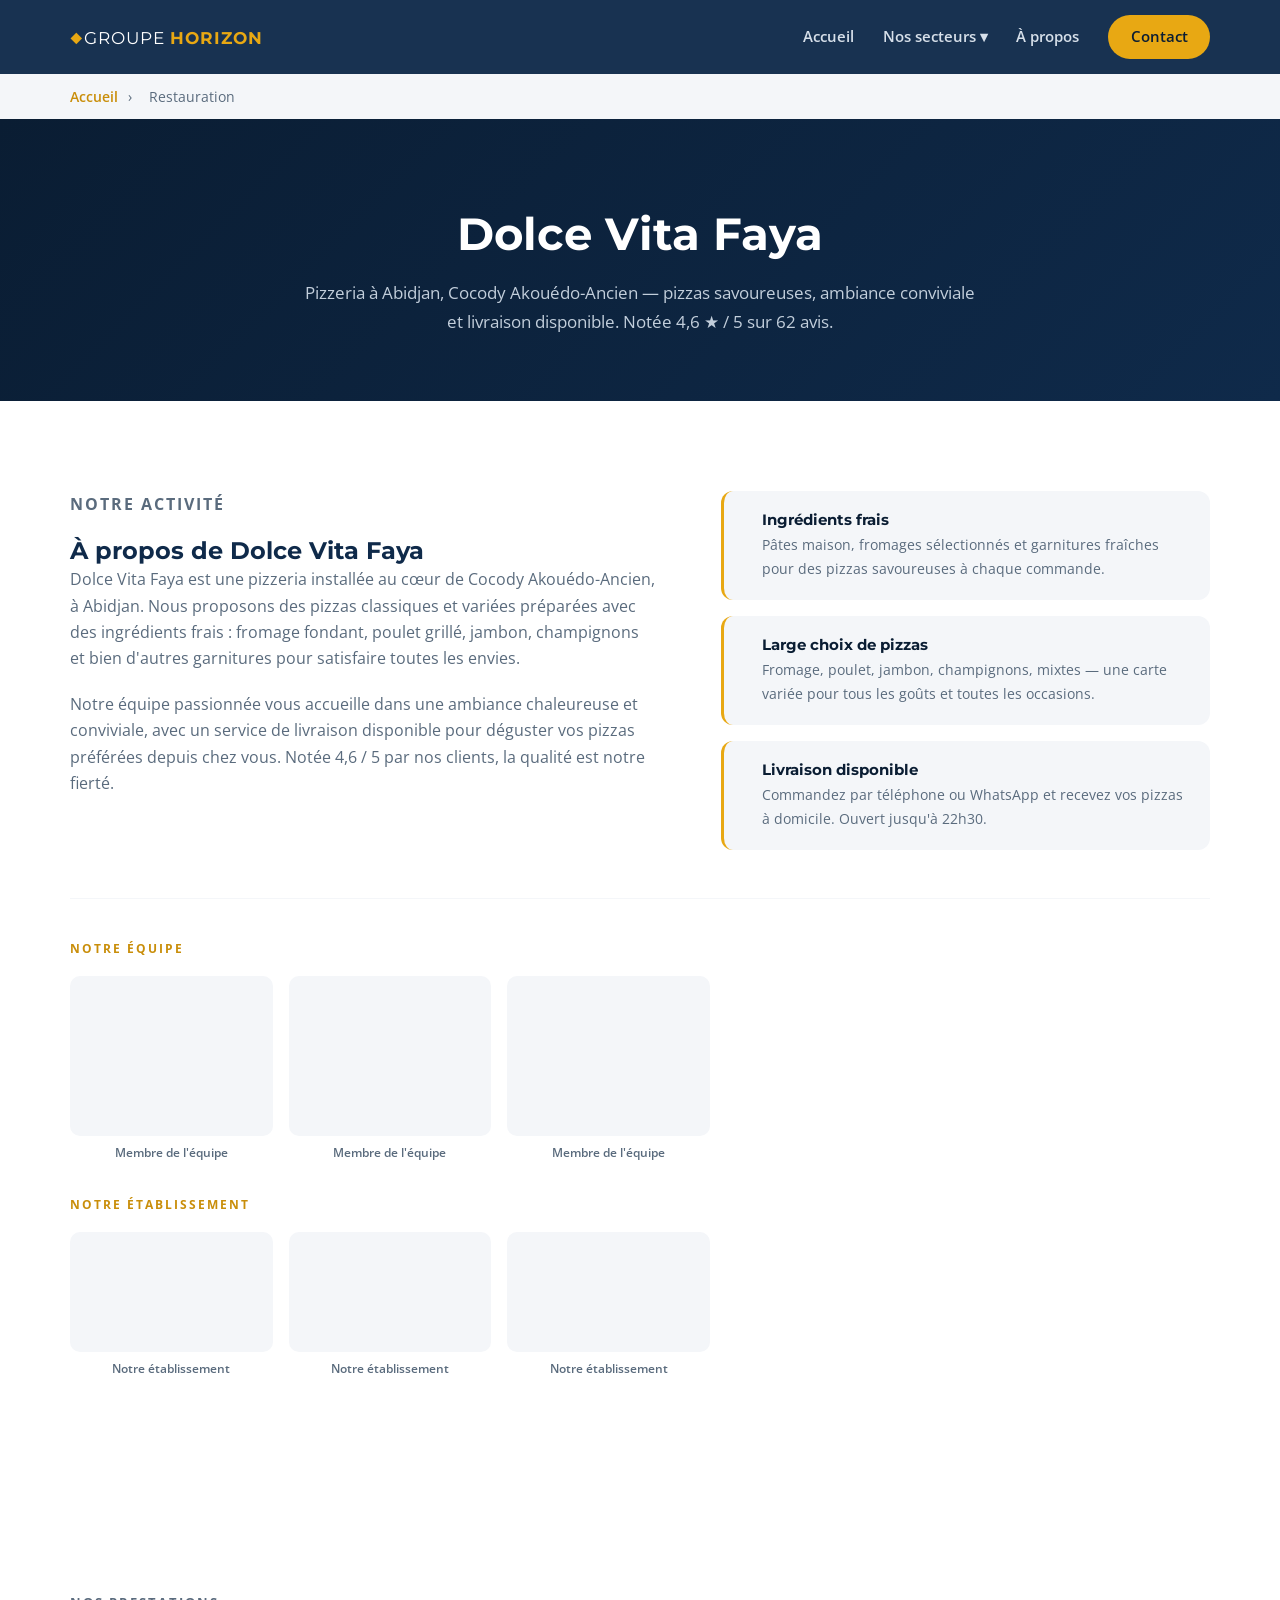
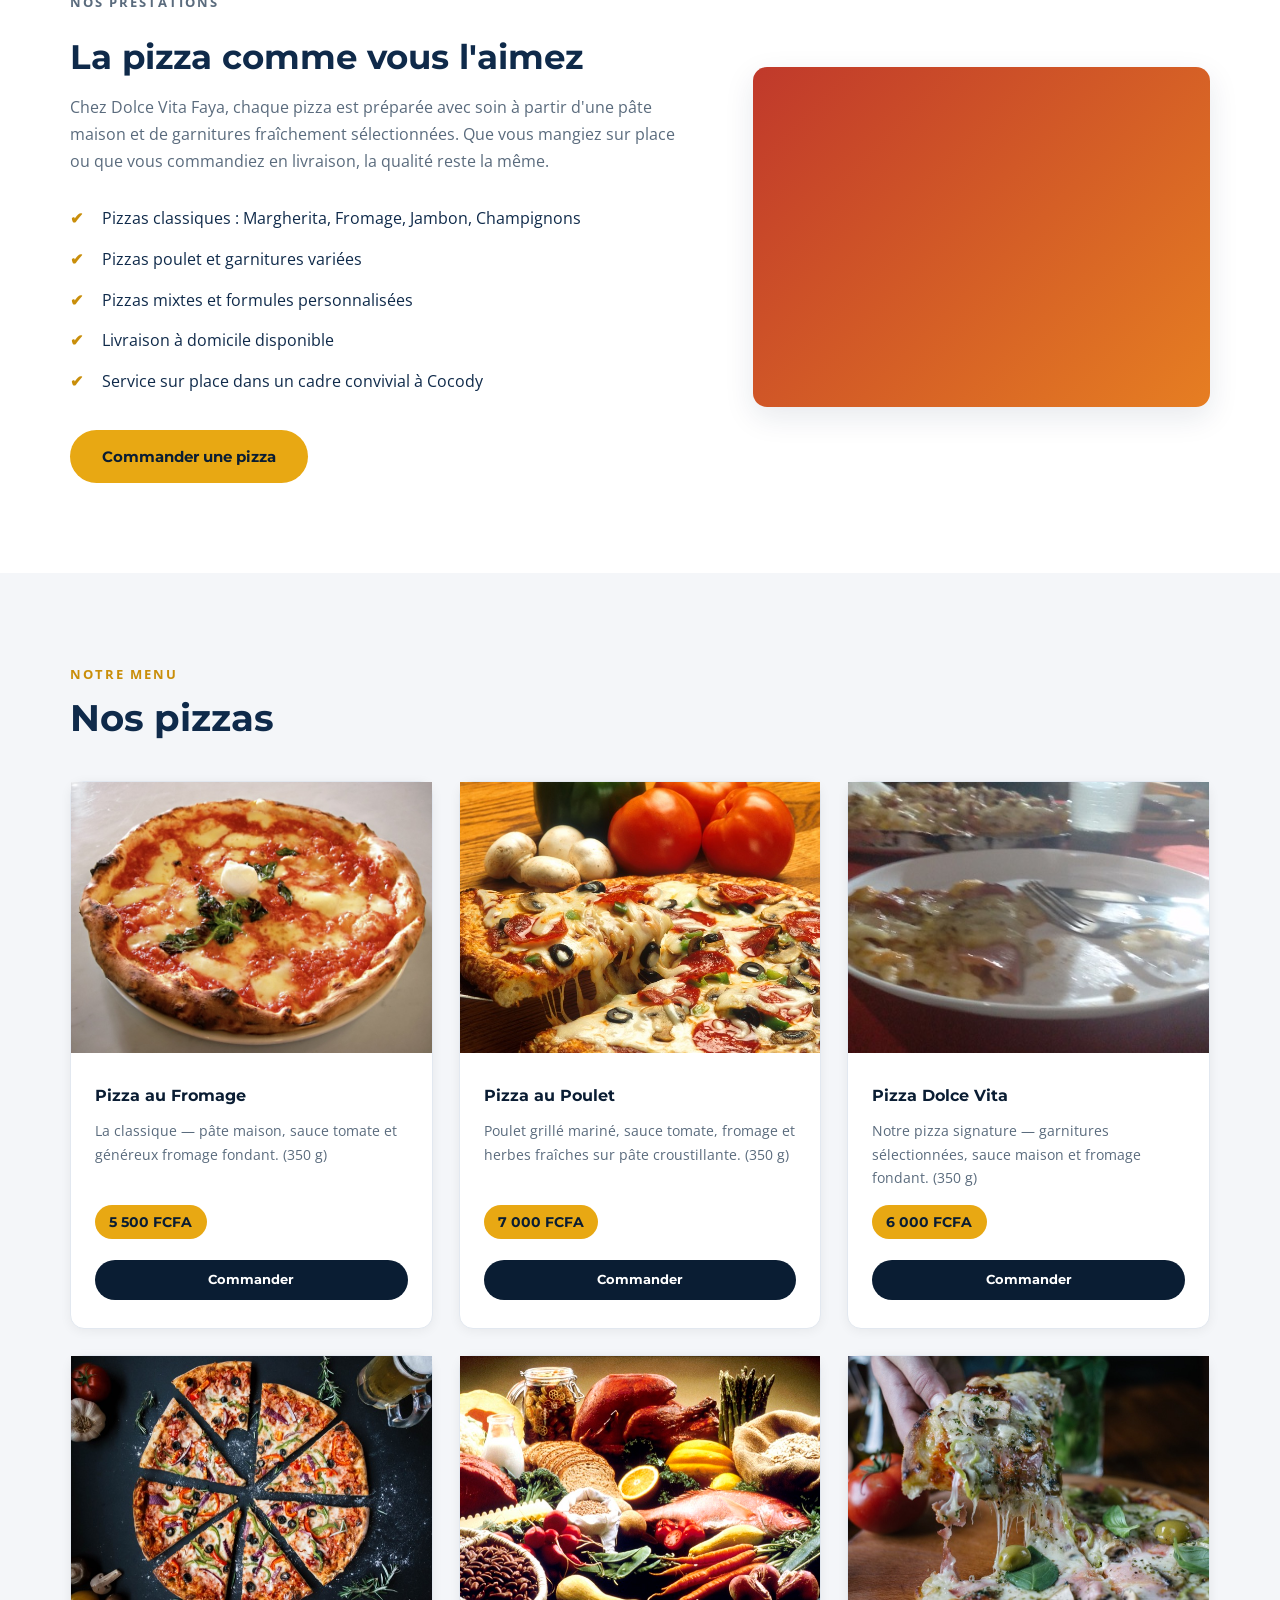
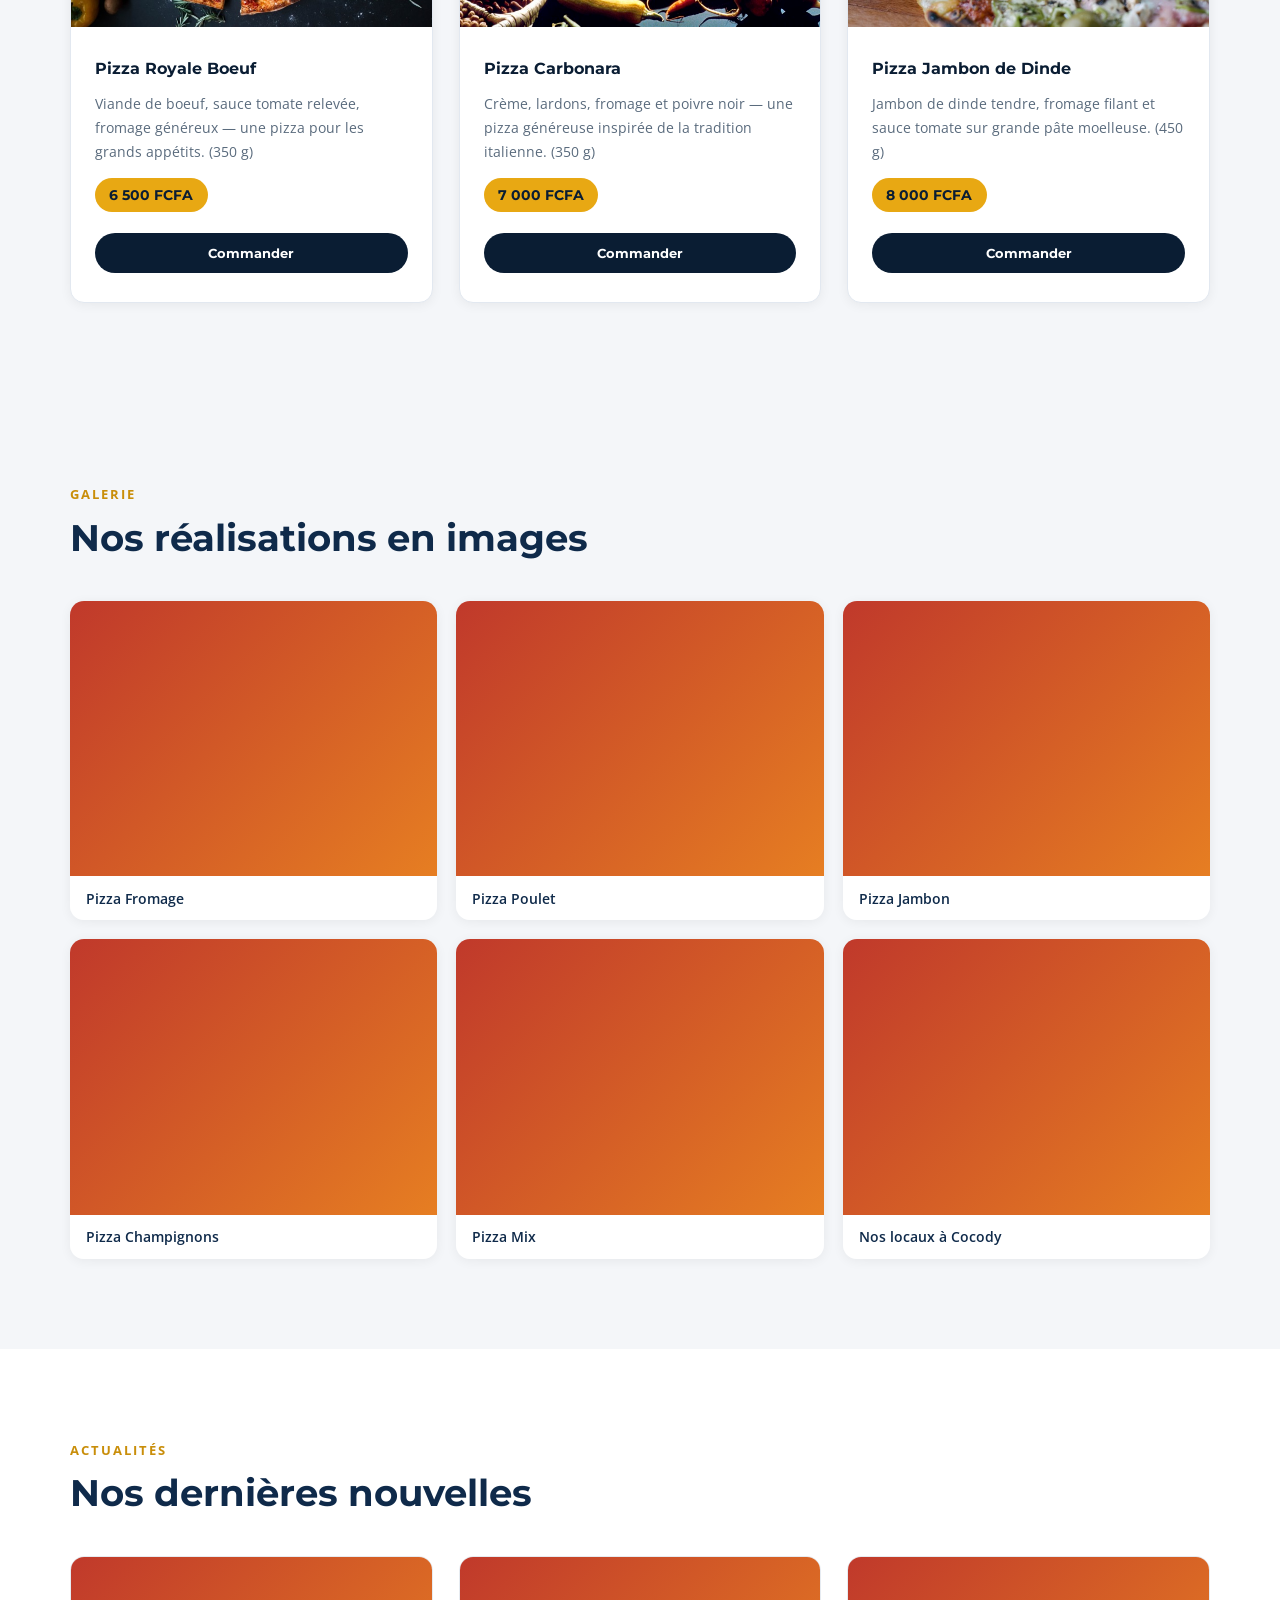
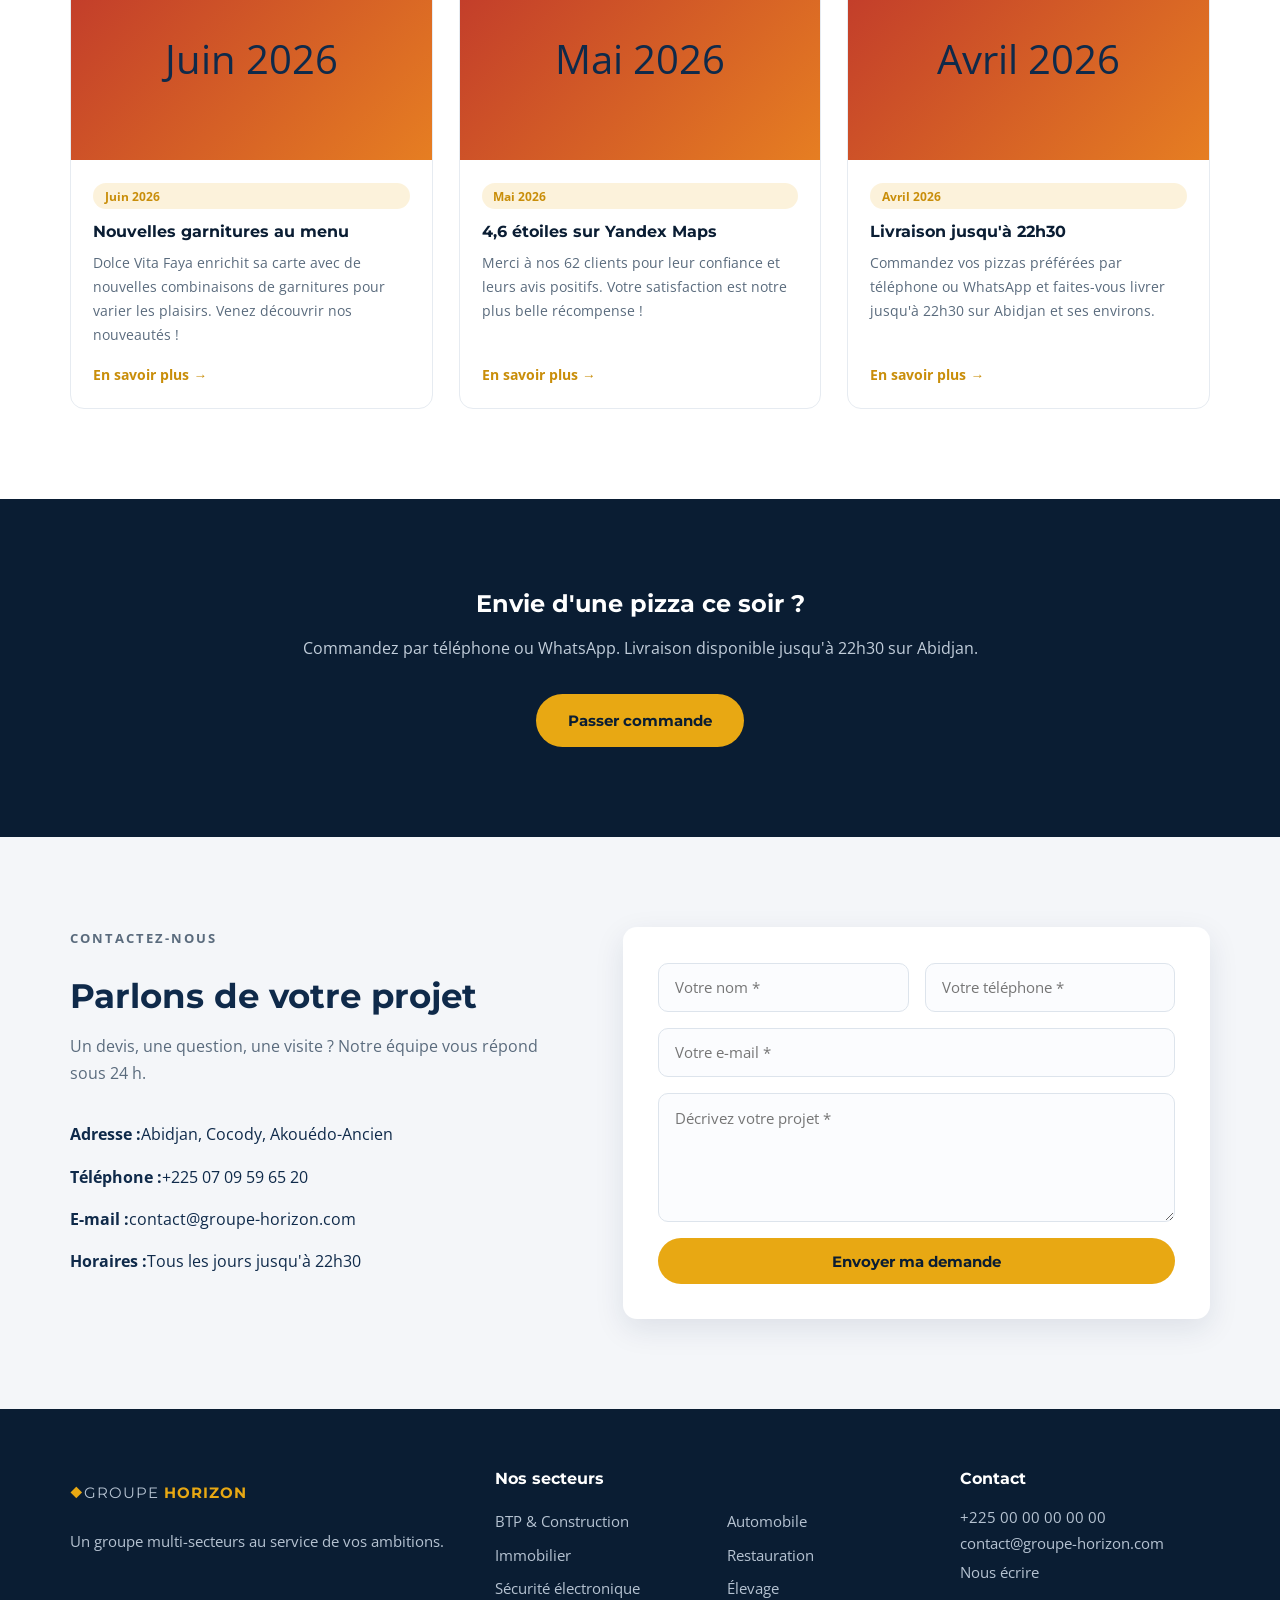
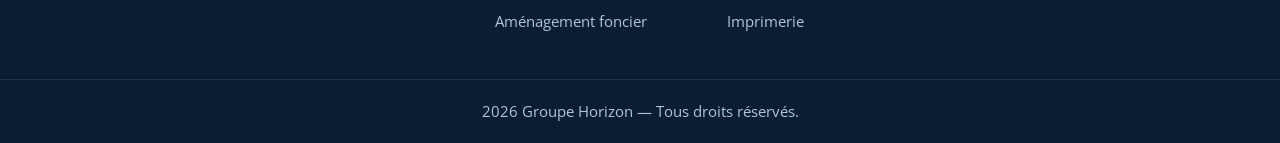
<file: restauration.html>
<!DOCTYPE html>
<html lang="fr">
<head>
  <meta charset="UTF-8">
  <meta name="viewport" content="width=device-width, initial-scale=1.0">
  <title>Dolce Vita Faya — Pizzeria Abidjan | Groupe Horizon</title>
  <meta name="description" content="Dolce Vita Faya, pizzeria à Abidjan Cocody Akouédo-Ancien. Pizzas classiques et variées, livraison disponible. Notée 4,6/5 sur 62 avis.">
  <link rel="preconnect" href="https://fonts.googleapis.com">
  <link rel="preconnect" href="https://fonts.gstatic.com" crossorigin>
  <link href="https://fonts.googleapis.com/css2?family=Montserrat:wght@400;600;700;800&family=Open+Sans:wght@400;600&display=swap" rel="stylesheet">
  <link rel="stylesheet" href="css/style.css">
</head>
<body>

  <header class="header" id="header">
    <div class="container nav-wrap">
      <a href="index.html" class="logo"><img class="logo-img" alt="Groupe Horizon" style="display:none;height:44px;max-width:180px;object-fit:contain;vertical-align:middle;"><span class="logo-text"><span class="logo-icon">◆</span><span>GROUPE <strong>HORIZON</strong></span></span></a>
      <nav class="nav" id="nav">
        <a href="index.html">Accueil</a>
        <div class="dropdown">
          <a href="index.html#secteurs" class="drop-btn">Nos secteurs ▾</a>
          <div class="dropdown-content">
            <a href="btp.html">BTP &amp; Construction</a>
            <a href="immobilier.html">Immobilier</a>
            <a href="securite.html">Sécurité &amp; Vidéosurveillance</a>
            <a href="foncier.html">Aménagement foncier</a>
            <a href="automobile.html">Automobile</a>
            <a href="restauration.html">Restauration</a>
            <a href="elevage.html">Élevage</a>
            <a href="imprimerie.html">Imprimerie</a>
          </div>
        </div>
        <a href="index.html#apropos">À propos</a>
        <a href="#contact" class="btn-nav">Contact</a>
      </nav>
      <button class="burger" id="burger" aria-label="Menu"><span></span><span></span><span></span></button>
    </div>
  </header>

  <div class="breadcrumb">
    <div class="container"><a href="index.html">Accueil</a> <span>›</span> <span>Restauration</span></div>
  </div>

  <section class="page-hero">
    <div class="container">

      <h1>Dolce Vita Faya</h1>
      <p>Pizzeria à Abidjan, Cocody Akouédo-Ancien — pizzas savoureuses, ambiance conviviale et livraison disponible. Notée 4,6 ★ / 5 sur 62 avis.</p>
    </div>
  </section>

  <section class="section presentation-section">
    <div class="container">
      <div class="presentation-grid">
        <div class="pres-text reveal">
          <p class="section-tag">Notre activité</p>
          <h2>À propos de Dolce Vita Faya</h2>
          <p>Dolce Vita Faya est une pizzeria installée au cœur de Cocody Akouédo-Ancien, à Abidjan. Nous proposons des pizzas classiques et variées préparées avec des ingrédients frais : fromage fondant, poulet grillé, jambon, champignons et bien d'autres garnitures pour satisfaire toutes les envies.</p>
          <p>Notre équipe passionnée vous accueille dans une ambiance chaleureuse et conviviale, avec un service de livraison disponible pour déguster vos pizzas préférées depuis chez vous. Notée 4,6 / 5 par nos clients, la qualité est notre fierté.</p>
        </div>
        <div class="pres-highlights reveal">
          <div class="pres-card">
            <div class="pres-card-icon"></div>
            <div>
              <h4>Ingrédients frais</h4>
              <p>Pâtes maison, fromages sélectionnés et garnitures fraîches pour des pizzas savoureuses à chaque commande.</p>
            </div>
          </div>
          <div class="pres-card">
            <div class="pres-card-icon"></div>
            <div>
              <h4>Large choix de pizzas</h4>
              <p>Fromage, poulet, jambon, champignons, mixtes — une carte variée pour tous les goûts et toutes les occasions.</p>
            </div>
          </div>
          <div class="pres-card">
            <div class="pres-card-icon"></div>
            <div>
              <h4>Livraison disponible</h4>
              <p>Commandez par téléphone ou WhatsApp et recevez vos pizzas à domicile. Ouvert jusqu'à 22h30.</p>
            </div>
          </div>
        </div>
      </div>
      <div class="pres-photos reveal">
        <p class="pres-photos-label">Notre équipe</p>
        <div class="pres-photo-row">
          <div class="pres-photo-item">
            <div class="pres-photo-placeholder pres-team-slot" data-pres-team="1"></div>
            <p class="pres-photo-caption" data-pres-team-cap="1">Membre de l'équipe</p>
          </div>
          <div class="pres-photo-item">
            <div class="pres-photo-placeholder pres-team-slot" data-pres-team="2"></div>
            <p class="pres-photo-caption" data-pres-team-cap="2">Membre de l'équipe</p>
          </div>
          <div class="pres-photo-item">
            <div class="pres-photo-placeholder pres-team-slot" data-pres-team="3"></div>
            <p class="pres-photo-caption" data-pres-team-cap="3">Membre de l'équipe</p>
          </div>
        </div>
        <p class="pres-photos-label">Notre établissement</p>
        <div class="pres-photo-row">
          <div class="pres-photo-item">
            <div class="pres-photo-placeholder pres-estab-slot" data-pres-estab="1"></div>
            <p class="pres-photo-caption" data-pres-estab-cap="1">Notre établissement</p>
          </div>
          <div class="pres-photo-item">
            <div class="pres-photo-placeholder pres-estab-slot" data-pres-estab="2"></div>
            <p class="pres-photo-caption" data-pres-estab-cap="2">Notre établissement</p>
          </div>
          <div class="pres-photo-item">
            <div class="pres-photo-placeholder pres-estab-slot" data-pres-estab="3"></div>
            <p class="pres-photo-caption" data-pres-estab-cap="3">Notre établissement</p>
          </div>
        </div>
      </div>
    </div>
  </section>

  <section class="section">
    <div class="container sector-wrap">
      <div class="sector-text reveal">
        <p class="section-tag">Nos prestations</p>
        <h2>La pizza comme vous l'aimez</h2>
        <p>Chez Dolce Vita Faya, chaque pizza est préparée avec soin à partir d'une pâte maison et de garnitures fraîchement sélectionnées. Que vous mangiez sur place ou que vous commandiez en livraison, la qualité reste la même.</p>
        <ul class="checklist">
          <li>Pizzas classiques : Margherita, Fromage, Jambon, Champignons</li>
          <li>Pizzas poulet et garnitures variées</li>
          <li>Pizzas mixtes et formules personnalisées</li>
          <li>Livraison à domicile disponible</li>
          <li>Service sur place dans un cadre convivial à Cocody</li>
        </ul>
        <a href="#contact" class="btn btn-primary">Commander une pizza</a>
      </div>
      <div class="sector-visual reveal" aria-hidden="true">
        <div class="visual-box visual-resto"><span></span></div>
      </div>
    </div>
  </section>


  <section class="section shop-section">
    <div class="container">
      <p class="section-tag">Notre menu</p>
      <h2 class="section-title">Nos pizzas</h2>
      <div class="shop-grid">

        <div class="shop-card reveal">
          <div class="shop-card-img"><img src="images/pizza-fromage.jpg" alt="Pizza au fromage" loading="lazy"></div>
          <div class="shop-card-name">Pizza au Fromage</div>
          <div class="shop-card-desc">La classique — pâte maison, sauce tomate et généreux fromage fondant. (350 g)</div>
          <span class="shop-card-price">5 500 FCFA</span>
          <a href="https://wa.me/2250709596520" class="btn-sm" data-wa-btn target="_blank" rel="noopener">Commander</a>
        </div>

        <div class="shop-card reveal">
          <div class="shop-card-img"><img src="images/pizza-poulet.jpg" alt="Pizza au poulet" loading="lazy"></div>
          <div class="shop-card-name">Pizza au Poulet</div>
          <div class="shop-card-desc">Poulet grillé mariné, sauce tomate, fromage et herbes fraîches sur pâte croustillante. (350 g)</div>
          <span class="shop-card-price">7 000 FCFA</span>
          <a href="https://wa.me/2250709596520" class="btn-sm" data-wa-btn target="_blank" rel="noopener">Commander</a>
        </div>

        <div class="shop-card reveal">
          <div class="shop-card-img"><img src="images/pizza-dolcevita.jpg" alt="Pizza Dolce Vita" loading="lazy"></div>
          <div class="shop-card-name">Pizza Dolce Vita</div>
          <div class="shop-card-desc">Notre pizza signature — garnitures sélectionnées, sauce maison et fromage fondant. (350 g)</div>
          <span class="shop-card-price">6 000 FCFA</span>
          <a href="https://wa.me/2250709596520" class="btn-sm" data-wa-btn target="_blank" rel="noopener">Commander</a>
        </div>

        <div class="shop-card reveal">
          <div class="shop-card-img"><img src="images/pizza-royale.jpg" alt="Pizza Royale Boeuf" loading="lazy"></div>
          <div class="shop-card-name">Pizza Royale Boeuf</div>
          <div class="shop-card-desc">Viande de boeuf, sauce tomate relevée, fromage généreux — une pizza pour les grands appétits. (350 g)</div>
          <span class="shop-card-price">6 500 FCFA</span>
          <a href="https://wa.me/2250709596520" class="btn-sm" data-wa-btn target="_blank" rel="noopener">Commander</a>
        </div>

        <div class="shop-card reveal">
          <div class="shop-card-img"><img src="images/pizza-carbonara.jpg" alt="Pizza Carbonara" loading="lazy"></div>
          <div class="shop-card-name">Pizza Carbonara</div>
          <div class="shop-card-desc">Crème, lardons, fromage et poivre noir — une pizza généreuse inspirée de la tradition italienne. (350 g)</div>
          <span class="shop-card-price">7 000 FCFA</span>
          <a href="https://wa.me/2250709596520" class="btn-sm" data-wa-btn target="_blank" rel="noopener">Commander</a>
        </div>

        <div class="shop-card reveal">
          <div class="shop-card-img"><img src="images/pizza-jambon.jpg" alt="Pizza Jambon de Dinde" loading="lazy"></div>
          <div class="shop-card-name">Pizza Jambon de Dinde</div>
          <div class="shop-card-desc">Jambon de dinde tendre, fromage filant et sauce tomate sur grande pâte moelleuse. (450 g)</div>
          <span class="shop-card-price">8 000 FCFA</span>
          <a href="https://wa.me/2250709596520" class="btn-sm" data-wa-btn target="_blank" rel="noopener">Commander</a>
        </div>

      </div>
    </div>
  </section>

  <section class="section catalogue-section" style="display:none">
    <div class="container">
      <p class="section-tag catalogue-tag">Catalogue</p>
      <h2 class="section-title catalogue-title">Nos produits</h2>
      <div class="catalogue-grid"></div>
    </div>
  </section>
  <section class="section visite3d-section" style="display:none">
    <div class="container">
      <p class="section-tag visite3d-tag">Visite virtuelle</p>
      <h2 class="section-title visite3d-title">Découvrez nos locaux en 3D</h2>
      <p class="visite3d-desc"></p>
      <div class="visite3d-embed">
        <iframe class="visite3d-iframe" src="" allowfullscreen allow="xr-spatial-tracking; fullscreen"></iframe>
      </div>
    </div>
  </section>

  <section class="section galerie-section">
    <div class="container">
      <p class="section-tag">Galerie</p>
      <h2 class="section-title">Nos réalisations en images</h2>
      <div class="galerie-grid">
        <div class="galerie-item reveal">
          <div class="galerie-placeholder" style="background:linear-gradient(135deg,#c0392b,#e67e22)"></div>
          <p class="galerie-caption">Pizza Fromage</p>
        </div>
        <div class="galerie-item reveal">
          <div class="galerie-placeholder" style="background:linear-gradient(135deg,#c0392b,#e67e22)"></div>
          <p class="galerie-caption">Pizza Poulet</p>
        </div>
        <div class="galerie-item reveal">
          <div class="galerie-placeholder" style="background:linear-gradient(135deg,#c0392b,#e67e22)"></div>
          <p class="galerie-caption">Pizza Jambon</p>
        </div>
        <div class="galerie-item reveal">
          <div class="galerie-placeholder" style="background:linear-gradient(135deg,#c0392b,#e67e22)"></div>
          <p class="galerie-caption">Pizza Champignons</p>
        </div>
        <div class="galerie-item reveal">
          <div class="galerie-placeholder" style="background:linear-gradient(135deg,#c0392b,#e67e22)"></div>
          <p class="galerie-caption">Pizza Mix</p>
        </div>
        <div class="galerie-item reveal">
          <div class="galerie-placeholder" style="background:linear-gradient(135deg,#c0392b,#e67e22)"></div>
          <p class="galerie-caption">Nos locaux à Cocody</p>
        </div>
      </div>
    </div>
  </section>

  <section class="section actu-section">
    <div class="container">
      <p class="section-tag">Actualités</p>
      <h2 class="section-title">Nos dernières nouvelles</h2>
      <div class="actu-grid">
        <div class="actu-card reveal">
          <div class="actu-img" style="background:linear-gradient(135deg,#c0392b,#e67e22)">Juin 2026</div>
          <div class="actu-body">
            <span class="actu-date">Juin 2026</span>
            <h3 class="actu-title">Nouvelles garnitures au menu</h3>
            <p class="actu-desc">Dolce Vita Faya enrichit sa carte avec de nouvelles combinaisons de garnitures pour varier les plaisirs. Venez découvrir nos nouveautés !</p>
            <a href="#contact" class="actu-link">En savoir plus →</a>
          </div>
        </div>
        <div class="actu-card reveal">
          <div class="actu-img" style="background:linear-gradient(135deg,#c0392b,#e67e22)">Mai 2026</div>
          <div class="actu-body">
            <span class="actu-date">Mai 2026</span>
            <h3 class="actu-title">4,6 étoiles sur Yandex Maps</h3>
            <p class="actu-desc">Merci à nos 62 clients pour leur confiance et leurs avis positifs. Votre satisfaction est notre plus belle récompense !</p>
            <a href="#contact" class="actu-link">En savoir plus →</a>
          </div>
        </div>
        <div class="actu-card reveal">
          <div class="actu-img" style="background:linear-gradient(135deg,#c0392b,#e67e22)">Avril 2026</div>
          <div class="actu-body">
            <span class="actu-date">Avril 2026</span>
            <h3 class="actu-title">Livraison jusqu'à 22h30</h3>
            <p class="actu-desc">Commandez vos pizzas préférées par téléphone ou WhatsApp et faites-vous livrer jusqu'à 22h30 sur Abidjan et ses environs.</p>
            <a href="#contact" class="actu-link">En savoir plus →</a>
          </div>
        </div>
      </div>
    </div>
  </section>
  <section class="section contact-cta">
    <div class="container">
      <h2>Envie d'une pizza ce soir ?</h2>
      <p>Commandez par téléphone ou WhatsApp. Livraison disponible jusqu'à 22h30 sur Abidjan.</p>
      <a href="#contact" class="btn btn-primary">Passer commande</a>
    </div>
  </section>

  <section class="section contact" id="contact">
    <div class="container contact-wrap">
      <div class="contact-info reveal">
        <p class="section-tag">Contactez-nous</p>
        <h2>Parlons de votre projet</h2>
        <p>Un devis, une question, une visite ? Notre équipe vous répond sous 24 h.</p>
        <ul class="contact-list">
          <li><strong>Adresse :</strong><span data-admin-address>Abidjan, Cocody, Akouédo-Ancien</span></li>
          <li><strong>Téléphone :</strong><span data-admin-phone>+225 07 09 59 65 20</span></li>
          <li><strong>E-mail :</strong><span data-admin-email>contact@groupe-horizon.com</span></li>
          <li><strong>Horaires :</strong><span data-admin-hours>Tous les jours jusqu'à 22h30</span></li>
        </ul>
      </div>
      <form class="contact-form reveal" id="contactForm">
        <div class="form-row">
          <input type="text" name="nom" placeholder="Votre nom *" required>
          <input type="tel" name="telephone" placeholder="Votre téléphone *" required>
        </div>
        <input type="email" name="email" placeholder="Votre e-mail *" required>
        <textarea name="message" rows="5" placeholder="Décrivez votre projet *" required></textarea>
        <button type="submit" class="btn btn-primary btn-full">Envoyer ma demande</button>
        <p class="form-success" id="formSuccess">Merci ! Votre message a bien été enregistré. Nous vous recontactons très vite.</p>
      </form>
    </div>
  </section>

  <footer class="footer">
    <div class="container footer-grid">
      <div>
        <a href="index.html" class="logo logo-footer"><img class="logo-img" alt="Groupe Horizon" style="display:none;height:44px;max-width:180px;object-fit:contain;vertical-align:middle;"><span class="logo-text"><span class="logo-icon">◆</span><span>GROUPE <strong>HORIZON</strong></span></span></a>
        <p>Un groupe multi-secteurs au service de vos ambitions.</p>
      </div>
      <div>
        <h4>Nos secteurs</h4>
        <a href="btp.html">BTP &amp; Construction</a>
        <a href="immobilier.html">Immobilier</a>
        <a href="securite.html">Sécurité électronique</a>
        <a href="foncier.html">Aménagement foncier</a>
      </div>
      <div>
        <h4>&nbsp;</h4>
        <a href="automobile.html">Automobile</a>
        <a href="restauration.html">Restauration</a>
        <a href="elevage.html">Élevage</a>
        <a href="imprimerie.html">Imprimerie</a>
      </div>
      <div>
        <h4>Contact</h4>
        <p>+225 00 00 00 00 00<br>contact@groupe-horizon.com</p>
        <a href="#contact">Nous écrire</a>
      </div>
    </div>
    <div class="footer-bottom"><p>2026 Groupe Horizon — Tous droits réservés.</p></div>
  </footer>

  <script src="js/admin-content.js"></script>
  <script src="js/main.js"></script>
</body>
</html>
</file>
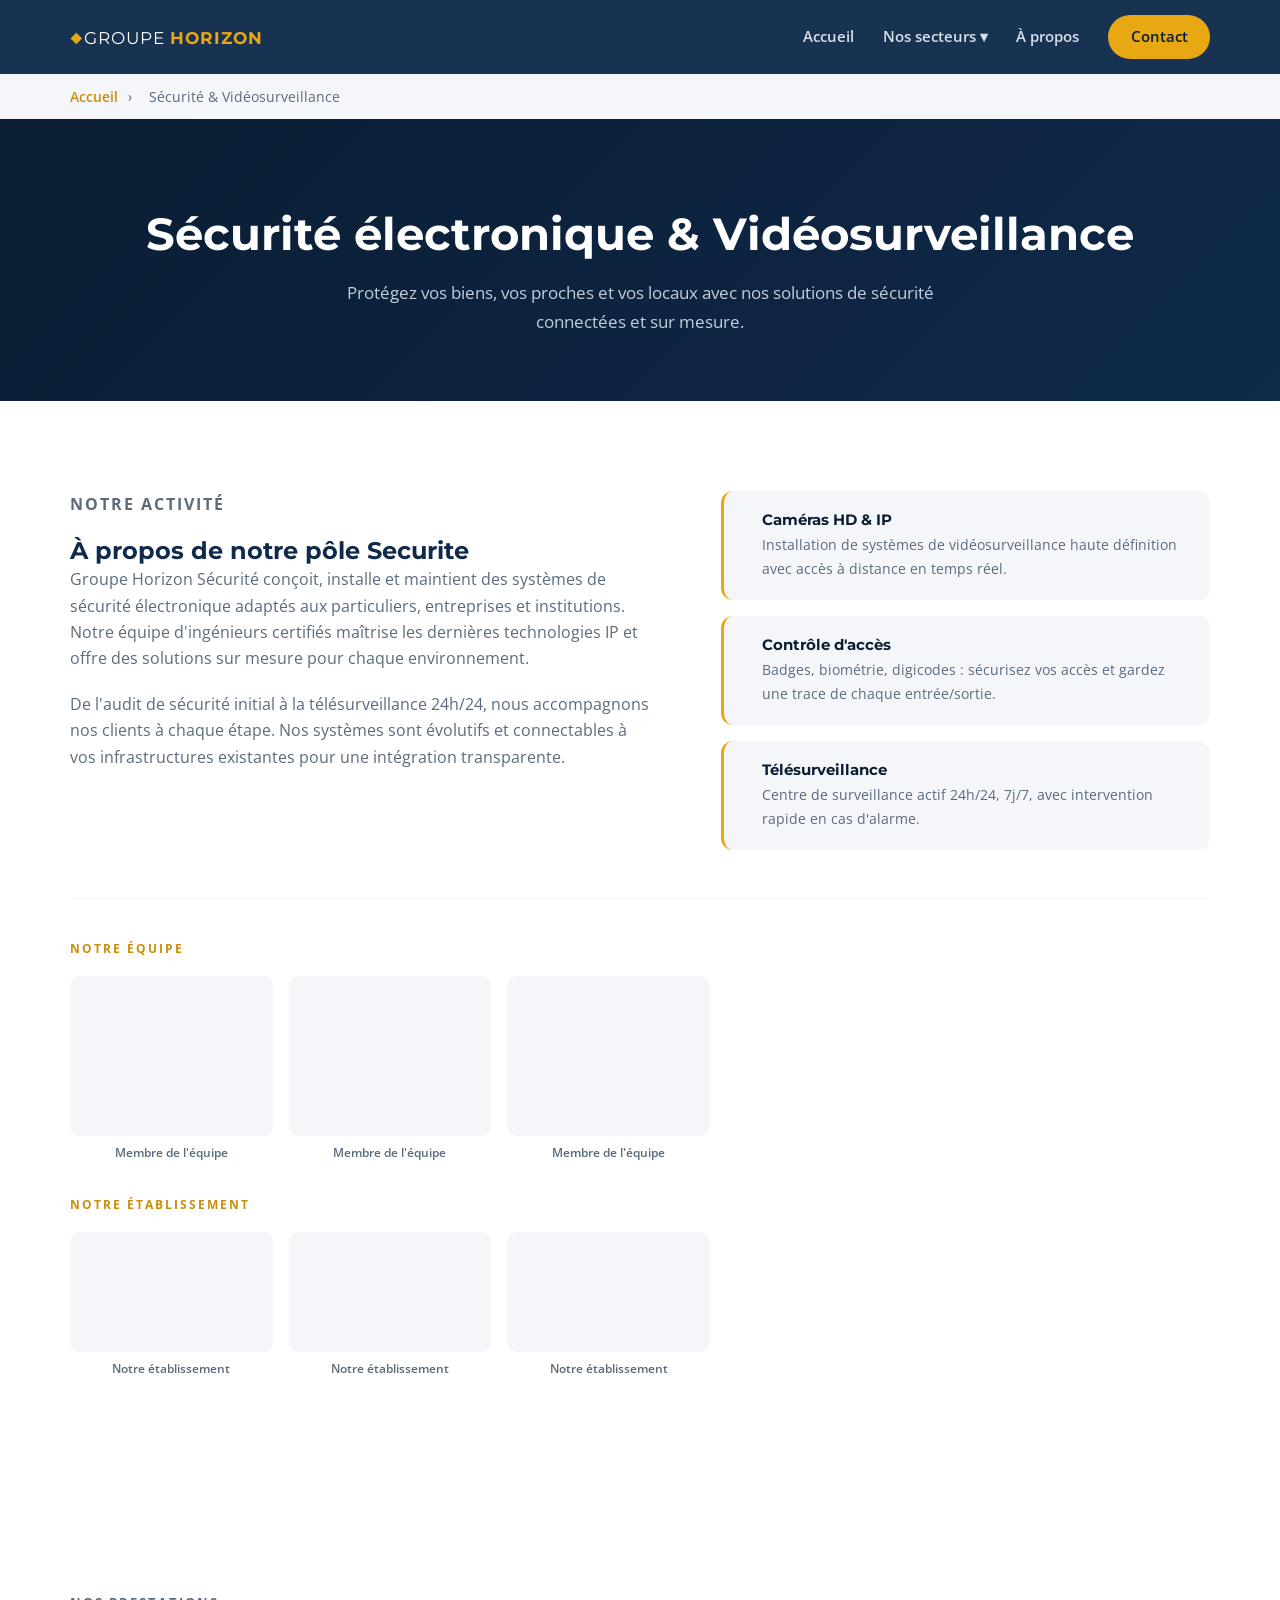
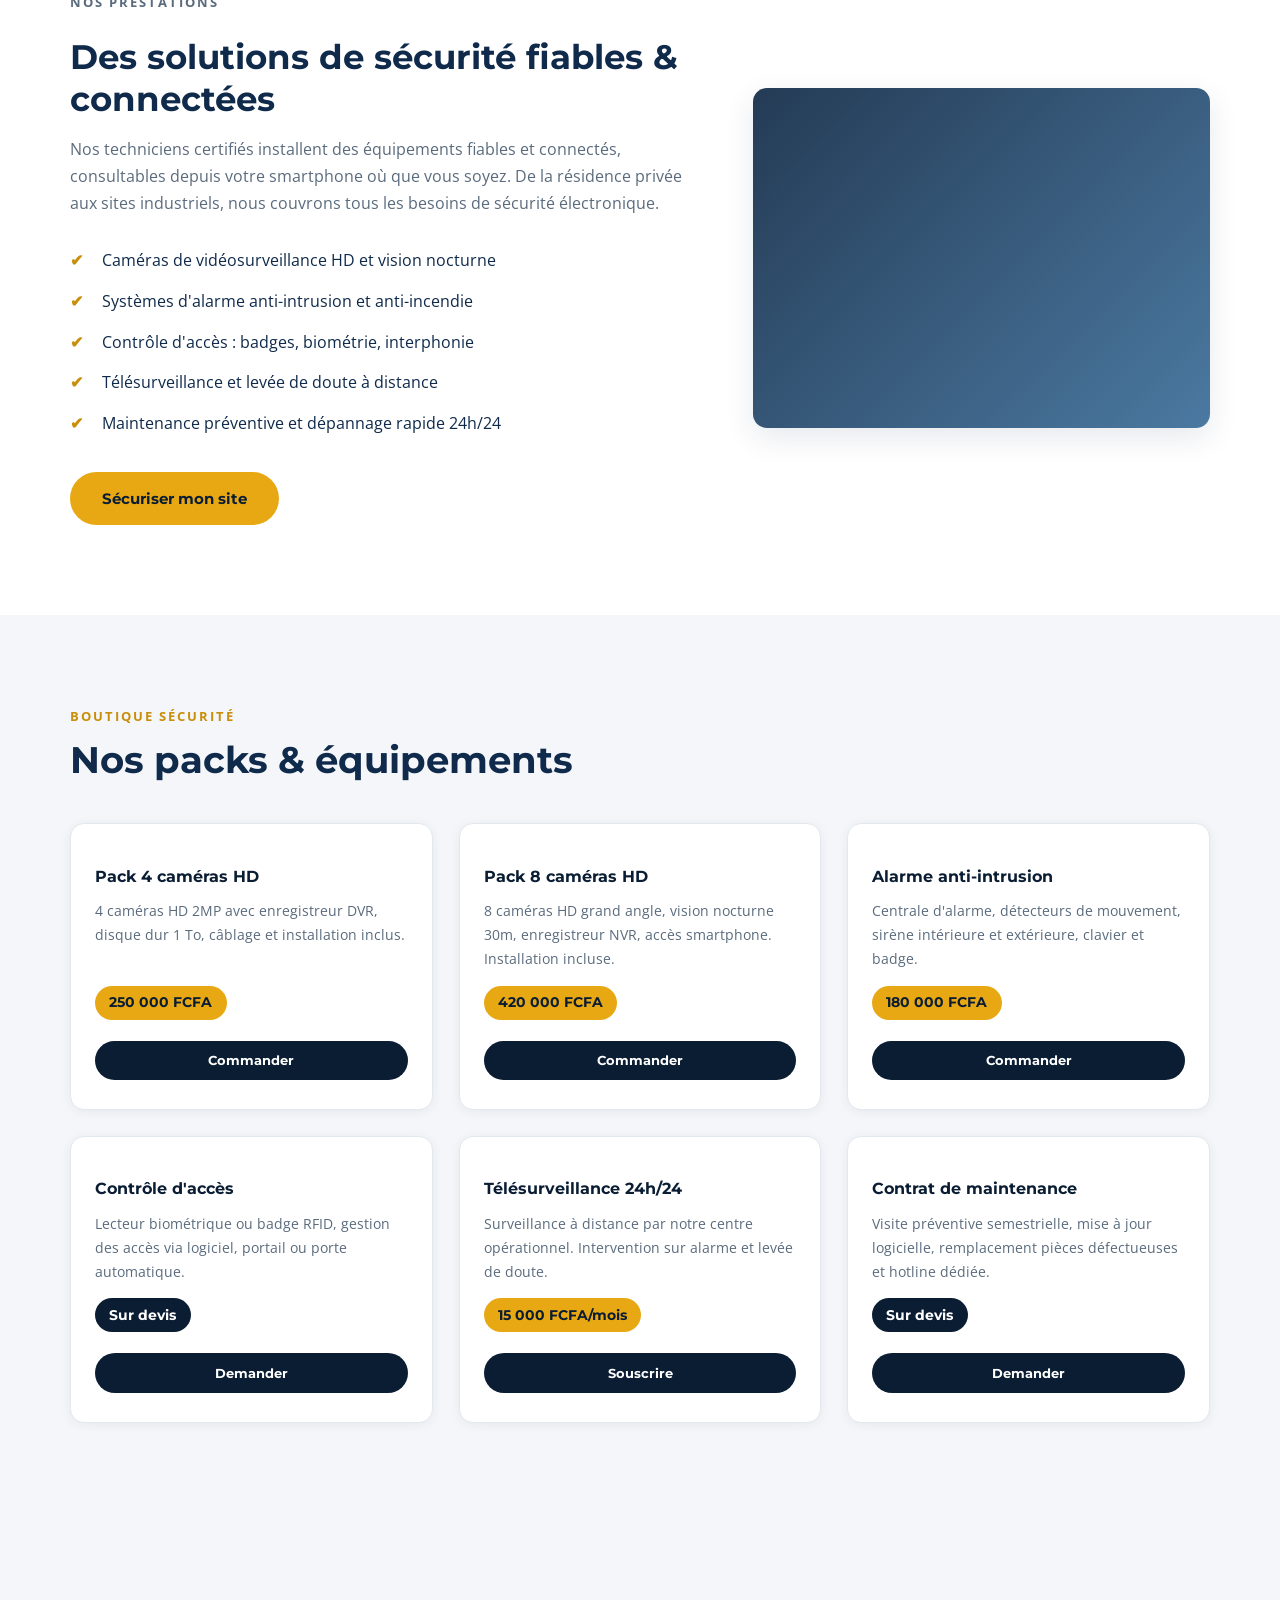
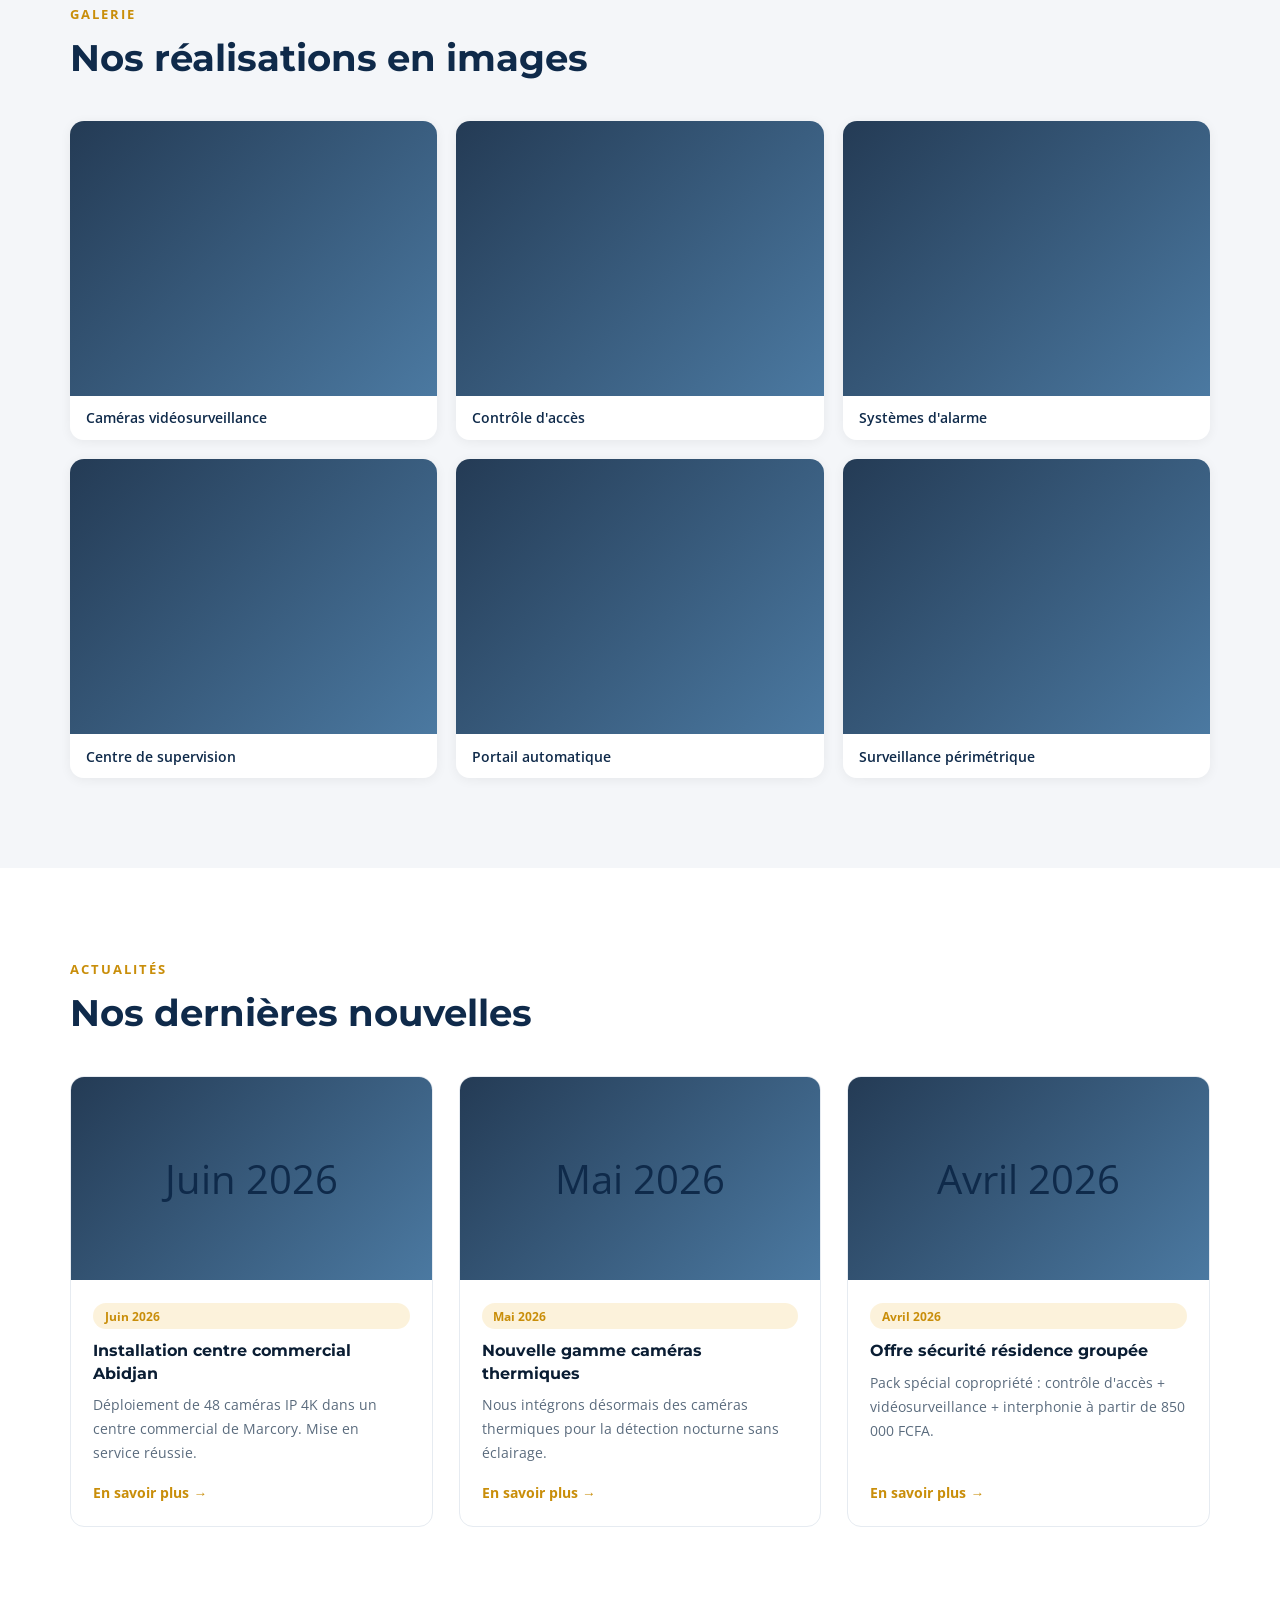
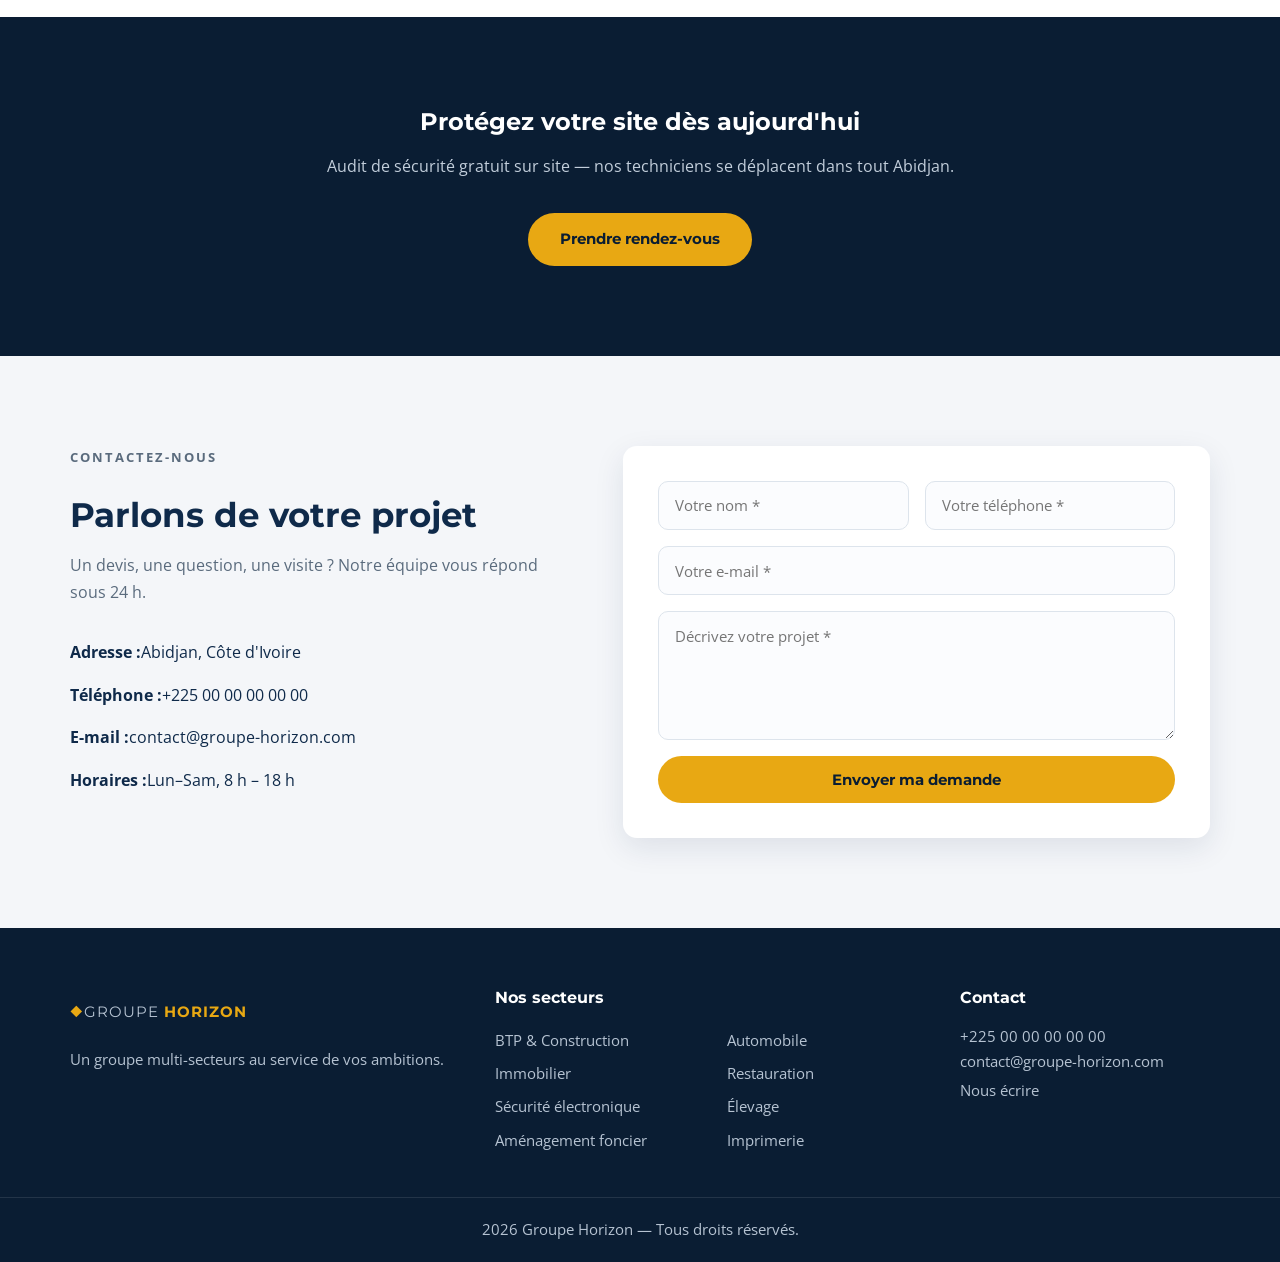
<file: securite.html>
<!DOCTYPE html>
<html lang="fr">
<head>
  <meta charset="UTF-8">
  <meta name="viewport" content="width=device-width, initial-scale=1.0">
  <title>Sécurité &amp; Vidéosurveillance — Groupe Horizon</title>
  <meta name="description" content="Groupe Horizon Sécurité : caméras HD, alarmes, contrôle d'accès, télésurveillance et maintenance en Côte d'Ivoire.">
  <link rel="preconnect" href="https://fonts.googleapis.com">
  <link rel="preconnect" href="https://fonts.gstatic.com" crossorigin>
  <link href="https://fonts.googleapis.com/css2?family=Montserrat:wght@400;600;700;800&family=Open+Sans:wght@400;600&display=swap" rel="stylesheet">
  <link rel="stylesheet" href="css/style.css">
</head>
<body>

  <header class="header" id="header">
    <div class="container nav-wrap">
      <a href="index.html" class="logo"><img class="logo-img" alt="Groupe Horizon" style="display:none;height:44px;max-width:180px;object-fit:contain;vertical-align:middle;"><span class="logo-text"><span class="logo-icon">◆</span><span>GROUPE <strong>HORIZON</strong></span></span></a>
      <nav class="nav" id="nav">
        <a href="index.html">Accueil</a>
        <div class="dropdown">
          <a href="index.html#secteurs" class="drop-btn">Nos secteurs ▾</a>
          <div class="dropdown-content">
            <a href="btp.html">BTP &amp; Construction</a>
            <a href="immobilier.html">Immobilier</a>
            <a href="securite.html">Sécurité &amp; Vidéosurveillance</a>
            <a href="foncier.html">Aménagement foncier</a>
            <a href="automobile.html">Automobile</a>
            <a href="restauration.html">Restauration</a>
            <a href="elevage.html">Élevage</a>
            <a href="imprimerie.html">Imprimerie</a>
          </div>
        </div>
        <a href="index.html#apropos">À propos</a>
        <a href="#contact" class="btn-nav">Contact</a>
      </nav>
      <button class="burger" id="burger" aria-label="Menu"><span></span><span></span><span></span></button>
    </div>
  </header>

  <div class="breadcrumb">
    <div class="container"><a href="index.html">Accueil</a> <span>›</span> <span>Sécurité &amp; Vidéosurveillance</span></div>
  </div>

  <section class="page-hero">
    <div class="container">

      <h1>Sécurité électronique &amp; Vidéosurveillance</h1>
      <p>Protégez vos biens, vos proches et vos locaux avec nos solutions de sécurité connectées et sur mesure.</p>
    </div>
  </section>

  <section class="section presentation-section">
    <div class="container">
      <div class="presentation-grid">
        <div class="pres-text reveal">
          <p class="section-tag">Notre activité</p>
          <h2>À propos de notre pôle Securite</h2>
          <p>Groupe Horizon Sécurité conçoit, installe et maintient des systèmes de sécurité électronique adaptés aux particuliers, entreprises et institutions. Notre équipe d'ingénieurs certifiés maîtrise les dernières technologies IP et offre des solutions sur mesure pour chaque environnement.</p>
          <p>De l'audit de sécurité initial à la télésurveillance 24h/24, nous accompagnons nos clients à chaque étape. Nos systèmes sont évolutifs et connectables à vos infrastructures existantes pour une intégration transparente.</p>
        </div>
        <div class="pres-highlights reveal">
          <div class="pres-card">
            <div class="pres-card-icon"></div>
            <div>
              <h4>Caméras HD & IP</h4>
              <p>Installation de systèmes de vidéosurveillance haute définition avec accès à distance en temps réel.</p>
            </div>
          </div>
          <div class="pres-card">
            <div class="pres-card-icon"></div>
            <div>
              <h4>Contrôle d'accès</h4>
              <p>Badges, biométrie, digicodes : sécurisez vos accès et gardez une trace de chaque entrée/sortie.</p>
            </div>
          </div>
          <div class="pres-card">
            <div class="pres-card-icon"></div>
            <div>
              <h4>Télésurveillance</h4>
              <p>Centre de surveillance actif 24h/24, 7j/7, avec intervention rapide en cas d'alarme.</p>
            </div>
          </div>
        </div>
      </div>
      <div class="pres-photos reveal">
        <p class="pres-photos-label">Notre équipe</p>
        <div class="pres-photo-row">
          <div class="pres-photo-item">
            <div class="pres-photo-placeholder pres-team-slot" data-pres-team="1"></div>
            <p class="pres-photo-caption" data-pres-team-cap="1">Membre de l'équipe</p>
          </div>
          <div class="pres-photo-item">
            <div class="pres-photo-placeholder pres-team-slot" data-pres-team="2"></div>
            <p class="pres-photo-caption" data-pres-team-cap="2">Membre de l'équipe</p>
          </div>
          <div class="pres-photo-item">
            <div class="pres-photo-placeholder pres-team-slot" data-pres-team="3"></div>
            <p class="pres-photo-caption" data-pres-team-cap="3">Membre de l'équipe</p>
          </div>
        </div>
        <p class="pres-photos-label">Notre établissement</p>
        <div class="pres-photo-row">
          <div class="pres-photo-item">
            <div class="pres-photo-placeholder pres-estab-slot" data-pres-estab="1"></div>
            <p class="pres-photo-caption" data-pres-estab-cap="1">Notre établissement</p>
          </div>
          <div class="pres-photo-item">
            <div class="pres-photo-placeholder pres-estab-slot" data-pres-estab="2"></div>
            <p class="pres-photo-caption" data-pres-estab-cap="2">Notre établissement</p>
          </div>
          <div class="pres-photo-item">
            <div class="pres-photo-placeholder pres-estab-slot" data-pres-estab="3"></div>
            <p class="pres-photo-caption" data-pres-estab-cap="3">Notre établissement</p>
          </div>
        </div>
      </div>
    </div>
  </section>

  <section class="section">
    <div class="container sector-wrap">
      <div class="sector-text reveal">
        <p class="section-tag">Nos prestations</p>
        <h2>Des solutions de sécurité fiables &amp; connectées</h2>
        <p>Nos techniciens certifiés installent des équipements fiables et connectés, consultables depuis votre smartphone où que vous soyez. De la résidence privée aux sites industriels, nous couvrons tous les besoins de sécurité électronique.</p>
        <ul class="checklist">
          <li>Caméras de vidéosurveillance HD et vision nocturne</li>
          <li>Systèmes d'alarme anti-intrusion et anti-incendie</li>
          <li>Contrôle d'accès : badges, biométrie, interphonie</li>
          <li>Télésurveillance et levée de doute à distance</li>
          <li>Maintenance préventive et dépannage rapide 24h/24</li>
        </ul>
        <a href="#contact" class="btn btn-primary">Sécuriser mon site</a>
      </div>
      <div class="sector-visual reveal" aria-hidden="true">
        <div class="visual-box visual-secu"><span></span></div>
      </div>
    </div>
  </section>


  <section class="section shop-section">
    <div class="container">
      <p class="section-tag">Boutique Sécurité</p>
      <h2 class="section-title">Nos packs &amp; équipements</h2>
      <div class="shop-grid">

        <div class="shop-card reveal">
          <div class="shop-card-icon"></div>
          <div class="shop-card-name">Pack 4 caméras HD</div>
          <div class="shop-card-desc">4 caméras HD 2MP avec enregistreur DVR, disque dur 1 To, câblage et installation inclus.</div>
          <span class="shop-card-price">250 000 FCFA</span>
          <a href="https://wa.me/2250709596520" class="btn-sm" data-wa-btn target="_blank" rel="noopener">Commander</a>
        </div>

        <div class="shop-card reveal">
          <div class="shop-card-icon"></div>
          <div class="shop-card-name">Pack 8 caméras HD</div>
          <div class="shop-card-desc">8 caméras HD grand angle, vision nocturne 30m, enregistreur NVR, accès smartphone. Installation incluse.</div>
          <span class="shop-card-price">420 000 FCFA</span>
          <a href="https://wa.me/2250709596520" class="btn-sm" data-wa-btn target="_blank" rel="noopener">Commander</a>
        </div>

        <div class="shop-card reveal">
          <div class="shop-card-icon"></div>
          <div class="shop-card-name">Alarme anti-intrusion</div>
          <div class="shop-card-desc">Centrale d'alarme, détecteurs de mouvement, sirène intérieure et extérieure, clavier et badge.</div>
          <span class="shop-card-price">180 000 FCFA</span>
          <a href="https://wa.me/2250709596520" class="btn-sm" data-wa-btn target="_blank" rel="noopener">Commander</a>
        </div>

        <div class="shop-card reveal">
          <div class="shop-card-icon"></div>
          <div class="shop-card-name">Contrôle d'accès</div>
          <div class="shop-card-desc">Lecteur biométrique ou badge RFID, gestion des accès via logiciel, portail ou porte automatique.</div>
          <span class="shop-card-price devis">Sur devis</span>
          <a href="https://wa.me/2250709596520" class="btn-sm" data-wa-btn target="_blank" rel="noopener">Demander</a>
        </div>

        <div class="shop-card reveal">
          <div class="shop-card-icon"></div>
          <div class="shop-card-name">Télésurveillance 24h/24</div>
          <div class="shop-card-desc">Surveillance à distance par notre centre opérationnel. Intervention sur alarme et levée de doute.</div>
          <span class="shop-card-price">15 000 FCFA/mois</span>
          <a href="https://wa.me/2250709596520" class="btn-sm" data-wa-btn target="_blank" rel="noopener">Souscrire</a>
        </div>

        <div class="shop-card reveal">
          <div class="shop-card-icon"></div>
          <div class="shop-card-name">Contrat de maintenance</div>
          <div class="shop-card-desc">Visite préventive semestrielle, mise à jour logicielle, remplacement pièces défectueuses et hotline dédiée.</div>
          <span class="shop-card-price devis">Sur devis</span>
          <a href="https://wa.me/2250709596520" class="btn-sm" data-wa-btn target="_blank" rel="noopener">Demander</a>
        </div>

      </div>
    </div>
  </section>

  <section class="section catalogue-section" style="display:none">
    <div class="container">
      <p class="section-tag catalogue-tag">Catalogue</p>
      <h2 class="section-title catalogue-title">Nos produits</h2>
      <div class="catalogue-grid"></div>
    </div>
  </section>
  <section class="section visite3d-section" style="display:none">
    <div class="container">
      <p class="section-tag visite3d-tag">Visite virtuelle</p>
      <h2 class="section-title visite3d-title">Découvrez nos locaux en 3D</h2>
      <p class="visite3d-desc"></p>
      <div class="visite3d-embed">
        <iframe class="visite3d-iframe" src="" allowfullscreen allow="xr-spatial-tracking; fullscreen"></iframe>
      </div>
    </div>
  </section>

  <section class="section galerie-section">
    <div class="container">
      <p class="section-tag">Galerie</p>
      <h2 class="section-title">Nos réalisations en images</h2>
      <div class="galerie-grid">
        <div class="galerie-item reveal">
          <div class="galerie-placeholder" style="background:linear-gradient(135deg,#243b55,#4b79a1)"></div>
          <p class="galerie-caption">Caméras vidéosurveillance</p>
        </div>
        <div class="galerie-item reveal">
          <div class="galerie-placeholder" style="background:linear-gradient(135deg,#243b55,#4b79a1)"></div>
          <p class="galerie-caption">Contrôle d'accès</p>
        </div>
        <div class="galerie-item reveal">
          <div class="galerie-placeholder" style="background:linear-gradient(135deg,#243b55,#4b79a1)"></div>
          <p class="galerie-caption">Systèmes d'alarme</p>
        </div>
        <div class="galerie-item reveal">
          <div class="galerie-placeholder" style="background:linear-gradient(135deg,#243b55,#4b79a1)"></div>
          <p class="galerie-caption">Centre de supervision</p>
        </div>
        <div class="galerie-item reveal">
          <div class="galerie-placeholder" style="background:linear-gradient(135deg,#243b55,#4b79a1)"></div>
          <p class="galerie-caption">Portail automatique</p>
        </div>
        <div class="galerie-item reveal">
          <div class="galerie-placeholder" style="background:linear-gradient(135deg,#243b55,#4b79a1)"></div>
          <p class="galerie-caption">Surveillance périmétrique</p>
        </div>
      </div>
    </div>
  </section>

  <section class="section actu-section">
    <div class="container">
      <p class="section-tag">Actualités</p>
      <h2 class="section-title">Nos dernières nouvelles</h2>
      <div class="actu-grid">
        <div class="actu-card reveal">
          <div class="actu-img" style="background:linear-gradient(135deg,#243b55,#4b79a1)">Juin 2026</div>
          <div class="actu-body">
            <span class="actu-date">Juin 2026</span>
            <h3 class="actu-title">Installation centre commercial Abidjan</h3>
            <p class="actu-desc">Déploiement de 48 caméras IP 4K dans un centre commercial de Marcory. Mise en service réussie.</p>
            <a href="#contact" class="actu-link">En savoir plus →</a>
          </div>
        </div>
        <div class="actu-card reveal">
          <div class="actu-img" style="background:linear-gradient(135deg,#243b55,#4b79a1)">Mai 2026</div>
          <div class="actu-body">
            <span class="actu-date">Mai 2026</span>
            <h3 class="actu-title">Nouvelle gamme caméras thermiques</h3>
            <p class="actu-desc">Nous intégrons désormais des caméras thermiques pour la détection nocturne sans éclairage.</p>
            <a href="#contact" class="actu-link">En savoir plus →</a>
          </div>
        </div>
        <div class="actu-card reveal">
          <div class="actu-img" style="background:linear-gradient(135deg,#243b55,#4b79a1)">Avril 2026</div>
          <div class="actu-body">
            <span class="actu-date">Avril 2026</span>
            <h3 class="actu-title">Offre sécurité résidence groupée</h3>
            <p class="actu-desc">Pack spécial copropriété : contrôle d'accès + vidéosurveillance + interphonie à partir de 850 000 FCFA.</p>
            <a href="#contact" class="actu-link">En savoir plus →</a>
          </div>
        </div>
      </div>
    </div>
  </section>
  <section class="section contact-cta">
    <div class="container">
      <h2>Protégez votre site dès aujourd'hui</h2>
      <p>Audit de sécurité gratuit sur site — nos techniciens se déplacent dans tout Abidjan.</p>
      <a href="#contact" class="btn btn-primary">Prendre rendez-vous</a>
    </div>
  </section>

  <section class="section contact" id="contact">
    <div class="container contact-wrap">
      <div class="contact-info reveal">
        <p class="section-tag">Contactez-nous</p>
        <h2>Parlons de votre projet</h2>
        <p>Un devis, une question, une visite ? Notre équipe vous répond sous 24 h.</p>
        <ul class="contact-list">
          <li><strong>Adresse :</strong><span data-admin-address>Abidjan, Côte d'Ivoire</span></li>
          <li><strong>Téléphone :</strong><span data-admin-phone>+225 00 00 00 00 00</span></li>
          <li><strong>E-mail :</strong><span data-admin-email>contact@groupe-horizon.com</span></li>
          <li><strong>Horaires :</strong><span data-admin-hours>Lun–Sam, 8 h – 18 h</span></li>
        </ul>
      </div>
      <form class="contact-form reveal" id="contactForm">
        <div class="form-row">
          <input type="text" name="nom" placeholder="Votre nom *" required>
          <input type="tel" name="telephone" placeholder="Votre téléphone *" required>
        </div>
        <input type="email" name="email" placeholder="Votre e-mail *" required>
        <textarea name="message" rows="5" placeholder="Décrivez votre projet *" required></textarea>
        <button type="submit" class="btn btn-primary btn-full">Envoyer ma demande</button>
        <p class="form-success" id="formSuccess">Merci ! Votre message a bien été enregistré. Nous vous recontactons très vite.</p>
      </form>
    </div>
  </section>

  <footer class="footer">
    <div class="container footer-grid">
      <div>
        <a href="index.html" class="logo logo-footer"><img class="logo-img" alt="Groupe Horizon" style="display:none;height:44px;max-width:180px;object-fit:contain;vertical-align:middle;"><span class="logo-text"><span class="logo-icon">◆</span><span>GROUPE <strong>HORIZON</strong></span></span></a>
        <p>Un groupe multi-secteurs au service de vos ambitions.</p>
      </div>
      <div>
        <h4>Nos secteurs</h4>
        <a href="btp.html">BTP &amp; Construction</a>
        <a href="immobilier.html">Immobilier</a>
        <a href="securite.html">Sécurité électronique</a>
        <a href="foncier.html">Aménagement foncier</a>
      </div>
      <div>
        <h4>&nbsp;</h4>
        <a href="automobile.html">Automobile</a>
        <a href="restauration.html">Restauration</a>
        <a href="elevage.html">Élevage</a>
        <a href="imprimerie.html">Imprimerie</a>
      </div>
      <div>
        <h4>Contact</h4>
        <p>+225 00 00 00 00 00<br>contact@groupe-horizon.com</p>
        <a href="#contact">Nous écrire</a>
      </div>
    </div>
    <div class="footer-bottom"><p>2026 Groupe Horizon — Tous droits réservés.</p></div>
  </footer>

  <script src="js/admin-content.js"></script>
  <script src="js/main.js"></script>
</body>
</html>
</file>
<file: css/style.css>
/* ===== VARIABLES & BASE ===== */
:root {
  --bleu: #0f2a4a;
  --bleu-fonce: #0a1d33;
  --or: #e8a813;
  --or-fonce: #c98e0a;
  --gris: #5a6b7d;
  --gris-texte: #5a6b7d;
  --gris-clair: #f4f6f9;
  --blanc: #ffffff;
  --radius: 14px;
  --ombre: 0 10px 30px rgba(15, 42, 74, 0.10);
  --transition: all .3s ease;
}

* { margin: 0; padding: 0; box-sizing: border-box; }

html { scroll-behavior: smooth; scroll-padding-top: 90px; }

body {
  font-family: 'Open Sans', sans-serif;
  color: var(--bleu);
  line-height: 1.7;
  background: var(--blanc);
}

h1, h2, h3, h4 { font-family: 'Montserrat', sans-serif; line-height: 1.25; }

img { max-width: 100%; }

.container { width: min(1140px, 92%); margin: 0 auto; }

/* ===== EN-TÊTE ===== */
.header {
  position: fixed; inset: 0 0 auto 0; z-index: 1000;
  background: rgba(15, 42, 74, 0.96);
  backdrop-filter: blur(8px);
  transition: var(--transition);
}
.header.scrolled { box-shadow: 0 4px 20px rgba(0,0,0,.25); }

.nav-wrap { display: flex; align-items: center; justify-content: space-between; height: 74px; }

.logo {
  display: flex; align-items: center; gap: .5rem;
  font-family: 'Montserrat', sans-serif; font-size: 1.05rem; letter-spacing: 1px;
  color: var(--blanc); text-decoration: none;
}
.logo strong { color: var(--or); }
.logo-icon { color: var(--or); font-size: 1.3rem; }

.nav { display: flex; align-items: center; gap: 1.8rem; }
.nav > a, .drop-btn {
  color: #d7e0ea; text-decoration: none; font-size: .95rem; font-weight: 600;
  transition: var(--transition);
}
.nav > a:hover, .drop-btn:hover { color: var(--or); }

.btn-nav {
  background: var(--or); color: var(--bleu-fonce) !important;
  padding: .55rem 1.4rem; border-radius: 50px;
}
.btn-nav:hover { background: var(--or-fonce); }

/* Menu déroulant */
.dropdown { position: relative; }
.dropdown-content {
  position: absolute; top: calc(100% + 12px); left: 50%; transform: translateX(-50%) translateY(8px);
  background: var(--blanc); border-radius: var(--radius); box-shadow: var(--ombre);
  min-width: 280px; padding: .6rem; opacity: 0; visibility: hidden; transition: var(--transition);
}
.dropdown:hover .dropdown-content { opacity: 1; visibility: visible; transform: translateX(-50%) translateY(0); }
.dropdown-content a {
  display: block; padding: .6rem .9rem; border-radius: 8px;
  color: var(--bleu); text-decoration: none; font-size: .92rem; font-weight: 600;
}
.dropdown-content a:hover { background: var(--gris-clair); color: var(--or-fonce); }

/* Burger */
.burger { display: none; background: none; border: none; cursor: pointer; }
.burger span {
  display: block; width: 26px; height: 3px; margin: 5px 0;
  background: var(--blanc); border-radius: 2px; transition: var(--transition);
}
.burger.open span:nth-child(1) { transform: translateY(8px) rotate(45deg); }
.burger.open span:nth-child(2) { opacity: 0; }
.burger.open span:nth-child(3) { transform: translateY(-8px) rotate(-45deg); }

/* ===== HERO ===== */
.hero {
  min-height: 100vh; display: flex; align-items: center;
  background:
    radial-gradient(ellipse at 80% 10%, rgba(232,168,19,.18), transparent 50%),
    linear-gradient(160deg, var(--bleu-fonce) 0%, var(--bleu) 55%, #16395f 100%);
  color: var(--blanc); padding: 140px 0 80px;
}
.hero-tag {
  display: inline-block; background: rgba(232,168,19,.15); color: var(--or);
  border: 1px solid rgba(232,168,19,.4); padding: .35rem 1.1rem; border-radius: 50px;
  font-size: .85rem; font-weight: 600; letter-spacing: 1.5px; text-transform: uppercase;
  margin-bottom: 1.4rem;
}
.hero h1 { font-size: clamp(2.1rem, 5vw, 3.4rem); font-weight: 800; margin-bottom: 1.2rem; }
.accent { color: var(--or); }
.hero-sub { max-width: 640px; color: #c2cedb; font-size: 1.08rem; margin-bottom: 2.2rem; }

.hero-actions { display: flex; gap: 1rem; flex-wrap: wrap; margin-bottom: 3.5rem; }

.btn {
  display: inline-block; padding: .85rem 2rem; border-radius: 50px;
  font-family: 'Montserrat', sans-serif; font-weight: 700; font-size: .95rem;
  text-decoration: none; cursor: pointer; border: none; transition: var(--transition);
}
.btn-primary { background: var(--or); color: var(--bleu-fonce); }
.btn-primary:hover { background: var(--or-fonce); transform: translateY(-2px); }
.btn-outline { border: 2px solid rgba(255,255,255,.5); color: var(--blanc); background: transparent; }
.btn-outline:hover { border-color: var(--or); color: var(--or); }
.btn-full { width: 100%; }

.hero-stats {
  display: grid; grid-template-columns: repeat(auto-fit, minmax(140px, 1fr));
  gap: 1.5rem; max-width: 720px;
  border-top: 1px solid rgba(255,255,255,.15); padding-top: 2rem;
}
.hero-stats div { display: flex; flex-direction: column; }
.hero-stats strong { font-family: 'Montserrat', sans-serif; font-size: 1.9rem; color: var(--or); }
.hero-stats span { font-size: .85rem; color: #b6c3d2; }

/* ===== SECTIONS GÉNÉRIQUES ===== */
.section { padding: 90px 0; }

.section-tag {
  color: var(--or-fonce); font-weight: 700; letter-spacing: 2px;
  text-transform: uppercase; font-size: .82rem; margin-bottom: .6rem;
}
.section-title { font-size: clamp(1.6rem, 3.5vw, 2.3rem); margin-bottom: 2.5rem; max-width: 700px; }

/* ===== CARTES SECTEURS ===== */
.grid-cards {
  display: grid; grid-template-columns: repeat(auto-fit, minmax(280px, 1fr)); gap: 1.6rem;
}
.card {
  background: var(--blanc); border: 1px solid #e6ebf1; border-radius: var(--radius);
  padding: 2rem 1.7rem; text-decoration: none; color: var(--bleu);
  transition: var(--transition); display: flex; flex-direction: column; gap: .7rem;
}
.card:hover { transform: translateY(-6px); box-shadow: var(--ombre); border-color: var(--or); }
.card-icon { font-size: 2.4rem; }
.card h3 { font-size: 1.15rem; }
.card p { color: var(--gris); font-size: .94rem; flex: 1; }
.card-link { color: var(--or-fonce); font-weight: 700; font-size: .9rem; }

/* ===== SECTIONS SECTEURS DÉTAILLÉES ===== */
.sector { padding: 90px 0; }
.sector-alt { background: var(--gris-clair); }

.sector-wrap {
  display: grid; grid-template-columns: 1.15fr .85fr; gap: 4rem; align-items: center;
}
.sector-wrap.reverse .sector-text { order: 2; }
.sector-wrap.reverse .sector-visual { order: 1; }

.sector-text h2 { font-size: clamp(1.5rem, 3vw, 2.1rem); margin-bottom: 1rem; }
.sector-text > p { color: var(--gris); margin-bottom: 1.4rem; }

.checklist { list-style: none; margin-bottom: 1.8rem; }
.checklist li {
  padding: .45rem 0 .45rem 2rem; position: relative; font-size: .97rem;
}
.checklist li::before {
  content: "✔"; position: absolute; left: 0; top: .45rem;
  color: var(--or-fonce); font-weight: 700;
}

.visual-box {
  border-radius: var(--radius); min-height: 340px;
  display: flex; align-items: center; justify-content: center;
  box-shadow: var(--ombre);
}
.visual-box span { font-size: 7rem; filter: drop-shadow(0 10px 20px rgba(0,0,0,.25)); }

.visual-btp     { background: linear-gradient(135deg, #f2994a, #f2c94c); }
.visual-secu    { background: linear-gradient(135deg, #243b55, #4b79a1); }
.visual-resto   { background: linear-gradient(135deg, #c0392b, #e67e22); }
.visual-elevage { background: linear-gradient(135deg, #27ae60, #6dd5a7); }
.visual-immo    { background: linear-gradient(135deg, #8e44ad, #c39bd3); }
.visual-auto    { background: linear-gradient(135deg, #16222a, #3a6073); }
.visual-foncier { background: linear-gradient(135deg, #11998e, #38ef7d); }
.visual-imprimerie { background: linear-gradient(135deg, #4568dc, #b06ab3); }

/* ===== À PROPOS ===== */
.about { background: var(--bleu-fonce); color: var(--blanc); }
.about .section-tag { color: var(--or); }
.about-grid { display: grid; grid-template-columns: repeat(auto-fit, minmax(260px, 1fr)); gap: 1.6rem; }
.about-card {
  background: rgba(255,255,255,.05); border: 1px solid rgba(255,255,255,.1);
  border-radius: var(--radius); padding: 1.8rem;
}
.about-card h3 { margin-bottom: .8rem; font-size: 1.1rem; color: var(--or); }
.about-card p { color: #c2cedb; font-size: .95rem; }

/* ===== CONTACT ===== */
.contact { background: var(--gris-clair); }
.contact-wrap { display: grid; grid-template-columns: 1fr 1.2fr; gap: 4rem; align-items: start; }
.contact-info h2 { font-size: clamp(1.5rem, 3vw, 2.1rem); margin-bottom: 1rem; }
.contact-info > p { color: var(--gris); margin-bottom: 1.6rem; }
.contact-list { list-style: none; }
.contact-list li { padding: .5rem 0; font-size: .97rem; }

.contact-form {
  background: var(--blanc); border-radius: var(--radius); box-shadow: var(--ombre);
  padding: 2.2rem; display: flex; flex-direction: column; gap: 1rem;
}
.form-row { display: grid; grid-template-columns: 1fr 1fr; gap: 1rem; }
.contact-form input, .contact-form select, .contact-form textarea {
  width: 100%; padding: .85rem 1rem; border: 1.5px solid #dde4ec; border-radius: 10px;
  font-family: inherit; font-size: .95rem; color: var(--bleu); background: #fbfcfe;
  transition: var(--transition); resize: vertical;
}
.contact-form input:focus, .contact-form select:focus, .contact-form textarea:focus {
  outline: none; border-color: var(--or);
}
.form-success { display: none; color: #1e8e4e; font-weight: 600; font-size: .95rem; }
.form-success.visible { display: block; }

/* ===== PIED DE PAGE ===== */
.footer { background: var(--bleu-fonce); color: #b6c3d2; padding-top: 60px; }
.footer-grid {
  display: grid; grid-template-columns: 2fr 1fr 1fr 1.3fr; gap: 2.5rem; padding-bottom: 40px;
}
.footer h4 { color: var(--blanc); margin-bottom: 1rem; font-size: 1rem; }
.footer a { display: block; color: #b6c3d2; text-decoration: none; padding: .25rem 0; font-size: .93rem; }
.footer a:hover { color: var(--or); }
.footer p { font-size: .93rem; }
.logo-footer { margin-bottom: 1rem; }
.footer-bottom {
  border-top: 1px solid rgba(255,255,255,.1); padding: 1.2rem 0; text-align: center; font-size: .88rem;
}

/* ===== ANIMATIONS AU DÉFILEMENT ===== */
.reveal { opacity: 0; transform: translateY(28px); transition: opacity .7s ease, transform .7s ease; }
.reveal.visible { opacity: 1; transform: translateY(0); }

/* ===== IMPRIMERIE — grille catégories ===== */
.impr-categories {
  display: grid;
  grid-template-columns: repeat(3, 1fr);
  gap: 1.6rem;
  margin-top: 1rem;
}
.impr-cat {
  background: var(--blanc);
  border-radius: 12px;
  padding: 1.6rem 1.4rem;
  border: 1px solid #e2e8f0;
  box-shadow: 0 2px 12px rgba(0,0,0,.06);
  transition: transform .25s, box-shadow .25s;
}
.impr-cat:hover {
  transform: translateY(-4px);
  box-shadow: 0 8px 28px rgba(0,0,0,.1);
}
.impr-cat-title {
  font-size: 1rem;
  font-weight: 700;
  color: var(--bleu-fonce);
  margin-bottom: .9rem;
  padding-bottom: .6rem;
  border-bottom: 2px solid var(--or);
}
.impr-list {
  list-style: none;
  padding: 0;
  margin: 0;
  display: flex;
  flex-direction: column;
  gap: .45rem;
}
.impr-list li {
  font-size: .88rem;
  color: var(--gris-texte);
  padding-left: 1.1rem;
  position: relative;
}
.impr-list li::before {
  content: "›";
  position: absolute;
  left: 0;
  color: var(--or);
  font-weight: 700;
}

/* Catalogue brochure */
.impr-brochure { margin-top: 3rem; }
.impr-brochure-title {
  text-align: center;
  font-size: 1.3rem;
  color: var(--bleu-fonce);
  margin-bottom: 1.6rem;
}
.impr-brochure-single {
  border-radius: 14px;
  overflow: hidden;
  box-shadow: 0 6px 28px rgba(0,0,0,.14);
  transition: transform .25s, box-shadow .25s;
}
.impr-brochure-single:hover {
  transform: translateY(-4px);
  box-shadow: 0 14px 40px rgba(0,0,0,.2);
}
.impr-brochure-single img {
  width: 100%;
  display: block;
}

/* ===== SOUS-PAGES ===== */
.breadcrumb {
  background: var(--gris-clair);
  padding: .7rem 0;
  margin-top: 74px;
  font-size: .85rem;
}
.breadcrumb a { color: var(--or-fonce); text-decoration: none; font-weight: 600; }
.breadcrumb span { color: var(--gris); margin: 0 .4rem; }

.page-hero {
  background: linear-gradient(135deg, var(--bleu-fonce) 0%, var(--bleu) 100%);
  padding: 5rem 0 4rem;
  text-align: center;
  color: var(--blanc);
}
.page-hero .hero-tag { color: var(--or); }
.page-hero h1 { font-size: clamp(1.8rem, 4vw, 2.8rem); color: var(--blanc); margin: .5rem 0 1rem; }
.page-hero p { color: #c2cedb; font-size: 1.05rem; max-width: 680px; margin: 0 auto; }

/* ===== BOUTIQUE ===== */
.shop-section { background: var(--gris-clair); }

.shop-grid {
  display: grid;
  grid-template-columns: repeat(3, 1fr);
  gap: 1.6rem;
}
.shop-card {
  background: var(--blanc);
  border-radius: var(--radius);
  padding: 1.8rem 1.5rem;
  border: 1px solid #e2e8f0;
  box-shadow: 0 2px 12px rgba(0,0,0,.06);
  display: flex;
  flex-direction: column;
  gap: .6rem;
  transition: var(--transition);
}
.shop-card:hover { transform: translateY(-5px); box-shadow: var(--ombre); border-color: var(--or); }
.shop-card-icon { font-size: 2.2rem; }
.shop-card-img { margin: -1.8rem -1.5rem 1.2rem; aspect-ratio: 4/3; overflow: hidden; }
.shop-card-img img { width: 100%; height: 100%; object-fit: cover; display: block; transition: transform .4s ease; }
.shop-card:hover .shop-card-img img { transform: scale(1.04); }
.shop-card-name { font-family: 'Montserrat', sans-serif; font-size: 1rem; font-weight: 700; color: var(--bleu-fonce); }
.shop-card-desc { font-size: .88rem; color: var(--gris); flex: 1; }
.shop-card-price {
  display: inline-block;
  background: var(--or);
  color: var(--bleu-fonce);
  font-family: 'Montserrat', sans-serif;
  font-weight: 700;
  font-size: .9rem;
  padding: .3rem .9rem;
  border-radius: 50px;
  width: fit-content;
  margin: .3rem 0;
}
.shop-card-price.devis { background: var(--bleu-fonce); color: var(--blanc); }
.btn-sm {
  display: inline-block;
  background: var(--bleu-fonce);
  color: var(--blanc);
  font-family: 'Montserrat', sans-serif;
  font-weight: 700;
  font-size: .82rem;
  padding: .55rem 1.2rem;
  border-radius: 50px;
  text-decoration: none;
  text-align: center;
  transition: var(--transition);
  margin-top: .4rem;
}
.btn-sm:hover { background: var(--or); color: var(--bleu-fonce); }

/* ===== CATALOGUE ===== */
.catalogue-grid {
  display: grid;
  grid-template-columns: repeat(3, 1fr);
  gap: 1.6rem;
  margin-top: 2rem;
}
.cat-item {
  background: var(--blanc);
  border: 1.5px solid #e2e8f0;
  border-radius: var(--radius);
  overflow: hidden;
  display: flex;
  flex-direction: column;
  transition: var(--transition);
  box-shadow: 0 2px 12px rgba(0,0,0,.06);
}
.cat-item:hover { transform: translateY(-5px); box-shadow: var(--ombre); border-color: var(--or); }
.cat-img-wrap { width: 100%; aspect-ratio: 4/3; overflow: hidden; background: var(--gris-clair); flex-shrink: 0; }
.cat-img-wrap img { width: 100%; height: 100%; object-fit: cover; display: block; transition: transform .4s ease; }
.cat-item:hover .cat-img-wrap img { transform: scale(1.04); }
.cat-img-placeholder { width: 100%; height: 100%; display: flex; align-items: center; justify-content: center; color: var(--gris); font-size: .82rem; background: var(--gris-clair); }
.cat-body { padding: 1.2rem 1.4rem; display: flex; flex-direction: column; gap: .5rem; flex: 1; }
.cat-name { font-family: 'Montserrat', sans-serif; font-weight: 700; font-size: 1rem; color: var(--bleu-fonce); }
.cat-desc { font-size: .87rem; color: var(--gris); flex: 1; line-height: 1.6; }
.cat-price { font-family: 'Montserrat', sans-serif; font-weight: 700; font-size: .92rem; color: var(--or-fonce); }
.cat-body .btn-sm { align-self: flex-start; margin-top: .3rem; }

/* ===== Visite virtuelle 3D ===== */
.visite3d-section { background: linear-gradient(135deg, var(--bleu-fonce) 0%, #0a1628 100%); color: #fff; }
.visite3d-section .section-tag { color: var(--or); }
.visite3d-section .visite3d-title { color: #fff; }
.visite3d-desc { color: rgba(255,255,255,.75); max-width: 680px; margin: 0 auto 2.4rem; text-align: center; line-height: 1.7; font-size: .97rem; }
.visite3d-embed { position: relative; width: 100%; aspect-ratio: 16/9; border-radius: 14px; overflow: hidden; box-shadow: 0 12px 48px rgba(0,0,0,.45); margin-top: 2rem; }
.visite3d-iframe { position: absolute; top: 0; left: 0; width: 100%; height: 100%; border: none; background: #0a1628; }
.visite3d-section .section-title { text-align: center; }
.visite3d-section .section-tag { display: block; text-align: center; }

.contact-cta {
  background: var(--bleu-fonce);
  text-align: center;
  color: var(--blanc);
}
.contact-cta h2 { color: var(--blanc); margin-bottom: 1rem; }
.contact-cta p { color: #c2cedb; margin-bottom: 2rem; }

/* ===== PRESENTATION ===== */
.presentation-section { background: var(--blanc); }
.presentation-grid { display: grid; grid-template-columns: 1.2fr 1fr; gap: 4rem; align-items: start; }
.pres-text p { color: var(--gris); margin-bottom: 1.2rem; font-size: .97rem; }
.pres-highlights { display: flex; flex-direction: column; gap: 1rem; }
.pres-card {
  background: var(--gris-clair); border-radius: 12px; padding: 1.2rem 1.4rem;
  display: flex; gap: 1rem; align-items: flex-start; border-left: 3px solid var(--or);
}
.pres-card-icon { font-size: 1.8rem; flex-shrink: 0; }
.pres-card h4 { font-size: .95rem; color: var(--bleu-fonce); margin-bottom: .25rem; }
.pres-card p { color: var(--gris); font-size: .88rem; }

/* Photos equipe & etablissement */
.pres-photos { margin-top: 3rem; border-top: 1px solid var(--gris-clair); padding-top: 2.5rem; }
.pres-photos-label {
  font-size: .75rem; font-weight: 700; color: var(--or-fonce);
  text-transform: uppercase; letter-spacing: 2px; margin-bottom: 1rem;
}
.pres-photo-row { display: grid; grid-template-columns: repeat(3,1fr); gap: 1rem; margin-bottom: 2rem; max-width: 640px; }
.pres-photo-item { text-align: center; }
.pres-photo-placeholder {
  border-radius: 10px; overflow: hidden;
  display: flex; align-items: center; justify-content: center;
  background: var(--gris-clair); font-size: 1.8rem;
  transition: transform .3s ease;
}
.pres-photo-placeholder:hover { transform: scale(1.02); }
.pres-team-slot { height: 160px; }
.pres-estab-slot { height: 120px; }
.pres-photo-placeholder img { width:100%; height:100%; object-fit:cover; display:block; }
.pres-photo-caption { font-size: .78rem; color: var(--gris); margin-top: .4rem; font-weight: 600; }

/* ===== GALERIE ===== */
.galerie-section { background: var(--gris-clair); }
.galerie-grid { display: grid; grid-template-columns: repeat(3, 1fr); gap: 1.2rem; }
.galerie-item { border-radius: var(--radius); overflow: hidden; box-shadow: 0 2px 12px rgba(0,0,0,.06); transition: var(--transition); }
.galerie-item:hover { transform: translateY(-4px); box-shadow: var(--ombre); }
.galerie-placeholder {
  aspect-ratio: 4/3; display: flex; align-items: center; justify-content: center;
  font-size: 3rem; transition: transform .35s ease;
}
.galerie-item:hover .galerie-placeholder { transform: scale(1.06); }
.galerie-caption {
  padding: .65rem 1rem; background: var(--blanc);
  font-size: .85rem; font-weight: 600; color: var(--bleu);
}

/* ===== ACTUALITES ===== */
.actu-section { background: var(--blanc); }
.actu-grid { display: grid; grid-template-columns: repeat(3, 1fr); gap: 1.6rem; }
.actu-card {
  border: 1px solid #e6ebf1; border-radius: var(--radius); overflow: hidden;
  transition: var(--transition); display: flex; flex-direction: column;
  background: var(--blanc);
}
.actu-card:hover { transform: translateY(-5px); box-shadow: var(--ombre); border-color: var(--or); }
.actu-img { aspect-ratio: 16/9; display: flex; align-items: center; justify-content: center; font-size: 2.5rem; }
.actu-body { padding: 1.4rem; flex: 1; display: flex; flex-direction: column; }
.actu-date {
  display: inline-block; background: rgba(232,168,19,.15); color: var(--or-fonce);
  font-size: .74rem; font-weight: 700; padding: .2rem .7rem; border-radius: 50px; margin-bottom: .7rem;
}
.actu-title { font-size: 1rem; font-family: 'Montserrat',sans-serif; font-weight: 700; color: var(--bleu-fonce); margin-bottom: .5rem; line-height: 1.4; }
.actu-desc { color: var(--gris); font-size: .88rem; flex: 1; margin-bottom: 1rem; }
.actu-link { color: var(--or-fonce); font-weight: 700; font-size: .85rem; text-decoration: none; }
.actu-link:hover { color: var(--bleu); }

/* ===== RESPONSIVE ===== */
@media (max-width: 900px) {
  .presentation-grid { grid-template-columns: 1fr; gap: 2rem; }
  .galerie-grid, .actu-grid, .pres-photo-row { grid-template-columns: repeat(2, 1fr); }
  .shop-grid, .catalogue-grid { grid-template-columns: repeat(2, 1fr); }
  .impr-categories { grid-template-columns: repeat(2, 1fr); }
  .sector-wrap, .contact-wrap { grid-template-columns: 1fr; gap: 2.5rem; }
  .sector-wrap.reverse .sector-text { order: 1; }
  .sector-wrap.reverse .sector-visual { order: 2; }
  .visual-box { min-height: 240px; }
  .footer-grid { grid-template-columns: 1fr 1fr; }
}

@media (max-width: 768px) {
  .burger { display: block; }
  .nav {
    position: fixed; top: 74px; right: 0; bottom: 0; width: min(320px, 85%);
    background: var(--bleu-fonce); flex-direction: column; align-items: flex-start;
    padding: 2rem 1.6rem; gap: 1.2rem; transform: translateX(100%);
    transition: transform .35s ease; overflow-y: auto;
  }
  .nav.open { transform: translateX(0); }
  .dropdown-content {
    position: static; transform: none; opacity: 1; visibility: visible;
    background: transparent; box-shadow: none; padding: .4rem 0 0 .8rem; min-width: 0;
  }
  .dropdown-content a { color: #d7e0ea; }
  .dropdown-content a:hover { background: rgba(255,255,255,.06); color: var(--or); }
  .drop-btn { pointer-events: none; }
  .shop-grid, .catalogue-grid { grid-template-columns: 1fr; }
  .impr-categories { grid-template-columns: 1fr; }
  .form-row { grid-template-columns: 1fr; }
  .footer-grid { grid-template-columns: 1fr; gap: 1.8rem; }
  .galerie-grid, .actu-grid, .pres-photo-row { grid-template-columns: 1fr; }
}
</file>
